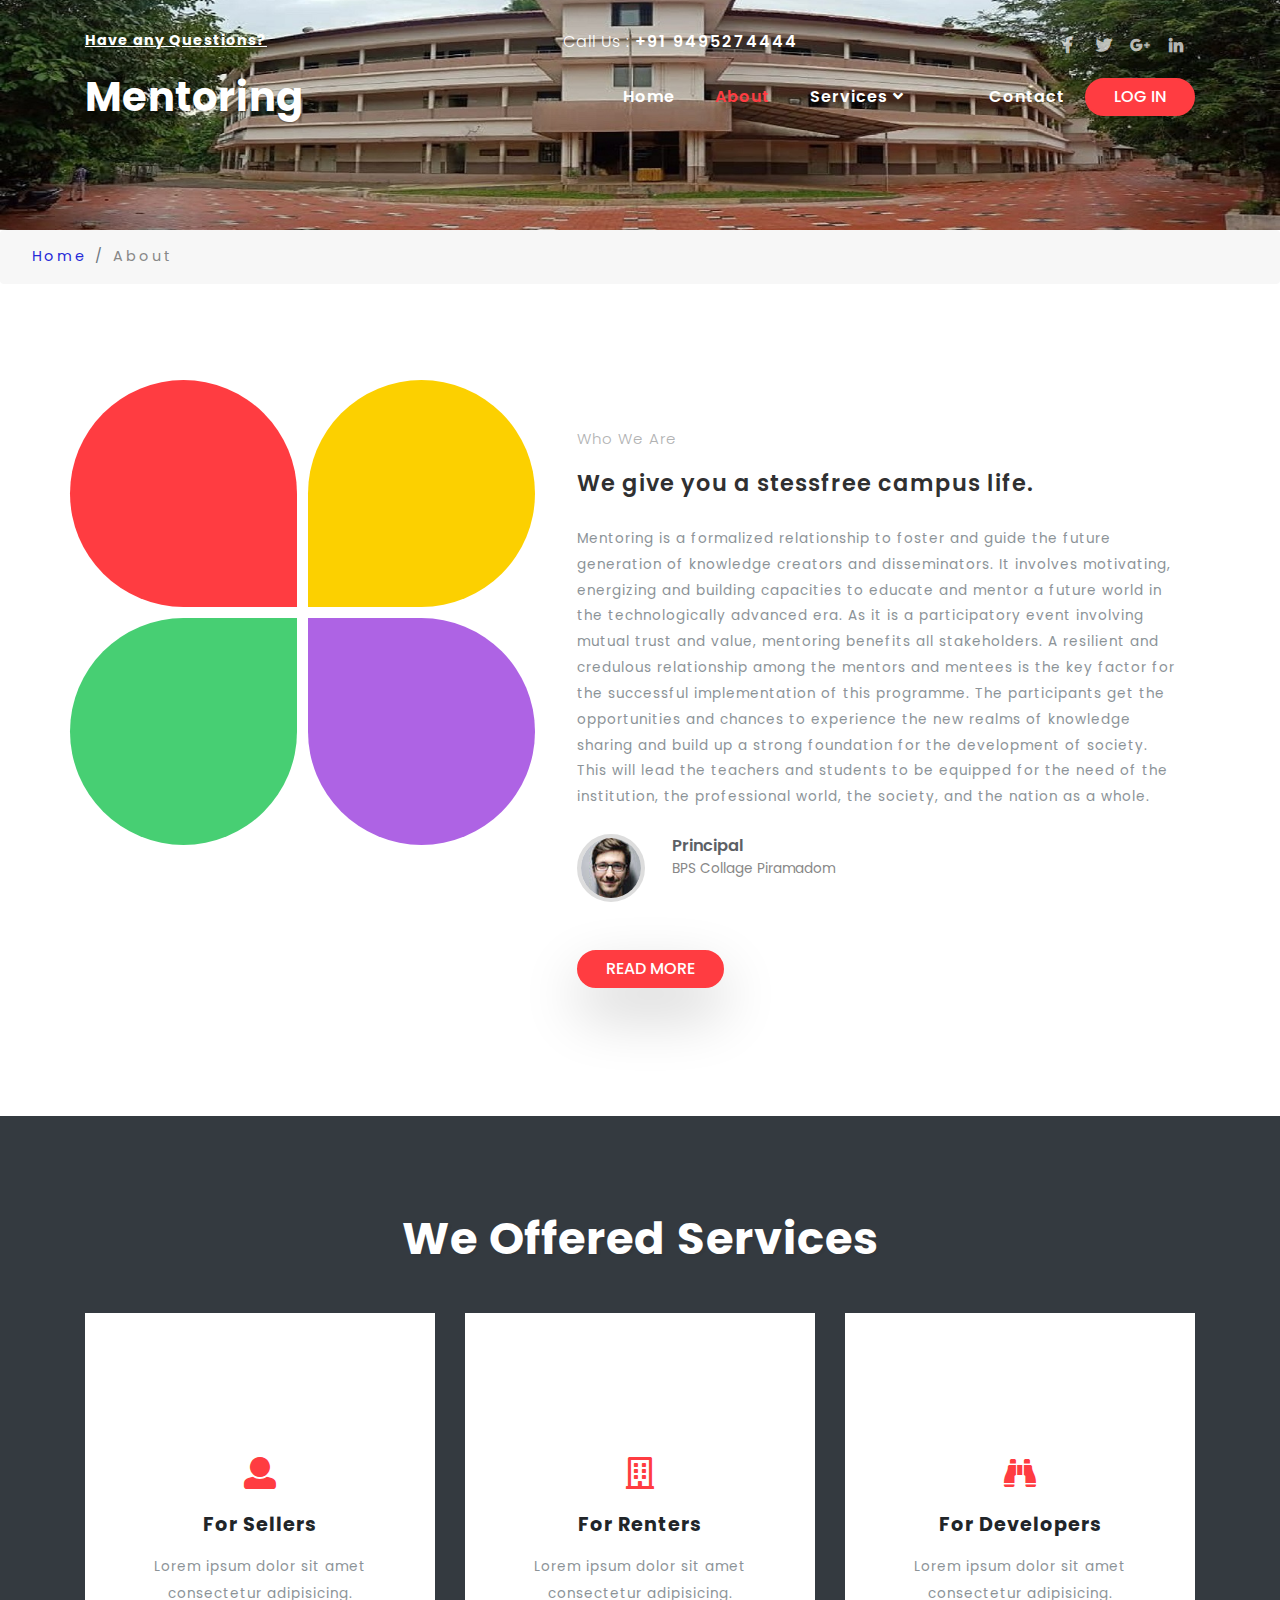
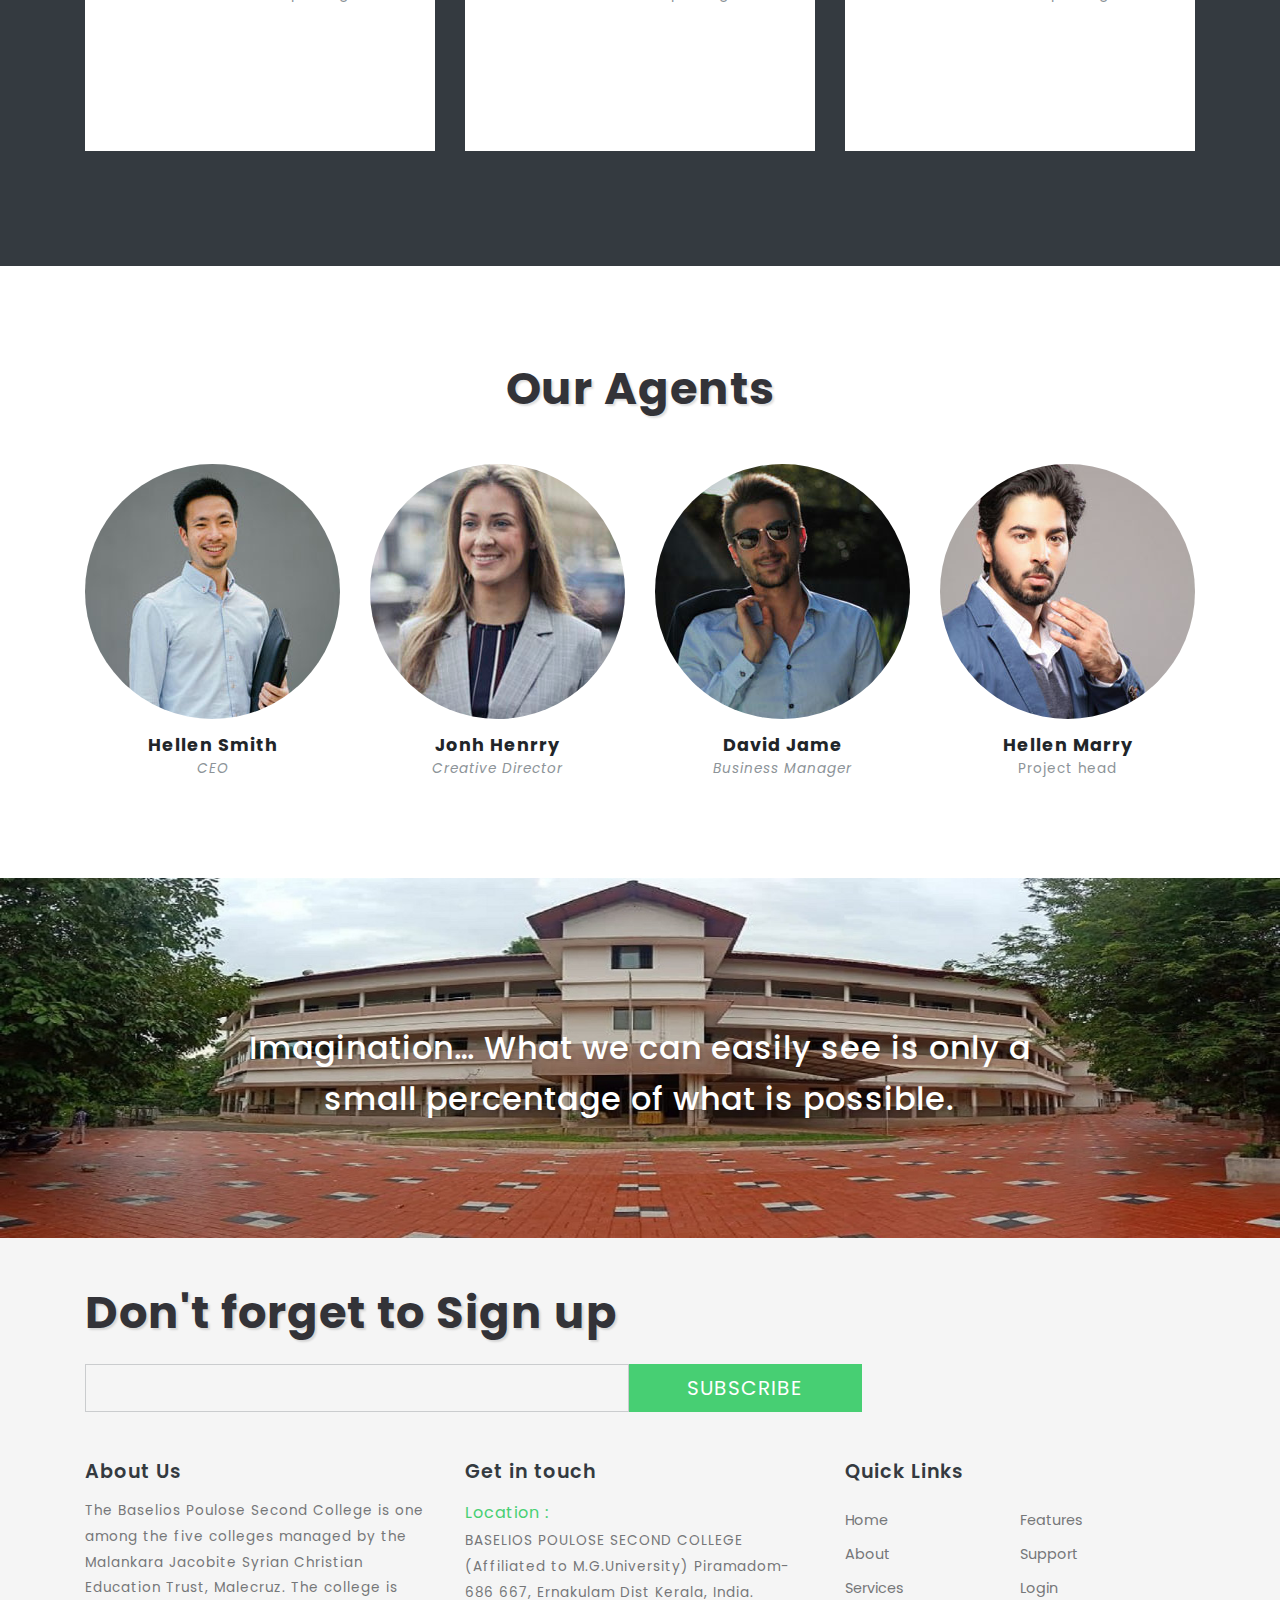
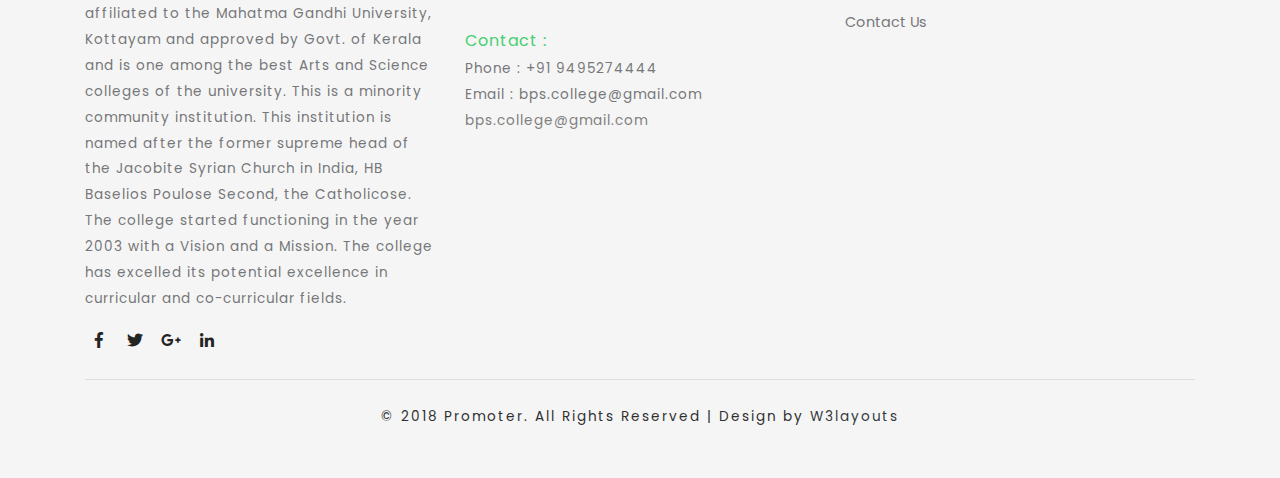
<file: about.html>
<!--
	Author: W3layouts
	Author URL: http://w3layouts.com
	License: Creative Commons Attribution 3.0 Unported
	License URL: http://creativecommons.org/licenses/by/3.0/
-->
<!DOCTYPE html>
<html lang="zxx">

<head>
    <title>Promoter Real estate Category Bootstrap responsive Web Template | About :: w3layouts</title>
    <meta name="viewport" content="width=device-width, initial-scale=1">
    <meta charset="utf-8">
    <meta name="keywords" content="Promoter a Responsive web template, Bootstrap Web Templates, Flat Web Templates, Android Compatible web template, 
Smartphone Compatible web template, free webdesigns for Nokia, Samsung, LG, SonyEricsson, Motorola web design" />
    <script>
        addEventListener("load", function() {
            setTimeout(hideURLbar, 0);
        }, false);

        function hideURLbar() {
            window.scrollTo(0, 1);
        }
    </script>
    <link href="css/bootstrap.css" rel='stylesheet' type='text/css' />
    <link href="css/style.css" rel='stylesheet' type='text/css' />
    <link rel="stylesheet" href="css/owl.theme.css" type="text/css" media="all">
    <link rel="stylesheet" href="css/owl.carousel.css" type="text/css" media="screen" property="" />
    <link href="css/fontawesome-all.css" rel="stylesheet">
    <link href="//fonts.googleapis.com/css?family=Josefin+Sans:100,100i,300,300i,400,400i,600,600i,700,700i" rel="stylesheet">
    <link href="//fonts.googleapis.com/css?family=Poppins:100,100i,200,200i,300,300i,400,400i,500,500i,600,600i,700,700i,800" rel="stylesheet">
</head>

<body>
    <div class="mian-content-wthree inner">
        <div class="container">
            <header>
                <!-- top -->
                <div class="top-head-w3ls text-left">
                    <div class="row top-content-info">
                        <div class="col-lg-5 top-content-left">
                            <h6>Have any Questions?</h6>
                        </div>
                        <div class="col-lg-7 top-content-right">
                            <div class="row">
                                <div class="col-md-6 callnumber text-left">
                                    <h6>Call Us : <span>+91 9495274444</span></h6>
                                </div>
                                <div class="col-md-6 top-social-icons p-0">
                                    <ul class="social-icons d-flex justify-content-end">
                                        <li class="mr-1"><a href="#"><span class="fab fa-facebook-f"></span></a></li>
                                        <li class="mx-1"><a href="#"><span class="fab fa-twitter"></span></a></li>
                                        <li class="mx-1"><a href="#"><span class="fab fa-google-plus-g"></span></a></li>
                                        <li class="mx-1"><a href="#"><span class="fab fa-linkedin-in"></span></a></li>
                                    </ul>
                                </div>
                            </div>
                        </div>

                    </div>
                </div>
                <!-- top -->
                <div class="clearfix"></div>
                <nav class="navbar navbar-expand-lg navbar-light">
                    <div class="logo text-left">
                        <h1>
                            <a class="navbar-brand" href="index.html">
                            Mentoring</a>
                        </h1>
                    </div>
                    <button class="navbar-toggler" type="button" data-toggle="collapse" data-target="#navbarSupportedContent" aria-controls="navbarSupportedContent" aria-expanded="false" aria-label="Toggle navigation">
                            <span class="navbar-toggler-icon">
                              
                            </span>

                        </button>

                    <div class="collapse navbar-collapse" id="navbarSupportedContent">
                        <ul class="navbar-nav ml-lg-auto text-right">
                            <li class="nav-item">
                                <a class="nav-link" href="index.html">Home
                                        <span class="sr-only">(current)</span>
                                    </a>
                            </li>
                            <li class="nav-item active">
                                <a class="nav-link" href="about.html">About</a>
                            </li>
                            <li class="nav-item dropdown">
                                <a class="nav-link dropdown-toggle" href="#" id="navbarDropdown" role="button" data-toggle="dropdown" aria-haspopup="true" aria-expanded="false">
                                        Services
                                        <i class="fas fa-angle-down"></i>
                                    </a>
                                <div class="dropdown-menu" aria-labelledby="navbarDropdown">
                                    <a class="dropdown-item" href="services.html">Services</a>
                                    <a class="dropdown-item" href="services.html" title="">Services 1</a>

                                    <a class="dropdown-item" href="single.html" title="">CMC</a>
                                </div>
                            </li>
                            <li class="nav-item">
                               <!-- <a class="nav-link" href="price.html">Pricing</a>-->
                            </li>
                            <li class="nav-item">
                                <a class="nav-link" href="contact.html">Contact</a>
                            </li>

                        </ul>

                        <div class="log-in">
                            <a class="btn text-uppercase" href="#" data-toggle="modal" data-target="#exampleModalCenter">
                                   Log In</a>
                        </div>
                    </div>

                </nav>
            </header>
            <div class="slide-caption">
                
            </div>
        </div>
    </div>
    <!-- end of main image slider container -->
     <!-- /breadcrumb -->
    <ol class="breadcrumb">
        <li class="breadcrumb-item">
            <a href="index.html">Home</a>
        </li>
        <li class="breadcrumb-item active">About</li>
    </ol>
    <!-- //breadcrumb -->
    <!-- banner-text -->
    <!-- banner-bottom-w3-agile -->
    <section class="banner-bottom-w3-agile py-lg-5 py-md-5 py-3">
        <div class="container">
            <div class="inner-sec-w3ls py-lg-5 py-3">
                <div class="row">
                    <div class="col-lg-5 about-img">
                        <div class="row">
                            <div class="col-md-6 colour-gd">
                                <div class="colour-one">
                                </div>
                            </div>
                            <div class="col-md-6 colour-gd">
                                <div class="colour-two">
                                </div>
                            </div>
                            <div class="col-md-6 colour-gd">
                                <div class="colour-three">
                                </div>
                            </div>
                            <div class="col-md-6 colour-gd">
                                <div class="colour-four">
                                </div>
                            </div>
                        </div>
                    </div>
                    <div class="col-lg-7 about-right">
                        <h4>Who We Are</h4>
                        <h3>We give you a stessfree campus life.</h3>
                        <p class="my-4">Mentoring is a formalized relationship to foster and guide the future generation of knowledge creators and disseminators. It involves motivating, energizing and building capacities to educate and mentor a future world in the technologically advanced era. As it is a participatory event involving mutual trust and value, mentoring benefits all stakeholders. A resilient and credulous relationship among the mentors and mentees is the key factor for the successful implementation of this programme. The participants get the opportunities and chances to experience the new realms of knowledge sharing and build up a strong foundation for the development of society. This will lead the teachers and students to be equipped for the need of the institution, the professional world, the society, and the nation as a whole.</p>

                        <ul class="author d-flex">
                            <li><img class="img-fluid" src="images/author.jpg" alt=""></li>
                            <li><span>Principal</span>BPS Collage Piramadom</li>
                        </ul>
                        <div class="log-in mt-md-5 mt-3">
                            <a class="btn text-uppercase" href="single.html">
                                    Read More</a>
                        </div>
                    </div>
                </div>
            </div>
        </div>
    </section>
    <!-- //banner-bottom-w3-agile -->
    <!-- ab -->
    <!--<section class="banner-bottom-w3-agile bg-light py-lg-5 py-md-5 py-3">
        <div class="container">
            <div class="inner-sec-w3ls py-lg-5 py-3">
                <div class="intro text-center">
                    <h3 class="tittle-w3ls text-center">What Are you Looking For?</h3>
                    <p class="mb-md-5 mb-4">Adipisicing elit sedc eiusmod tempor incididunt ut labore et dolore.</p>
                </div>
                <div class="row mt-lg-5 mt-md-4 mt-4">
                    <div class="col-lg-4 about-in text-left">
                        <div class="card">
                            <div class="card-body">
                                <div class="icon-service"><i class="far fa-building"></i></div>
                                <div class="icon-service-info">
                                    <h5 class="card-title">Apartments</h5>
                                    <p class="card-text">Lorem ipsum dolor sit amet consectetur elit tempor.</p>
                                </div>
                                <div class="clearfix"></div>
                            </div>
                        </div>

                    </div>
                    <div class="col-lg-4 about-in text-left">
                        <div class="card">
                            <div class="card-body">

                                <div class="icon-service"><i class="fas fa-home"></i></div>
                                <div class="icon-service-info">
                                    <h5 class="card-title">Houses</h5>
                                    <p class="card-text">Lorem ipsum dolor sit amet consectetur elit tempor.</p>
                                </div>
                                <div class="clearfix"></div>
                            </div>
                        </div>

                    </div>

                    <div class="col-lg-4 about-in text-left">
                        <div class="card">
                            <div class="card-body">
                                <div class="icon-service"><i class="fas fa-unlock"></i></div>
                                <div class="icon-service-info">
                                    <h5 class="card-title">
                                        Security</h5>
                                    <p class="card-text">Lorem ipsum dolor sit amet consectetur elit tempor.</p>
                                </div>
                                <div class="clearfix"></div>
                            </div>
                        </div>
                    </div>
                    <div class="col-lg-4 about-in text-left">
                        <div class="card">
                            <div class="card-body">
                                <div class="icon-service"><i class="fas fa-headphones"></i></div>
                                <div class="icon-service-info">
                                    <h5 class="card-title">
                                        Support 24/7</h5>
                                    <p class="card-text">Lorem ipsum dolor sit amet consectetur elit tempor.</p>
                                </div>
                                <div class="clearfix"></div>
                            </div>
                        </div>

                    </div>
                    <div class="col-lg-4 about-in text-left">
                        <div class="card">
                            <div class="card-body">
                                <div class="icon-service"><i class="fas fa-users"></i></div>

                                <div class="icon-service-info">
                                    <h5 class="card-title">
                                        Trusted Agents</h5>
                                    <p class="card-text">Lorem ipsum dolor sit amet consectetur elit tempor.</p>
                                </div>
                                <div class="clearfix"></div>
                            </div>
                        </div>

                    </div>

                    <div class="col-lg-4 about-in text-left">
                        <div class="card">
                            <div class="card-body">
                                <div class="icon-service"><i class="far fa-money-bill-alt"></i></div>
                                <div class="icon-service-info">
                                    <h5 class="card-title">Commercial</h5>
                                    <p class="card-text">Lorem ipsum dolor sit amet consectetur elit tempor.</p>
                                </div>
                                <div class="clearfix"></div>
                            </div>
                        </div>
                    </div>

                </div>

            </div>
        </div>
    </section>
    <!-- //ab -->
    <!-- /services -->
    <section class="offered bg-dark py-lg-5 py-md-5 py-3">
        <div class="container">
            <div class="inner-sec-w3ls py-lg-5 py-3">
                <h3 class="tittle-w3ls text-center mb-md-5 mb-4 text-white">We Offered Services</h3>
                <div class="row middle-grids">
                    <div class="col-lg-4 about-in middle-grid-info text-center">
                        <div class="card">
                            <div class="card-body">
                                <i class="fas fa-user mb-2"></i>
                                <h5 class="card-title my-3">For Sellers</h5>
                                <p class="card-text">Lorem ipsum dolor sit amet consectetur adipisicing.
                                </p>
                            </div>
                        </div>
                    </div>
                    <div class="col-lg-4 about-in middle-grid-info text-center">
                        <div class="card">
                            <div class="card-body">
                                <i class="far fa-building mb-2"></i>
                                <h5 class="card-title my-3">For Renters</h5>
                                <p class="card-text">Lorem ipsum dolor sit amet consectetur adipisicing.
                                </p>
                            </div>
                        </div>
                    </div>
                    <div class="col-lg-4 about-in middle-grid-info text-center">
                        <div class="card">
                            <div class="card-body">
                              <i class="fas fa-binoculars mb-2"></i>
                                <h5 class="card-title my-3">For Developers</h5>
                                <p class="card-text">Lorem ipsum dolor sit amet consectetur adipisicing.
                                </p>
                            </div>
                        </div>
                    </div>
                </div>
            </div>
        </div>
    </section>
    <!-- //services -->
    <!-- /services -->
    <section class="banner-bottom-w3-agile py-lg-5 py-md-5 py-3">
        <div class="container">
            <div class="inner-sec-w3ls py-lg-5 py-3">
                <h3 class="tittle-w3ls text-center mb-md-5 mb-4">Our Agents</h3>
                <div class="row">
                    <div class="col-lg-3 team-grids-wthree text-center">
                        <div class="team-info-content">
                            <img src="images/team1.jpg" class="img-fluid" alt="img">
                            <div class="view-caption">

                                <ul class="social-icons-team justify-conten-center">
                                    <li class="mr-1"><a href="#"><span class="fab fa-facebook-f"></span></a></li>
                                    <li class="mx-1"><a href="#"><span class="fab fa-twitter"></span></a></li>
                                    <li class="mx-1"><a href="#"><span class="fab fa-google-plus-g"></span></a></li>
                                </ul>
                            </div>

                        </div>
                        <div class="team-description mt-3">
                            <h4>Hellen Smith</h4>
                            <p class="des font-italic">CEO</p>
                        </div>
                    </div>
                    <div class="col-lg-3 team-grids-wthree text-center">
                        <div class="team-info-content">
                            <img src="images/team2.jpg" class="img-fluid" alt="img">
                            <div class="view-caption">

                                <ul class="social-icons-team justify-conten-center">
                                    <li class="mr-1"><a href="#"><span class="fab fa-facebook-f"></span></a></li>
                                    <li class="mx-1"><a href="#"><span class="fab fa-twitter"></span></a></li>
                                    <li class="mx-1"><a href="#"><span class="fab fa-google-plus-g"></span></a></li>
                                </ul>
                            </div>

                        </div>
                        <div class="team-description mt-3">
                            <h4>Jonh Henrry</h4>
                            <p class="des font-italic">Creative Director</p>
                        </div>
                    </div>
                    <div class="col-lg-3 team-grids-wthree text-center">
                        <div class="team-info-content">
                            <img src="images/team3.jpg" class="img-fluid" alt="img">
                            <div class="view-caption">
                                <ul class="social-icons-team justify-conten-center">
                                    <li class="mr-1"><a href="#"><span class="fab fa-facebook-f"></span></a></li>
                                    <li class="mx-1"><a href="#"><span class="fab fa-twitter"></span></a></li>
                                    <li class="mx-1"><a href="#"><span class="fab fa-google-plus-g"></span></a></li>
                                </ul>
                            </div>
                        </div>
                        <div class="team-description mt-3">
                            <h4>David Jame</h4>
                            <p class="des font-italic">Business Manager</p>
                        </div>
                    </div>
                    <div class="col-lg-3 team-grids-wthree text-center">
                        <div class="team-info-content">
                            <img src="images/team4.jpg" class="img-fluid" alt="img">
                            <div class="view-caption">
                                <ul class="social-icons-team justify-conten-center">
                                    <li class="mr-1"><a href="#"><span class="fab fa-facebook-f"></span></a></li>
                                    <li class="mx-1"><a href="#"><span class="fab fa-twitter"></span></a></li>
                                    <li class="mx-1"><a href="#"><span class="fab fa-google-plus-g"></span></a></li>
                                </ul>
                            </div>
                        </div>
                        <div class="team-description mt-3">
                            <h4>Hellen Marry</h4>
                            <p class="des">Project head</p>
                        </div>
                    </div>
                </div>
            </div>
        </div>
    </section>
    <!-- //services -->
    <!-- /bottom-last -->
    <section class="bottom-last py-5 text-center">
        <div class="bottom-bg">
            <h3>Imagination… What we can easily see is only a small percentage of what is possible.</h3>

        </div>
    </section>
    <!-- //bottom-last -->
    <!--/testimonials-->
    <!--<section class="clients py-md-5 py-3">
        <div class="container">
            <div class="inner-sec-w3ls py-md-5 py-3">
                <h3 class="tittle-w3ls text-center mb-md-5 mb-4">Testimonial</h3>
                <div class="owl-carousel owl-theme">
                    <div class="item">
                        <div class="feedback-info text-left">
                            <div class="feedback-top">
                                <p>Lorem ipsum dolor sit amet consectetur adipisicing elit sedc dnmo eiusmod.</p>
                            </div>
                            <div class="feedback-grids">
                                <div class="feedback-img">
                                    <img src="images/t1.jpg" class="img-fluid rounded-circle" alt="" />
                                </div>
                                <div class="feedback-img-info">
                                    <h5>Mary Jane</h5>
                                    <p>United States
                                        <span>(Company)</span>
                                    </p>
                                </div>
                                <div class="clearfix"> </div>
                            </div>
                        </div>
                    </div>
                    <div class="item">
                        <div class="feedback-info text-left">
                            <div class="feedback-top">
                                <p>Lorem ipsum dolor sit amet consectetur adipisicing elit sedc dnmo eiusmod.</p>
                            </div>
                            <div class="feedback-grids">
                                <div class="feedback-img">
                                    <img src="images/t3.jpg" class="img-fluid rounded-circle" alt="" />
                                </div>
                                <div class="feedback-img-info">
                                    <h5>Steven Wilson</h5>
                                    <p>United States
                                        <span>(Company)</span>
                                    </p>
                                </div>
                                <div class="clearfix"> </div>
                            </div>
                        </div>
                    </div>
                    <div class="item">
                        <div class="feedback-info text-left">
                            <div class="feedback-top">
                                <p>Lorem ipsum dolor sit amet consectetur adipisicing elit sedc dnmo eiusmod.</p>
                            </div>
                            <div class="feedback-grids">
                                <div class="feedback-img">
                                    <img src="images/t2.jpg" class="img-fluid rounded-circle" alt="" />
                                </div>
                                <div class="feedback-img-info">
                                    <h5>Peter guptill</h5>
                                    <p>Vestibulum <span>(Company)</span></p>
                                </div>
                                <div class="clearfix"> </div>
                            </div>
                        </div>
                    </div>
                    <div class="item">
                        <div class="feedback-info text-left">
                            <div class="feedback-top">
                                <p>Lorem ipsum dolor sit amet consectetur adipisicing elit sedc dnmo eiusmod.</p>
                            </div>
                            <div class="feedback-grids">
                                <div class="feedback-img">
                                    <img src="images/t3.jpg" class="img-fluid rounded-circle" alt="" />
                                </div>
                                <div class="feedback-img-info">
                                    <h5>Steven Wilson</h5>
                                    <p>United States
                                        <span>(Company)</span>
                                    </p>
                                </div>
                                <div class="clearfix"> </div>
                            </div>
                        </div>
                    </div>
                    <div class="item">
                        <div class="feedback-info text-left">
                            <div class="feedback-top">
                                <p>Lorem ipsum dolor sit amet consectetur adipisicing elit sedc dnmo eiusmod.</p>
                            </div>
                            <div class="feedback-grids">
                                <div class="feedback-img">
                                    <img src="images/t2.jpg" class="img-fluid rounded-circle" alt="" />
                                </div>
                                <div class="feedback-img-info">
                                    <h5>Peter guptill</h5>
                                    <p>Vestibulum <span>(Company)</span></p>
                                </div>
                                <div class="clearfix"> </div>
                            </div>
                        </div>
                    </div>

                </div>
            </div>
        </div>
    </section>
    <!--//testimonials-->
    <!--footer -->
    <footer class="footer-emp-w3ls py-md-5 py-4">
        <div class="container">
            <div class="newsletter-inner mb-3">
                <h3 class="tittle-w3ls foot text-left mb-lg-4 mb-3">
                    Don't forget to Sign up</h3>
                <div class="newsright mb-lg-4 mb-3">
                    <form action="#" method="post" class="d-flex">
                        <input class="form-control" type="email" placeholder="" name="email" required="">
                        <input class="form-control" type="submit" value="Subscribe">
                        <div class="clearfix"> </div>
                    </form>
                </div>
            </div>
            <div class="row footer-top mt-lg-5">
                <div class="col-lg-4 footer-grid-wthree">
                    <div class="footer-title">
                        <h3>About Us</h3>
                    </div>
                    <div class="footer-text">
                        <p>The Baselios Poulose Second College is one among the five colleges managed by the Malankara Jacobite Syrian Christian Education Trust, Malecruz. The college is affiliated to the Mahatma Gandhi University, Kottayam and approved by Govt. of Kerala and is one among the best Arts and Science colleges of the university. This is a minority community institution. This institution is named after the former supreme head of the Jacobite Syrian Church in India, HB Baselios Poulose Second, the Catholicose. The college started functioning in the year 2003 with a Vision and a Mission. The college has excelled its potential excellence in curricular and co-curricular fields.</p>
                        <ul class="social-icons footer-icons d-flex mt-3">
                            <li class="mr-1"><a href="#"><span class="fab fa-facebook-f"></span></a></li>
                            <li class="mx-1"><a href="#"><span class="fab fa-twitter"></span></a></li>
                            <li class="mx-1"><a href="#"><span class="fab fa-google-plus-g"></span></a></li>
                            <li class="mx-1"><a href="#"><span class="fab fa-linkedin-in"></span></a></li>
                        </ul>
                    </div>
                </div>
                <div class="col-lg-4 footer-grid-wthree">
                    <div class="footer-title">
                        <h3>Get in touch</h3>
                    </div>
                    <div class="contact-info">
                        <h4>Location :</h4>
                        <p>BASELIOS POULOSE SECOND COLLEGE
                            (Affiliated to M.G.University)
                            Piramadom-686 667, Ernakulam Dist
                            Kerala, India.</p>
                        <div class="phone">
                            <h4>Contact :</h4>
                            <p>Phone : +91 9495274444</p>
                            <p>Email : bps.college@gmail.com
                                <a href="bps.college@gmail.com">bps.college@gmail.com</a>
                            </p>
                        </div>
                    </div>
                </div>
                <div class="col-lg-4 footer-grid-wthree">
                    <div class="footer-title">
                        <h3>Quick Links</h3>
                    </div>
                    <ul class="links">
                        <li>
                            <a href="index.html">Home</a>
                        </li>
                        <li>
                            <a href="about.html">About</a>
                        </li>
                       <!-- <li>
                            <a href="price.html">Plans</a>
                        </li>-->
                        <li>
                            <a href="services.html">Services</a>
                        </li>
                        <li>
                            <a href="contact.html">Contact Us</a>
                        </li>
                    </ul>
                    <ul class="links">
                        <li>
                            <a href="services.html">Features</a>
                        </li>
                        <li>
                            <a href="contact.html">Support</a>
                        </li>
                         <li>
                            <a href="#" data-toggle="modal" data-target="#exampleModalCenter">Login</a>
                        </li>
                    </ul>

                    <div class="clearfix"></div>
                </div>
            </div>
            <div class="copyright-w3ls mt-4">
                <p class="copy-right text-center ">&copy; 2018 Promoter. All Rights Reserved | Design by
                    <a href="http://w3layouts.com/"> W3layouts </a>
                </p>
            </div>
        </div>
    </footer>
    <!-- //footer -->
    <!--model-forms-->
    <!--/Login-->
    <div class="modal fade" id="exampleModalCenter" tabindex="-1" role="dialog" aria-hidden="true">
        <div class="modal-dialog modal-dialog-centered" role="document">
            <div class="modal-content">
                <div class="modal-header text-center">
                    <button type="button" class="close" data-dismiss="modal" aria-label="Close">
                        <span aria-hidden="true">&times;</span>
                    </button>
                </div>
                <div class="modal-body">

                    <div class="login px-4 mx-auto mw-100">
                        <h5 class="text-center mb-4">Login Now</h5>
                        <form action="#" method="post">
                            <div class="form-group">
                                <label class="mb-2">Email address</label>
                                <input type="email" class="form-control" id="exampleInputEmail1" aria-describedby="emailHelp" placeholder="" required="">
                                <small id="emailHelp" class="form-text text-muted">We'll never share your email with anyone else.</small>
                            </div>
                            <div class="form-group">
                                <label class="mb-2">Password</label>
                                <input type="password" class="form-control" id="exampleInputPassword1" placeholder="" required="">
                            </div>
                            <div class="form-check mb-2">
                                <input type="checkbox" class="form-check-input" id="exampleCheck1">
                                <label class="form-check-label" for="exampleCheck1">Check me out</label>
                            </div>
                            <button type="submit" class="btn btn-primary submit mb-4">Sign In</button>
                            <p class="text-center pb-4">
                                <a href="#" data-toggle="modal" data-target="#exampleModalCenter2"> Don't have an account?</a>
                            </p>
                        </form>
                    </div>
                </div>

            </div>
        </div>
    </div>
    <!--//Login-->
    <!--/Register-->
    <div class="modal fade" id="exampleModalCenter2" tabindex="-1" role="dialog" aria-hidden="true">
        <div class="modal-dialog modal-dialog-centered" role="document">
            <div class="modal-content">
                <div class="modal-header text-center">
                    <button type="button" class="close" data-dismiss="modal" aria-label="Close">
                        <span aria-hidden="true">&times;</span>
                    </button>
                </div>
                <div class="modal-body">
                    <div class="login px-4 mx-auto mw-100">
                        <h5 class="text-center mb-4">Register Now</h5>
                        <form action="#" method="post">
                            <div class="form-group">
                                <label>First name</label>

                                <input type="text" class="form-control" id="validationDefault01" placeholder="" required="">
                            </div>
                            <div class="form-group">
                                <label>Last name</label>
                                <input type="text" class="form-control" id="validationDefault02" placeholder="" required="">
                            </div>

                            <div class="form-group">
                                <label class="mb-2">Password</label>
                                <input type="password" class="form-control" id="password1" placeholder="" required="">
                            </div>
                            <div class="form-group">
                                <label>Confirm Password</label>
                                <input type="password" class="form-control" id="password2" placeholder="" required="">
                            </div>

                            <button type="submit" class="btn btn-primary submit mb-4">Register</button>
                            <p class="text-center pb-4">
                                <a href="#">By clicking Register, I agree to your terms</a>
                            </p>
                        </form>

                    </div>
                </div>

            </div>
        </div>
    </div>
    <!--//Register-->
    <!--//model-form-->
    <!-- js -->
    <script src="js/jquery-2.2.3.min.js"></script>
    <!-- carousel -->
    <script src="js/owl.carousel.js"></script>
    <script>
        $(document).ready(function() {
            $('.owl-carousel').owlCarousel({
                loop: true,
                margin: 10,
                responsiveClass: true,
                responsive: {
                    0: {
                        items: 1,
                        nav: true
                    },
                    600: {
                        items: 1,
                        nav: false
                    },
                    900: {
                        items: 1,
                        nav: false
                    },
                    1000: {
                        items: 3,
                        nav: true,
                        loop: false,
                        margin: 20
                    }
                }
            })
        })
    </script>
    <!-- //carousel -->
    <script>
        $(document).ready(function() {
            $(".dropdown").hover(
                function() {
                    $('.dropdown-menu', this).stop(true, true).slideDown("fast");
                    $(this).toggleClass('open');
                },
                function() {
                    $('.dropdown-menu', this).stop(true, true).slideUp("fast");
                    $(this).toggleClass('open');
                }
            );
        });
    </script>
    <!-- //dropdown nav -->

    <!-- password-script -->
    <script>
        window.onload = function() {
            document.getElementById("password1").onchange = validatePassword;
            document.getElementById("password2").onchange = validatePassword;
        }

        function validatePassword() {
            var pass2 = document.getElementById("password2").value;
            var pass1 = document.getElementById("password1").value;
            if (pass1 != pass2)
                document.getElementById("password2").setCustomValidity("Passwords Don't Match");
            else
                document.getElementById("password2").setCustomValidity('');
            //empty string means no validation error
        }
    </script>
    <!-- //password-script -->

    <!--/ start-smoth-scrolling -->
    <script src="js/move-top.js"></script>
    <script src="js/easing.js"></script>
    <script>
        jQuery(document).ready(function($) {
            $(".scroll").click(function(event) {
                event.preventDefault();
                $('html,body').animate({
                    scrollTop: $(this.hash).offset().top
                }, 900);
            });
        });
    </script>
    <script>
        $(document).ready(function() {
            /*
            						var defaults = {
            							  containerID: 'toTop', // fading element id
            							containerHoverID: 'toTopHover', // fading element hover id
            							scrollSpeed: 1200,
            							easingType: 'linear' 
            						 };
            						*/

            $().UItoTop({
                easingType: 'easeOutQuart'
            });

        });
    </script>
    <!--// end-smoth-scrolling -->
    <!-- /js -->
    <script src="js/bootstrap.js"></script>
    <!-- //js -->
</body>
</html>
</file>
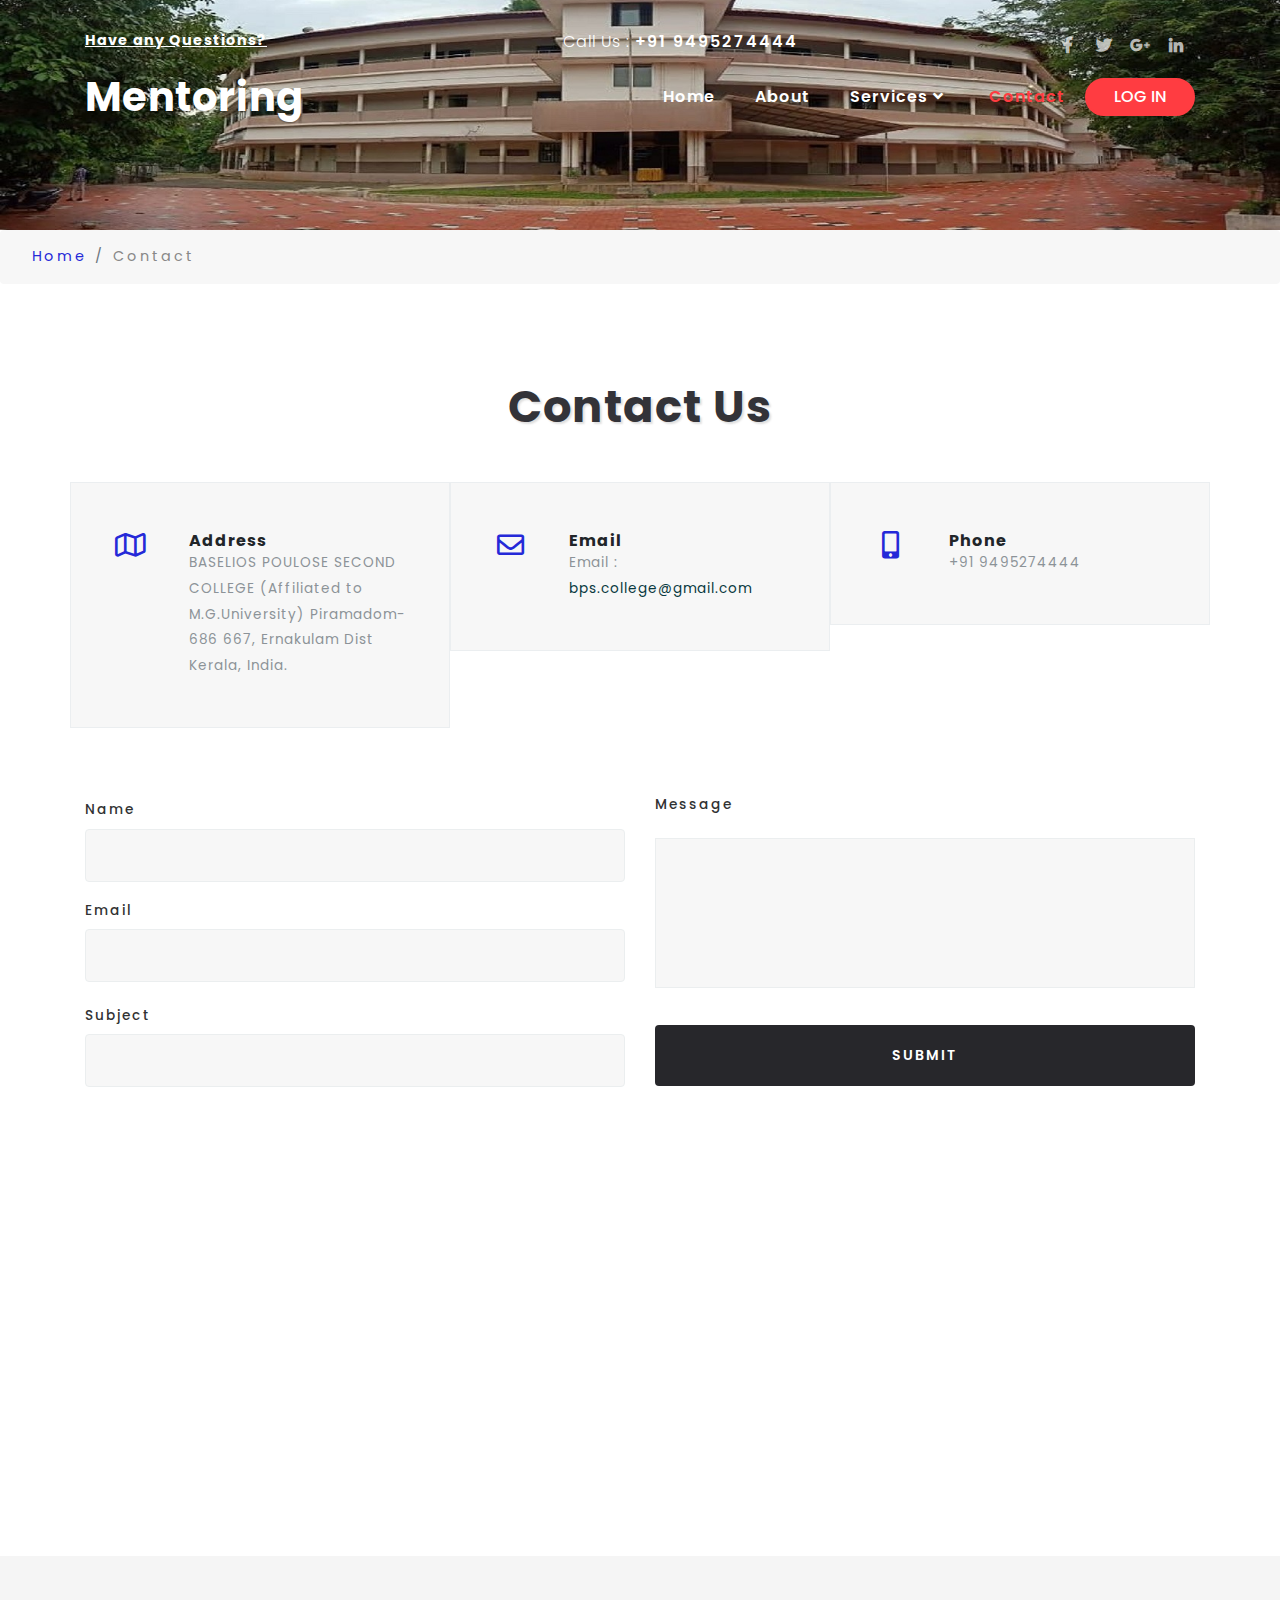
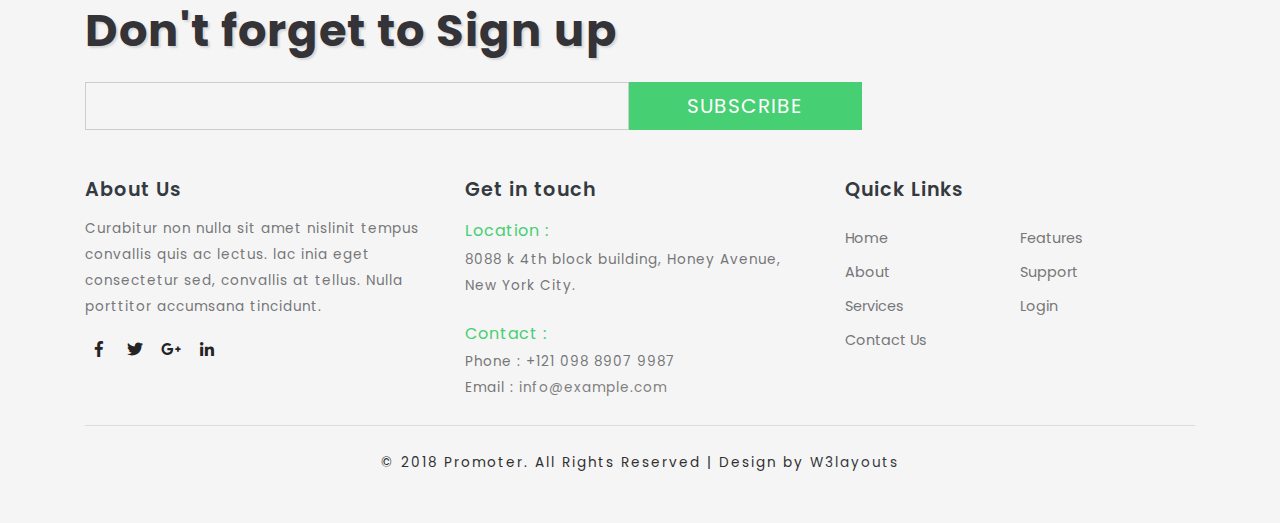
<file: contact.html>
<!--
	Author: W3layouts
	Author URL: http://w3layouts.com
	License: Creative Commons Attribution 3.0 Unported
	License URL: http://creativecommons.org/licenses/by/3.0/
-->
<!DOCTYPE html>
<html lang="zxx">

<head>
    <title>Promoter Real estate Category Bootstrap responsive Web Template | Contact :: w3layouts</title>
    <meta name="viewport" content="width=device-width, initial-scale=1">
    <meta charset="utf-8">
    <meta name="keywords" content="Promoter a Responsive web template, Bootstrap Web Templates, Flat Web Templates, Android Compatible web template, 
Smartphone Compatible web template, free webdesigns for Nokia, Samsung, LG, SonyEricsson, Motorola web design" />
    <script>
        addEventListener("load", function() {
            setTimeout(hideURLbar, 0);
        }, false);

        function hideURLbar() {
            window.scrollTo(0, 1);
        }
    </script>
    <link href="css/bootstrap.css" rel='stylesheet' type='text/css' />
    <link href="css/style.css" rel='stylesheet' type='text/css' />
    <link rel="stylesheet" href="css/contact.css" type="text/css" media="all">
    <link href="css/fontawesome-all.css" rel="stylesheet">
    <link href="//fonts.googleapis.com/css?family=Josefin+Sans:100,100i,300,300i,400,400i,600,600i,700,700i" rel="stylesheet">
    <link href="//fonts.googleapis.com/css?family=Poppins:100,100i,200,200i,300,300i,400,400i,500,500i,600,600i,700,700i,800" rel="stylesheet">
</head>

<body>
    <div class="mian-content-wthree inner">
        <div class="container">
            <header>
                <!-- top -->
                <div class="top-head-w3ls text-left">
                    <div class="row top-content-info">
                        <div class="col-lg-5 top-content-left">
                            <h6>Have any Questions?</h6>
                        </div>
                        <div class="col-lg-7 top-content-right">
                            <div class="row">
                                <div class="col-md-6 callnumber text-left">
                                    <h6>Call Us : <span>+91 9495274444</span></h6>
                                </div>
                                <div class="col-md-6 top-social-icons p-0">
                                    <ul class="social-icons d-flex justify-content-end">
                                        <li class="mr-1"><a href="#"><span class="fab fa-facebook-f"></span></a></li>
                                        <li class="mx-1"><a href="#"><span class="fab fa-twitter"></span></a></li>
                                        <li class="mx-1"><a href="#"><span class="fab fa-google-plus-g"></span></a></li>
                                        <li class="mx-1"><a href="#"><span class="fab fa-linkedin-in"></span></a></li>
                                    </ul>
                                </div>
                            </div>
                        </div>

                    </div>
                </div>
                <!-- top -->
                <div class="clearfix"></div>
                <nav class="navbar navbar-expand-lg navbar-light">
                    <div class="logo text-left">
                        <h1>
                            <a class="navbar-brand" href="index.html">
                            Mentoring</a>
                        </h1>
                    </div>
                    <button class="navbar-toggler" type="button" data-toggle="collapse" data-target="#navbarSupportedContent" aria-controls="navbarSupportedContent" aria-expanded="false" aria-label="Toggle navigation">
                            <span class="navbar-toggler-icon">
                              
                            </span>

                        </button>

                    <div class="collapse navbar-collapse" id="navbarSupportedContent">
                        <ul class="navbar-nav ml-lg-auto text-right">
                            <li class="nav-item">
                                <a class="nav-link" href="index.html">Home
                                        <span class="sr-only">(current)</span>
                                    </a>
                            </li>
                            <li class="nav-item">
                                <a class="nav-link" href="about.html">About</a>
                            </li>
                            <li class="nav-item dropdown">
                                <a class="nav-link dropdown-toggle" href="#" id="navbarDropdown" role="button" data-toggle="dropdown" aria-haspopup="true" aria-expanded="false">
                                        Services
                                        <i class="fas fa-angle-down"></i>
                                    </a>
                                <div class="dropdown-menu" aria-labelledby="navbarDropdown">
                                    <a class="dropdown-item" href="services.html">Services</a>
                                   <!-- <a class="dropdown-item" href="services.html" title="">Services 1</a>-->

                                    <a class="dropdown-item" href="single.html" title="">Single Page</a>
                                </div>
                            </li>
                           <!-- <li class="nav-item">
                                <a class="nav-link" href="price.html">Pricing</a>
                            </li>-->
                            <li class="nav-item active">
                                <a class="nav-link" href="contact.html">Contact</a>
                            </li>

                        </ul>

                        <div class="log-in">
                            <a class="btn text-uppercase" href="#" data-toggle="modal" data-target="#exampleModalCenter">
                                   Log In</a>
                        </div>
                    </div>

                </nav>
            </header>
            <div class="slide-caption">
                
            </div>
        </div>
    </div>
    <!-- end of main image slider container -->
    <!-- /breadcrumb -->
    <ol class="breadcrumb">
        <li class="breadcrumb-item">
            <a href="index.html">Home</a>
        </li>
        <li class="breadcrumb-item active">Contact</li>
    </ol>
    <!-- //breadcrumb -->
    <!-- /Contact-->
    <section class="banner-bottom-w3-agile py-lg-5 py-md-5 py-3">
        <div class="container">
            <div class="inner-sec-w3ls py-lg-5 py-3">
                <h3 class="tittle-w3ls text-center mb-md-5 mb-4">Contact Us</h3>
                <div class="address row">

                    <div class="col-lg-4 address-grid">
                        <div class="row address-info">
                            <div class="col-md-3 address-left text-center">
                                <i class="far fa-map"></i>
                            </div>
                            <div class="col-md-9 address-right text-left">
                                <h6>Address</h6>
                                <p> BASELIOS POULOSE SECOND COLLEGE
                                    (Affiliated to M.G.University)
                                    Piramadom-686 667, Ernakulam Dist
                                    Kerala, India.

                                </p>
                            </div>
                        </div>

                    </div>
                    <div class="col-lg-4 address-grid">
                        <div class="row address-info">
                            <div class="col-md-3 address-left text-center">
                                <i class="far fa-envelope"></i>
                            </div>
                            <div class="col-md-9 address-right text-left">
                                <h6>Email</h6>
                                <p>Email :
                                    <a href="mailto:example@email.com"> bps.college@gmail.com</a>

                                </p>
                            </div>

                        </div>
                    </div>
                    <div class="col-lg-4 address-grid">
                        <div class="row address-info">
                            <div class="col-md-3 address-left text-center">
                                <i class="fas fa-mobile-alt"></i>
                            </div>
                            <div class="col-md-9 address-right text-left">
                                <h6>Phone</h6>
                                <p>+91 9495274444</p>

                            </div>

                        </div>
                    </div>
                </div>
                <div class="contact_grid_right">
                    <form action="#" method="post">
                        <div class="row contact_left_grid">
                            <div class="col-md-6 con-left">
                                <div class="form-group">
                                    <label class="my-2">Name</label>
                                    <input class="form-control" type="text" name="Name" placeholder="" required="">
                                </div>
                                <div class="form-group">
                                    <label>Email</label>
                                    <input class="form-control" type="email" name="Email" placeholder="" required="">
                                </div>
                                <div class="form-group">
                                    <label class="my-2">Subject</label>
                                    <input class="form-control" type="text" name="Subject" placeholder="" required="">
                                </div>
                            </div>
                            <div class="col-md-6 con-right">
                                <div class="form-group">
                                    <label>Message</label>
                                    <textarea id="textarea" placeholder="" required=""></textarea>
                                </div>
                                <input class="form-control" type="submit" value="Submit">

                            </div>
                        </div>
                    </form>
                </div>
            </div>
        </div>
    </section>
    <!-- //Contact -->
    <!--/map-->
    <div class="contact-map">
        <iframe src="https://www.google.com/maps/embed?pb=!1m18!1m12!1m3!1d100949.24429313939!2d-122.44206553967531!3d37.75102885910819!2m3!1f0!2f0!3f0!3m2!1i1024!2i768!4f13.1!3m3!1m2!1s0x80859a6d00690021%3A0x4a501367f076adff!2sSan+Francisco%2C+CA%2C+USA!5e0!3m2!1sen!2sin!4v1472190196783" class="map" style="border:0" allowfullscreen=""></iframe>
    </div>
   <!--//map-->
   <!--footer -->
    <footer class="footer-emp-w3ls py-md-5 py-4">
        <div class="container">
            <div class="newsletter-inner mb-3">
                <h3 class="tittle-w3ls foot text-left mb-lg-4 mb-3">
                    Don't forget to Sign up</h3>
                <div class="newsright mb-lg-4 mb-3">
                    <form action="#" method="post" class="d-flex">
                        <input class="form-control" type="email" placeholder="" name="email" required="">
                        <input class="form-control" type="submit" value="Subscribe">
                        <div class="clearfix"> </div>
                    </form>
                </div>
            </div>
            <div class="row footer-top mt-lg-5">
                <div class="col-lg-4 footer-grid-wthree">
                    <div class="footer-title">
                        <h3>About Us</h3>
                    </div>
                    <div class="footer-text">
                        <p>Curabitur non nulla sit amet nislinit tempus convallis quis ac lectus. lac inia eget consectetur sed, convallis at tellus. Nulla porttitor accumsana tincidunt.</p>
                        <ul class="social-icons footer-icons d-flex mt-3">
                            <li class="mr-1"><a href="#"><span class="fab fa-facebook-f"></span></a></li>
                            <li class="mx-1"><a href="#"><span class="fab fa-twitter"></span></a></li>
                            <li class="mx-1"><a href="#"><span class="fab fa-google-plus-g"></span></a></li>
                            <li class="mx-1"><a href="#"><span class="fab fa-linkedin-in"></span></a></li>
                        </ul>
                    </div>
                </div>
                <div class="col-lg-4 footer-grid-wthree">
                    <div class="footer-title">
                        <h3>Get in touch</h3>
                    </div>
                    <div class="contact-info">
                        <h4>Location :</h4>
                        <p>8088 k 4th block building, Honey Avenue, New York City.</p>
                        <div class="phone">
                            <h4>Contact :</h4>
                            <p>Phone : +121 098 8907 9987</p>
                            <p>Email :
                                <a href="mailto:info@example.com">info@example.com</a>
                            </p>
                        </div>
                    </div>
                </div>
                <div class="col-lg-4 footer-grid-wthree">
                    <div class="footer-title">
                        <h3>Quick Links</h3>
                    </div>
                    <ul class="links">
                        <li>
                            <a href="index.html">Home</a>
                        </li>
                        <li>
                            <a href="about.html">About</a>
                        </li>
                        <li>
                          <!--  <a href="price.html">Plans</a>
                        </li>-->
                        <li>
                            <a href="services.html">Services</a>
                        </li>
                        <li>
                            <a href="contact.html">Contact Us</a>
                        </li>
                    </ul>
                    <ul class="links">
                        <li>
                            <a href="services.html">Features</a>
                        </li>
                        <li>
                            <a href="contact.html">Support</a>
                        </li>
                        <li>
                            <a href="#" data-toggle="modal" data-target="#exampleModalCenter">Login</a>
                        </li>
                    </ul>

                    <div class="clearfix"></div>
                </div>
            </div>
            <div class="copyright-w3ls mt-4">
                <p class="copy-right text-center ">&copy; 2018 Promoter. All Rights Reserved | Design by
                    <a href="http://w3layouts.com/"> W3layouts </a>
                </p>
            </div>
        </div>
    </footer>
    <!-- //footer -->
    <!--model-forms-->
    <!--/Login-->
    <div class="modal fade" id="exampleModalCenter" tabindex="-1" role="dialog" aria-hidden="true">
        <div class="modal-dialog modal-dialog-centered" role="document">
            <div class="modal-content">
                <div class="modal-header text-center">
                    <button type="button" class="close" data-dismiss="modal" aria-label="Close">
                        <span aria-hidden="true">&times;</span>
                    </button>
                </div>
                <div class="modal-body">

                    <div class="login px-4 mx-auto mw-100">
                        <h5 class="text-center mb-4">Login Now</h5>
                        <form action="#" method="post">
                            <div class="form-group">
                                <label class="mb-2">Email address</label>
                                <input type="email" class="form-control" id="exampleInputEmail1" aria-describedby="emailHelp" placeholder="" required="">
                                <small id="emailHelp" class="form-text text-muted">We'll never share your email with anyone else.</small>
                            </div>
                            <div class="form-group">
                                <label class="mb-2">Password</label>
                                <input type="password" class="form-control" id="exampleInputPassword1" placeholder="" required="">
                            </div>
                            <div class="form-check mb-2">
                                <input type="checkbox" class="form-check-input" id="exampleCheck1">
                                <label class="form-check-label" for="exampleCheck1">Check me out</label>
                            </div>
                            <button type="submit" class="btn btn-primary submit mb-4">Sign In</button>
                            <p class="text-center pb-4">
                                <a href="#" data-toggle="modal" data-target="#exampleModalCenter2"> Don't have an account?</a>
                            </p>
                        </form>
                    </div>
                </div>

            </div>
        </div>
    </div>
    <!--//Login-->
    <!--/Register-->
    <div class="modal fade" id="exampleModalCenter2" tabindex="-1" role="dialog" aria-hidden="true">
        <div class="modal-dialog modal-dialog-centered" role="document">
            <div class="modal-content">
                <div class="modal-header text-center">
                    <button type="button" class="close" data-dismiss="modal" aria-label="Close">
                        <span aria-hidden="true">&times;</span>
                    </button>
                </div>
                <div class="modal-body">
                    <div class="login px-4 mx-auto mw-100">
                        <h5 class="text-center mb-4">Register Now</h5>
                        <form action="#" method="post">
                            <div class="form-group">
                                <label>First name</label>

                                <input type="text" class="form-control" id="validationDefault01" placeholder="" required="">
                            </div>
                            <div class="form-group">
                                <label>Last name</label>
                                <input type="text" class="form-control" id="validationDefault02" placeholder="" required="">
                            </div>

                            <div class="form-group">
                                <label class="mb-2">Password</label>
                                <input type="password" class="form-control" id="password1" placeholder="" required="">
                            </div>
                            <div class="form-group">
                                <label>Confirm Password</label>
                                <input type="password" class="form-control" id="password2" placeholder="" required="">
                            </div>

                            <button type="submit" class="btn btn-primary submit mb-4">Register</button>
                            <p class="text-center pb-4">
                                <a href="#">By clicking Register, I agree to your terms</a>
                            </p>
                        </form>

                    </div>
                </div>

            </div>
        </div>
    </div>
    <!--//Register-->
    <!--//model-form-->
    <!-- js -->
    <script src="js/jquery-2.2.3.min.js"></script>
    <script>
        $(document).ready(function() {
            $(".dropdown").hover(
                function() {
                    $('.dropdown-menu', this).stop(true, true).slideDown("fast");
                    $(this).toggleClass('open');
                },
                function() {
                    $('.dropdown-menu', this).stop(true, true).slideUp("fast");
                    $(this).toggleClass('open');
                }
            );
        });
    </script>
    <!-- //dropdown nav -->
    <!-- password-script -->
    <script>
        window.onload = function() {
            document.getElementById("password1").onchange = validatePassword;
            document.getElementById("password2").onchange = validatePassword;
        }

        function validatePassword() {
            var pass2 = document.getElementById("password2").value;
            var pass1 = document.getElementById("password1").value;
            if (pass1 != pass2)
                document.getElementById("password2").setCustomValidity("Passwords Don't Match");
            else
                document.getElementById("password2").setCustomValidity('');
            //empty string means no validation error
        }
    </script>
    <!-- //password-script -->
    <!--/ start-smoth-scrolling -->
    <script src="js/move-top.js"></script>
    <script src="js/easing.js"></script>
    <script>
        jQuery(document).ready(function($) {
            $(".scroll").click(function(event) {
                event.preventDefault();
                $('html,body').animate({
                    scrollTop: $(this.hash).offset().top
                }, 900);
            });
        });
    </script>
    <script>
        $(document).ready(function() {
            /*
            						var defaults = {
            							  containerID: 'toTop', // fading element id
            							containerHoverID: 'toTopHover', // fading element hover id
            							scrollSpeed: 1200,
            							easingType: 'linear' 
            						 };
            						*/

            $().UItoTop({
                easingType: 'easeOutQuart'
            });

        });
    </script>
    <!--// end-smoth-scrolling -->
    <!-- /js -->
    <script src="js/bootstrap.js"></script>
    <!-- //js -->
</body>

</html>
</file>
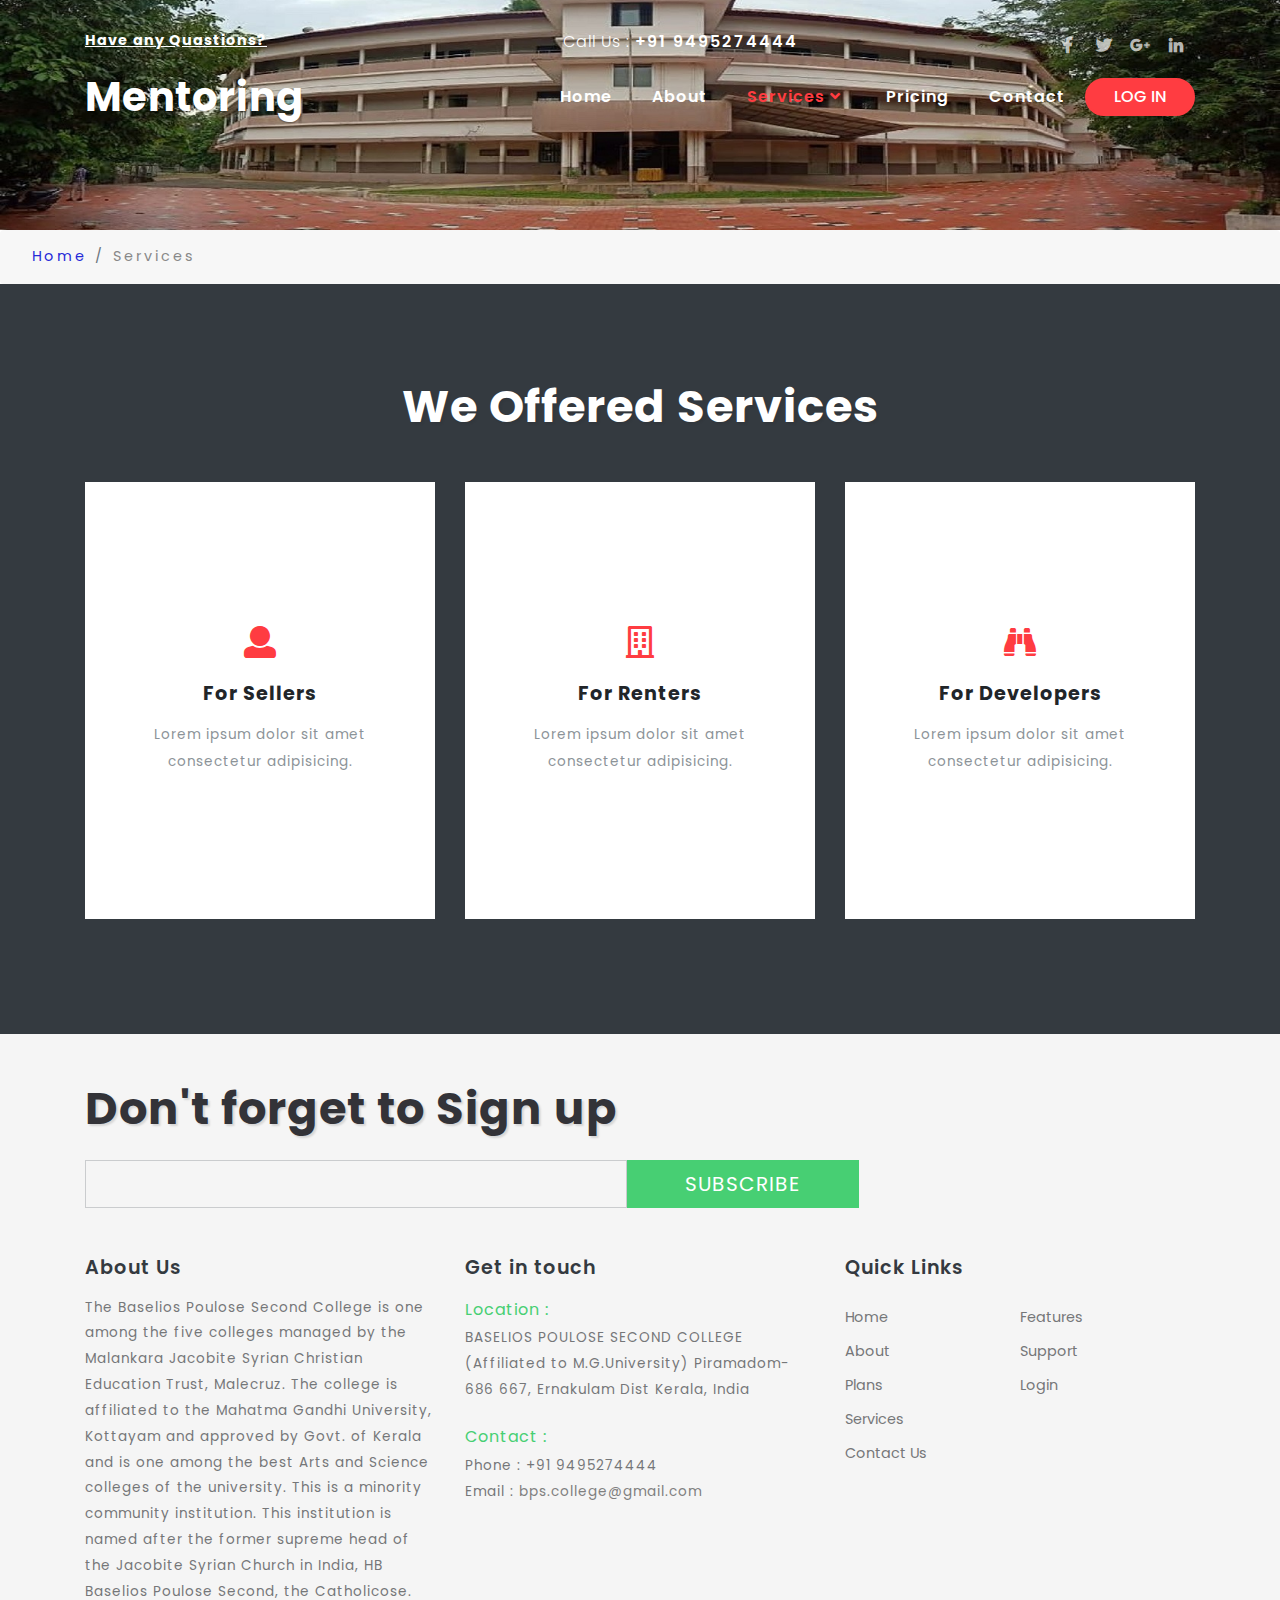
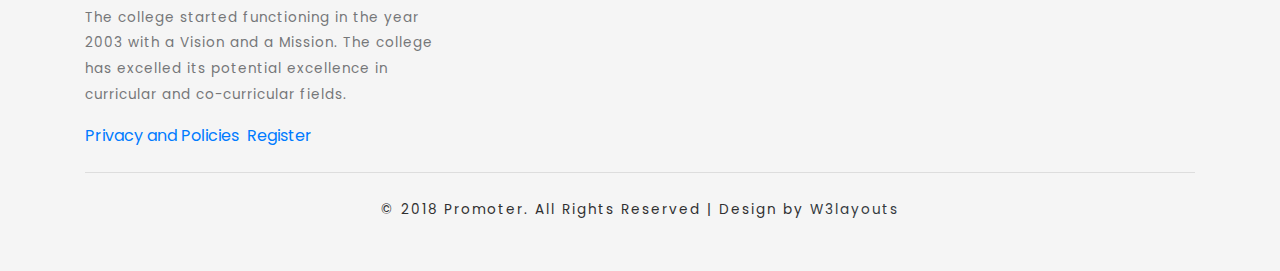
<file: services.html>
<!--
	Author: W3layouts
	Author URL: http://w3layouts.com
	License: Creative Commons Attribution 3.0 Unported
	License URL: http://creativecommons.org/licenses/by/3.0/
-->
<!DOCTYPE html>
<html lang="zxx">

<head>
    <title>Promoter Real estate Category Bootstrap responsive Web Template | Services :: w3layouts</title>
    <meta name="viewport" content="width=device-width, initial-scale=1">
    <meta charset="utf-8">
    <meta name="keywords" content="Promoter a Responsive web template, Bootstrap Web Templates, Flat Web Templates, Android Compatible web template, 
Smartphone Compatible web template, free webdesigns for Nokia, Samsung, LG, SonyEricsson, Motorola web design" />
    <script>
        addEventListener("load", function() {
            setTimeout(hideURLbar, 0);
        }, false);

        function hideURLbar() {
            window.scrollTo(0, 1);
        }
    </script>
    <link href="css/bootstrap.css" rel='stylesheet' type='text/css' />
    <link href="css/style.css" rel='stylesheet' type='text/css' />
    <link rel="stylesheet" href="css/owl.theme.css" type="text/css" media="all">
    <link rel="stylesheet" href="css/owl.carousel.css" type="text/css" media="screen" property="" />
    <link href="css/prettyPhoto.css" rel="stylesheet" type="text/css" />
    <link href="css/fontawesome-all.css" rel="stylesheet">
    <link href="//fonts.googleapis.com/css?family=Josefin+Sans:100,100i,300,300i,400,400i,600,600i,700,700i" rel="stylesheet">
    <link href="//fonts.googleapis.com/css?family=Poppins:100,100i,200,200i,300,300i,400,400i,500,500i,600,600i,700,700i,800" rel="stylesheet">
</head>

<body>
    <div class="mian-content-wthree inner">
        <div class="container">
            <header>
                <!-- top -->
                <div class="top-head-w3ls text-left">
                    <div class="row top-content-info">
                        <div class="col-lg-5 top-content-left">
                            <h6>Have any Quastions?</h6>
                        </div>
                        <div class="col-lg-7 top-content-right">
                            <div class="row">
                                <div class="col-md-6 callnumber text-left">
                                    <h6>Call Us : <span>+91 9495274444</span></h6>
                                </div>
                                <div class="col-md-6 top-social-icons p-0">
                                    <ul class="social-icons d-flex justify-content-end">
                                        <li class="mr-1"><a href="#"><span class="fab fa-facebook-f"></span></a></li>
                                        <li class="mx-1"><a href="#"><span class="fab fa-twitter"></span></a></li>
                                        <li class="mx-1"><a href="#"><span class="fab fa-google-plus-g"></span></a></li>
                                        <li class="mx-1"><a href="#"><span class="fab fa-linkedin-in"></span></a></li>
                                    </ul>
                                </div>
                            </div>
                        </div>

                    </div>
                </div>
                <!-- top -->
                <div class="clearfix"></div>
                <nav class="navbar navbar-expand-lg navbar-light">
                    <div class="logo text-left">
                        <h1>
                            <a class="navbar-brand" href="index.html">
                            Mentoring</a>
                        </h1>
                    </div>
                    <button class="navbar-toggler" type="button" data-toggle="collapse" data-target="#navbarSupportedContent" aria-controls="navbarSupportedContent" aria-expanded="false" aria-label="Toggle navigation">
                            <span class="navbar-toggler-icon">
                              
                            </span>

                        </button>

                    <div class="collapse navbar-collapse" id="navbarSupportedContent">
                        <ul class="navbar-nav ml-lg-auto text-right">
                            <li class="nav-item">
                                <a class="nav-link" href="index.html">Home
                                        <span class="sr-only">(current)</span>
                                    </a>
                            </li>
                            <li class="nav-item">
                                <a class="nav-link" href="about.html">About</a>
                            </li>
                            <li class="nav-item dropdown active">
                                <a class="nav-link dropdown-toggle" href="#" id="navbarDropdown" role="button" data-toggle="dropdown" aria-haspopup="true" aria-expanded="false">
                                        Services
                                        <i class="fas fa-angle-down"></i>
                                    </a>
                                <div class="dropdown-menu" aria-labelledby="navbarDropdown">
                                    <a class="dropdown-item" href="services.html">Services</a>
                                    <a class="dropdown-item" href="services.html" title="">Services 1</a>

                                    <a class="dropdown-item" href="single.html" title="">Single Page</a>
                                </div>
                            </li>
                            <li class="nav-item">
                                <a class="nav-link" href="price.html">Pricing</a>
                            </li>
                            <li class="nav-item">
                                <a class="nav-link" href="contact.html">Contact</a>
                            </li>

                        </ul>

                        <div class="log-in">
                            <a class="btn text-uppercase" href="#" data-toggle="modal" data-target="#exampleModalCenter">
                                   Log In</a>
                        </div>
                    </div>

                </nav>
            </header>
            <div class="slide-caption">

            </div>
        </div>
    </div>
    <!-- end of main image slider container -->
    <!-- /breadcrumb -->
    <ol class="breadcrumb">
        <li class="breadcrumb-item">
            <a href="index.html">Home</a>
        </li>
        <li class="breadcrumb-item active">Services</li>
    </ol>
    <!-- //breadcrumb -->
    <!-- ab -->
    <!--<section class="banner-bottom-w3-agile py-lg-5 py-md-5 py-3">
        <div class="container">
            <div class="inner-sec-w3ls py-lg-5 py-3">
                <div class="intro text-center">
                    <h3 class="tittle-w3ls text-center">What Are you Looking For?</h3>
                    <p class="mb-md-5 mb-4">Adipisicing elit sedc eiusmod tempor incididunt ut labore et dolore.</p>
                </div>
                <div class="row mt-lg-5 mt-md-4 mt-4">
                    <div class="col-lg-4 about-in text-left">
                        <div class="card">
                            <div class="card-body">
                                <div class="icon-service"><i class="far fa-building"></i></div>
                                <div class="icon-service-info">
                                    <h5 class="card-title">Apartments</h5>
                                    <p class="card-text">Lorem ipsum dolor sit amet consectetur elit tempor.</p>
                                </div>
                                <div class="clearfix"></div>
                            </div>
                        </div>

                    </div>
                    <div class="col-lg-4 about-in text-left">
                        <div class="card">
                            <div class="card-body">

                                <div class="icon-service"><i class="fas fa-home"></i></div>
                                <div class="icon-service-info">
                                    <h5 class="card-title">Houses</h5>
                                    <p class="card-text">Lorem ipsum dolor sit amet consectetur elit tempor.</p>
                                </div>
                                <div class="clearfix"></div>
                            </div>
                        </div>

                    </div>

                    <div class="col-lg-4 about-in text-left">
                        <div class="card">
                            <div class="card-body">
                                <div class="icon-service"><i class="fas fa-unlock"></i></div>
                                <div class="icon-service-info">
                                    <h5 class="card-title">
                                        Security</h5>
                                    <p class="card-text">Lorem ipsum dolor sit amet consectetur elit tempor.</p>
                                </div>
                                <div class="clearfix"></div>
                            </div>
                        </div>
                    </div>
                    <div class="col-lg-4 about-in text-left">
                        <div class="card">
                            <div class="card-body">
                                <div class="icon-service"><i class="fas fa-headphones"></i></div>
                                <div class="icon-service-info">
                                    <h5 class="card-title">
                                        Support 24/7</h5>
                                    <p class="card-text">Lorem ipsum dolor sit amet consectetur elit tempor.</p>
                                </div>
                                <div class="clearfix"></div>
                            </div>
                        </div>

                    </div>
                    <div class="col-lg-4 about-in text-left">
                        <div class="card">
                            <div class="card-body">
                                <div class="icon-service"><i class="fas fa-users"></i></div>

                                <div class="icon-service-info">
                                    <h5 class="card-title">
                                        Trusted Agents</h5>
                                    <p class="card-text">Lorem ipsum dolor sit amet consectetur elit tempor.</p>
                                </div>
                                <div class="clearfix"></div>
                            </div>
                        </div>

                    </div>

                    <div class="col-lg-4 about-in text-left">
                        <div class="card">
                            <div class="card-body">
                                <div class="icon-service"><i class="far fa-money-bill-alt"></i></div>
                                <div class="icon-service-info">
                                    <h5 class="card-title">Commercial</h5>
                                    <p class="card-text">Lorem ipsum dolor sit amet consectetur elit tempor.</p>
                                </div>
                                <div class="clearfix"></div>
                            </div>
                        </div>
                    </div>

                </div>

            </div>
        </div>
    </section>
    <!-- //ab -->
    <!-- /services -->
    <section class="offered bg-dark py-lg-5 py-md-5 py-3">
        <div class="container">
            <div class="inner-sec-w3ls py-lg-5 py-3">
                <h3 class="tittle-w3ls text-center mb-md-5 mb-4 text-white">We Offered Services</h3>
                <div class="row middle-grids">
                    <div class="col-lg-4 about-in middle-grid-info text-center">
                        <div class="card">
                            <div class="card-body">
                                <i class="fas fa-user mb-2"></i>
                                <h5 class="card-title my-3">For Sellers</h5>
                                <p class="card-text">Lorem ipsum dolor sit amet consectetur adipisicing.
                                </p>
                            </div>
                        </div>
                    </div>
                    <div class="col-lg-4 about-in middle-grid-info text-center">
                        <div class="card">
                            <div class="card-body">
                                <i class="far fa-building mb-2"></i>
                                <h5 class="card-title my-3">For Renters</h5>
                                <p class="card-text">Lorem ipsum dolor sit amet consectetur adipisicing.
                                </p>
                            </div>
                        </div>
                    </div>
                    <div class="col-lg-4 about-in middle-grid-info text-center">
                        <div class="card">
                            <div class="card-body">
                                <i class="fas fa-binoculars mb-2"></i>
                                <h5 class="card-title my-3">For Developers</h5>
                                <p class="card-text">Lorem ipsum dolor sit amet consectetur adipisicing.
                                </p>
                            </div>
                        </div>
                    </div>
                </div>
            </div>
        </div>
    </section>
    <!-- //services -->
    <!-- /Properties -->
    <!--<section class="banner-bottom-w3-agile py-lg-5 py-md-5 py-3">
        <div class="container">
            <div class="inner-sec-w3ls py-lg-5 py-3">
                <div class="intro text-center">
                    <h3 class="tittle-w3ls text-center">Recent Properties</h3>
                    <p class="mb-md-5 mb-4">Adipisicing elit sedc eiusmod tempor incididunt ut labore et dolore.</p>
                </div>
                <div class="row mt-lg-5 mt-md-4 mt-4">
                    <div class="col-lg-4 about-in text-left">
                        <img class="img-fluid" src="images/g1.jpg" alt="">
                        <div class="property-info-list">
                            <div class="detail">
                                <h4 class="title">
                                    <a href="single.html">Tittle goes here</a>
                                </h4>
                                <div class="location">
                                    <a href="single.html">
                                   <i class="fas fa-map-marker-alt"></i> 123 Location. Example City,
                                </a>
                                </div>
                                <ul class="facilities-list recent clearfix">
                                    <li>
                                        <i class="fas fa-bed"></i> 3 Bedrooms
                                    </li>
                                    <li>
                                        <i class="fas fa-bath"></i> 2 Bathrooms
                                    </li>
                                    <li>
                                        <i class="far fa-building"></i> Sq Ft:3400
                                    </li>
                                    <li>
                                        <i class="far fa-building"></i> 1 Garage
                                    </li>
                                </ul>
                            </div>
                            <div class="footer-properties">
                                <a class="admin" href="#">
                                <i class="fa fa-user"></i> Jhon Doe
                            </a>
                                <span>
                                <i class="fa fa-calendar-o"></i> 2 years ago
                            </span>
                            </div>
                        </div>
                    </div>
                    <div class="col-lg-4 about-in text-left">
                        <img class="img-fluid" src="images/g2.jpg" alt="">
                        <div class="property-info-list">
                            <div class="detail">
                                <h4 class="title">
                                    <a href="single.html">Tittle goes here</a>
                                </h4>
                                <div class="location">
                                    <a href="single.html">
                                   <i class="fas fa-map-marker-alt"></i> 123 Location. Example City,
                                </a>
                                </div>
                                 <ul class="facilities-list recent clearfix">
                                    <li>
                                        <i class="fas fa-bed"></i> 3 Bedrooms
                                    </li>
                                    <li>
                                        <i class="fas fa-bath"></i> 2 Bathrooms
                                    </li>
                                    <li>
                                        <i class="far fa-building"></i> Sq Ft:3400
                                    </li>
                                    <li>
                                        <i class="far fa-building"></i> 1 Garage
                                    </li>
                                </ul>
                            </div>
                            <div class="footer-properties">
                                <a class="admin" href="#">
                                <i class="fa fa-user"></i> Jhon Doe
                            </a>
                                <span>
                                <i class="fa fa-calendar-o"></i> 1 years ago
                            </span>
                            </div>
                        </div>
                    </div>

                    <div class="col-lg-4 about-in text-left">
                        <img class="img-fluid" src="images/g7.jpg" alt="">
                        <div class="property-info-list">
                            <div class="detail">
                                <h4 class="title">
                                    <a href="single.html">Tittle goes here</a>
                                </h4>
                                <div class="location">
                                    <a href="single.html">
                                   <i class="fas fa-map-marker-alt"></i> 123 Location. Example City,
                                </a>
                                </div>
                                <ul class="facilities-list recent clearfix">
                                    <li>
                                        <i class="fas fa-bed"></i> 3 Bedrooms
                                    </li>
                                    <li>
                                        <i class="fas fa-bath"></i> 2 Bathrooms
                                    </li>
                                    <li>
                                        <i class="far fa-building"></i> Sq Ft:3400
                                    </li>
                                    <li>
                                        <i class="far fa-building"></i> 1 Garage
                                    </li>
                                </ul>
                            </div>
                            <div class="footer-properties">
                                <a class="admin" href="#">
                                <i class="fa fa-user"></i> Jhon Doe
                            </a>
                                <span>
                                <i class="fa fa-calendar-o"></i> 4 years ago
                            </span>
                            </div>
                        </div>
                    </div>
                </div>
            </div>
        </div>
    </section>
    <!-- //Properties -->
    <!--footer -->
    <footer class="footer-emp-w3ls py-md-5 py-4">
        <div class="container">
            <div class="newsletter-inner mb-3">
                <h3 class="tittle-w3ls foot text-left mb-lg-4 mb-3">
                    Don't forget to Sign up</h3>
                <div class="newsright mb-lg-4 mb-3">
                    <form action="#" method="post" class="d-flex">
                        <input class="form-control" type="email" placeholder="" name="email" required="">
                        <input class="form-control" type="submit" value="Subscribe">
                        <div class="clearfix"> </div>
                    </form>
                </div>
            </div>
            <div class="row footer-top mt-lg-5">
                <div class="col-lg-4 footer-grid-wthree">
                    <div class="footer-title">
                        <h3>About Us</h3>
                    </div>
                    <div class="footer-text">
                        <p>The Baselios Poulose Second College is one among the five colleges managed by the Malankara Jacobite Syrian Christian Education Trust, Malecruz. The college is affiliated to the Mahatma Gandhi University, Kottayam and approved by Govt. of Kerala and is one among the best Arts and Science colleges of the university. This is a minority community institution. This institution is named after the former supreme head of the Jacobite Syrian Church in India, HB Baselios Poulose Second, the Catholicose. The college started functioning in the year 2003 with a Vision and a Mission. The college has excelled its potential excellence in curricular and co-curricular fields.</p>
                        <ul class="social-icons footer-icons d-flex mt-3">
                            <li class="mr-1"><a href="#">Privacy and Policies</a></li>
                            <li class="mx-1"> <a href="#" data-toggle="modal" data-target="#exampleModalCenter2">Register</a></li>
                            
                        </ul>
                    </div>
                </div>
                <div class="col-lg-4 footer-grid-wthree">
                    <div class="footer-title">
                        <h3>Get in touch</h3>
                    </div>
                    <div class="contact-info">
                        <h4>Location :</h4>
                        <p>BASELIOS POULOSE SECOND COLLEGE
                            (Affiliated to M.G.University)
                            Piramadom-686 667, Ernakulam Dist
                            Kerala, India</p>
                        <div class="phone">
                            <h4>Contact :</h4>
                            <p>Phone : +91 9495274444</p>
                            <p>Email :
                                <a href="bps.college@gmail.com">bps.college@gmail.com</a>
                            </p>
                        </div>
                    </div>
                </div>
                <div class="col-lg-4 footer-grid-wthree">
                    <div class="footer-title">
                        <h3>Quick Links</h3>
                    </div>
                    <ul class="links">
                        <li>
                            <a href="index.html">Home</a>
                        </li>
                        <li>
                            <a href="about.html">About</a>
                        </li>
                        <li>
                            <a href="price.html">Plans</a>
                        </li>
                        <li>
                            <a href="services.html">Services</a>
                        </li>
                        <li>
                            <a href="contact.html">Contact Us</a>
                        </li>
                    </ul>
                    <ul class="links">
                        <li>
                            <a href="services.html">Features</a>
                        </li>
                        <li>
                            <a href="contact.html">Support</a>
                        </li>
                         <li>
                            <a href="#" data-toggle="modal" data-target="#exampleModalCenter">Login</a>
                        </li>
                    </ul>

                    <div class="clearfix"></div>
                </div>
            </div>
            <div class="copyright-w3ls mt-4">
                <p class="copy-right text-center ">&copy; 2018 Promoter. All Rights Reserved | Design by
                    <a href="http://w3layouts.com/"> W3layouts </a>
                </p>
            </div>
        </div>
    </footer>
    <!-- //footer -->
    <!--model-forms-->
    <!--/Login-->
    <div class="modal fade" id="exampleModalCenter" tabindex="-1" role="dialog" aria-hidden="true">
        <div class="modal-dialog modal-dialog-centered" role="document">
            <div class="modal-content">
                <div class="modal-header text-center">
                    <button type="button" class="close" data-dismiss="modal" aria-label="Close">
                        <span aria-hidden="true">&times;</span>
                    </button>
                </div>
                <div class="modal-body">

                    <div class="login px-4 mx-auto mw-100">
                        <h5 class="text-center mb-4">Login Now</h5>
                        <form action="#" method="post">
                            <div class="form-group">
                                <label class="mb-2">Email address</label>
                                <input type="email" class="form-control" id="exampleInputEmail1" aria-describedby="emailHelp" placeholder="" required="">
                                <small id="emailHelp" class="form-text text-muted">We'll never share your email with anyone else.</small>
                            </div>
                            <div class="form-group">
                                <label class="mb-2">Password</label>
                                <input type="password" class="form-control" id="exampleInputPassword1" placeholder="" required="">
                            </div>
                            <div class="form-check mb-2">
                                <input type="checkbox" class="form-check-input" id="exampleCheck1">
                                <label class="form-check-label" for="exampleCheck1">Check me out</label>
                            </div>
                            <button type="submit" class="btn btn-primary submit mb-4">Sign In</button>
                            <p class="text-center pb-4">
                                <a href="#" data-toggle="modal" data-target="#exampleModalCenter2"> Don't have an account?</a>
                            </p>
                        </form>
                    </div>
                </div>

            </div>
        </div>
    </div>
    <!--//Login-->
    <!--/Register-->
    <div class="modal fade" id="exampleModalCenter2" tabindex="-1" role="dialog" aria-hidden="true">
        <div class="modal-dialog modal-dialog-centered" role="document">
            <div class="modal-content">
                <div class="modal-header text-center">
                    <button type="button" class="close" data-dismiss="modal" aria-label="Close">
                        <span aria-hidden="true">&times;</span>
                    </button>
                </div>
                <div class="modal-body">
                    <div class="login px-4 mx-auto mw-100">
                        <h5 class="text-center mb-4">Register Now</h5>
                        <form action="#" method="post">
                            <div class="form-group">
                                <label>First name</label>

                                <input type="text" class="form-control" id="validationDefault01" placeholder="" required="">
                            </div>
                            <div class="form-group">
                                <label>Last name</label>
                                <input type="text" class="form-control" id="validationDefault02" placeholder="" required="">
                            </div>

                            <div class="form-group">
                                <label class="mb-2">Password</label>
                                <input type="password" class="form-control" id="password1" placeholder="" required="">
                            </div>
                            <div class="form-group">
                                <label>Confirm Password</label>
                                <input type="password" class="form-control" id="password2" placeholder="" required="">
                            </div>

                            <button type="submit" class="btn btn-primary submit mb-4">Register</button>
                            <p class="text-center pb-4">
                                <a href="#">By clicking Register, I agree to your terms</a>
                            </p>
                        </form>

                    </div>
                </div>

            </div>
        </div>
    </div>
    <!--//Register-->
    <!--//model-form-->
    <!-- js -->
    <script src="js/jquery-2.2.3.min.js"></script>
    <script>
        $(document).ready(function() {
            $(".dropdown").hover(
                function() {
                    $('.dropdown-menu', this).stop(true, true).slideDown("fast");
                    $(this).toggleClass('open');
                },
                function() {
                    $('.dropdown-menu', this).stop(true, true).slideUp("fast");
                    $(this).toggleClass('open');
                }
            );
        });
    </script>
    <!-- //dropdown nav -->

    <!-- password-script -->
    <script>
        window.onload = function() {
            document.getElementById("password1").onchange = validatePassword;
            document.getElementById("password2").onchange = validatePassword;
        }

        function validatePassword() {
            var pass2 = document.getElementById("password2").value;
            var pass1 = document.getElementById("password1").value;
            if (pass1 != pass2)
                document.getElementById("password2").setCustomValidity("Passwords Don't Match");
            else
                document.getElementById("password2").setCustomValidity('');
            //empty string means no validation error
        }
    </script>
    <!-- //password-script -->
    <!--/ start-smoth-scrolling -->
    <script src="js/move-top.js"></script>
    <script src="js/easing.js"></script>
    <script>
        jQuery(document).ready(function($) {
            $(".scroll").click(function(event) {
                event.preventDefault();
                $('html,body').animate({
                    scrollTop: $(this.hash).offset().top
                }, 900);
            });
        });
    </script>
    <script>
        $(document).ready(function() {
            /*
            						var defaults = {
            							  containerID: 'toTop', // fading element id
            							containerHoverID: 'toTopHover', // fading element hover id
            							scrollSpeed: 1200,
            							easingType: 'linear' 
            						 };
            						*/

            $().UItoTop({
                easingType: 'easeOutQuart'
            });

        });
    </script>
    <!--// end-smoth-scrolling -->
    <!-- /js -->
    <script src="js/bootstrap.js"></script>
    <!-- //js -->
</body>

</html>
</file>
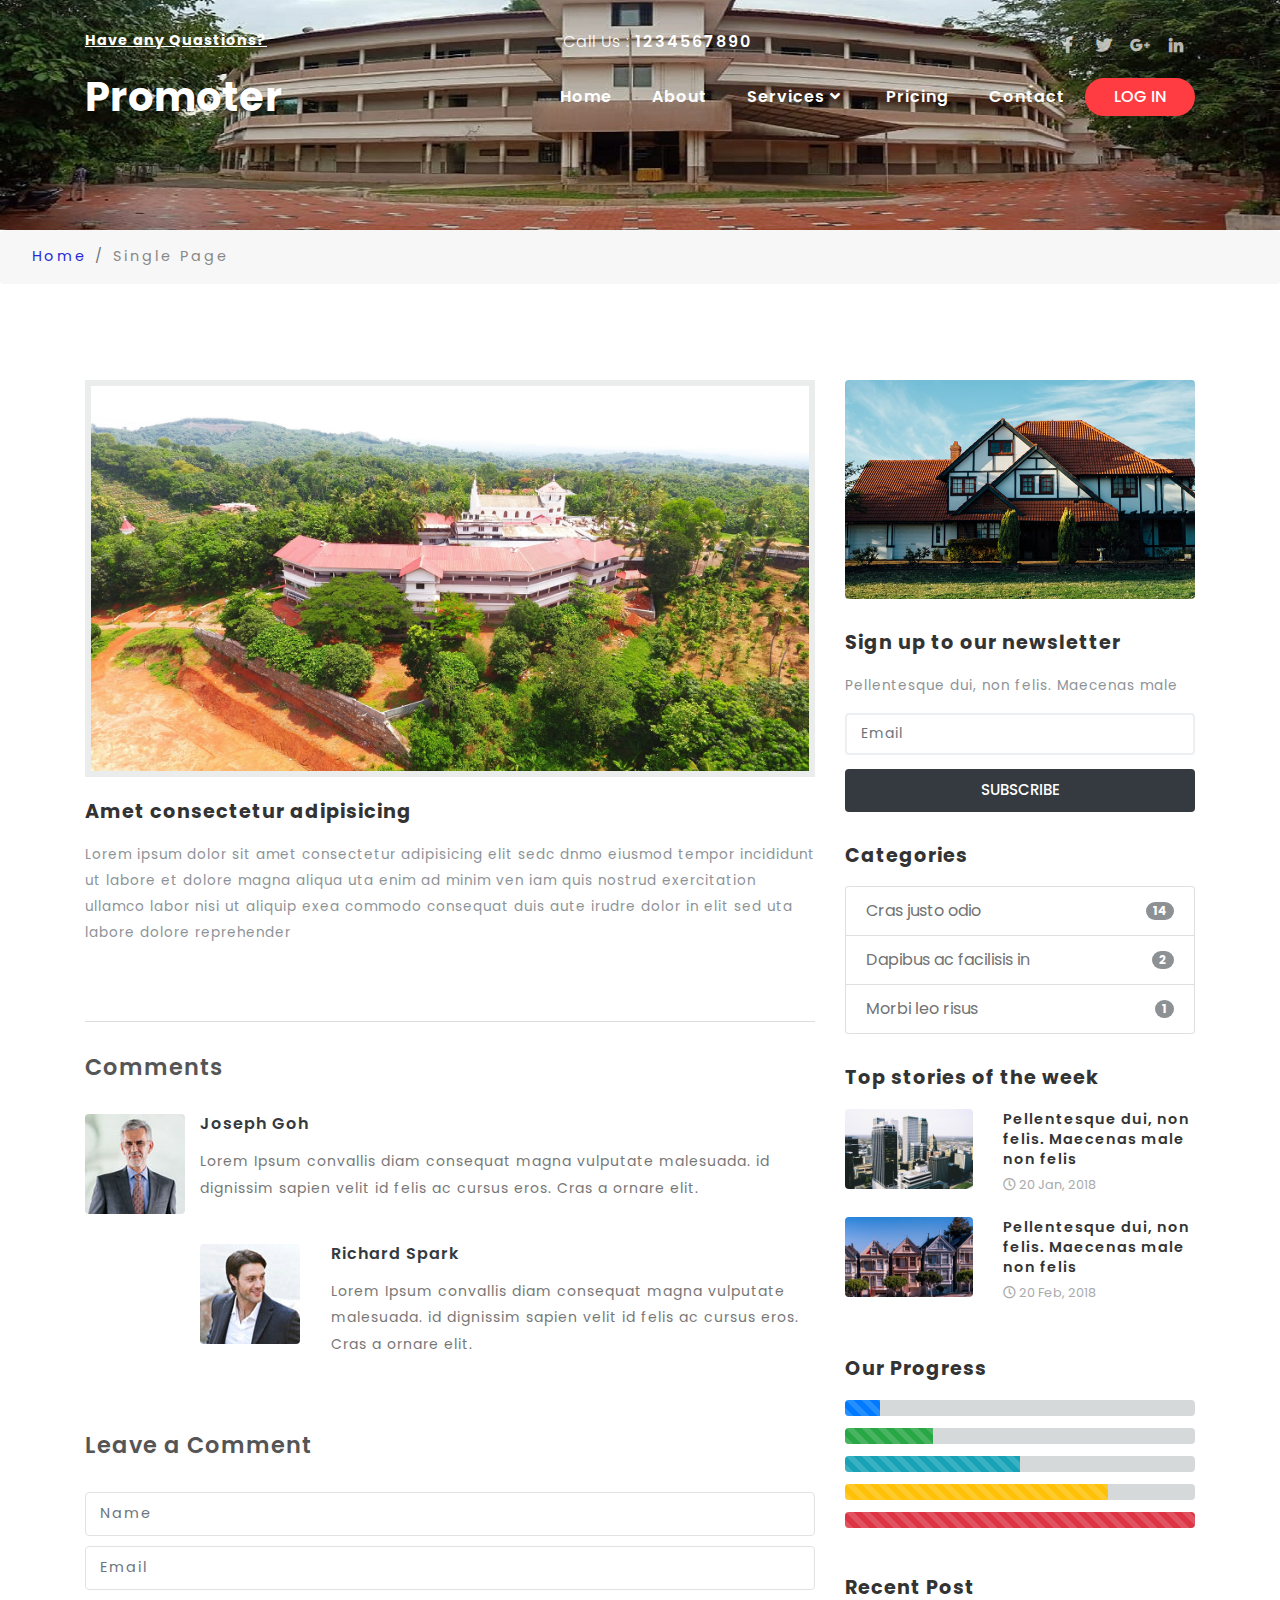
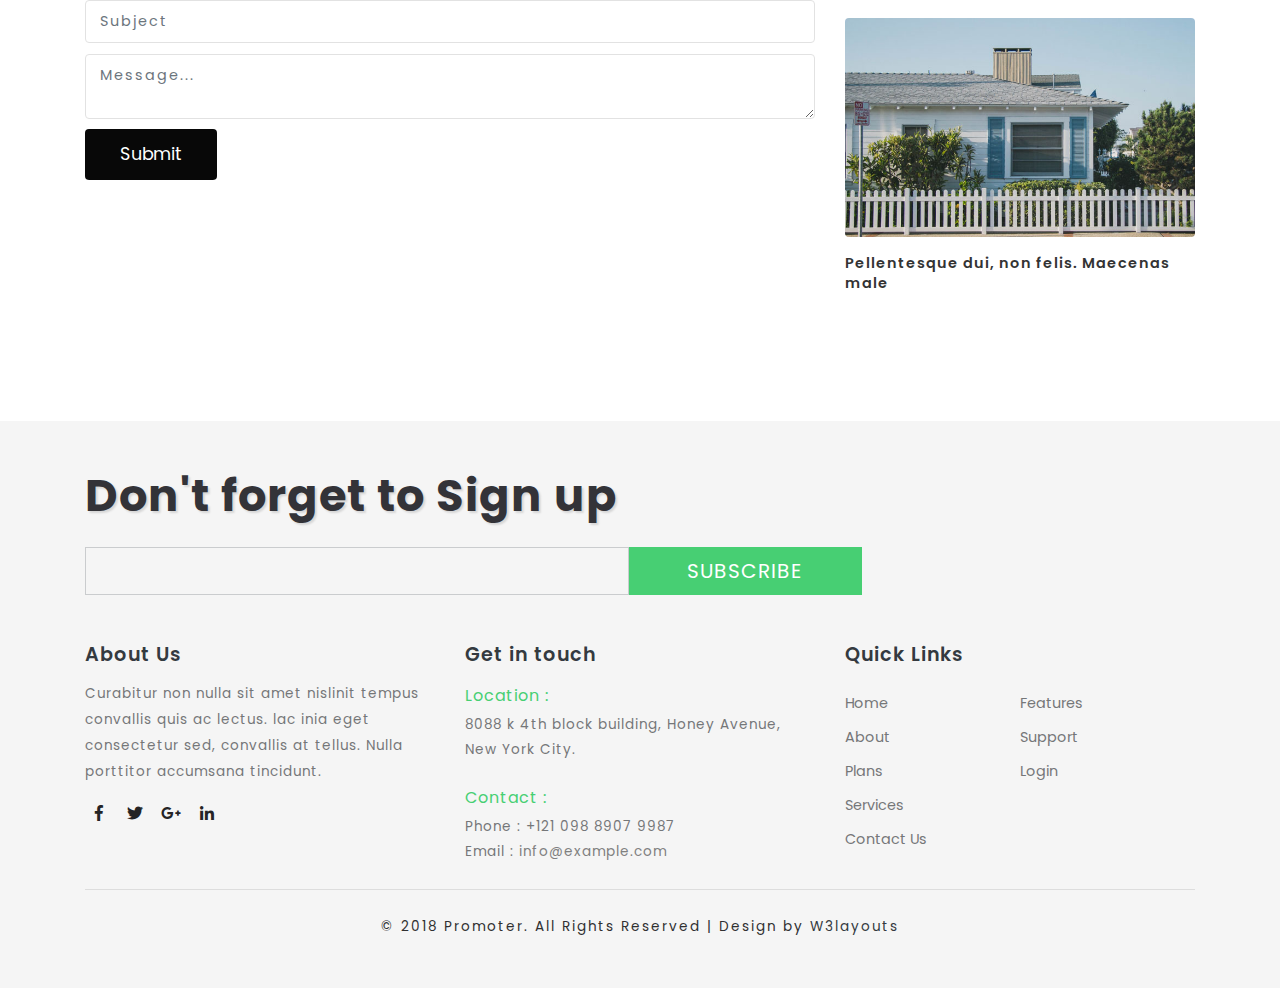
<file: single.html>
<!--
	Author: W3layouts
	Author URL: http://w3layouts.com
	License: Creative Commons Attribution 3.0 Unported
	License URL: http://creativecommons.org/licenses/by/3.0/
-->
<!DOCTYPE html>
<html lang="zxx">

<head>
    <title>Promoter Real estate Category Bootstrap responsive Web Template | About :: w3layouts</title>
    <meta name="viewport" content="width=device-width, initial-scale=1">
    <meta charset="utf-8">
    <meta name="keywords" content="Promoter a Responsive web template, Bootstrap Web Templates, Flat Web Templates, Android Compatible web template, 
Smartphone Compatible web template, free webdesigns for Nokia, Samsung, LG, SonyEricsson, Motorola web design" />
    <script>
        addEventListener("load", function() {
            setTimeout(hideURLbar, 0);
        }, false);

        function hideURLbar() {
            window.scrollTo(0, 1);
        }
    </script>
    <link href="css/bootstrap.css" rel='stylesheet' type='text/css' />
    <link href="css/style.css" rel='stylesheet' type='text/css' />
    <link rel="stylesheet" href="css/single.css" type="text/css" media="all">
    <link href="css/fontawesome-all.css" rel="stylesheet">
    <link href="//fonts.googleapis.com/css?family=Josefin+Sans:100,100i,300,300i,400,400i,600,600i,700,700i" rel="stylesheet">
    <link href="//fonts.googleapis.com/css?family=Poppins:100,100i,200,200i,300,300i,400,400i,500,500i,600,600i,700,700i,800" rel="stylesheet">
</head>

<body>
    <div class="mian-content-wthree inner">
        <div class="container">
            <header>
                <!-- top -->
                <div class="top-head-w3ls text-left">
                    <div class="row top-content-info">
                        <div class="col-lg-5 top-content-left">
                            <h6>Have any Quastions?</h6>
                        </div>
                        <div class="col-lg-7 top-content-right">
                            <div class="row">
                                <div class="col-md-6 callnumber text-left">
                                    <h6>Call Us : <span>1234567890</span></h6>
                                </div>
                                <div class="col-md-6 top-social-icons p-0">
                                    <ul class="social-icons d-flex justify-content-end">
                                        <li class="mr-1"><a href="#"><span class="fab fa-facebook-f"></span></a></li>
                                        <li class="mx-1"><a href="#"><span class="fab fa-twitter"></span></a></li>
                                        <li class="mx-1"><a href="#"><span class="fab fa-google-plus-g"></span></a></li>
                                        <li class="mx-1"><a href="#"><span class="fab fa-linkedin-in"></span></a></li>
                                    </ul>
                                </div>
                            </div>
                        </div>

                    </div>
                </div>
                <!-- top -->
                <div class="clearfix"></div>
                <nav class="navbar navbar-expand-lg navbar-light">
                    <div class="logo text-left">
                        <h1>
                            <a class="navbar-brand" href="index.html">
                            Promoter</a>
                        </h1>
                    </div>
                    <button class="navbar-toggler" type="button" data-toggle="collapse" data-target="#navbarSupportedContent" aria-controls="navbarSupportedContent" aria-expanded="false" aria-label="Toggle navigation">
                            <span class="navbar-toggler-icon">
                              
                            </span>

                        </button>

                    <div class="collapse navbar-collapse" id="navbarSupportedContent">
                        <ul class="navbar-nav ml-lg-auto text-right">
                            <li class="nav-item">
                                <a class="nav-link" href="index.html">Home
                                        <span class="sr-only">(current)</span>
                                    </a>
                            </li>
                            <li class="nav-item">
                                <a class="nav-link" href="about.html">About</a>
                            </li>
                            <li class="nav-item dropdown">
                                <a class="nav-link dropdown-toggle" href="#" id="navbarDropdown" role="button" data-toggle="dropdown" aria-haspopup="true" aria-expanded="false">
                                        Services
                                        <i class="fas fa-angle-down"></i>
                                    </a>
                                <div class="dropdown-menu" aria-labelledby="navbarDropdown">
                                    <a class="dropdown-item" href="services.html">Services</a>
                                    <a class="dropdown-item" href="services.html" title="">Services 1</a>

                                    <a class="dropdown-item" href="single.html" title="">Single Page</a>
                                </div>
                            </li>
                            <li class="nav-item">
                                <a class="nav-link" href="price.html">Pricing</a>
                            </li>
                            <li class="nav-item">
                                <a class="nav-link" href="contact.html">Contact</a>
                            </li>

                        </ul>

                        <div class="log-in">
                            <a class="btn text-uppercase" href="#" data-toggle="modal" data-target="#exampleModalCenter">
                                   Log In</a>
                        </div>
                    </div>

                </nav>
            </header>
            <div class="slide-caption">
                
            </div>
        </div>
    </div>
    <!-- end of main image slider container -->
    <!-- /breadcrumb -->
    <ol class="breadcrumb">
        <li class="breadcrumb-item">
            <a href="index.html">Home</a>
        </li>
        <li class="breadcrumb-item active">Single Page</li>
    </ol>

    <!-- //breadcrumb -->
    <section class="banner-bottom-w3-agile py-lg-5 py-md-5 py-3">
        <div class="container">
            <div class="inner-sec-w3ls py-lg-5 py-3">
                <div class="row">
                    <!--left-->
                    <div class="col-lg-8 left-blog-info text-left">
                        <div class="blog-grid-top">
                            <div class="b-grid-top">
                                <div class="blog_info_left_grid">
                                    <a href="single.html">
									<img src="images/1.jpg" class="img-fluid" alt="">
								</a>
                                </div>
                            </div>

                            <h3>
                                <a href="single.html">Amet consectetur adipisicing </a>
                            </h3>
                            <p>Lorem ipsum dolor sit amet consectetur adipisicing elit sedc dnmo eiusmod tempor incididunt ut labore et dolore magna aliqua uta enim ad minim ven iam quis nostrud exercitation ullamco labor nisi ut aliquip exea commodo consequat duis aute irudre dolor in elit sed uta labore dolore reprehender</p>
                           
                        </div>

                        <div class="comment-top">
                            <h4>Comments</h4>
                            <div class="media">
                                <img src="images/t1.jpg" alt="" class="img-fluid rounded" />
                                <div class="media-body">
                                    <h5 class="mt-0">Joseph Goh</h5>
                                    <p>Lorem Ipsum convallis diam consequat magna vulputate malesuada. id dignissim sapien velit id felis ac cursus eros. Cras a ornare elit.</p>

                                    <div class="media mt-3">
                                        <a class="d-flex pr-3" href="#">
										<img src="images/t2.jpg" alt="" class="img-fluid rounded" />
									</a>
                                        <div class="media-body">
                                            <h5 class="mt-0">Richard Spark</h5>
                                            <p>Lorem Ipsum convallis diam consequat magna vulputate malesuada. id dignissim sapien velit id felis ac cursus eros. Cras a ornare elit.</p>
                                        </div>
                                    </div>
                                </div>
                            </div>
                        </div>
                        <div class="comment-top">
                            <h4>Leave a Comment</h4>
                            <div class="comment-bottom">
                                <form action="#" method="post">
                                    <input class="form-control" type="text" name="Name" placeholder="Name" required="">
                                    <input class="form-control" type="email" name="Email" placeholder="Email" required="">

                                    <input class="form-control" type="text" name="Subject" placeholder="Subject" required="">

                                    <textarea class="form-control" name="Message" placeholder="Message..." required=""></textarea>
                                    <button type="submit" class="btn btn-primary submit">Submit</button>
                                </form>
                            </div>
                        </div>
                    </div>

                    <!--//left-->
                    <!--right-->
                    <aside class="col-lg-4 right-blog-con text-right">
                        <div class="right-blog-info text-left">
                            <div class="tech-btm">
                                <img src="images/g1.jpg" class="img-fluid rounded" alt="">
                            </div>
                            <div class="tech-btm">
                                <h4>Sign up to our newsletter</h4>
                                <p>Pellentesque dui, non felis. Maecenas male </p>
                                <form action="#" method="post">
                                    <input class="form-control" type="email" placeholder="Email" required="">
                                    <input class="form-control" type="submit" value="Subscribe">
                                </form>

                            </div>
                            <div class="tech-btm">
                                <h4>Categories</h4>
                                <ul class="list-group single">
                                    <li class="list-group-item d-flex justify-content-between align-items-center">
                                        Cras justo odio
                                        <span class="badge badge-primary badge-pill">14</span>
                                    </li>
                                    <li class="list-group-item d-flex justify-content-between align-items-center">
                                        Dapibus ac facilisis in
                                        <span class="badge badge-primary badge-pill">2</span>
                                    </li>
                                    <li class="list-group-item d-flex justify-content-between align-items-center">
                                        Morbi leo risus
                                        <span class="badge badge-primary badge-pill">1</span>
                                    </li>
                                </ul>
                            </div>
                            <div class="tech-btm">
                                <h4>Top stories of the week</h4>

                                <div class="blog-grids row mb-3">
                                    <div class="col-md-5 blog-grid-left">
                                        <a href="single.html">
										<img src="images/g3.jpg" class="img-fluid rounded" alt="">
									</a>
                                    </div>
                                    <div class="col-md-7 blog-grid-right">

                                        <h5>
                                            <a href="single.html">Pellentesque dui, non felis. Maecenas male non felis </a>
                                        </h5>
                                        <div class="sub-meta">
                                            <span>
											<i class="far fa-clock"></i> 20 Jan, 2018</span>
                                        </div>
                                    </div>

                                </div>
                                <div class="blog-grids row mb-3">
                                    <div class="col-md-5 blog-grid-left">
                                        <a href="single.html">
										<img src="images/g6.jpg" class="img-fluid rounded" alt="">
									</a>
                                    </div>
                                    <div class="col-md-7 blog-grid-right">
                                        <h5>
                                            <a href="single.html">Pellentesque dui, non felis. Maecenas male non felis </a>
                                        </h5>
                                        <div class="sub-meta">
                                            <span>
											<i class="far fa-clock"></i> 20 Feb, 2018</span>
                                        </div>
                                    </div>

                                </div>
                            </div>
                            <div class="single-gd my-5 tech-btm">
                                <h4>Our Progress</h4>
                                <div class="progress">
                                    <div class="progress-bar progress-bar-striped" role="progressbar" style="width: 10%" aria-valuenow="10" aria-valuemin="0" aria-valuemax="100"></div>
                                </div>
                                <div class="progress">
                                    <div class="progress-bar progress-bar-striped bg-success" role="progressbar" style="width: 25%" aria-valuenow="25" aria-valuemin="0" aria-valuemax="100"></div>
                                </div>
                                <div class="progress">
                                    <div class="progress-bar progress-bar-striped bg-info" role="progressbar" style="width: 50%" aria-valuenow="50" aria-valuemin="0" aria-valuemax="100"></div>
                                </div>
                                <div class="progress">
                                    <div class="progress-bar progress-bar-striped bg-warning" role="progressbar" style="width: 75%" aria-valuenow="75" aria-valuemin="0" aria-valuemax="100"></div>
                                </div>
                                <div class="progress">
                                    <div class="progress-bar progress-bar-striped bg-danger" role="progressbar" style="width: 100%" aria-valuenow="100" aria-valuemin="0" aria-valuemax="100"></div>
                                </div>
                            </div>
                            <div class="single-gd tech-btm">
                                <h4>Recent Post</h4>
                                <div class="blog-grids">
                                    <div class="blog-grid-left">
                                        <a href="single.html">
										<img src="images/g2.jpg" class="img-fluid rounded" alt="">
									</a>
                                    </div>
                                    <div class="blog-grid-right">

                                        <h5>
                                            <a href="single.html">Pellentesque dui, non felis. Maecenas male</a>
                                        </h5>
                                    </div>
                                    <div class="clearfix"> </div>
                                </div>
                            </div>
                        </div>

                    </aside>
                    <!--//right-->
                </div>

            </div>
        </div>
    </section>
    <!--//single-->
        <!--footer -->
    <footer class="footer-emp-w3ls py-md-5 py-4">
        <div class="container">
            <div class="newsletter-inner mb-3">
                <h3 class="tittle-w3ls foot text-left mb-lg-4 mb-3">
                    Don't forget to Sign up</h3>
                <div class="newsright mb-lg-4 mb-3">
                    <form action="#" method="post" class="d-flex">
                        <input class="form-control" type="email" placeholder="" name="email" required="">
                        <input class="form-control" type="submit" value="Subscribe">
                        <div class="clearfix"> </div>
                    </form>
                </div>
            </div>
            <div class="row footer-top mt-lg-5">
                <div class="col-lg-4 footer-grid-wthree">
                    <div class="footer-title">
                        <h3>About Us</h3>
                    </div>
                    <div class="footer-text">
                        <p>Curabitur non nulla sit amet nislinit tempus convallis quis ac lectus. lac inia eget consectetur sed, convallis at tellus. Nulla porttitor accumsana tincidunt.</p>
                        <ul class="social-icons footer-icons d-flex mt-3">
                            <li class="mr-1"><a href="#"><span class="fab fa-facebook-f"></span></a></li>
                            <li class="mx-1"><a href="#"><span class="fab fa-twitter"></span></a></li>
                            <li class="mx-1"><a href="#"><span class="fab fa-google-plus-g"></span></a></li>
                            <li class="mx-1"><a href="#"><span class="fab fa-linkedin-in"></span></a></li>
                        </ul>
                    </div>
                </div>
                <div class="col-lg-4 footer-grid-wthree">
                    <div class="footer-title">
                        <h3>Get in touch</h3>
                    </div>
                    <div class="contact-info">
                        <h4>Location :</h4>
                        <p>8088 k 4th block building, Honey Avenue, New York City.</p>
                        <div class="phone">
                            <h4>Contact :</h4>
                            <p>Phone : +121 098 8907 9987</p>
                            <p>Email :
                                <a href="mailto:info@example.com">info@example.com</a>
                            </p>
                        </div>
                    </div>
                </div>
                <div class="col-lg-4 footer-grid-wthree">
                    <div class="footer-title">
                        <h3>Quick Links</h3>
                    </div>
                    <ul class="links">
                        <li>
                            <a href="index.html">Home</a>
                        </li>
                        <li>
                            <a href="about.html">About</a>
                        </li>
                        <li>
                            <a href="price.html">Plans</a>
                        </li>
                        <li>
                            <a href="services.html">Services</a>
                        </li>
                        <li>
                            <a href="contact.html">Contact Us</a>
                        </li>
                    </ul>
                    <ul class="links">
                        <li>
                            <a href="services.html">Features</a>
                        </li>
                        <li>
                            <a href="contact.html">Support</a>
                        </li>
                        <li>
                            <a href="#" data-toggle="modal" data-target="#exampleModalCenter">Login</a>
                        </li>
                    </ul>

                    <div class="clearfix"></div>
                </div>
            </div>
            <div class="copyright-w3ls mt-4">
                <p class="copy-right text-center ">&copy; 2018 Promoter. All Rights Reserved | Design by
                    <a href="http://w3layouts.com/"> W3layouts </a>
                </p>
            </div>
        </div>
    </footer>
    <!-- //footer -->
    <!--model-forms-->
    <!--/Login-->
    <div class="modal fade" id="exampleModalCenter" tabindex="-1" role="dialog" aria-hidden="true">
        <div class="modal-dialog modal-dialog-centered" role="document">
            <div class="modal-content">
                <div class="modal-header text-center">
                    <button type="button" class="close" data-dismiss="modal" aria-label="Close">
                        <span aria-hidden="true">&times;</span>
                    </button>
                </div>
                <div class="modal-body">

                    <div class="login px-4 mx-auto mw-100">
                        <h5 class="text-center mb-4">Login Now</h5>
                        <form action="#" method="post">
                            <div class="form-group">
                                <label class="mb-2">Email address</label>
                                <input type="email" class="form-control" id="exampleInputEmail1" aria-describedby="emailHelp" placeholder="" required="">
                                <small id="emailHelp" class="form-text text-muted">We'll never share your email with anyone else.</small>
                            </div>
                            <div class="form-group">
                                <label class="mb-2">Password</label>
                                <input type="password" class="form-control" id="exampleInputPassword1" placeholder="" required="">
                            </div>
                            <div class="form-check mb-2">
                                <input type="checkbox" class="form-check-input" id="exampleCheck1">
                                <label class="form-check-label" for="exampleCheck1">Check me out</label>
                            </div>
                            <button type="submit" class="btn btn-primary submit mb-4">Sign In</button>
                            <p class="text-center pb-4">
                                <a href="#" data-toggle="modal" data-target="#exampleModalCenter2"> Don't have an account?</a>
                            </p>
                        </form>
                    </div>
                </div>

            </div>
        </div>
    </div>
    <!--//Login-->
    <!--/Register-->
    <div class="modal fade" id="exampleModalCenter2" tabindex="-1" role="dialog" aria-hidden="true">
        <div class="modal-dialog modal-dialog-centered" role="document">
            <div class="modal-content">
                <div class="modal-header text-center">
                    <button type="button" class="close" data-dismiss="modal" aria-label="Close">
                        <span aria-hidden="true">&times;</span>
                    </button>
                </div>
                <div class="modal-body">
                    <div class="login px-4 mx-auto mw-100">
                        <h5 class="text-center mb-4">Register Now</h5>
                        <form action="#" method="post">
                            <div class="form-group">
                                <label>First name</label>

                                <input type="text" class="form-control" id="validationDefault01" placeholder="" required="">
                            </div>
                            <div class="form-group">
                                <label>Last name</label>
                                <input type="text" class="form-control" id="validationDefault02" placeholder="" required="">
                            </div>

                            <div class="form-group">
                                <label class="mb-2">Password</label>
                                <input type="password" class="form-control" id="password1" placeholder="" required="">
                            </div>
                            <div class="form-group">
                                <label>Confirm Password</label>
                                <input type="password" class="form-control" id="password2" placeholder="" required="">
                            </div>

                            <button type="submit" class="btn btn-primary submit mb-4">Register</button>
                            <p class="text-center pb-4">
                                <a href="#">By clicking Register, I agree to your terms</a>
                            </p>
                        </form>

                    </div>
                </div>

            </div>
        </div>
    </div>
    <!--//Register-->
    <!--//model-form-->
    <!-- js -->
    <script src="js/jquery-2.2.3.min.js"></script>
    <!-- carousel -->
    <script>
        $(document).ready(function() {
            $(".dropdown").hover(
                function() {
                    $('.dropdown-menu', this).stop(true, true).slideDown("fast");
                    $(this).toggleClass('open');
                },
                function() {
                    $('.dropdown-menu', this).stop(true, true).slideUp("fast");
                    $(this).toggleClass('open');
                }
            );
        });
    </script>
    <!-- //dropdown nav -->
    <!-- password-script -->
    <script>
        window.onload = function() {
            document.getElementById("password1").onchange = validatePassword;
            document.getElementById("password2").onchange = validatePassword;
        }

        function validatePassword() {
            var pass2 = document.getElementById("password2").value;
            var pass1 = document.getElementById("password1").value;
            if (pass1 != pass2)
                document.getElementById("password2").setCustomValidity("Passwords Don't Match");
            else
                document.getElementById("password2").setCustomValidity('');
            //empty string means no validation error
        }
    </script>
    <!-- //password-script -->

    <!--/ start-smoth-scrolling -->
    <script src="js/move-top.js"></script>
    <script src="js/easing.js"></script>
    <script>
        jQuery(document).ready(function($) {
            $(".scroll").click(function(event) {
                event.preventDefault();
                $('html,body').animate({
                    scrollTop: $(this.hash).offset().top
                }, 900);
            });
        });
    </script>
    <script>
        $(document).ready(function() {
            /*
            						var defaults = {
            							  containerID: 'toTop', // fading element id
            							containerHoverID: 'toTopHover', // fading element hover id
            							scrollSpeed: 1200,
            							easingType: 'linear' 
            						 };
            						*/

            $().UItoTop({
                easingType: 'easeOutQuart'
            });

        });
    </script>
    <!--// end-smoth-scrolling -->
    <!-- /js -->
    <script src="js/bootstrap.js"></script>
    <!-- //js -->
</body>
</html>
</file>
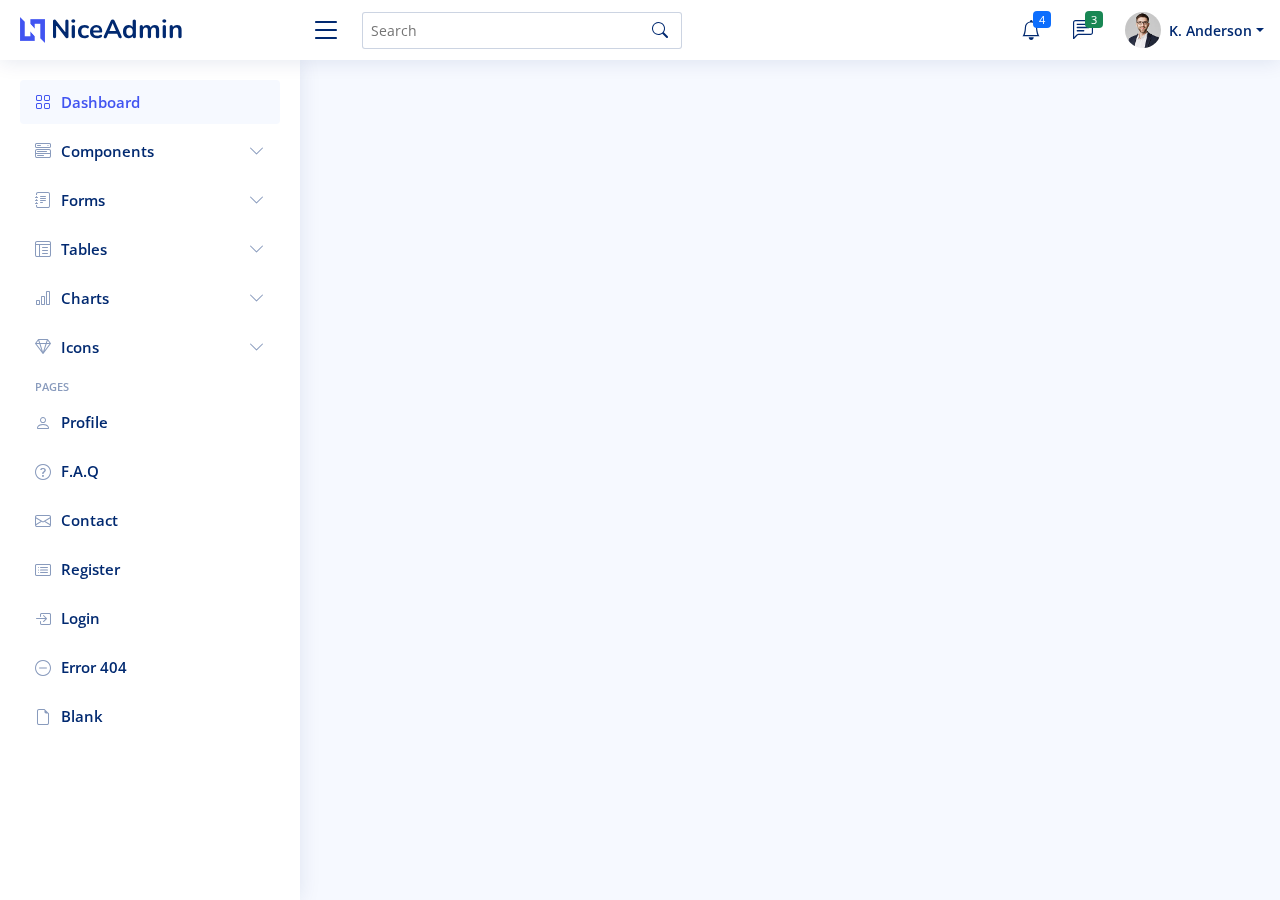
<file: student/header.html>
<!DOCTYPE html>
<html lang="en">

<head>
  <meta charset="utf-8">
  <meta content="width=device-width, initial-scale=1.0" name="viewport">

  <title>Dashboard - NiceAdmin Bootstrap Template</title>
  <meta content="" name="description">
  <meta content="" name="keywords">

  <!-- Favicons -->
  <link href="assets/img/favicon.png" rel="icon">
  <link href="assets/img/apple-touch-icon.png" rel="apple-touch-icon">

  <!-- Google Fonts -->
  <link href="https://fonts.gstatic.com" rel="preconnect">
  <link href="https://fonts.googleapis.com/css?family=Open+Sans:300,300i,400,400i,600,600i,700,700i|Nunito:300,300i,400,400i,600,600i,700,700i|Poppins:300,300i,400,400i,500,500i,600,600i,700,700i" rel="stylesheet">

  <!-- Vendor CSS Files -->
  <link href="assets/vendor/bootstrap/css/bootstrap.min.css" rel="stylesheet">
  <link href="assets/vendor/bootstrap-icons/bootstrap-icons.css" rel="stylesheet">
  <link href="assets/vendor/boxicons/css/boxicons.min.css" rel="stylesheet">
  <link href="assets/vendor/quill/quill.snow.css" rel="stylesheet">
  <link href="assets/vendor/quill/quill.bubble.css" rel="stylesheet">
  <link href="assets/vendor/remixicon/remixicon.css" rel="stylesheet">
  <link href="assets/vendor/simple-datatables/style.css" rel="stylesheet">

  <!-- Template Main CSS File -->
  <link href="assets/css/style.css" rel="stylesheet">

  <!-- =======================================================
  * Template Name: NiceAdmin - v2.2.2
  * Template URL: https://bootstrapmade.com/nice-admin-bootstrap-admin-html-template/
  * Author: BootstrapMade.com
  * License: https://bootstrapmade.com/license/
  ======================================================== -->
</head>

<body>

  <!-- ======= Header ======= -->
  <header id="header" class="header fixed-top d-flex align-items-center">

    <div class="d-flex align-items-center justify-content-between">
      <a href="index.html" class="logo d-flex align-items-center">
        <img src="assets/img/logo.png" alt="">
        <span class="d-none d-lg-block">NiceAdmin</span>
      </a>
      <i class="bi bi-list toggle-sidebar-btn"></i>
    </div><!-- End Logo -->

    <div class="search-bar">
      <form class="search-form d-flex align-items-center" method="POST" action="#">
        <input type="text" name="query" placeholder="Search" title="Enter search keyword">
        <button type="submit" title="Search"><i class="bi bi-search"></i></button>
      </form>
    </div><!-- End Search Bar -->

    <nav class="header-nav ms-auto">
      <ul class="d-flex align-items-center">

        <li class="nav-item d-block d-lg-none">
          <a class="nav-link nav-icon search-bar-toggle " href="#">
            <i class="bi bi-search"></i>
          </a>
        </li><!-- End Search Icon-->

        <li class="nav-item dropdown">

          <a class="nav-link nav-icon" href="#" data-bs-toggle="dropdown">
            <i class="bi bi-bell"></i>
            <span class="badge bg-primary badge-number">4</span>
          </a><!-- End Notification Icon -->

          <ul class="dropdown-menu dropdown-menu-end dropdown-menu-arrow notifications">
            <li class="dropdown-header">
              You have 4 new notifications
              <a href="#"><span class="badge rounded-pill bg-primary p-2 ms-2">View all</span></a>
            </li>
            <li>
              <hr class="dropdown-divider">
            </li>

            <li class="notification-item">
              <i class="bi bi-exclamation-circle text-warning"></i>
              <div>
                <h4>Lorem Ipsum</h4>
                <p>Quae dolorem earum veritatis oditseno</p>
                <p>30 min. ago</p>
              </div>
            </li>

            <li>
              <hr class="dropdown-divider">
            </li>

            <li class="notification-item">
              <i class="bi bi-x-circle text-danger"></i>
              <div>
                <h4>Atque rerum nesciunt</h4>
                <p>Quae dolorem earum veritatis oditseno</p>
                <p>1 hr. ago</p>
              </div>
            </li>

            <li>
              <hr class="dropdown-divider">
            </li>

            <li class="notification-item">
              <i class="bi bi-check-circle text-success"></i>
              <div>
                <h4>Sit rerum fuga</h4>
                <p>Quae dolorem earum veritatis oditseno</p>
                <p>2 hrs. ago</p>
              </div>
            </li>

            <li>
              <hr class="dropdown-divider">
            </li>

            <li class="notification-item">
              <i class="bi bi-info-circle text-primary"></i>
              <div>
                <h4>Dicta reprehenderit</h4>
                <p>Quae dolorem earum veritatis oditseno</p>
                <p>4 hrs. ago</p>
              </div>
            </li>

            <li>
              <hr class="dropdown-divider">
            </li>
            <li class="dropdown-footer">
              <a href="#">Show all notifications</a>
            </li>

          </ul><!-- End Notification Dropdown Items -->

        </li><!-- End Notification Nav -->

        <li class="nav-item dropdown">

          <a class="nav-link nav-icon" href="#" data-bs-toggle="dropdown">
            <i class="bi bi-chat-left-text"></i>
            <span class="badge bg-success badge-number">3</span>
          </a><!-- End Messages Icon -->

          <ul class="dropdown-menu dropdown-menu-end dropdown-menu-arrow messages">
            <li class="dropdown-header">
              You have 3 new messages
              <a href="#"><span class="badge rounded-pill bg-primary p-2 ms-2">View all</span></a>
            </li>
            <li>
              <hr class="dropdown-divider">
            </li>

            <li class="message-item">
              <a href="#">
                <img src="assets/img/messages-1.jpg" alt="" class="rounded-circle">
                <div>
                  <h4>Maria Hudson</h4>
                  <p>Velit asperiores et ducimus soluta repudiandae labore officia est ut...</p>
                  <p>4 hrs. ago</p>
                </div>
              </a>
            </li>
            <li>
              <hr class="dropdown-divider">
            </li>

            <li class="message-item">
              <a href="#">
                <img src="assets/img/messages-2.jpg" alt="" class="rounded-circle">
                <div>
                  <h4>Anna Nelson</h4>
                  <p>Velit asperiores et ducimus soluta repudiandae labore officia est ut...</p>
                  <p>6 hrs. ago</p>
                </div>
              </a>
            </li>
            <li>
              <hr class="dropdown-divider">
            </li>

            <li class="message-item">
              <a href="#">
                <img src="assets/img/messages-3.jpg" alt="" class="rounded-circle">
                <div>
                  <h4>David Muldon</h4>
                  <p>Velit asperiores et ducimus soluta repudiandae labore officia est ut...</p>
                  <p>8 hrs. ago</p>
                </div>
              </a>
            </li>
            <li>
              <hr class="dropdown-divider">
            </li>

            <li class="dropdown-footer">
              <a href="#">Show all messages</a>
            </li>

          </ul><!-- End Messages Dropdown Items -->

        </li><!-- End Messages Nav -->

        <li class="nav-item dropdown pe-3">

          <a class="nav-link nav-profile d-flex align-items-center pe-0" href="#" data-bs-toggle="dropdown">
            <img src="assets/img/profile-img.jpg" alt="Profile" class="rounded-circle">
            <span class="d-none d-md-block dropdown-toggle ps-2">K. Anderson</span>
          </a><!-- End Profile Iamge Icon -->

          <ul class="dropdown-menu dropdown-menu-end dropdown-menu-arrow profile">
            <li class="dropdown-header">
              <h6>Kevin Anderson</h6>
              <span>Web Designer</span>
            </li>
            <li>
              <hr class="dropdown-divider">
            </li>

            <li>
              <a class="dropdown-item d-flex align-items-center" href="users-profile.html">
                <i class="bi bi-person"></i>
                <span>My Profile</span>
              </a>
            </li>
            <li>
              <hr class="dropdown-divider">
            </li>

            <li>
              <a class="dropdown-item d-flex align-items-center" href="users-profile.html">
                <i class="bi bi-gear"></i>
                <span>Account Settings</span>
              </a>
            </li>
            <li>
              <hr class="dropdown-divider">
            </li>

            <li>
              <a class="dropdown-item d-flex align-items-center" href="pages-faq.html">
                <i class="bi bi-question-circle"></i>
                <span>Need Help?</span>
              </a>
            </li>
            <li>
              <hr class="dropdown-divider">
            </li>

            <li>
              <a class="dropdown-item d-flex align-items-center" href="#">
                <i class="bi bi-box-arrow-right"></i>
                <span>Sign Out</span>
              </a>
            </li>

          </ul><!-- End Profile Dropdown Items -->
        </li><!-- End Profile Nav -->

      </ul>
    </nav><!-- End Icons Navigation -->

  </header><!-- End Header -->

  <!-- ======= Sidebar ======= -->
  <aside id="sidebar" class="sidebar">

    <ul class="sidebar-nav" id="sidebar-nav">

      <li class="nav-item">
        <a class="nav-link " href="index.html">
          <i class="bi bi-grid"></i>
          <span>Dashboard</span>
        </a>
      </li><!-- End Dashboard Nav -->

      <li class="nav-item">
        <a class="nav-link collapsed" data-bs-target="#components-nav" data-bs-toggle="collapse" href="#">
          <i class="bi bi-menu-button-wide"></i><span>Components</span><i class="bi bi-chevron-down ms-auto"></i>
        </a>
        <ul id="components-nav" class="nav-content collapse " data-bs-parent="#sidebar-nav">
          <li>
            <a href="components-alerts.html">
              <i class="bi bi-circle"></i><span>Alerts</span>
            </a>
          </li>
          <li>
            <a href="components-accordion.html">
              <i class="bi bi-circle"></i><span>Accordion</span>
            </a>
          </li>
          <li>
            <a href="components-badges.html">
              <i class="bi bi-circle"></i><span>Badges</span>
            </a>
          </li>
          <li>
            <a href="components-breadcrumbs.html">
              <i class="bi bi-circle"></i><span>Breadcrumbs</span>
            </a>
          </li>
          <li>
            <a href="components-buttons.html">
              <i class="bi bi-circle"></i><span>Buttons</span>
            </a>
          </li>
          <li>
            <a href="components-cards.html">
              <i class="bi bi-circle"></i><span>Cards</span>
            </a>
          </li>
          <li>
            <a href="components-carousel.html">
              <i class="bi bi-circle"></i><span>Carousel</span>
            </a>
          </li>
          <li>
            <a href="components-list-group.html">
              <i class="bi bi-circle"></i><span>List group</span>
            </a>
          </li>
          <li>
            <a href="components-modal.html">
              <i class="bi bi-circle"></i><span>Modal</span>
            </a>
          </li>
          <li>
            <a href="components-tabs.html">
              <i class="bi bi-circle"></i><span>Tabs</span>
            </a>
          </li>
          <li>
            <a href="components-pagination.html">
              <i class="bi bi-circle"></i><span>Pagination</span>
            </a>
          </li>
          <li>
            <a href="components-progress.html">
              <i class="bi bi-circle"></i><span>Progress</span>
            </a>
          </li>
          <li>
            <a href="components-spinners.html">
              <i class="bi bi-circle"></i><span>Spinners</span>
            </a>
          </li>
          <li>
            <a href="components-tooltips.html">
              <i class="bi bi-circle"></i><span>Tooltips</span>
            </a>
          </li>
        </ul>
      </li><!-- End Components Nav -->

      <li class="nav-item">
        <a class="nav-link collapsed" data-bs-target="#forms-nav" data-bs-toggle="collapse" href="#">
          <i class="bi bi-journal-text"></i><span>Forms</span><i class="bi bi-chevron-down ms-auto"></i>
        </a>
        <ul id="forms-nav" class="nav-content collapse " data-bs-parent="#sidebar-nav">
          <li>
            <a href="forms-elements.html">
              <i class="bi bi-circle"></i><span>Form Elements</span>
            </a>
          </li>
          <li>
            <a href="forms-layouts.html">
              <i class="bi bi-circle"></i><span>Form Layouts</span>
            </a>
          </li>
          <li>
            <a href="forms-editors.html">
              <i class="bi bi-circle"></i><span>Form Editors</span>
            </a>
          </li>
          <li>
            <a href="forms-validation.html">
              <i class="bi bi-circle"></i><span>Form Validation</span>
            </a>
          </li>
        </ul>
      </li><!-- End Forms Nav -->

      <li class="nav-item">
        <a class="nav-link collapsed" data-bs-target="#tables-nav" data-bs-toggle="collapse" href="#">
          <i class="bi bi-layout-text-window-reverse"></i><span>Tables</span><i class="bi bi-chevron-down ms-auto"></i>
        </a>
        <ul id="tables-nav" class="nav-content collapse " data-bs-parent="#sidebar-nav">
          <li>
            <a href="tables-general.html">
              <i class="bi bi-circle"></i><span>General Tables</span>
            </a>
          </li>
          <li>
            <a href="tables-data.html">
              <i class="bi bi-circle"></i><span>Data Tables</span>
            </a>
          </li>
        </ul>
      </li><!-- End Tables Nav -->

      <li class="nav-item">
        <a class="nav-link collapsed" data-bs-target="#charts-nav" data-bs-toggle="collapse" href="#">
          <i class="bi bi-bar-chart"></i><span>Charts</span><i class="bi bi-chevron-down ms-auto"></i>
        </a>
        <ul id="charts-nav" class="nav-content collapse " data-bs-parent="#sidebar-nav">
          <li>
            <a href="charts-chartjs.html">
              <i class="bi bi-circle"></i><span>Chart.js</span>
            </a>
          </li>
          <li>
            <a href="charts-apexcharts.html">
              <i class="bi bi-circle"></i><span>ApexCharts</span>
            </a>
          </li>
          <li>
            <a href="charts-echarts.html">
              <i class="bi bi-circle"></i><span>ECharts</span>
            </a>
          </li>
        </ul>
      </li><!-- End Charts Nav -->

      <li class="nav-item">
        <a class="nav-link collapsed" data-bs-target="#icons-nav" data-bs-toggle="collapse" href="#">
          <i class="bi bi-gem"></i><span>Icons</span><i class="bi bi-chevron-down ms-auto"></i>
        </a>
        <ul id="icons-nav" class="nav-content collapse " data-bs-parent="#sidebar-nav">
          <li>
            <a href="icons-bootstrap.html">
              <i class="bi bi-circle"></i><span>Bootstrap Icons</span>
            </a>
          </li>
          <li>
            <a href="icons-remix.html">
              <i class="bi bi-circle"></i><span>Remix Icons</span>
            </a>
          </li>
          <li>
            <a href="icons-boxicons.html">
              <i class="bi bi-circle"></i><span>Boxicons</span>
            </a>
          </li>
        </ul>
      </li><!-- End Icons Nav -->

      <li class="nav-heading">Pages</li>

      <li class="nav-item">
        <a class="nav-link collapsed" href="profile.php">
          <i class="bi bi-person"></i>
          <span>Profile</span>
        </a>
      </li><!-- End Profile Page Nav -->

      <li class="nav-item">
        <a class="nav-link collapsed" href="pages-faq.html">
          <i class="bi bi-question-circle"></i>
          <span>F.A.Q</span>
        </a>
      </li><!-- End F.A.Q Page Nav -->

      <li class="nav-item">
        <a class="nav-link collapsed" href="pages-contact.html">
          <i class="bi bi-envelope"></i>
          <span>Contact</span>
        </a>
      </li><!-- End Contact Page Nav -->

      <li class="nav-item">
        <a class="nav-link collapsed" href="pages-register.html">
          <i class="bi bi-card-list"></i>
          <span>Register</span>
        </a>
      </li><!-- End Register Page Nav -->

      <li class="nav-item">
        <a class="nav-link collapsed" href="pages-login.html">
          <i class="bi bi-box-arrow-in-right"></i>
          <span>Login</span>
        </a>
      </li><!-- End Login Page Nav -->

      <li class="nav-item">
        <a class="nav-link collapsed" href="pages-error-404.html">
          <i class="bi bi-dash-circle"></i>
          <span>Error 404</span>
        </a>
      </li><!-- End Error 404 Page Nav -->

      <li class="nav-item">
        <a class="nav-link collapsed" href="pages-blank.html">
          <i class="bi bi-file-earmark"></i>
          <span>Blank</span>
        </a>
      </li><!-- End Blank Page Nav -->

    </ul>

  </aside><!-- End Sidebar-->
</file>
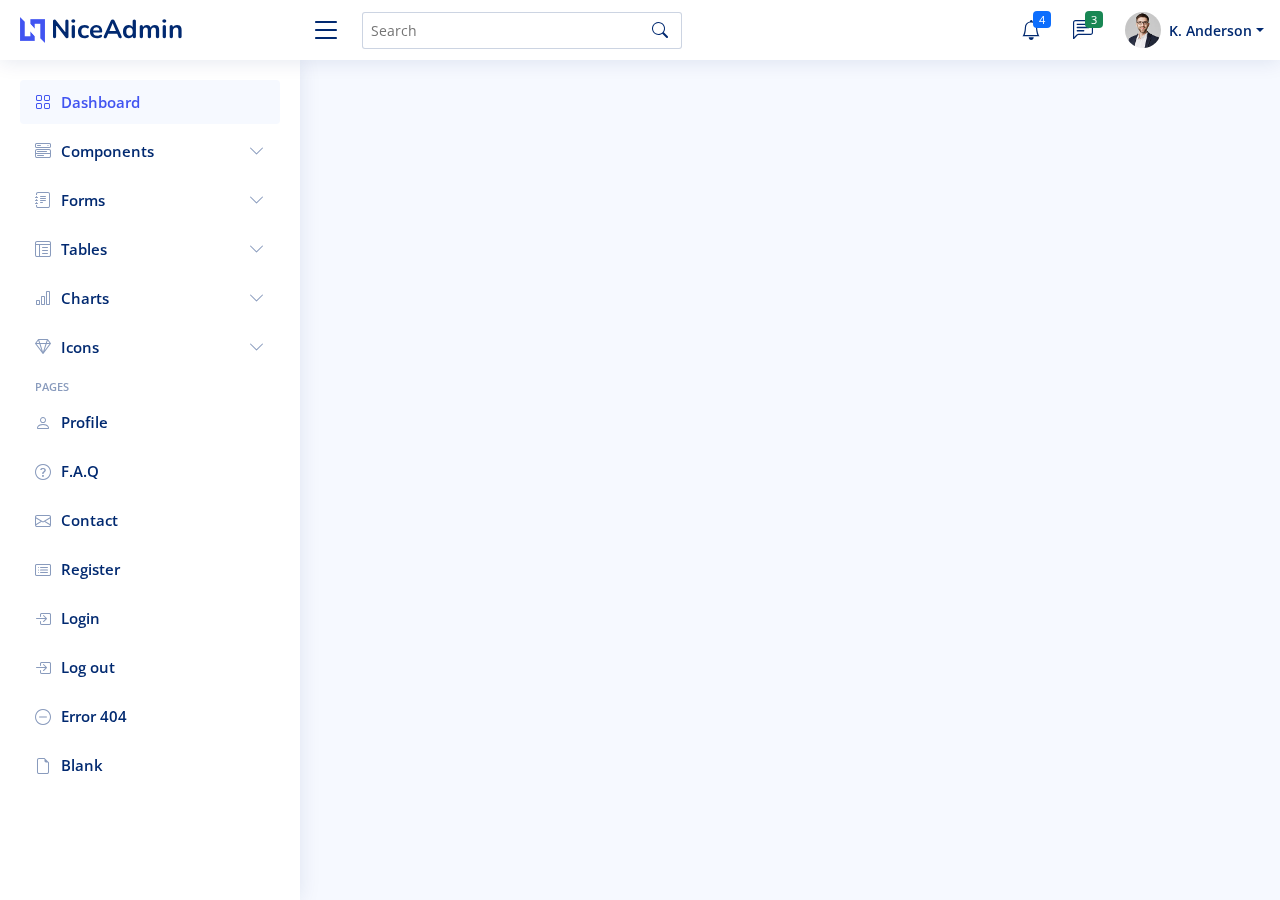
<file: teacher/header.html>
<!DOCTYPE html>
<html lang="en">

<head>
  <meta charset="utf-8">
  <meta content="width=device-width, initial-scale=1.0" name="viewport">

  <title>Dashboard - NiceAdmin Bootstrap Template</title>
  <meta content="" name="description">
  <meta content="" name="keywords">

  <!-- Favicons -->
  <link href="assets/img/favicon.png" rel="icon">
  <link href="assets/img/apple-touch-icon.png" rel="apple-touch-icon">

  <!-- Google Fonts -->
  <link href="https://fonts.gstatic.com" rel="preconnect">
  <link href="https://fonts.googleapis.com/css?family=Open+Sans:300,300i,400,400i,600,600i,700,700i|Nunito:300,300i,400,400i,600,600i,700,700i|Poppins:300,300i,400,400i,500,500i,600,600i,700,700i" rel="stylesheet">

  <!-- Vendor CSS Files -->
  <link href="assets/vendor/bootstrap/css/bootstrap.min.css" rel="stylesheet">
  <link href="assets/vendor/bootstrap-icons/bootstrap-icons.css" rel="stylesheet">
  <link href="assets/vendor/boxicons/css/boxicons.min.css" rel="stylesheet">
  <link href="assets/vendor/quill/quill.snow.css" rel="stylesheet">
  <link href="assets/vendor/quill/quill.bubble.css" rel="stylesheet">
  <link href="assets/vendor/remixicon/remixicon.css" rel="stylesheet">
  <link href="assets/vendor/simple-datatables/style.css" rel="stylesheet">

  <!-- Template Main CSS File -->
  <link href="assets/css/style.css" rel="stylesheet">

  <!-- =======================================================
  * Template Name: NiceAdmin - v2.2.2
  * Template URL: https://bootstrapmade.com/nice-admin-bootstrap-admin-html-template/
  * Author: BootstrapMade.com
  * License: https://bootstrapmade.com/license/
  ======================================================== -->
</head>

<body>

  <!-- ======= Header ======= -->
  <header id="header" class="header fixed-top d-flex align-items-center">

    <div class="d-flex align-items-center justify-content-between">
      <a href="index.html" class="logo d-flex align-items-center">
        <img src="assets/img/logo.png" alt="">
        <span class="d-none d-lg-block">NiceAdmin</span>
      </a>
      <i class="bi bi-list toggle-sidebar-btn"></i>
    </div><!-- End Logo -->

    <div class="search-bar">
      <form class="search-form d-flex align-items-center" method="POST" action="#">
        <input type="text" name="query" placeholder="Search" title="Enter search keyword">
        <button type="submit" title="Search"><i class="bi bi-search"></i></button>
      </form>
    </div><!-- End Search Bar -->

    <nav class="header-nav ms-auto">
      <ul class="d-flex align-items-center">

        <li class="nav-item d-block d-lg-none">
          <a class="nav-link nav-icon search-bar-toggle " href="#">
            <i class="bi bi-search"></i>
          </a>
        </li><!-- End Search Icon-->

        <li class="nav-item dropdown">

          <a class="nav-link nav-icon" href="#" data-bs-toggle="dropdown">
            <i class="bi bi-bell"></i>
            <span class="badge bg-primary badge-number">4</span>
          </a><!-- End Notification Icon -->

          <ul class="dropdown-menu dropdown-menu-end dropdown-menu-arrow notifications">
            <li class="dropdown-header">
              You have 4 new notifications
              <a href="#"><span class="badge rounded-pill bg-primary p-2 ms-2">View all</span></a>
            </li>
            <li>
              <hr class="dropdown-divider">
            </li>

            <li class="notification-item">
              <i class="bi bi-exclamation-circle text-warning"></i>
              <div>
                <h4>Lorem Ipsum</h4>
                <p>Quae dolorem earum veritatis oditseno</p>
                <p>30 min. ago</p>
              </div>
            </li>

            <li>
              <hr class="dropdown-divider">
            </li>

            <li class="notification-item">
              <i class="bi bi-x-circle text-danger"></i>
              <div>
                <h4>Atque rerum nesciunt</h4>
                <p>Quae dolorem earum veritatis oditseno</p>
                <p>1 hr. ago</p>
              </div>
            </li>

            <li>
              <hr class="dropdown-divider">
            </li>

            <li class="notification-item">
              <i class="bi bi-check-circle text-success"></i>
              <div>
                <h4>Sit rerum fuga</h4>
                <p>Quae dolorem earum veritatis oditseno</p>
                <p>2 hrs. ago</p>
              </div>
            </li>

            <li>
              <hr class="dropdown-divider">
            </li>

            <li class="notification-item">
              <i class="bi bi-info-circle text-primary"></i>
              <div>
                <h4>Dicta reprehenderit</h4>
                <p>Quae dolorem earum veritatis oditseno</p>
                <p>4 hrs. ago</p>
              </div>
            </li>

            <li>
              <hr class="dropdown-divider">
            </li>
            <li class="dropdown-footer">
              <a href="#">Show all notifications</a>
            </li>

          </ul><!-- End Notification Dropdown Items -->

        </li><!-- End Notification Nav -->

        <li class="nav-item dropdown">

          <a class="nav-link nav-icon" href="#" data-bs-toggle="dropdown">
            <i class="bi bi-chat-left-text"></i>
            <span class="badge bg-success badge-number">3</span>
          </a><!-- End Messages Icon -->

          <ul class="dropdown-menu dropdown-menu-end dropdown-menu-arrow messages">
            <li class="dropdown-header">
              You have 3 new messages
              <a href="#"><span class="badge rounded-pill bg-primary p-2 ms-2">View all</span></a>
            </li>
            <li>
              <hr class="dropdown-divider">
            </li>

            <li class="message-item">
              <a href="#">
                <img src="assets/img/messages-1.jpg" alt="" class="rounded-circle">
                <div>
                  <h4>Maria Hudson</h4>
                  <p>Velit asperiores et ducimus soluta repudiandae labore officia est ut...</p>
                  <p>4 hrs. ago</p>
                </div>
              </a>
            </li>
            <li>
              <hr class="dropdown-divider">
            </li>

            <li class="message-item">
              <a href="#">
                <img src="assets/img/messages-2.jpg" alt="" class="rounded-circle">
                <div>
                  <h4>Anna Nelson</h4>
                  <p>Velit asperiores et ducimus soluta repudiandae labore officia est ut...</p>
                  <p>6 hrs. ago</p>
                </div>
              </a>
            </li>
            <li>
              <hr class="dropdown-divider">
            </li>

            <li class="message-item">
              <a href="#">
                <img src="assets/img/messages-3.jpg" alt="" class="rounded-circle">
                <div>
                  <h4>David Muldon</h4>
                  <p>Velit asperiores et ducimus soluta repudiandae labore officia est ut...</p>
                  <p>8 hrs. ago</p>
                </div>
              </a>
            </li>
            <li>
              <hr class="dropdown-divider">
            </li>

            <li class="dropdown-footer">
              <a href="#">Show all messages</a>
            </li>

          </ul><!-- End Messages Dropdown Items -->

        </li><!-- End Messages Nav -->

        <li class="nav-item dropdown pe-3">

          <a class="nav-link nav-profile d-flex align-items-center pe-0" href="#" data-bs-toggle="dropdown">
            <img src="assets/img/profile-img.jpg" alt="Profile" class="rounded-circle">
            <span class="d-none d-md-block dropdown-toggle ps-2">K. Anderson</span>
          </a><!-- End Profile Iamge Icon -->

          <ul class="dropdown-menu dropdown-menu-end dropdown-menu-arrow profile">
            <li class="dropdown-header">
              <h6>Kevin Anderson</h6>
              <span>Web Designer</span>
            </li>
            <li>
              <hr class="dropdown-divider">
            </li>

            <li>
              <a class="dropdown-item d-flex align-items-center" href="users-profile.html">
                <i class="bi bi-person"></i>
                <span>My Profile</span>
              </a>
            </li>
            <li>
              <hr class="dropdown-divider">
            </li>

            <li>
              <a class="dropdown-item d-flex align-items-center" href="users-profile.html">
                <i class="bi bi-gear"></i>
                <span>Account Settings</span>
              </a>
            </li>
            <li>
              <hr class="dropdown-divider">
            </li>

            <li>
              <a class="dropdown-item d-flex align-items-center" href="pages-faq.html">
                <i class="bi bi-question-circle"></i>
                <span>Need Help?</span>
              </a>
            </li>
            <li>
              <hr class="dropdown-divider">
            </li>

            <li>
              <a class="dropdown-item d-flex align-items-center" href="#">
                <i class="bi bi-box-arrow-right"></i>
                <span>Sign Out</span>
              </a>
            </li>

          </ul><!-- End Profile Dropdown Items -->
        </li><!-- End Profile Nav -->

      </ul>
    </nav><!-- End Icons Navigation -->

  </header><!-- End Header -->

  <!-- ======= Sidebar ======= -->
  <aside id="sidebar" class="sidebar">

    <ul class="sidebar-nav" id="sidebar-nav">

      <li class="nav-item">
        <a class="nav-link " href="index.html">
          <i class="bi bi-grid"></i>
          <span>Dashboard</span>
        </a>
      </li><!-- End Dashboard Nav -->

      <li class="nav-item">
        <a class="nav-link collapsed" data-bs-target="#components-nav" data-bs-toggle="collapse" href="#">
          <i class="bi bi-menu-button-wide"></i><span>Components</span><i class="bi bi-chevron-down ms-auto"></i>
        </a>
        <ul id="components-nav" class="nav-content collapse " data-bs-parent="#sidebar-nav">
          <li>
            <a href="components-alerts.html">
              <i class="bi bi-circle"></i><span>Alerts</span>
            </a>
          </li>
          <li>
            <a href="components-accordion.html">
              <i class="bi bi-circle"></i><span>Accordion</span>
            </a>
          </li>
          <li>
            <a href="components-badges.html">
              <i class="bi bi-circle"></i><span>Badges</span>
            </a>
          </li>
          <li>
            <a href="components-breadcrumbs.html">
              <i class="bi bi-circle"></i><span>Breadcrumbs</span>
            </a>
          </li>
          <li>
            <a href="components-buttons.html">
              <i class="bi bi-circle"></i><span>Buttons</span>
            </a>
          </li>
          <li>
            <a href="components-cards.html">
              <i class="bi bi-circle"></i><span>Cards</span>
            </a>
          </li>
          <li>
            <a href="components-carousel.html">
              <i class="bi bi-circle"></i><span>Carousel</span>
            </a>
          </li>
          <li>
            <a href="components-list-group.html">
              <i class="bi bi-circle"></i><span>List group</span>
            </a>
          </li>
          <li>
            <a href="components-modal.html">
              <i class="bi bi-circle"></i><span>Modal</span>
            </a>
          </li>
          <li>
            <a href="components-tabs.html">
              <i class="bi bi-circle"></i><span>Tabs</span>
            </a>
          </li>
          <li>
            <a href="components-pagination.html">
              <i class="bi bi-circle"></i><span>Pagination</span>
            </a>
          </li>
          <li>
            <a href="components-progress.html">
              <i class="bi bi-circle"></i><span>Progress</span>
            </a>
          </li>
          <li>
            <a href="components-spinners.html">
              <i class="bi bi-circle"></i><span>Spinners</span>
            </a>
          </li>
          <li>
            <a href="components-tooltips.html">
              <i class="bi bi-circle"></i><span>Tooltips</span>
            </a>
          </li>
        </ul>
      </li><!-- End Components Nav -->

      <li class="nav-item">
        <a class="nav-link collapsed" data-bs-target="#forms-nav" data-bs-toggle="collapse" href="#">
          <i class="bi bi-journal-text"></i><span>Forms</span><i class="bi bi-chevron-down ms-auto"></i>
        </a>
        <ul id="forms-nav" class="nav-content collapse " data-bs-parent="#sidebar-nav">
          <li>
            <a href="forms-elements.html">
              <i class="bi bi-circle"></i><span>Form Elements</span>
            </a>
          </li>
          <li>
            <a href="forms-layouts.html">
              <i class="bi bi-circle"></i><span>Form Layouts</span>
            </a>
          </li>
          <li>
            <a href="forms-editors.html">
              <i class="bi bi-circle"></i><span>Form Editors</span>
            </a>
          </li>
          <li>
            <a href="forms-validation.html">
              <i class="bi bi-circle"></i><span>Form Validation</span>
            </a>
          </li>
        </ul>
      </li><!-- End Forms Nav -->

      <li class="nav-item">
        <a class="nav-link collapsed" data-bs-target="#tables-nav" data-bs-toggle="collapse" href="#">
          <i class="bi bi-layout-text-window-reverse"></i><span>Tables</span><i class="bi bi-chevron-down ms-auto"></i>
        </a>
        <ul id="tables-nav" class="nav-content collapse " data-bs-parent="#sidebar-nav">
          <li>
            <a href="tables-general.html">
              <i class="bi bi-circle"></i><span>General Tables</span>
            </a>
          </li>
          <li>
            <a href="tables-data.html">
              <i class="bi bi-circle"></i><span>Data Tables</span>
            </a>
          </li>
        </ul>
      </li><!-- End Tables Nav -->

      <li class="nav-item">
        <a class="nav-link collapsed" data-bs-target="#charts-nav" data-bs-toggle="collapse" href="#">
          <i class="bi bi-bar-chart"></i><span>Charts</span><i class="bi bi-chevron-down ms-auto"></i>
        </a>
        <ul id="charts-nav" class="nav-content collapse " data-bs-parent="#sidebar-nav">
          <li>
            <a href="charts-chartjs.html">
              <i class="bi bi-circle"></i><span>Chart.js</span>
            </a>
          </li>
          <li>
            <a href="charts-apexcharts.html">
              <i class="bi bi-circle"></i><span>ApexCharts</span>
            </a>
          </li>
          <li>
            <a href="charts-echarts.html">
              <i class="bi bi-circle"></i><span>ECharts</span>
            </a>
          </li>
        </ul>
      </li><!-- End Charts Nav -->

      <li class="nav-item">
        <a class="nav-link collapsed" data-bs-target="#icons-nav" data-bs-toggle="collapse" href="#">
          <i class="bi bi-gem"></i><span>Icons</span><i class="bi bi-chevron-down ms-auto"></i>
        </a>
        <ul id="icons-nav" class="nav-content collapse " data-bs-parent="#sidebar-nav">
          <li>
            <a href="icons-bootstrap.html">
              <i class="bi bi-circle"></i><span>Bootstrap Icons</span>
            </a>
          </li>
          <li>
            <a href="icons-remix.html">
              <i class="bi bi-circle"></i><span>Remix Icons</span>
            </a>
          </li>
          <li>
            <a href="icons-boxicons.html">
              <i class="bi bi-circle"></i><span>Boxicons</span>
            </a>
          </li>
        </ul>
      </li><!-- End Icons Nav -->

      <li class="nav-heading">Pages</li>

      <li class="nav-item">
        <a class="nav-link collapsed" href="profile.php">
          <i class="bi bi-person"></i>
          <span>Profile</span>
        </a>
      </li><!-- End Profile Page Nav -->

      <li class="nav-item">
        <a class="nav-link collapsed" href="pages-faq.html">
          <i class="bi bi-question-circle"></i>
          <span>F.A.Q</span>
        </a>
      </li><!-- End F.A.Q Page Nav -->

      <li class="nav-item">
        <a class="nav-link collapsed" href="pages-contact.html">
          <i class="bi bi-envelope"></i>
          <span>Contact</span>
        </a>
      </li><!-- End Contact Page Nav -->

      <li class="nav-item">
        <a class="nav-link collapsed" href="pages-register.html">
          <i class="bi bi-card-list"></i>
          <span>Register</span>
        </a>
      </li><!-- End Register Page Nav -->

      <li class="nav-item">
        <a class="nav-link collapsed" href="pages-login.html">
          <i class="bi bi-box-arrow-in-right"></i>
          <span>Login</span>
        </a>

        <li class="nav-item">
          <a class="nav-link collapsed" href="../php/logout.php">
            <i class="bi bi-box-arrow-in-right"></i>
            <span>Log out</span>
          </a>
      </li><!-- End Login Page Nav -->

      <li class="nav-item">
        <a class="nav-link collapsed" href="pages-error-404.html">
          <i class="bi bi-dash-circle"></i>
          <span>Error 404</span>
        </a>
      </li><!-- End Error 404 Page Nav -->

      <li class="nav-item">
        <a class="nav-link collapsed" href="pages-blank.html">
          <i class="bi bi-file-earmark"></i>
          <span>Blank</span>
        </a>
      </li><!-- End Blank Page Nav -->

    </ul>

  </aside><!-- End Sidebar-->
</file>
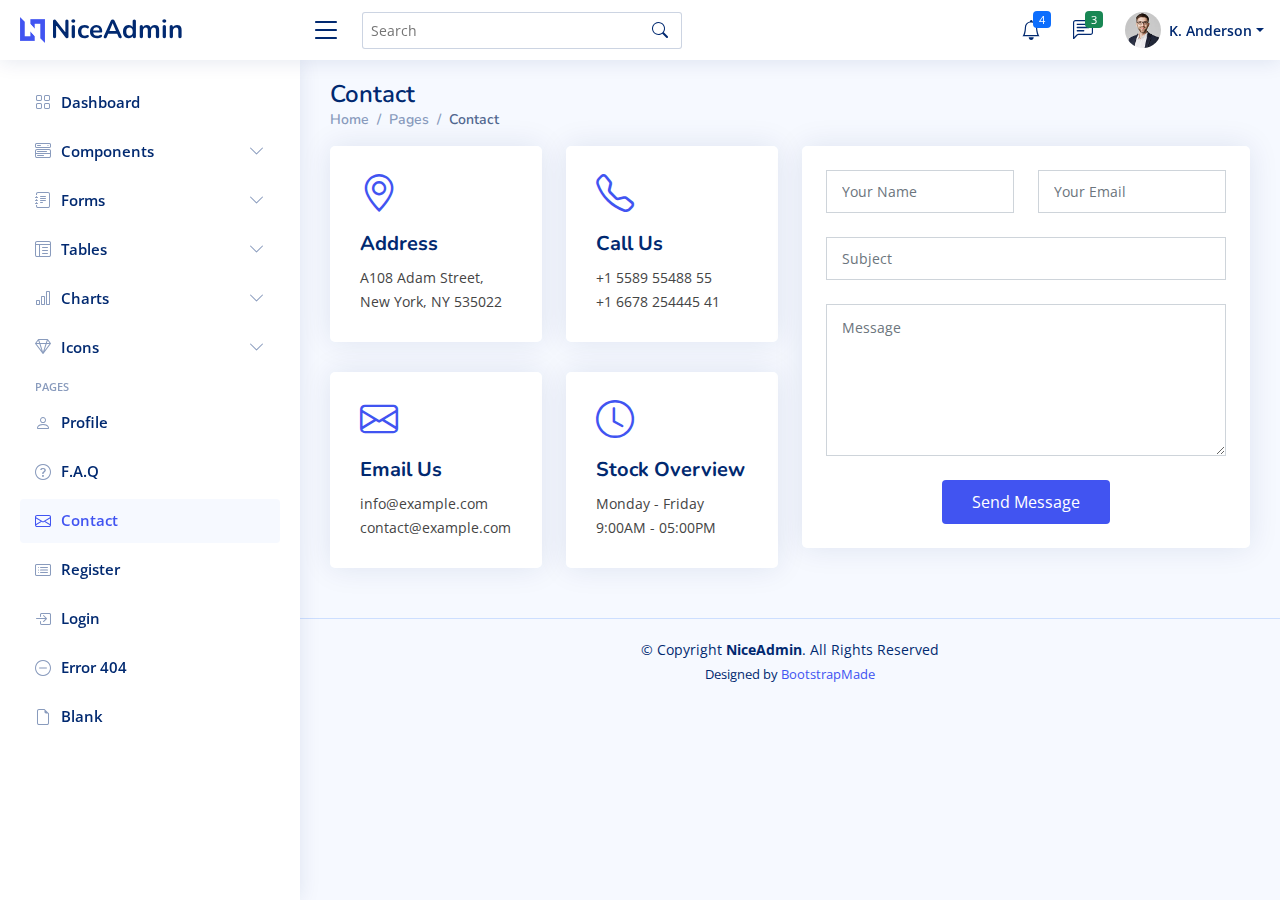
<file: teacher/pages-contact.html>
<!DOCTYPE html>
<html lang="en">

<head>
  <meta charset="utf-8">
  <meta content="width=device-width, initial-scale=1.0" name="viewport">

  <title>Pages / Contact - NiceAdmin Bootstrap Template</title>
  <meta content="" name="description">
  <meta content="" name="keywords">

  <!-- Favicons -->
  <link href="assets/img/favicon.png" rel="icon">
  <link href="assets/img/apple-touch-icon.png" rel="apple-touch-icon">

  <!-- Google Fonts -->
  <link href="https://fonts.gstatic.com" rel="preconnect">
  <link href="https://fonts.googleapis.com/css?family=Open+Sans:300,300i,400,400i,600,600i,700,700i|Nunito:300,300i,400,400i,600,600i,700,700i|Poppins:300,300i,400,400i,500,500i,600,600i,700,700i" rel="stylesheet">

  <!-- Vendor CSS Files -->
  <link href="assets/vendor/bootstrap/css/bootstrap.min.css" rel="stylesheet">
  <link href="assets/vendor/bootstrap-icons/bootstrap-icons.css" rel="stylesheet">
  <link href="assets/vendor/boxicons/css/boxicons.min.css" rel="stylesheet">
  <link href="assets/vendor/quill/quill.snow.css" rel="stylesheet">
  <link href="assets/vendor/quill/quill.bubble.css" rel="stylesheet">
  <link href="assets/vendor/remixicon/remixicon.css" rel="stylesheet">
  <link href="assets/vendor/simple-datatables/style.css" rel="stylesheet">

  <!-- Template Main CSS File -->
  <link href="assets/css/style.css" rel="stylesheet">

  <!-- =======================================================
  * Template Name: NiceAdmin - v2.2.2
  * Template URL: https://bootstrapmade.com/nice-admin-bootstrap-admin-html-template/
  * Author: BootstrapMade.com
  * License: https://bootstrapmade.com/license/
  ======================================================== -->
</head>

<body>

  <!-- ======= Header ======= -->
  <header id="header" class="header fixed-top d-flex align-items-center">

    <div class="d-flex align-items-center justify-content-between">
      <a href="index.html" class="logo d-flex align-items-center">
        <img src="assets/img/logo.png" alt="">
        <span class="d-none d-lg-block">NiceAdmin</span>
      </a>
      <i class="bi bi-list toggle-sidebar-btn"></i>
    </div><!-- End Logo -->

    <div class="search-bar">
      <form class="search-form d-flex align-items-center" method="POST" action="#">
        <input type="text" name="query" placeholder="Search" title="Enter search keyword">
        <button type="submit" title="Search"><i class="bi bi-search"></i></button>
      </form>
    </div><!-- End Search Bar -->

    <nav class="header-nav ms-auto">
      <ul class="d-flex align-items-center">

        <li class="nav-item d-block d-lg-none">
          <a class="nav-link nav-icon search-bar-toggle " href="#">
            <i class="bi bi-search"></i>
          </a>
        </li><!-- End Search Icon-->

        <li class="nav-item dropdown">

          <a class="nav-link nav-icon" href="#" data-bs-toggle="dropdown">
            <i class="bi bi-bell"></i>
            <span class="badge bg-primary badge-number">4</span>
          </a><!-- End Notification Icon -->

          <ul class="dropdown-menu dropdown-menu-end dropdown-menu-arrow notifications">
            <li class="dropdown-header">
              You have 4 new notifications
              <a href="#"><span class="badge rounded-pill bg-primary p-2 ms-2">View all</span></a>
            </li>
            <li>
              <hr class="dropdown-divider">
            </li>

            <li class="notification-item">
              <i class="bi bi-exclamation-circle text-warning"></i>
              <div>
                <h4>Lorem Ipsum</h4>
                <p>Quae dolorem earum veritatis oditseno</p>
                <p>30 min. ago</p>
              </div>
            </li>

            <li>
              <hr class="dropdown-divider">
            </li>

            <li class="notification-item">
              <i class="bi bi-x-circle text-danger"></i>
              <div>
                <h4>Atque rerum nesciunt</h4>
                <p>Quae dolorem earum veritatis oditseno</p>
                <p>1 hr. ago</p>
              </div>
            </li>

            <li>
              <hr class="dropdown-divider">
            </li>

            <li class="notification-item">
              <i class="bi bi-check-circle text-success"></i>
              <div>
                <h4>Sit rerum fuga</h4>
                <p>Quae dolorem earum veritatis oditseno</p>
                <p>2 hrs. ago</p>
              </div>
            </li>

            <li>
              <hr class="dropdown-divider">
            </li>

            <li class="notification-item">
              <i class="bi bi-info-circle text-primary"></i>
              <div>
                <h4>Dicta reprehenderit</h4>
                <p>Quae dolorem earum veritatis oditseno</p>
                <p>4 hrs. ago</p>
              </div>
            </li>

            <li>
              <hr class="dropdown-divider">
            </li>
            <li class="dropdown-footer">
              <a href="#">Show all notifications</a>
            </li>

          </ul><!-- End Notification Dropdown Items -->

        </li><!-- End Notification Nav -->

        <li class="nav-item dropdown">

          <a class="nav-link nav-icon" href="#" data-bs-toggle="dropdown">
            <i class="bi bi-chat-left-text"></i>
            <span class="badge bg-success badge-number">3</span>
          </a><!-- End Messages Icon -->

          <ul class="dropdown-menu dropdown-menu-end dropdown-menu-arrow messages">
            <li class="dropdown-header">
              You have 3 new messages
              <a href="#"><span class="badge rounded-pill bg-primary p-2 ms-2">View all</span></a>
            </li>
            <li>
              <hr class="dropdown-divider">
            </li>

            <li class="message-item">
              <a href="#">
                <img src="assets/img/messages-1.jpg" alt="" class="rounded-circle">
                <div>
                  <h4>Maria Hudson</h4>
                  <p>Velit asperiores et ducimus soluta repudiandae labore officia est ut...</p>
                  <p>4 hrs. ago</p>
                </div>
              </a>
            </li>
            <li>
              <hr class="dropdown-divider">
            </li>

            <li class="message-item">
              <a href="#">
                <img src="assets/img/messages-2.jpg" alt="" class="rounded-circle">
                <div>
                  <h4>Anna Nelson</h4>
                  <p>Velit asperiores et ducimus soluta repudiandae labore officia est ut...</p>
                  <p>6 hrs. ago</p>
                </div>
              </a>
            </li>
            <li>
              <hr class="dropdown-divider">
            </li>

            <li class="message-item">
              <a href="#">
                <img src="assets/img/messages-3.jpg" alt="" class="rounded-circle">
                <div>
                  <h4>David Muldon</h4>
                  <p>Velit asperiores et ducimus soluta repudiandae labore officia est ut...</p>
                  <p>8 hrs. ago</p>
                </div>
              </a>
            </li>
            <li>
              <hr class="dropdown-divider">
            </li>

            <li class="dropdown-footer">
              <a href="#">Show all messages</a>
            </li>

          </ul><!-- End Messages Dropdown Items -->

        </li><!-- End Messages Nav -->

        <li class="nav-item dropdown pe-3">

          <a class="nav-link nav-profile d-flex align-items-center pe-0" href="#" data-bs-toggle="dropdown">
            <img src="assets/img/profile-img.jpg" alt="Profile" class="rounded-circle">
            <span class="d-none d-md-block dropdown-toggle ps-2">K. Anderson</span>
          </a><!-- End Profile Iamge Icon -->

          <ul class="dropdown-menu dropdown-menu-end dropdown-menu-arrow profile">
            <li class="dropdown-header">
              <h6>Kevin Anderson</h6>
              <span>Web Designer</span>
            </li>
            <li>
              <hr class="dropdown-divider">
            </li>

            <li>
              <a class="dropdown-item d-flex align-items-center" href="users-profile.html">
                <i class="bi bi-person"></i>
                <span>My Profile</span>
              </a>
            </li>
            <li>
              <hr class="dropdown-divider">
            </li>

            <li>
              <a class="dropdown-item d-flex align-items-center" href="users-profile.html">
                <i class="bi bi-gear"></i>
                <span>Account Settings</span>
              </a>
            </li>
            <li>
              <hr class="dropdown-divider">
            </li>

            <li>
              <a class="dropdown-item d-flex align-items-center" href="pages-faq.html">
                <i class="bi bi-question-circle"></i>
                <span>Need Help?</span>
              </a>
            </li>
            <li>
              <hr class="dropdown-divider">
            </li>

            <li>
              <a class="dropdown-item d-flex align-items-center" href="#">
                <i class="bi bi-box-arrow-right"></i>
                <span>Sign Out</span>
              </a>
            </li>

          </ul><!-- End Profile Dropdown Items -->
        </li><!-- End Profile Nav -->

      </ul>
    </nav><!-- End Icons Navigation -->

  </header><!-- End Header -->

  <!-- ======= Sidebar ======= -->
  <aside id="sidebar" class="sidebar">

    <ul class="sidebar-nav" id="sidebar-nav">

      <li class="nav-item">
        <a class="nav-link collapsed" href="index.html">
          <i class="bi bi-grid"></i>
          <span>Dashboard</span>
        </a>
      </li><!-- End Dashboard Nav -->

      <li class="nav-item">
        <a class="nav-link collapsed" data-bs-target="#components-nav" data-bs-toggle="collapse" href="#">
          <i class="bi bi-menu-button-wide"></i><span>Components</span><i class="bi bi-chevron-down ms-auto"></i>
        </a>
        <ul id="components-nav" class="nav-content collapse " data-bs-parent="#sidebar-nav">
          <li>
            <a href="components-alerts.html">
              <i class="bi bi-circle"></i><span>Alerts</span>
            </a>
          </li>
          <li>
            <a href="components-accordion.html">
              <i class="bi bi-circle"></i><span>Accordion</span>
            </a>
          </li>
          <li>
            <a href="components-badges.html">
              <i class="bi bi-circle"></i><span>Badges</span>
            </a>
          </li>
          <li>
            <a href="components-breadcrumbs.html">
              <i class="bi bi-circle"></i><span>Breadcrumbs</span>
            </a>
          </li>
          <li>
            <a href="components-buttons.html">
              <i class="bi bi-circle"></i><span>Buttons</span>
            </a>
          </li>
          <li>
            <a href="components-cards.html">
              <i class="bi bi-circle"></i><span>Cards</span>
            </a>
          </li>
          <li>
            <a href="components-carousel.html">
              <i class="bi bi-circle"></i><span>Carousel</span>
            </a>
          </li>
          <li>
            <a href="components-list-group.html">
              <i class="bi bi-circle"></i><span>List group</span>
            </a>
          </li>
          <li>
            <a href="components-modal.html">
              <i class="bi bi-circle"></i><span>Modal</span>
            </a>
          </li>
          <li>
            <a href="components-tabs.html">
              <i class="bi bi-circle"></i><span>Tabs</span>
            </a>
          </li>
          <li>
            <a href="components-pagination.html">
              <i class="bi bi-circle"></i><span>Pagination</span>
            </a>
          </li>
          <li>
            <a href="components-progress.html">
              <i class="bi bi-circle"></i><span>Progress</span>
            </a>
          </li>
          <li>
            <a href="components-spinners.html">
              <i class="bi bi-circle"></i><span>Spinners</span>
            </a>
          </li>
          <li>
            <a href="components-tooltips.html">
              <i class="bi bi-circle"></i><span>Tooltips</span>
            </a>
          </li>
        </ul>
      </li><!-- End Components Nav -->

      <li class="nav-item">
        <a class="nav-link collapsed" data-bs-target="#forms-nav" data-bs-toggle="collapse" href="#">
          <i class="bi bi-journal-text"></i><span>Forms</span><i class="bi bi-chevron-down ms-auto"></i>
        </a>
        <ul id="forms-nav" class="nav-content collapse " data-bs-parent="#sidebar-nav">
          <li>
            <a href="forms-elements.html">
              <i class="bi bi-circle"></i><span>Form Elements</span>
            </a>
          </li>
          <li>
            <a href="forms-layouts.html">
              <i class="bi bi-circle"></i><span>Form Layouts</span>
            </a>
          </li>
          <li>
            <a href="forms-editors.html">
              <i class="bi bi-circle"></i><span>Form Editors</span>
            </a>
          </li>
          <li>
            <a href="forms-validation.html">
              <i class="bi bi-circle"></i><span>Form Validation</span>
            </a>
          </li>
        </ul>
      </li><!-- End Forms Nav -->

      <li class="nav-item">
        <a class="nav-link collapsed" data-bs-target="#tables-nav" data-bs-toggle="collapse" href="#">
          <i class="bi bi-layout-text-window-reverse"></i><span>Tables</span><i class="bi bi-chevron-down ms-auto"></i>
        </a>
        <ul id="tables-nav" class="nav-content collapse " data-bs-parent="#sidebar-nav">
          <li>
            <a href="tables-general.html">
              <i class="bi bi-circle"></i><span>General Tables</span>
            </a>
          </li>
          <li>
            <a href="tables-data.html">
              <i class="bi bi-circle"></i><span>Data Tables</span>
            </a>
          </li>
        </ul>
      </li><!-- End Tables Nav -->

      <li class="nav-item">
        <a class="nav-link collapsed" data-bs-target="#charts-nav" data-bs-toggle="collapse" href="#">
          <i class="bi bi-bar-chart"></i><span>Charts</span><i class="bi bi-chevron-down ms-auto"></i>
        </a>
        <ul id="charts-nav" class="nav-content collapse " data-bs-parent="#sidebar-nav">
          <li>
            <a href="charts-chartjs.html">
              <i class="bi bi-circle"></i><span>Chart.js</span>
            </a>
          </li>
          <li>
            <a href="charts-apexcharts.html">
              <i class="bi bi-circle"></i><span>ApexCharts</span>
            </a>
          </li>
          <li>
            <a href="charts-echarts.html">
              <i class="bi bi-circle"></i><span>ECharts</span>
            </a>
          </li>
        </ul>
      </li><!-- End Charts Nav -->

      <li class="nav-item">
        <a class="nav-link collapsed" data-bs-target="#icons-nav" data-bs-toggle="collapse" href="#">
          <i class="bi bi-gem"></i><span>Icons</span><i class="bi bi-chevron-down ms-auto"></i>
        </a>
        <ul id="icons-nav" class="nav-content collapse " data-bs-parent="#sidebar-nav">
          <li>
            <a href="icons-bootstrap.html">
              <i class="bi bi-circle"></i><span>Bootstrap Icons</span>
            </a>
          </li>
          <li>
            <a href="icons-remix.html">
              <i class="bi bi-circle"></i><span>Remix Icons</span>
            </a>
          </li>
          <li>
            <a href="icons-boxicons.html">
              <i class="bi bi-circle"></i><span>Boxicons</span>
            </a>
          </li>
        </ul>
      </li><!-- End Icons Nav -->

      <li class="nav-heading">Pages</li>

      <li class="nav-item">
        <a class="nav-link collapsed" href="users-profile.html">
          <i class="bi bi-person"></i>
          <span>Profile</span>
        </a>
      </li><!-- End Profile Page Nav -->

      <li class="nav-item">
        <a class="nav-link collapsed" href="pages-faq.html">
          <i class="bi bi-question-circle"></i>
          <span>F.A.Q</span>
        </a>
      </li><!-- End F.A.Q Page Nav -->

      <li class="nav-item">
        <a class="nav-link " href="pages-contact.html">
          <i class="bi bi-envelope"></i>
          <span>Contact</span>
        </a>
      </li><!-- End Contact Page Nav -->

      <li class="nav-item">
        <a class="nav-link collapsed" href="pages-register.html">
          <i class="bi bi-card-list"></i>
          <span>Register</span>
        </a>
      </li><!-- End Register Page Nav -->

      <li class="nav-item">
        <a class="nav-link collapsed" href="pages-login.html">
          <i class="bi bi-box-arrow-in-right"></i>
          <span>Login</span>
        </a>
      </li><!-- End Login Page Nav -->

      <li class="nav-item">
        <a class="nav-link collapsed" href="pages-error-404.html">
          <i class="bi bi-dash-circle"></i>
          <span>Error 404</span>
        </a>
      </li><!-- End Error 404 Page Nav -->

      <li class="nav-item">
        <a class="nav-link collapsed" href="pages-blank.html">
          <i class="bi bi-file-earmark"></i>
          <span>Blank</span>
        </a>
      </li><!-- End Blank Page Nav -->

    </ul>

  </aside><!-- End Sidebar-->

  <main id="main" class="main">

    <div class="pagetitle">
      <h1>Contact</h1>
      <nav>
        <ol class="breadcrumb">
          <li class="breadcrumb-item"><a href="index.html">Home</a></li>
          <li class="breadcrumb-item">Pages</li>
          <li class="breadcrumb-item active">Contact</li>
        </ol>
      </nav>
    </div><!-- End Page Title -->

    <section class="section contact">

      <div class="row gy-4">

        <div class="col-xl-6">

          <div class="row">
            <div class="col-lg-6">
              <div class="info-box card">
                <i class="bi bi-geo-alt"></i>
                <h3>Address</h3>
                <p>A108 Adam Street,<br>New York, NY 535022</p>
              </div>
            </div>
            <div class="col-lg-6">
              <div class="info-box card">
                <i class="bi bi-telephone"></i>
                <h3>Call Us</h3>
                <p>+1 5589 55488 55<br>+1 6678 254445 41</p>
              </div>
            </div>
            <div class="col-lg-6">
              <div class="info-box card">
                <i class="bi bi-envelope"></i>
                <h3>Email Us</h3>
                <p>info@example.com<br>contact@example.com</p>
              </div>
            </div>
            <div class="col-lg-6">
              <div class="info-box card">
                <i class="bi bi-clock"></i>
                <h3>Stock Overview</h3>
                <p>Monday - Friday<br>9:00AM - 05:00PM</p>
              </div>
            </div>
          </div>

        </div>

        <div class="col-xl-6">
          <div class="card p-4">
            <form action="forms/contact.php" method="post" class="php-email-form">
              <div class="row gy-4">

                <div class="col-md-6">
                  <input type="text" name="name" class="form-control" placeholder="Your Name" required>
                </div>

                <div class="col-md-6 ">
                  <input type="email" class="form-control" name="email" placeholder="Your Email" required>
                </div>

                <div class="col-md-12">
                  <input type="text" class="form-control" name="subject" placeholder="Subject" required>
                </div>

                <div class="col-md-12">
                  <textarea class="form-control" name="message" rows="6" placeholder="Message" required></textarea>
                </div>

                <div class="col-md-12 text-center">
                  <div class="loading">Loading</div>
                  <div class="error-message"></div>
                  <div class="sent-message">Your message has been sent. Thank you!</div>

                  <button type="submit">Send Message</button>
                </div>

              </div>
            </form>
          </div>

        </div>

      </div>

    </section>

  </main><!-- End #main -->

  <!-- ======= Footer ======= -->
  <footer id="footer" class="footer">
    <div class="copyright">
      &copy; Copyright <strong><span>NiceAdmin</span></strong>. All Rights Reserved
    </div>
    <div class="credits">
      <!-- All the links in the footer should remain intact. -->
      <!-- You can delete the links only if you purchased the pro version. -->
      <!-- Licensing information: https://bootstrapmade.com/license/ -->
      <!-- Purchase the pro version with working PHP/AJAX contact form: https://bootstrapmade.com/nice-admin-bootstrap-admin-html-template/ -->
      Designed by <a href="https://bootstrapmade.com/">BootstrapMade</a>
    </div>
  </footer><!-- End Footer -->

  <a href="#" class="back-to-top d-flex align-items-center justify-content-center"><i class="bi bi-arrow-up-short"></i></a>

  <!-- Vendor JS Files -->
  <script src="assets/vendor/apexcharts/apexcharts.min.js"></script>
  <script src="assets/vendor/bootstrap/js/bootstrap.bundle.min.js"></script>
  <script src="assets/vendor/chart.js/chart.min.js"></script>
  <script src="assets/vendor/echarts/echarts.min.js"></script>
  <script src="assets/vendor/quill/quill.min.js"></script>
  <script src="assets/vendor/simple-datatables/simple-datatables.js"></script>
  <script src="assets/vendor/tinymce/tinymce.min.js"></script>
  <script src="assets/vendor/php-email-form/validate.js"></script>

  <!-- Template Main JS File -->
  <script src="assets/js/main.js"></script>

</body>

</html>
</file>
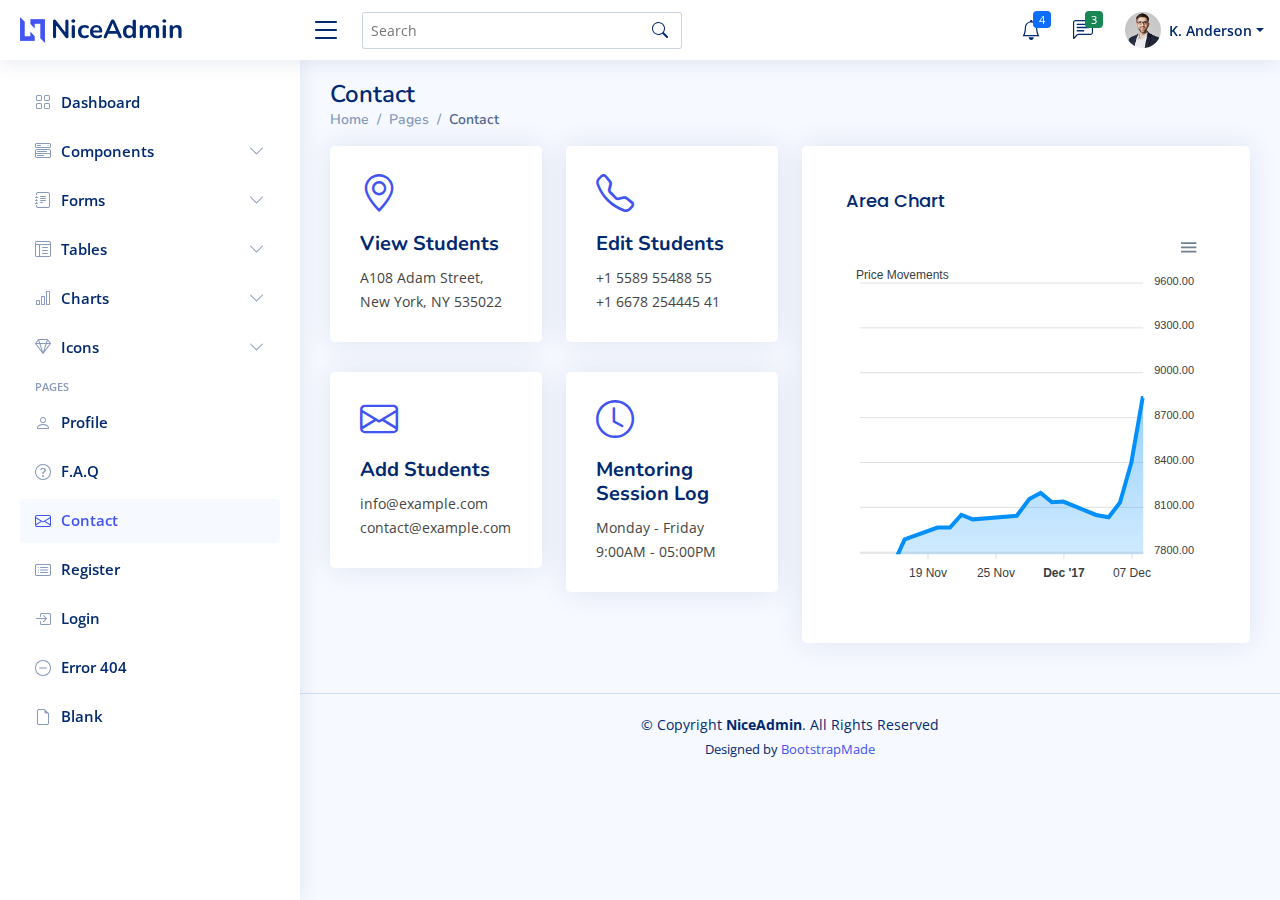
<file: teacher/pages-contact2.html>
<!DOCTYPE html>
<html lang="en">

<head>
  <meta charset="utf-8">
  <meta content="width=device-width, initial-scale=1.0" name="viewport">

  <title>Pages / Contact - NiceAdmin Bootstrap Template</title>
  <meta content="" name="description">
  <meta content="" name="keywords">

  <!-- Favicons -->
  <link href="assets/img/favicon.png" rel="icon">
  <link href="assets/img/apple-touch-icon.png" rel="apple-touch-icon">

  <!-- Google Fonts -->
  <link href="https://fonts.gstatic.com" rel="preconnect">
  <link href="https://fonts.googleapis.com/css?family=Open+Sans:300,300i,400,400i,600,600i,700,700i|Nunito:300,300i,400,400i,600,600i,700,700i|Poppins:300,300i,400,400i,500,500i,600,600i,700,700i" rel="stylesheet">

  <!-- Vendor CSS Files -->
  <link href="assets/vendor/bootstrap/css/bootstrap.min.css" rel="stylesheet">
  <link href="assets/vendor/bootstrap-icons/bootstrap-icons.css" rel="stylesheet">
  <link href="assets/vendor/boxicons/css/boxicons.min.css" rel="stylesheet">
  <link href="assets/vendor/quill/quill.snow.css" rel="stylesheet">
  <link href="assets/vendor/quill/quill.bubble.css" rel="stylesheet">
  <link href="assets/vendor/remixicon/remixicon.css" rel="stylesheet">
  <link href="assets/vendor/simple-datatables/style.css" rel="stylesheet">

  <!-- Template Main CSS File -->
  <link href="assets/css/style.css" rel="stylesheet">

  <!-- =======================================================
  * Template Name: NiceAdmin - v2.2.2
  * Template URL: https://bootstrapmade.com/nice-admin-bootstrap-admin-html-template/
  * Author: BootstrapMade.com
  * License: https://bootstrapmade.com/license/
  ======================================================== -->
</head>

<body>

  <!-- ======= Header ======= -->
  <header id="header" class="header fixed-top d-flex align-items-center">

    <div class="d-flex align-items-center justify-content-between">
      <a href="index.html" class="logo d-flex align-items-center">
        <img src="assets/img/logo.png" alt="">
        <span class="d-none d-lg-block">NiceAdmin</span>
      </a>
      <i class="bi bi-list toggle-sidebar-btn"></i>
    </div><!-- End Logo -->

    <div class="search-bar">
      <form class="search-form d-flex align-items-center" method="POST" action="#">
        <input type="text" name="query" placeholder="Search" title="Enter search keyword">
        <button type="submit" title="Search"><i class="bi bi-search"></i></button>
      </form>
    </div><!-- End Search Bar -->

    <nav class="header-nav ms-auto">
      <ul class="d-flex align-items-center">

        <li class="nav-item d-block d-lg-none">
          <a class="nav-link nav-icon search-bar-toggle " href="#">
            <i class="bi bi-search"></i>
          </a>
        </li><!-- End Search Icon-->

        <li class="nav-item dropdown">

          <a class="nav-link nav-icon" href="#" data-bs-toggle="dropdown">
            <i class="bi bi-bell"></i>
            <span class="badge bg-primary badge-number">4</span>
          </a><!-- End Notification Icon -->

          <ul class="dropdown-menu dropdown-menu-end dropdown-menu-arrow notifications">
            <li class="dropdown-header">
              You have 4 new notifications
              <a href="#"><span class="badge rounded-pill bg-primary p-2 ms-2">View all</span></a>
            </li>
            <li>
              <hr class="dropdown-divider">
            </li>

            <li class="notification-item">
              <i class="bi bi-exclamation-circle text-warning"></i>
              <div>
                <h4>Lorem Ipsum</h4>
                <p>Quae dolorem earum veritatis oditseno</p>
                <p>30 min. ago</p>
              </div>
            </li>

            <li>
              <hr class="dropdown-divider">
            </li>

            <li class="notification-item">
              <i class="bi bi-x-circle text-danger"></i>
              <div>
                <h4>Atque rerum nesciunt</h4>
                <p>Quae dolorem earum veritatis oditseno</p>
                <p>1 hr. ago</p>
              </div>
            </li>

            <li>
              <hr class="dropdown-divider">
            </li>

            <li class="notification-item">
              <i class="bi bi-check-circle text-success"></i>
              <div>
                <h4>Sit rerum fuga</h4>
                <p>Quae dolorem earum veritatis oditseno</p>
                <p>2 hrs. ago</p>
              </div>
            </li>

            <li>
              <hr class="dropdown-divider">
            </li>

            <li class="notification-item">
              <i class="bi bi-info-circle text-primary"></i>
              <div>
                <h4>Dicta reprehenderit</h4>
                <p>Quae dolorem earum veritatis oditseno</p>
                <p>4 hrs. ago</p>
              </div>
            </li>

            <li>
              <hr class="dropdown-divider">
            </li>
            <li class="dropdown-footer">
              <a href="#">Show all notifications</a>
            </li>

          </ul><!-- End Notification Dropdown Items -->

        </li><!-- End Notification Nav -->

        <li class="nav-item dropdown">

          <a class="nav-link nav-icon" href="#" data-bs-toggle="dropdown">
            <i class="bi bi-chat-left-text"></i>
            <span class="badge bg-success badge-number">3</span>
          </a><!-- End Messages Icon -->

          <ul class="dropdown-menu dropdown-menu-end dropdown-menu-arrow messages">
            <li class="dropdown-header">
              You have 3 new messages
              <a href="#"><span class="badge rounded-pill bg-primary p-2 ms-2">View all</span></a>
            </li>
            <li>
              <hr class="dropdown-divider">
            </li>

            <li class="message-item">
              <a href="#">
                <img src="assets/img/messages-1.jpg" alt="" class="rounded-circle">
                <div>
                  <h4>Maria Hudson</h4>
                  <p>Velit asperiores et ducimus soluta repudiandae labore officia est ut...</p>
                  <p>4 hrs. ago</p>
                </div>
              </a>
            </li>
            <li>
              <hr class="dropdown-divider">
            </li>

            <li class="message-item">
              <a href="#">
                <img src="assets/img/messages-2.jpg" alt="" class="rounded-circle">
                <div>
                  <h4>Anna Nelson</h4>
                  <p>Velit asperiores et ducimus soluta repudiandae labore officia est ut...</p>
                  <p>6 hrs. ago</p>
                </div>
              </a>
            </li>
            <li>
              <hr class="dropdown-divider">
            </li>

            <li class="message-item">
              <a href="#">
                <img src="assets/img/messages-3.jpg" alt="" class="rounded-circle">
                <div>
                  <h4>David Muldon</h4>
                  <p>Velit asperiores et ducimus soluta repudiandae labore officia est ut...</p>
                  <p>8 hrs. ago</p>
                </div>
              </a>
            </li>
            <li>
              <hr class="dropdown-divider">
            </li>

            <li class="dropdown-footer">
              <a href="#">Show all messages</a>
            </li>

          </ul><!-- End Messages Dropdown Items -->

        </li><!-- End Messages Nav -->

        <li class="nav-item dropdown pe-3">

          <a class="nav-link nav-profile d-flex align-items-center pe-0" href="#" data-bs-toggle="dropdown">
            <img src="assets/img/profile-img.jpg" alt="Profile" class="rounded-circle">
            <span class="d-none d-md-block dropdown-toggle ps-2">K. Anderson</span>
          </a><!-- End Profile Iamge Icon -->

          <ul class="dropdown-menu dropdown-menu-end dropdown-menu-arrow profile">
            <li class="dropdown-header">
              <h6>Kevin Anderson</h6>
              <span>Web Designer</span>
            </li>
            <li>
              <hr class="dropdown-divider">
            </li>

            <li>
              <a class="dropdown-item d-flex align-items-center" href="users-profile.html">
                <i class="bi bi-person"></i>
                <span>My Profile</span>
              </a>
            </li>
            <li>
              <hr class="dropdown-divider">
            </li>

            <li>
              <a class="dropdown-item d-flex align-items-center" href="users-profile.html">
                <i class="bi bi-gear"></i>
                <span>Account Settings</span>
              </a>
            </li>
            <li>
              <hr class="dropdown-divider">
            </li>

            <li>
              <a class="dropdown-item d-flex align-items-center" href="pages-faq.html">
                <i class="bi bi-question-circle"></i>
                <span>Need Help?</span>
              </a>
            </li>
            <li>
              <hr class="dropdown-divider">
            </li>

            <li>
              <a class="dropdown-item d-flex align-items-center" href="#">
                <i class="bi bi-box-arrow-right"></i>
                <span>Sign Out</span>
              </a>
            </li>

          </ul><!-- End Profile Dropdown Items -->
        </li><!-- End Profile Nav -->

      </ul>
    </nav><!-- End Icons Navigation -->

  </header><!-- End Header -->

  <!-- ======= Sidebar ======= -->
  <aside id="sidebar" class="sidebar">

    <ul class="sidebar-nav" id="sidebar-nav">

      <li class="nav-item">
        <a class="nav-link collapsed" href="index.html">
          <i class="bi bi-grid"></i>
          <span>Dashboard</span>
        </a>
      </li><!-- End Dashboard Nav -->

      <li class="nav-item">
        <a class="nav-link collapsed" data-bs-target="#components-nav" data-bs-toggle="collapse" href="#">
          <i class="bi bi-menu-button-wide"></i><span>Components</span><i class="bi bi-chevron-down ms-auto"></i>
        </a>
        <ul id="components-nav" class="nav-content collapse " data-bs-parent="#sidebar-nav">
          <li>
            <a href="components-alerts.html">
              <i class="bi bi-circle"></i><span>Alerts</span>
            </a>
          </li>
          <li>
            <a href="components-accordion.html">
              <i class="bi bi-circle"></i><span>Accordion</span>
            </a>
          </li>
          <li>
            <a href="components-badges.html">
              <i class="bi bi-circle"></i><span>Badges</span>
            </a>
          </li>
          <li>
            <a href="components-breadcrumbs.html">
              <i class="bi bi-circle"></i><span>Breadcrumbs</span>
            </a>
          </li>
          <li>
            <a href="components-buttons.html">
              <i class="bi bi-circle"></i><span>Buttons</span>
            </a>
          </li>
          <li>
            <a href="components-cards.html">
              <i class="bi bi-circle"></i><span>Cards</span>
            </a>
          </li>
          <li>
            <a href="components-carousel.html">
              <i class="bi bi-circle"></i><span>Carousel</span>
            </a>
          </li>
          <li>
            <a href="components-list-group.html">
              <i class="bi bi-circle"></i><span>List group</span>
            </a>
          </li>
          <li>
            <a href="components-modal.html">
              <i class="bi bi-circle"></i><span>Modal</span>
            </a>
          </li>
          <li>
            <a href="components-tabs.html">
              <i class="bi bi-circle"></i><span>Tabs</span>
            </a>
          </li>
          <li>
            <a href="components-pagination.html">
              <i class="bi bi-circle"></i><span>Pagination</span>
            </a>
          </li>
          <li>
            <a href="components-progress.html">
              <i class="bi bi-circle"></i><span>Progress</span>
            </a>
          </li>
          <li>
            <a href="components-spinners.html">
              <i class="bi bi-circle"></i><span>Spinners</span>
            </a>
          </li>
          <li>
            <a href="components-tooltips.html">
              <i class="bi bi-circle"></i><span>Tooltips</span>
            </a>
          </li>
        </ul>
      </li><!-- End Components Nav -->

      <li class="nav-item">
        <a class="nav-link collapsed" data-bs-target="#forms-nav" data-bs-toggle="collapse" href="#">
          <i class="bi bi-journal-text"></i><span>Forms</span><i class="bi bi-chevron-down ms-auto"></i>
        </a>
        <ul id="forms-nav" class="nav-content collapse " data-bs-parent="#sidebar-nav">
          <li>
            <a href="forms-elements.html">
              <i class="bi bi-circle"></i><span>Form Elements</span>
            </a>
          </li>
          <li>
            <a href="forms-layouts.html">
              <i class="bi bi-circle"></i><span>Form Layouts</span>
            </a>
          </li>
          <li>
            <a href="forms-editors.html">
              <i class="bi bi-circle"></i><span>Form Editors</span>
            </a>
          </li>
          <li>
            <a href="forms-validation.html">
              <i class="bi bi-circle"></i><span>Form Validation</span>
            </a>
          </li>
        </ul>
      </li><!-- End Forms Nav -->

      <li class="nav-item">
        <a class="nav-link collapsed" data-bs-target="#tables-nav" data-bs-toggle="collapse" href="#">
          <i class="bi bi-layout-text-window-reverse"></i><span>Tables</span><i class="bi bi-chevron-down ms-auto"></i>
        </a>
        <ul id="tables-nav" class="nav-content collapse " data-bs-parent="#sidebar-nav">
          <li>
            <a href="tables-general.html">
              <i class="bi bi-circle"></i><span>General Tables</span>
            </a>
          </li>
          <li>
            <a href="tables-data.html">
              <i class="bi bi-circle"></i><span>Data Tables</span>
            </a>
          </li>
        </ul>
      </li><!-- End Tables Nav -->

      <li class="nav-item">
        <a class="nav-link collapsed" data-bs-target="#charts-nav" data-bs-toggle="collapse" href="#">
          <i class="bi bi-bar-chart"></i><span>Charts</span><i class="bi bi-chevron-down ms-auto"></i>
        </a>
        <ul id="charts-nav" class="nav-content collapse " data-bs-parent="#sidebar-nav">
          <li>
            <a href="charts-chartjs.html">
              <i class="bi bi-circle"></i><span>Chart.js</span>
            </a>
          </li>
          <li>
            <a href="charts-apexcharts.html">
              <i class="bi bi-circle"></i><span>ApexCharts</span>
            </a>
          </li>
          <li>
            <a href="charts-echarts.html">
              <i class="bi bi-circle"></i><span>ECharts</span>
            </a>
          </li>
        </ul>
      </li><!-- End Charts Nav -->

      <li class="nav-item">
        <a class="nav-link collapsed" data-bs-target="#icons-nav" data-bs-toggle="collapse" href="#">
          <i class="bi bi-gem"></i><span>Icons</span><i class="bi bi-chevron-down ms-auto"></i>
        </a>
        <ul id="icons-nav" class="nav-content collapse " data-bs-parent="#sidebar-nav">
          <li>
            <a href="icons-bootstrap.html">
              <i class="bi bi-circle"></i><span>Bootstrap Icons</span>
            </a>
          </li>
          <li>
            <a href="icons-remix.html">
              <i class="bi bi-circle"></i><span>Remix Icons</span>
            </a>
          </li>
          <li>
            <a href="icons-boxicons.html">
              <i class="bi bi-circle"></i><span>Boxicons</span>
            </a>
          </li>
        </ul>
      </li><!-- End Icons Nav -->

      <li class="nav-heading">Pages</li>

      <li class="nav-item">
        <a class="nav-link collapsed" href="users-profile.html">
          <i class="bi bi-person"></i>
          <span>Profile</span>
        </a>
      </li><!-- End Profile Page Nav -->

      <li class="nav-item">
        <a class="nav-link collapsed" href="pages-faq.html">
          <i class="bi bi-question-circle"></i>
          <span>F.A.Q</span>
        </a>
      </li><!-- End F.A.Q Page Nav -->

      <li class="nav-item">
        <a class="nav-link " href="pages-contact.html">
          <i class="bi bi-envelope"></i>
          <span>Contact</span>
        </a>
      </li><!-- End Contact Page Nav -->

      <li class="nav-item">
        <a class="nav-link collapsed" href="pages-register.html">
          <i class="bi bi-card-list"></i>
          <span>Register</span>
        </a>
      </li><!-- End Register Page Nav -->

      <li class="nav-item">
        <a class="nav-link collapsed" href="pages-login.html">
          <i class="bi bi-box-arrow-in-right"></i>
          <span>Login</span>
        </a>
      </li><!-- End Login Page Nav -->

      <li class="nav-item">
        <a class="nav-link collapsed" href="pages-error-404.html">
          <i class="bi bi-dash-circle"></i>
          <span>Error 404</span>
        </a>
      </li><!-- End Error 404 Page Nav -->

      <li class="nav-item">
        <a class="nav-link collapsed" href="pages-blank.html">
          <i class="bi bi-file-earmark"></i>
          <span>Blank</span>
        </a>
      </li><!-- End Blank Page Nav -->

    </ul>

  </aside><!-- End Sidebar-->

  <main id="main" class="main">

    <div class="pagetitle">
      <h1>Contact</h1>
      <nav>
        <ol class="breadcrumb">
          <li class="breadcrumb-item"><a href="index.html">Home</a></li>
          <li class="breadcrumb-item">Pages</li>
          <li class="breadcrumb-item active">Contact</li>
        </ol>
      </nav>
    </div><!-- End Page Title -->

    <section class="section contact">

      <div class="row gy-4">

        <div class="col-xl-6">

          <div class="row">
            <div class="col-lg-6">
              <div class="info-box card">
                <i class="bi bi-geo-alt"></i>
               <a href="view_students.php"> <h3>View Students</h3></a>
                <p>A108 Adam Street,<br>New York, NY 535022</p>
        
              </div>
            </div>
            <div class="col-lg-6">
              <div class="info-box card">
                <i class="bi bi-telephone"></i>
                <h3>Edit Students</h3>
                <p>+1 5589 55488 55<br>+1 6678 254445 41</p>
              </div>
            </div>
            <div class="col-lg-6">
              <div class="info-box card">
                <i class="bi bi-envelope"></i>
                <h3>Add Students</h3>
                <p>info@example.com<br>contact@example.com</p>
              </div>
            </div>
            <div class="col-lg-6">
              <div class="info-box card">
                <i class="bi bi-clock"></i>
                <h3>Mentoring Session Log</h3>
                <p>Monday - Friday<br>9:00AM - 05:00PM</p>
              </div>
            </div>
          </div>

        </div>

        <div class="col-xl-6">
          <div class="card p-4">
            <div class="card-body">
              <h5 class="card-title">Area Chart</h5>

              <!-- Area Chart -->
              <div id="areaChart"></div>

              <script>
                document.addEventListener("DOMContentLoaded", () => {
                  const series = {
                    "monthDataSeries1": {
                      "prices": [
                        8107.85,
                        8128.0,
                        8122.9,
                        8165.5,
                        8340.7,
                        8423.7,
                        8423.5,
                        8514.3,
                        8481.85,
                        8487.7,
                        8506.9,
                        8626.2,
                        8668.95,
                        8602.3,
                        8607.55,
                        8512.9,
                        8496.25,
                        8600.65,
                        8881.1,
                        9340.85
                      ],
                      "dates": [
                        "13 Nov 2017",
                        "14 Nov 2017",
                        "15 Nov 2017",
                        "16 Nov 2017",
                        "17 Nov 2017",
                        "20 Nov 2017",
                        "21 Nov 2017",
                        "22 Nov 2017",
                        "23 Nov 2017",
                        "24 Nov 2017",
                        "27 Nov 2017",
                        "28 Nov 2017",
                        "29 Nov 2017",
                        "30 Nov 2017",
                        "01 Dec 2017",
                        "04 Dec 2017",
                        "05 Dec 2017",
                        "06 Dec 2017",
                        "07 Dec 2017",
                        "08 Dec 2017"
                      ]
                    },
                    "monthDataSeries2": {
                      "prices": [
                        8423.7,
                        8423.5,
                        8514.3,
                        8481.85,
                        8487.7,
                        8506.9,
                        8626.2,
                        8668.95,
                        8602.3,
                        8607.55,
                        8512.9,
                        8496.25,
                        8600.65,
                        8881.1,
                        9040.85,
                        8340.7,
                        8165.5,
                        8122.9,
                        8107.85,
                        8128.0
                      ],
                      "dates": [
                        "13 Nov 2017",
                        "14 Nov 2017",
                        "15 Nov 2017",
                        "16 Nov 2017",
                        "17 Nov 2017",
                        "20 Nov 2017",
                        "21 Nov 2017",
                        "22 Nov 2017",
                        "23 Nov 2017",
                        "24 Nov 2017",
                        "27 Nov 2017",
                        "28 Nov 2017",
                        "29 Nov 2017",
                        "30 Nov 2017",
                        "01 Dec 2017",
                        "04 Dec 2017",
                        "05 Dec 2017",
                        "06 Dec 2017",
                        "07 Dec 2017",
                        "08 Dec 2017"
                      ]
                    },
                    "monthDataSeries3": {
                      "prices": [
                        7114.25,
                        7126.6,
                        7116.95,
                        7203.7,
                        7233.75,
                        7451.0,
                        7381.15,
                        7348.95,
                        7347.75,
                        7311.25,
                        7266.4,
                        7253.25,
                        7215.45,
                        7266.35,
                        7315.25,
                        7237.2,
                        7191.4,
                        7238.95,
                        7222.6,
                        7217.9,
                        7359.3,
                        7371.55,
                        7371.15,
                        7469.2,
                        7429.25,
                        7434.65,
                        7451.1,
                        7475.25,
                        7566.25,
                        7556.8,
                        7525.55,
                        7555.45,
                        7560.9,
                        7490.7,
                        7527.6,
                        7551.9,
                        7514.85,
                        7577.95,
                        7592.3,
                        7621.95,
                        7707.95,
                        7859.1,
                        7815.7,
                        7739.0,
                        7778.7,
                        7839.45,
                        7756.45,
                        7669.2,
                        7580.45,
                        7452.85,
                        7617.25,
                        7701.6,
                        7606.8,
                        7620.05,
                        7513.85,
                        7498.45,
                        7575.45,
                        7601.95,
                        7589.1,
                        7525.85,
                        7569.5,
                        7702.5,
                        7812.7,
                        7803.75,
                        7816.3,
                        7851.15,
                        7912.2,
                        7972.8,
                        8145.0,
                        8161.1,
                        8121.05,
                        8071.25,
                        8088.2,
                        8154.45,
                        8148.3,
                        8122.05,
                        8132.65,
                        8074.55,
                        7952.8,
                        7885.55,
                        7733.9,
                        7897.15,
                        7973.15,
                        7888.5,
                        7842.8,
                        7838.4,
                        7909.85,
                        7892.75,
                        7897.75,
                        7820.05,
                        7904.4,
                        7872.2,
                        7847.5,
                        7849.55,
                        7789.6,
                        7736.35,
                        7819.4,
                        7875.35,
                        7871.8,
                        8076.5,
                        8114.8,
                        8193.55,
                        8217.1,
                        8235.05,
                        8215.3,
                        8216.4,
                        8301.55,
                        8235.25,
                        8229.75,
                        8201.95,
                        8164.95,
                        8107.85,
                        8128.0,
                        8122.9,
                        8165.5,
                        8340.7,
                        8423.7,
                        8423.5,
                        8514.3,
                        8481.85,
                        8487.7,
                        8506.9,
                        8626.2
                      ],
                      "dates": [
                        "02 Jun 2017",
                        "05 Jun 2017",
                        "06 Jun 2017",
                        "07 Jun 2017",
                        "08 Jun 2017",
                        "09 Jun 2017",
                        "12 Jun 2017",
                        "13 Jun 2017",
                        "14 Jun 2017",
                        "15 Jun 2017",
                        "16 Jun 2017",
                        "19 Jun 2017",
                        "20 Jun 2017",
                        "21 Jun 2017",
                        "22 Jun 2017",
                        "23 Jun 2017",
                        "27 Jun 2017",
                        "28 Jun 2017",
                        "29 Jun 2017",
                        "30 Jun 2017",
                        "03 Jul 2017",
                        "04 Jul 2017",
                        "05 Jul 2017",
                        "06 Jul 2017",
                        "07 Jul 2017",
                        "10 Jul 2017",
                        "11 Jul 2017",
                        "12 Jul 2017",
                        "13 Jul 2017",
                        "14 Jul 2017",
                        "17 Jul 2017",
                        "18 Jul 2017",
                        "19 Jul 2017",
                        "20 Jul 2017",
                        "21 Jul 2017",
                        "24 Jul 2017",
                        "25 Jul 2017",
                        "26 Jul 2017",
                        "27 Jul 2017",
                        "28 Jul 2017",
                        "31 Jul 2017",
                        "01 Aug 2017",
                        "02 Aug 2017",
                        "03 Aug 2017",
                        "04 Aug 2017",
                        "07 Aug 2017",
                        "08 Aug 2017",
                        "09 Aug 2017",
                        "10 Aug 2017",
                        "11 Aug 2017",
                        "14 Aug 2017",
                        "16 Aug 2017",
                        "17 Aug 2017",
                        "18 Aug 2017",
                        "21 Aug 2017",
                        "22 Aug 2017",
                        "23 Aug 2017",
                        "24 Aug 2017",
                        "28 Aug 2017",
                        "29 Aug 2017",
                        "30 Aug 2017",
                        "31 Aug 2017",
                        "01 Sep 2017",
                        "04 Sep 2017",
                        "05 Sep 2017",
                        "06 Sep 2017",
                        "07 Sep 2017",
                        "08 Sep 2017",
                        "11 Sep 2017",
                        "12 Sep 2017",
                        "13 Sep 2017",
                        "14 Sep 2017",
                        "15 Sep 2017",
                        "18 Sep 2017",
                        "19 Sep 2017",
                        "20 Sep 2017",
                        "21 Sep 2017",
                        "22 Sep 2017",
                        "25 Sep 2017",
                        "26 Sep 2017",
                        "27 Sep 2017",
                        "28 Sep 2017",
                        "29 Sep 2017",
                        "03 Oct 2017",
                        "04 Oct 2017",
                        "05 Oct 2017",
                        "06 Oct 2017",
                        "09 Oct 2017",
                        "10 Oct 2017",
                        "11 Oct 2017",
                        "12 Oct 2017",
                        "13 Oct 2017",
                        "16 Oct 2017",
                        "17 Oct 2017",
                        "18 Oct 2017",
                        "19 Oct 2017",
                        "23 Oct 2017",
                        "24 Oct 2017",
                        "25 Oct 2017",
                        "26 Oct 2017",
                        "27 Oct 2017",
                        "30 Oct 2017",
                        "31 Oct 2017",
                        "01 Nov 2017",
                        "02 Nov 2017",
                        "03 Nov 2017",
                        "06 Nov 2017",
                        "07 Nov 2017",
                        "08 Nov 2017",
                        "09 Nov 2017",
                        "10 Nov 2017",
                        "13 Nov 2017",
                        "14 Nov 2017",
                        "15 Nov 2017",
                        "16 Nov 2017",
                        "17 Nov 2017",
                        "20 Nov 2017",
                        "21 Nov 2017",
                        "22 Nov 2017",
                        "23 Nov 2017",
                        "24 Nov 2017",
                        "27 Nov 2017",
                        "28 Nov 2017"
                      ]
                    }
                  }
                  new ApexCharts(document.querySelector("#areaChart"), {
                    series: [{
                      name: "STOCK ABC",
                      data: series.monthDataSeries1.prices
                    }],
                    chart: {
                      type: 'area',
                      height: 350,
                      zoom: {
                        enabled: false
                      }
                    },
                    dataLabels: {
                      enabled: false
                    },
                    stroke: {
                      curve: 'straight'
                    },
                    subtitle: {
                      text: 'Price Movements',
                      align: 'left'
                    },
                    labels: series.monthDataSeries1.dates,
                    xaxis: {
                      type: 'datetime',
                    },
                    yaxis: {
                      opposite: true
                    },
                    legend: {
                      horizontalAlign: 'left'
                    }
                  }).render();
                });
              </script>
              <!-- End Area Chart -->

            </div>
          </div>

        </div>

      </div>

    </section>

  </main><!-- End #main -->

  <!-- ======= Footer ======= -->
  <footer id="footer" class="footer">
    <div class="copyright">
      &copy; Copyright <strong><span>NiceAdmin</span></strong>. All Rights Reserved
    </div>
    <div class="credits">
      <!-- All the links in the footer should remain intact. -->
      <!-- You can delete the links only if you purchased the pro version. -->
      <!-- Licensing information: https://bootstrapmade.com/license/ -->
      <!-- Purchase the pro version with working PHP/AJAX contact form: https://bootstrapmade.com/nice-admin-bootstrap-admin-html-template/ -->
      Designed by <a href="https://bootstrapmade.com/">BootstrapMade</a>
    </div>
  </footer><!-- End Footer -->

  <a href="#" class="back-to-top d-flex align-items-center justify-content-center"><i class="bi bi-arrow-up-short"></i></a>

  <!-- Vendor JS Files -->
  <script src="assets/vendor/apexcharts/apexcharts.min.js"></script>
  <script src="assets/vendor/bootstrap/js/bootstrap.bundle.min.js"></script>
  <script src="assets/vendor/chart.js/chart.min.js"></script>
  <script src="assets/vendor/echarts/echarts.min.js"></script>
  <script src="assets/vendor/quill/quill.min.js"></script>
  <script src="assets/vendor/simple-datatables/simple-datatables.js"></script>
  <script src="assets/vendor/tinymce/tinymce.min.js"></script>
  <script src="assets/vendor/php-email-form/validate.js"></script>

  <!-- Template Main JS File -->
  <script src="assets/js/main.js"></script>

</body>

</html>
</file>
<file: css/style.css>
/*--
	Author: W3Layouts
	Author URL: http://w3layouts.com
	License: Creative Commons Attribution 3.0 Unported
	License URL: http://creativecommons.org/licenses/by/3.0/
--*/

html,
body {
    margin: 0;
    font-size: 100%;
    font-family: 'Poppins', sans-serif;
    background: #fff;
}

body a {
    text-decoration: none;
    transition: 0.5s all;
    -webkit-transition: 0.5s all;
    -moz-transition: 0.5s all;
    -o-transition: 0.5s all;
    -ms-transition: 0.5s all;
    font-family: 'Poppins', sans-serif;
}

a:hover {
    text-decoration: none;
}

input[type="button"],
input[type="submit"],
input[type="text"],
input[type="email"],
input[type="search"] {
    transition: 0.5s all;
    -webkit-transition: 0.5s all;
    -moz-transition: 0.5s all;
    -o-transition: 0.5s all;
    -ms-transition: 0.5s all;
    font-family: 'Poppins', sans-serif;
}

h1,
h2,
h3,
h4,
h5,
h6 {
    margin: 0;
    font-family: 'Poppins', sans-serif;
    letter-spacing: 1px;
    font-weight: 700;
}

p {
    margin: 0;
    font-size: 0.85em;
    color: #8c9398;
    line-height: 1.9em;
    letter-spacing: 1px
}

ul {
    margin: 0;
    padding: 0;
}

/*--/header --*/

/*--/navbar--*/

.navbar {
    padding: 0em 0em;
}

a.navbar-brand {
    font-size: 1.2em;
    text-shadow: 0 1px 2px rgba(0, 0, 0, 0.37);
    color: #fff;
}

.navbar-light .navbar-brand {
    color: #fff;
    font-family: 'Poppins', sans-serif;
}

.logo i {
    color: #03cce6;
    text-shadow: none;
}

li.nav-item {
    margin: 0 20px;
}

.navbar-light .navbar-nav .nav-link {
    padding: 0em;
    color: #fff;
    background: transparent;
    font-size: 1em;
    letter-spacing: 1px;
    font-weight: 600;
}

.navbar-light .navbar-nav .show > .nav-link,
.navbar-light .navbar-nav .active > .nav-link,
.navbar-light .navbar-nav .nav-link.show,
.navbar-light .navbar-nav .nav-link.active,
.navbar-light .navbar-nav .nav-link:hover,
.navbar-light .navbar-nav .nav-link:focus {
    background: transparent;
    color:#ff3c41;
}

.dropdown-item {
    padding: 0.5em 1.5rem;
    font-size: 0.9em;
    margin: 0;
}

.dropdown-menu {
    margin: 0;
    padding: 0;
}

.navbar-light .navbar-brand:hover,
.navbar-light .navbar-brand:focus {
    color: #fff;
}

/*---*/

/*---*/

.dropdown-toggle::after {
    width: 0;
    height: 0;
    margin-left: 0;
    content: "";
    border-top: 0.3em solid;
    border-right: 0.3em solid transparent;
    border: 0px;
}


.dropdown-item:hover,
.dropdown-item:focus {
    color:#ff3c41;
    text-decoration: none;
    background-color: #f0f0f1;
}

/*-- //header --*/

header {
    padding-top: 3em;
}

.top-head-w3ls span {
    color: #ffff;
    letter-spacing: 2px;
    font-weight: 600;
}

.top-head-w3ls a {
    color: #ffff;
    letter-spacing: 2px;
}

.top-content-info {
    position: relative;
    margin: 0 0 0.5em 0;
}

.log-in a {
    border-radius: 25px;
    border: 2px solid #ff3c41;
    padding: 0.3em 1.7em;
    color: #fff;
    font-weight: 500;
    font-size: 1em;
    background:#ff3c41;
    box-shadow: 0 25px 60px rgba(0, 0, 0, .2);
}

.log-in a:hover {
    border: 2px solid #ff3c41;
    background: none;
    color:#ff3c41;
}

.top-content-left h6 {
    color: #fff;
    font-size: 0.9em;
    text-decoration: underline;
}

.callnumber h6 {
    color: #fff;
    font-weight: 300;
}

/*--/banner-info--*/

.mian-content-wthree {
    background: url(../images/1.jpg) no-repeat center;
    background-size: cover;
    -webkit-background-size: cover;
    -moz-background-size: cover;
    -o-background-size: cover;
    -ms-background-size: cover;
    height: 48vw;

}

.slide-caption h3 {
    color: #fff;
    font-size: 4em;
    margin-bottom: 15px;
}

.slide-caption p {
    text-align: left;
    margin: 0;
    font-size: 0.9em;
    width: 60%;
    display: none;
    color: #fff;
    line-height: 2em;
}

#table {
    display: table;
    width: 100%;
    height: 100%;
    margin-top: 10em;
}

#centeralign {
    display: table-cell;
    vertical-align: middle;
}

.cont-btn a {
    border-radius: 25px;
    border: 2px solid #fff;
    padding: 0.5em 1.7em;
    color: #fff;
    font-weight: 500;
    font-size: 0.9em;
}

.cont-btn a:hover,
.cont-btn a.active {
    background: #ff3c41;
    border: 2px solid #ff3c41;
}

.cont-btn {
    margin-top: 2rem;
}

.top-content-left {
    padding: 0;
}

.social-icons li {
    list-style: none;
}

ul.social-icons li a span {
    color: rgba(255, 255, 255, 0.70);
    font-size: 16px;
    background: transparent;
    width: 28px;
    height: 28px;
    line-height: 27px;
    text-align: center;
    display: block;
}

ul.social-icons li a span:hover {
    color: #fff;
}

/*----*
.slide-caption {
    position: absolute;
    bottom:33%;
    left: 15%;
    width: 53%;
    color: #fff;
    background: none;
}
.slide-caption h3 {
     margin:0rem;
    font-size:3.5rem;
}

.slide-caption p {
    margin:0rem;
    font-size: 1.2rem;
    color: #ddd;
}
.slide-caption span {
    color:#2529d8;
}

.mian-content-wthree {
    position: relative;
}


/*-- /banner-info --*/

/*--/introduction--*/
h3.main {
    font-size: 1.7em;
    line-height: 1.5em;
}

h3.main mark {
    padding: 0.4em 0.4em;
    background-color: #ccffe4;
}

.about-in .card {
    background: none;
    border: none;
    padding: 0;
}

.about-in p.card-text {
    line-height: 2em;
}

.about-in .card i {
    font-size: 2em;
    color: #ff3c41;
}

.icon-service {
    float: left;
    margin-right: 2%;
    width: 20%;
    text-align: center;
}

.icon-service-info {
    float: left;
    width: 72%;
}

.about-in .card h5.card-title {
  font-size: 1.2em;
}

.about-in .card-body {
    background: #f5f5f5;
    margin-bottom: 1.2em;
    transition: 0.5s all;
    -webkit-transition: 0.5s all;
    -moz-transition: 0.5s all;
    -o-transition: 0.5s all;
    -ms-transition: 0.5s all;
}
.middle-grids .card-body:hover{
    background: url(../images/serve-img.jpg) no-repeat center;
    background-size: cover;
    -webkit-background-size: cover;
    -moz-background-size: cover;
    -o-background-size: cover;
    -ms-background-size: cover;
    height: auto;
}
.middle-grids .card-body:hover,.middle-grids .card-body:hover p{
    color:#fff;
}
.about-in h6 {
    font-size: 0.9em;
    color: #888;
    font-weight: 400;
}

.about-right h3 {
    color: #303031;
    font-weight: 600;
    font-size: 1.4em;
    letter-spacing: 1px;
    line-height: 1.6em;
}

.about-right h4 {
    margin: 1.2em 0;
    font-size: 15px;
    color: #b1b2b3;
    font-weight: 300;
}

.about-right {
    padding: 3em 6em;
}

ul.author li {
    list-style: none;
    margin: 0 2em 0 0em;
}

.about-in .card-body {
    background: #e9eaef;
    margin-bottom: 1.2em;
    padding: 2.5em 1em;
}

ul.author li img {
    border-radius: 50%;
    -weblit-border-radius: 50%;
    -o-border-radius: 50%;
    -ms-border-radius: 50%;
    -moz-border-radius: 50%;
    border: 4px solid #ddd;
}

ul.author li {
    color: #888;
    font-size: 0.85em;
}

ul.author li span {
    display: block;
    font-weight: 600;
    color: #5c6065;
    font-size: 1.2em;
}

.colour-one,
.colour-two,
.colour-three,
.colour-four {
    width: 227px;
    height: 227px;
    background: #ff3c41;
    border-radius: 150px 150px 0px 150px;
}

.colour-gd {
    margin-bottom: 0.7em;
    padding: 0;
}

.colour-two {
    border-radius: 150px 150px 150px 0px;
    background: #fcd000;
}

.colour-three {
    border-radius: 150px 0px 150px 150px;
    background: #47cf73;
}

.colour-four {
    border-radius: 0px 150px 150px 150px;
    background: #ae63e4;

}

/*--//introduction--*/

/*-- /services--*/

h3.tittle-w3ls span {
    display: block;
    text-transform: uppercase;
    font-size: 0.3em;
    color: #ff4081;
    letter-spacing: 4px;
    font-weight: 600;
}

h3.tittle-w3ls {
    text-shadow: 2px 2px 2px rgba(41, 41, 41, 0.15);
    font-size: 3em;
    color: #333338;
}

.middle-grids .card-body {
    padding: 9em 2em;
    background: #fff;
}

/*-- //services--*/

/*-- team --*/

.team-info-content {
    background-color: #FFF;
    display: block;
    overflow: hidden;
    position: relative;
    -webkit-transition: all 0.5s;
    -moz-transition: all 0.5s;
    -ms-transition: all 0.5s;
    -o-transition: all 0.5s;
    transition: all 0.5s;
    opacity: 1;
    filter: alpha(opacity=100);
    border-radius: 50%;
    -webkit-border-radius: 50%;
    -o-border-radius: 50%;
    -ms-border-radius: 50%;
    -moz-border-radius: 50%;
}

.team-info-content img {
    width: 100%;
    -webkit-transition: all 0.5s;
    -moz-transition: all 0.5s;
    -ms-transition: all 0.5s;
    -o-transition: all 0.5s;
    transition: all 0.5s;
}

.team-info-content:before {
    content: '';
    background-color: rgba(0, 0, 0, 0);
    left: 0;
    top: 0;
    right: 0;
    bottom: 0;
    position: absolute;
    -webkit-transition: all 0.5s;
    -moz-transition: all 0.5s;
    -ms-transition: all 0.5s;
    -o-transition: all 0.5s;
    transition: all 0.5s;
}

.team-info-content:hover:before {
    background-color: rgba(0, 0, 0, 0.8);
}

.team-info-content:hover .view-caption {
    -moz-transform: translateY(0%) scale(1);
    -o-transform: translateY(0%) scale(1);
    -ms-transform: translateY(0%) scale(1);
    -webkit-transform: translateY(0%) scale(1);
    transform: translateY(0%) scale(1);
}

.view-caption {
    background-color: #2529d8;
    bottom: 0;
    height:27%;
    left: 0;
    padding: 16px 20px;
    position: absolute;
    right: 0;
    z-index: 99;
    -webkit-transition: all 0.5s;
    -moz-transition: all 0.5s;
    -ms-transition: all 0.5s;
    -o-transition: all 0.5s;
    transition: all 0.5s;
    -moz-transform: translateY(150%) scale(1.5);
    -o-transform: translateY(150%) scale(1.5);
    -ms-transform: translateY(150%) scale(1.5);
    -webkit-transform: translateY(150%) scale(1.5);
    transform: translateY(150%) scale(1.5);
}

.view-caption .team-description h4 {
    color: #000;
    font-size: 1.5em;
    font-weight: normal;
    margin-top: 5px;
}

.view-caption .team-description p {
    color: #000;
    font-size: 1em;
}

.view-caption ul li {
    display: inline-block;
    list-style: none;
}

.view-caption ul.social-icons-team li a {
    background-color: #fff;
    border-radius: 50%;
    -webkit-border-radius: 50%;
    -o-border-radius: 50%;
    -ms-border-radius: 50%;
    -moz-border-radius: 50%;
    color: #ec1c24;
    display: inline-block;
    height: 28px;
    text-align: center;
    line-height: 25px;
    width: 28px;
    -webkit-transition: all 0.5s;
    -moz-transition: all 0.5s;
    -ms-transition: all 0.5s;
    -o-transition: all 0.5s;
    font-size: 0.8em;
}
.view-caption ul.social-icons-team li a:hover {
    opacity: 0.8;
}
.team-description h4 {
    font-size: 1.1em;
}
.team-info-content ul.social-icons-team li a {
    color: #2529d8;
    line-height: 29px;
}
/*-- //team --*/
/*-- Pricing --*/
.price-main-info .card-header h4 {
    color: #f7f7f7;
    font-size: 1.7em;
    font-weight: 600;
    line-height: 1em;
    padding-top: 2em;
}

.price-main-info .card-header h4 span {
    display: block;
    font-weight: 100;
}

.price-main-info .card-header {
    background: url(../images/price.jpg)no-repeat 0px 0px;
    -webkit-background-size: cover;
    -moz-background-size: cover;
    -o-background-size: cover;
    -ms-background-size: cover;
    background-size: cover;
    min-height: 192px;
}

.price-main-info .card-body {
    background: #fff;
    padding: 2em 1em;
}

.pricing-card-title span {
    font-size: .5em;
    display: inline-block;
    color: #000;
    font-weight: 300;
}

.price-main-info small.text-muted {
    font-size: 0.5em;
}

ul.list-unstyled li {
    font-size: 15px;
    color: #7d7d7d;
    line-height: 2.5em;
}

.price-main-info h5.card-title {
    font-size: 3em;
    color: #1c1c1d;
    font-weight: 700;
}

.card-deck .card {
    padding: 0px;
}

.price-inner .log-in a {
    font-size: 0.9em;
}

.price-inner.card h4 {
    color: #a7aaad;
    font-size: 1.1em;
}

.price-main-info.card {
    border-radius: 0;
    border: none;
    background: none;
}
/*--/tabs --*/
.nav-pills .nav-link {
    padding: 0.7em 2em;
    letter-spacing: 1px;
    color: #4e4c4c;
    background: rgba(193, 189, 189, 0.38);
    font-weight: 600;
}
.nav-pills .nav-link.active,
.nav-pills .show > .nav-link {
    color: #fff;
    background: #2529d8;
}
.tech-btm h5 {
    font-size: 0.9em;
    line-height: 1.4em;
    font-weight: 600;
}

.menu-img-info h5 {
    font-size: 1.8em;
    color: #7b7d80;
    text-shadow: 0 1px 2px rgba(0, 0, 0, 0.37);
    line-height: 1.4em;
}

p.sub-meta {
    color: #1cbbb4;
    font-size: 1.2em;
    font-weight: 600;
}
.text-info-sec p {
    color: #8c9398;
}
.text-info-sec h5 {
    font-size: 1.4em;
    color: #4e4f50;
    text-shadow: 0 1px 2px rgba(18, 18, 19, 0.13);
    font-weight: 700;
    text-transform: uppercase;
}
.text-info-sec i {
    color: #EB2941;
}
/*--//tabs--*/

/*--// Pricing --*/
ul.facilities-list.recent {
    margin-top: 1em;
}
ul.facilities-list.recent li {
    line-height: 3em;
}
/*--bottom-last--*/

.bottom-last {
    background: url(../images/banner2.jpg) no-repeat center;
    background-size: cover;
    -webkit-background-size: cover;
    -moz-background-size: cover;
    -o-background-size: cover;
    -ms-background-size: cover;
    min-height: 400px;
}

section.bottom-last h3 {
    font-size: 2em;
    font-weight: 500;
    color: #fff;
    line-height: 1.6em;
    width: 65%;
    margin: 3em auto 0;
    text-shadow: 2px 2px 2px rgba(29, 28, 28, 0.15);
}

/*--bottom-last--*/

.feedback-top {
    background: transparent;
    position: relative;
    border: 1px solid #ddd;
    padding: 2em;
    margin-top: 2em;
}

.feedback-top:after {
    content: '';
    position: absolute;
    top: 100%;
    left: 14%;
    width: 0;
    height: 0;
    border-top: 15px solid rgb(224, 225, 226);
    border-right: 4px solid transparent;
    border-left: 12px solid transparent;
    transform: rotate(0deg);
}

.feedback-top p {
    margin: 0;
}

.feedback-img {
    position: absolute;
    float: left;
    width: 13%;
    background: #59646f;
    padding: 0.2em;
    border-radius: 50%;
    -webkit-border-radius: 50%;
    -o-border-radius: 50%;
    -ms-border-radius: 50%;
    -moz-border-radius: 50%;
    top: 8%;
    left: 45%;
}

.feedback-grids {
    margin: 1em 0 0;
}

.feedback-img img {
    width: 100%;
}

.feedback-info {
    margin: 1em !important;
}

.feedback-img-info {
    float: left;
    width: 65%;
    margin: 0em 0 0 1em;
}

.feedback-img-info h5 {
    color: #ff3c41;
    font-size: 1em;
    letter-spacing: 1px;
    font-weight: 600;
}

.feedback-img-info p {
    color: #6f6b6b;
    margin-top: .5em;
}

.feedback-img-info p span {
    color: #b1b2b3;
    font-size: 0.85em;
}

.icon-test i {
    font-size: 2em;
    color: #fcd000;
    margin-left: .4em;
    position: relative;
}

.icon-test {
    position: relative;
}

.icon-test:before {
    content: " ";
    position: absolute;
    background: #d5d8da;
    width: 77%;
    height: 2%;
    top: 54%;
    right: 5%;
}

/*-- //feedback --*/

/*--model-forms--*/

.modal-header {
    border: none;
}

.login h5 {
    font-size: 1.2em;
    color: #333;
    text-transform: uppercase;
    font-weight: 600;
}

.login button.btn.btn-primary.submit {
    background: #495057;
    padding: 0.5em 2em;
    letter-spacing: 1px;
    border: none;
}

.login button.btn.btn-primary.submit:hover {
    background: #2529d8;
}

.login a {
    color: #97989a;
}

.login label {
    font-weight: 400;
    color: #5a5757;
    font-size: 0.9em;
    letter-spacing: 1px;
}

.video iframe {
    width: 100%;
    height: auto;
}

/*--//model-forms--*/

/*--/inner-page--*/

.mian-content-wthree.inner {
    background: url(../images/banner2.jpg) no-repeat center;
    background-size: cover;
    -o-background-size: cover;
    -moz-background-size: cover;
    -ms-background-size: cover;
    -webkit-background-size: cover;
     height: 18vw;
}

ol.breadcrumb {
    margin: 0;
}

li.breadcrumb-item {
    font-size: 0.9em;
    letter-spacing: 3px;
}

li.breadcrumb-item a {
    color: #2529d8;
}

.breadcrumb-item.active {
    color: #888;
}

ol.breadcrumb {
    background: none;
    margin: 0;
    padding: 1em 2em;
    background: #f7f7f7;
}

/*--//inner-page--*/
.property-info-list {
    padding: 1.2em 1em;
    background: #f4f5f7;
}
.detail h4.title a {
    color: #2529d8;
    font-size: 0.8em;
}
.detail ul li {
    list-style: none;
    width:44%;
    float: left;
    font-weight: 400;
    font-size: 13px;
    color: #848488;
}
.detail ul li:hover i{
    color: #2529d8;
}
.detail .location a {
    font-size: 13px;
    color: #535353;
    font-weight: 400;
}
.footer-properties span {
    float:right!important;
    font-size: 13px;
    color: #535353;
}
.footer-properties i {
    margin-right: 5px;
}
ul.facilities-list i {
    margin-right: 0.5em;
}
.footer-properties {
    border-top: 1px solid #ddd;
    padding-top: 0.7em;
    margin-top: 1em;
}
/*--/footer--*/
footer.footer-emp-w3ls {
    background:#f5f5f5;
}

.owl-item.active {
    padding: 15px;
    border: 1px solid #e4e4e4;
}
/*--footer--*/
.newsright {
    width:70%;
}
.newsright input[type="email"] {
    outline: none;
    width: 100%;
    padding: 9px 14px;
    color: #343a40;
    font-size: 14px;
    border: 1px solid #caccce;
    width: 70%;
    letter-spacing: 3px;
    background: none;
    border-radius: 0px;
}
.newsright input[type="submit"] {
    border: none;
    padding: 9px 14px;
    font-size: 20px;
    outline: none;
    text-transform: uppercase;
    font-weight: 400;
    letter-spacing: 1px;
    background: #47cf73;
    color: #fff;
    width: 30%;
    cursor: pointer;
    border-radius: 0px;
}
.newsright input[type="submit"]:hover {
    background: #ff3c41;
}
.footer-grid-wthree h3 {
    font-size: 1.2em;
    color: #343a40;
    font-weight: 600;
    letter-spacing: 1px;
    margin-bottom: 0.8em;
}

.footer-text p,
.contact-info p {
    color: #757779;
    line-height: 1.9em;
}

.phone {
    margin-top: 20px;
}

ul.links {
    float: left;
    width: 50%;
}

.contact-info h4 {
    font-style: normal;
    font-weight: 400;
    font-size: 1em;
    line-height: 1.9;
    color: #47cf73;
}

.copyright-w3ls p {
    letter-spacing:2px;
    color: #303031;
}

.copyright-w3ls p a:hover {
   color: #2529d8;
}

.footer p {
    color: #808080;
}

.newsletter .email {
    background-color: #F4F4F4;
    border: none;
}

.footer-text input[type="email"] {
    outline: none;
    padding: 12px 15px;
    color: #fff;
    font-size: 16px;
    width: 84%;
    border: none;
    background: none;
    letter-spacing: 2px;
    float: left;
}

.newsletter {
    position: relative;
    background: #28a745;
}

.footer-text button.btn2 {
    color: #28a745;
    border: none;
    padding: 10px 0;
    outline: none;
    text-align: center;
    text-decoration: none;
    background: none;
    cursor: pointer;
    -webkit-transition: 0.5s all;
    -moz-transition: 0.5s all;
    -o-transition: 0.5s all;
    -ms-transition: 0.5s all;
    transition: 0.5s all;
    float: right;
    width: 15%;
}

.footer-grid-wthree form {
    border: 1px solid #585a5d;
    width: 100%;
    margin-top: 20px;
}

ul.social_section_1info li {
    display: inline-block;
}

ul.social_section_1info {
    margin-top: 15px;
}
ul.social_section_1info a {
    color: #808080;
    margin-right: 10px;
    font-size: 15px;
}

ul.social_section_1info a:hover {
    color: #fff;
}
.phone p a {
    color: #808080;
}
.phone p a:hover {
    color: #343a40;
}
ul.links li {
    list-style-type: none;
    margin: 10px 0;
}
ul.links li a {
    color: #757779;
    font-size: 0.9em;
}

ul.links li a:hover {
color: #151414;
}

.copyright-w3ls a i:hover {
    color: #ffa200;
    transition: all 0.7s ease-in-out;
    -webkit-transition: all 0.7s ease-in-out;
    -moz-transition: all 0.7s ease-in-out;
    -o-transition: all 0.7s ease-in-out;
    -ms-transition: all 0.7s ease-in-out;
}

.owl-item.active {
    padding: 15px;
    border: 1px solid #e4e4e4;
}
ul.social-icons.footer-icons li a span {
    color: #242425;
}
ul.social-icons.footer-icons li a span:hover {
    color:#2529d8;
}
/*--social-icons--*/

/*--//social-icons--*/

.copyright-w3ls a {
    color: #343a40;
}
.copyright-w3ls a:hover {
    color:#47cf73;
}
.copyright-w3ls {
    border-top: 1px solid #ddd;
    padding-top: 1.5em;
}
/*--//footer--*/

/*-- to-top --*/

#toTop {
    display: none;
    text-decoration: none;
    position: fixed;
    bottom: 20px;
    right: 2%;
    overflow: hidden;
    z-index: 999;
    width: 40px;
    height: 40px;
    border: none;
    text-indent: 100%;
    background: #333 url(../images/move_up.png) no-repeat 11px 11px;
}

#toTopHover {
    width: 40px;
    height: 40px;
    display: block;
    overflow: hidden;
    float: right;
    opacity: 0;
    -moz-opacity: 0;
    filter: alpha(opacity=0);
}

/*-- //to-top --*/

/*--//responsive--*/

@media(max-width:1440px) {
    .detail ul li {
        list-style: none;
        width: 40%;
    }
    #table {
        display: table;
        width: 100%;
        height: 100%;
        margin-top: 8em;
    }
}

@media(max-width:1366px) {
    .slide-caption h3 {
        font-size: 3.5em;
        margin-bottom: 15px;
    }
    h3.tittle-w3ls {
        font-size: 2.7em;
    }
    a.navbar-brand {
      font-size: 1em;
    }
    header {
        padding-top: 2em;
    }
}

@media(max-width:1280px) {
    h3.tittle-w3ls {
        font-size: 2.8em;
    }
    .bottom-last {
        min-height: 360px;
    }
    .about-right {
        padding:2em 2em;
    }
}

@media(max-width:1080px) {
    .feedback-img-info {
        float: left;
        width: 100%;
        margin: 0em 0 0 1em;
    }
    .about-in .card-body {
        margin-bottom: 1.2em;
        padding: 2em 1em;
    }
    .middle-grids .card-body {
       padding: 7em 2em;
    }
    section.bottom-last h3 {
        font-size: 2em;
        line-height: 1.6em;
        width: 80%;
        margin: 3em auto 0;
    }
    .slide-caption h3 {
        font-size: 3em;
        margin-bottom: 15px;
    }
    #table {
        display: table;
        width: 100%;
        height: 100%;
        margin-top: 5em;
    }
    .mian-content-wthree {
        height: 55vw;
    }
    .colour-one, .colour-two, .colour-three, .colour-four {
        width: 190px;
        height: 190px;
    }
    .about-right {
        padding: 1em 2em;
    }
}

@media(max-width:1050px) {
    .about-in .card i {
       font-size: 1.5em;
    }
}

@media(max-width:1024px) {
    h3.tittle-w3ls {
        font-size: 2.7em;
    }
    .team-grids-wthree{
        width: 50%;
        margin-bottom: 1em;
    }
}

@media(max-width:991px) {
    .feedback-top {
        padding: 4em;
        margin-top: 2em;
    }
    .feedback-img {
        width: 9%;
        top: 5%;
        left: 47%;
    }
    .bottom-last {
        min-height: 315px;
    }
    .footer-grid-wthree {
        margin-top: 2em;
    }
    section.bottom-last h3 {
        font-size: 2em;
        width: 80%;
        margin: 2em auto 0;
    }
    .slide-caption p {
        font-size: 0.9em;
        width: 83%;
    }
    #table {
        display: table;
        width: 100%;
        height: 100%;
        margin-top: 4em;
    }
    .callnumber{
        width: 50%;
        float: left;
        padding-left: 13px;
    }
    .top-social-icons {
        float: right;
        width: 50%;
    }
    
    .top-content-right {
        padding: 0;
        margin-top: 0.5rem;
    }

    ul.navbar-nav {
        text-align: center!important;
    }
    .navbar-light .navbar-nav .nav-link {
        padding: 0.3em 1.1em;
        font-size: 1em;
        color:#333;
    }
    .navbar-nav .dropdown-menu {
        text-align: center;
    }
    nav.navbar.navbar-expand-lg.navbar-light .log-in {
        margin-top:0.5rem;
        text-align: center;
    }
    .mian-content-wthree.inner {
        height:25vw;
    }
    div#navbarSupportedContent {
        position: absolute;
        width: 100%;
        top: 100%;
        background: #fff;
        padding:1em;
        z-index: 9;
    }
    .navbar-toggler {
        padding: 0.25rem 0.55rem;
        font-size: 1.25rem;
        line-height: 1;
        background-color: rgba(255, 255, 255, 0.98);
        border: 1px solid transparent;
        border-radius: 0;
    }
    .colour-one, .colour-two, .colour-three, .colour-four {
        width: 300px;
        height: 300px;
    }
    .team-grids-wthree{
        width: 50%;
        margin-bottom: 2em;
    }
    .newsright {
        width: 100%;
    }
}

@media(max-width:900px) {
    #table {
        display: table;
        width: 100%;
        height: 100%;
        margin-top:2em;
    }
}

@media(max-width:800px) {
    .about-right {
        padding: 2em 2em;
    }
    #table {
        display: table;
        width: 100%;
        height: 100%;
        margin-top: 1em;
    }
    .slide-caption p {
        font-size: 0.8em;
        width: 83%;
    }
    section.bottom-last h3 {
        font-size: 1.6em;
        width: 96%;
        margin: 2em auto 0;
    }
    .bottom-last {
        min-height: 264px;
    }
    .colour-one, .colour-two, .colour-three, .colour-four {
        width: 259px;
        height: 259px;
    }
}

@media(max-width:768px) {
    .mian-content-wthree {
        height: 60vw;
    }
    a.navbar-brand {
        font-size: 0.75em;
    }
}

@media(max-width:767px) {
   .slide-caption h3 {
        font-size: 2.5em;
        margin-bottom: 15px;
    }
    h3.tittle-w3ls {
        font-size: 2.5em;
    }
}

@media(max-width:736px) {
    .colour-one, .colour-two, .colour-three, .colour-four {
        width: 232px;
        height: 232px;
    }
}

@media(max-width:667px) {
    .middle-grids .card-body {
        padding: 6em 2em;
        margin-bottom: 1em;
    }
    .mian-content-wthree {
        height: 67vw;
    }
    .mian-content-wthree.inner {
        height: 35vw;
    }
}

@media(max-width:640px) {
    h3.tittle-w3ls {
        font-size: 2.5em;
    }
     #table {
        display: table;
        width: 100%;
        height: 100%;
        margin-top: 2em;
    }
        .colour-gd {
        margin-bottom: 0.7em;
        padding: 0;
        float: left;
        width: 43%;
    }
    .slide-caption h3 {
        font-size: 2em;
        margin-bottom: 5px;
    }
    .slide-caption p {
        font-size: 0.8em;
        width: 83%;
    }
    .mian-content-wthree {
        height: 69vw;
    }
}

@media(max-width:600px) {
   .cont-btn {
        margin-top: 1rem;
    }
    h3.tittle-w3ls {
        font-size: 2.2em;
    }
    section.bottom-last h3 {
        font-size: 1.6em;
        width: 96%;
        margin: 1em auto 0;
    }
    .about-right {
        padding: 1em 1em;
    }
}

@media(max-width:568px) {
    .mian-content-wthree {
        height: 74vw;
    }
    .feedback-top {
        padding: 3em;
        margin-top: 1em;
    }
}

@media(max-width:480px) {
    h3.tittle-w3ls {
        font-size: 2em;
    }
    section.bottom-last h3 {
        font-size: 1.1em;
        width: 90%;
        margin: 0em auto 0;
    }
    .bottom-last {
        min-height: 200px;
    }
    .colour-gd {
        margin-bottom: 0.7em;
        padding: 2px 15px;
        float: left;
        width: 43%;
    }
    .mian-content-wthree {
        height: 90vw;
    }
    .colour-one, .colour-two, .colour-three, .colour-four {
        width: 176px;
        height: 176px;
    }
    .newsright input[type="submit"] {
        width: 40%;
    }
    .mian-content-wthree.inner {
        height: 41vw;
    }
    .top-head-w3ls span {
        letter-spacing: 0px;
    }
}

@media(max-width:440px) {
    .mian-content-wthree.inner {
        height: 42vw;
    }
    .colour-one, .colour-two, .colour-three, .colour-four {
        width: 155px;
        height: 155px;
    }
    .feedback-top {
        padding: 2em;
        margin-top: 1em;
    }
}

@media(max-width:414px) {
    .colour-one, .colour-two, .colour-three, .colour-four {
        width: 145px;
        height: 145px;
    }
    .team-grids-wthree{
        width: 75%;
        margin: 1em 3em;
    }
    .about-right h3 {
        font-size: 1.2em;
        line-height: 1.6em;
    }
    .mian-content-wthree {
        height: 108vw;
    }
    #table {
        display: table;
        width: 100%;
        height: 100%;
        margin-top: 1em;
    }
}

@media(max-width:384px) {
    h3.tittle-w3ls {
        font-size: 1.8em;
    }
    #table {
        display: table;
        width: 100%;
        height: 100%;
        margin-top: 1em;
    }
    .slide-caption h3 {
        font-size: 1.6em;
        margin-bottom: 5px;
    }
    .callnumber h6 {
        font-size: 0.9em;
    }
}

@media(max-width:375px) {

    header {
        padding-top: 1.2em;
    }
    .slide-caption p {
        font-size: 0.8em;
        width: 100%;
    }
    h3.tittle-w3ls {
        font-size: 1.6em;
    }
    section.bottom-last h3 {
        font-size: 1.1em;
        width: 92%;
        margin: 0em auto 0;
    }
    .bottom-last {
        min-height: 167px;
    }
    h3.tittle-w3ls.foot {
        font-size: 1.4em;
    }
}

@media(max-width:320px) {
    h3.tittle-w3ls {
        font-size: 1.6em;
    }
    h3.tittle-w3ls {
        font-size: 1.4em;
    }
    h3.tittle-w3ls.foot.text-left.mb-lg-4.mb-3 {
        font-size: 1.3em;
    }
 }

/*--//responsive--*/
</file>
<file: css/contact.css>
body a {
	text-decoration: none;
	transition: 0.5s all;
	-webkit-transition: 0.5s all;
	-moz-transition: 0.5s all;
	-o-transition: 0.5s all;
	-ms-transition: 0.5s all;
}

/*--/contact--*/
.contact_grid_right{
	padding-top:4em;
}
.address-grid i {
    font-size: 1.7em;
    color: #2529d8;
}
.contact_grid_right {
    width: 100%;
}
p.sub {
    text-transform: uppercase;
    letter-spacing: 5px;
    font-size: 0.8em;
}
.contact_left_grid label {
    color: #313233;
    letter-spacing: 2px;
    font-size: 0.85em;
    font-weight: 500;
}
.contact_grid_right input[type="text"],
.contact_grid_right input[type="email"],
.contact_grid_right textarea {
    outline: none;
    padding: 15px 15px;
    font-size: 14px;
    color: #777;
    background: #f7f7f7;
    width: 100%;
    letter-spacing: 1px;
	border: 1px solid #ebeeef;
}
.contact_grid_right textarea {
    min-height: 150px;
    margin: 1em 0em;
    resize: none;
}

.contact_grid_right input[type="submit"] {
	outline: none;
    padding: 20px 0;
    font-size: 14px;
    color: #fff;
    background: #27272b;
    border: none;
    letter-spacing: 2px;
    text-transform: uppercase;
    -webkit-transition: 0.5s all;
    -moz-transition: 0.5s all;
    -o-transition: 0.5s all;
    -ms-transition: 0.5s all;
    transition: 0.5s all;
	font-weight:600;
	cursor: pointer;
}

.contact_grid_right input[type="submit"]:hover {
     background: #47cf73;
}

.contact-left h4 {
    color: #444;
    font-size: 1em;
    margin-bottom: .5em;
    letter-spacing: 1px;
    font-weight: 700;
}

.contact-left p {
    font-size: 1em;
    letter-spacing: 1px;
}

.contact-text a {
    color: #888;
}

.contact-text a:hover {
    color: #fb383b;
}

.contact_grid_right h6,
.contact-left h6 {
    font-size: 1.2em;
    color: #292b2c;
    margin-bottom: 1.5em;
    letter-spacing: 1px;
    font-weight: 400;
}
.contact-map {
    width: 100%;
}

.contact-map iframe {
    width: 100%;
    height: 350px;
    border: 10px solid #ebeeef;
}
.ad-inf-sec {
	padding:4em 0;
}
.address-right a {
    color: #083940;
}
.address-info {
    background: #f7f7f7;
    border: 1px solid rgba(216, 223, 230, 0.38);
    padding: 3em 1em;
}
/*-- //contact--*/

/*--responsive--*/

@media(max-width:1080px) {
	.input {
		max-width: 309px;
		width: calc(100% - 0em);
		vertical-align: top;
		float: left;
	}
}

@media(max-width:991px) {
	.contact_grids_info {
		padding: 0;
		margin-top: 1em;
	}
	.input {
		max-width: 100%;
	}
	.map iframe {
		width: 100%;
		min-height: 303px;
    }
    .address-grid:nth-child(2) {
        margin: 1.5em 0;
    }
    .address.row {
        margin: 0;
    }
}
@media(max-width:767px) {
    .address-right.text-left {
        text-align: center!important;
        margin-top: 1em;
    }
}
@media(max-width:640px) {
	.mail_form input[type="submit"] {
		width: 40%;
	}
	.mail_form textarea {
		padding: .9em 0.9em;
		margin: 1.3em 0;
		min-height: 140px;
    }
    .contact-map iframe {
        width: 100%;
        height: 250px;
    }
  
}

@media(max-width:600px) {
	.map iframe {
		width: 100%;
		min-height: 250px;
    }
    .contact_grid_right {
        padding-top:3em;
    }
}

@media(max-width:440px) {
    .contact_grid_right {
        padding-top:2em;
    }
}

/*--//responsive--*/
</file>
<file: css/prettyPhoto.css>
div.light_rounded .pp_top .pp_left {
    background: url(../images/sprite.png) -88px -53px no-repeat;
}

div.light_rounded .pp_top .pp_middle {
    background: #fff;
}

div.light_rounded .pp_top .pp_right {
    background: url(../images/sprite.png) -110px -53px no-repeat;
}

div.light_rounded .pp_content .ppt {
    color: #000;
}

div.light_rounded .pp_content_container .pp_left,
div.light_rounded .pp_content_container .pp_right {
    background: #fff;
}

div.light_rounded .pp_content {
    background-color: #fff;
}

div.light_rounded .pp_next:hover {
    background: url(../images/btnNext.png) center right no-repeat;
    cursor: pointer;
}

div.light_rounded .pp_previous:hover {
    background: url(../images/btnPrevious.png) center left no-repeat;
    cursor: pointer;
}

div.light_rounded .pp_expand {
    background: url(../images/sprite.png) -31px -26px no-repeat;
    cursor: pointer;
}

div.light_rounded .pp_expand:hover {
    background: url(../images/sprite.png) -31px -47px no-repeat;
    cursor: pointer;
}

div.light_rounded .pp_contract {
    background: url(../images/sprite.png) 0 -26px no-repeat;
    cursor: pointer;
}

div.light_rounded .pp_contract:hover {
    background: url(../images/sprite.png) 0 -47px no-repeat;
    cursor: pointer;
}

div.light_rounded .pp_close {
    width: 75px;
    height: 22px;
    background: url(../images/sprite.png) -1px -1px no-repeat;
    cursor: pointer;
}

div.light_rounded #pp_full_res .pp_inline {
    color: #000;
}

div.light_rounded .pp_gallery a.pp_arrow_previous,
div.light_rounded .pp_gallery a.pp_arrow_next {
    margin-top: 12px !important;
}

div.light_rounded .pp_nav .pp_play {
    background: url(../images/sprite.png) -1px -100px no-repeat;
    height: 15px;
    width: 14px;
}

div.light_rounded .pp_nav .pp_pause {
    background: url(../images/sprite.png) -24px -100px no-repeat;
    height: 15px;
    width: 14px;
}

div.light_rounded .pp_arrow_previous {
    background: url(../images/sprite.png) 0 -71px no-repeat;
}

div.light_rounded .pp_arrow_previous.disabled {
    background-position: 0 -87px;
    cursor: default;
}

div.light_rounded .pp_arrow_next {
    background: url(../images/sprite.png) -22px -71px no-repeat;
}

div.light_rounded .pp_arrow_next.disabled {
    background-position: -22px -87px;
    cursor: default;
}

div.light_rounded .pp_bottom .pp_left {
    background: url(../images/sprite.png) -88px -80px no-repeat;
}

div.light_rounded .pp_bottom .pp_middle {
    background: #fff;
}

div.light_rounded .pp_bottom .pp_right {
    background: url(../images/sprite.png) -110px -80px no-repeat;
}

div.light_rounded .pp_loaderIcon {
    background: url(../images/loader.gif) center center no-repeat;
}

div.dark_rounded .pp_top .pp_left {
    background: url(../images/prettyPhoto/dark_rounded/sprite.png) -88px -53px no-repeat;
}

div.dark_rounded .pp_top .pp_middle {
    background: url(../images/prettyPhoto/dark_rounded/contentPattern.png) top left repeat;
}

div.dark_rounded .pp_top .pp_right {
    background: url(../images/prettyPhoto/dark_rounded/sprite.png) -110px -53px no-repeat;
}

div.dark_rounded .pp_content_container .pp_left {
    background: url(../images/prettyPhoto/dark_rounded/contentPattern.png) top left repeat-y;
}

div.dark_rounded .pp_content_container .pp_right {
    background: url(../images/prettyPhoto/dark_rounded/contentPattern.png) top right repeat-y;
}

div.dark_rounded .pp_content {
    background: url(../images/prettyPhoto/dark_rounded/contentPattern.png) top left repeat;
}

div.dark_rounded .pp_next:hover {
    background: url(../images/prettyPhoto/dark_rounded/btnNext.png) center right no-repeat;
    cursor: pointer;
}

div.dark_rounded .pp_previous:hover {
    background: url(../images/prettyPhoto/dark_rounded/btnPrevious.png) center left no-repeat;
    cursor: pointer;
}

div.dark_rounded .pp_expand {
    background: url(../images/prettyPhoto/dark_rounded/sprite.png) -31px -26px no-repeat;
    cursor: pointer;
}

div.dark_rounded .pp_expand:hover {
    background: url(../images/prettyPhoto/dark_rounded/sprite.png) -31px -47px no-repeat;
    cursor: pointer;
}

div.dark_rounded .pp_contract {
    background: url(../images/prettyPhoto/dark_rounded/sprite.png) 0 -26px no-repeat;
    cursor: pointer;
}

div.dark_rounded .pp_contract:hover {
    background: url(../images/prettyPhoto/dark_rounded/sprite.png) 0 -47px no-repeat;
    cursor: pointer;
}

div.dark_rounded .pp_close {
    width: 75px;
    height: 22px;
    background: url(../images/prettyPhoto/dark_rounded/sprite.png) -1px -1px no-repeat;
    cursor: pointer;
}

div.dark_rounded .currentTextHolder {
    color: #c4c4c4;
}

div.dark_rounded .pp_description {
    color: #fff;
}

div.dark_rounded #pp_full_res .pp_inline {
    color: #fff;
}

div.dark_rounded .pp_gallery a.pp_arrow_previous,
div.dark_rounded .pp_gallery a.pp_arrow_next {
    margin-top: 12px !important;
}

div.dark_rounded .pp_nav .pp_play {
    background: url(../images/prettyPhoto/dark_rounded/sprite.png) -1px -100px no-repeat;
    height: 15px;
    width: 14px;
}

div.dark_rounded .pp_nav .pp_pause {
    background: url(../images/prettyPhoto/dark_rounded/sprite.png) -24px -100px no-repeat;
    height: 15px;
    width: 14px;
}

div.dark_rounded .pp_arrow_previous {
    background: url(../images/prettyPhoto/dark_rounded/sprite.png) 0 -71px no-repeat;
}

div.dark_rounded .pp_arrow_previous.disabled {
    background-position: 0 -87px;
    cursor: default;
}

div.dark_rounded .pp_arrow_next {
    background: url(../images/prettyPhoto/dark_rounded/sprite.png) -22px -71px no-repeat;
}

div.dark_rounded .pp_arrow_next.disabled {
    background-position: -22px -87px;
    cursor: default;
}

div.dark_rounded .pp_bottom .pp_left {
    background: url(../images/prettyPhoto/dark_rounded/sprite.png) -88px -80px no-repeat;
}

div.dark_rounded .pp_bottom .pp_middle {
    background: url(../images/prettyPhoto/dark_rounded/contentPattern.png) top left repeat;
}

div.dark_rounded .pp_bottom .pp_right {
    background: url(../images/prettyPhoto/dark_rounded/sprite.png) -110px -80px no-repeat;
}

div.dark_rounded .pp_loaderIcon {
    background: url(../images/prettyPhoto/dark_rounded/loader.gif) center center no-repeat;
}

div.dark_square .pp_left,
div.dark_square .pp_middle,
div.dark_square .pp_right,
div.dark_square .pp_content {
    background: url(../images/prettyPhoto/dark_square/contentPattern.png) top left repeat;
}

div.dark_square .currentTextHolder {
    color: #c4c4c4;
}

div.dark_square .pp_description {
    color: #fff;
}

div.dark_square .pp_loaderIcon {
    background: url(../images/prettyPhoto/dark_rounded/loader.gif) center center no-repeat;
}

div.dark_square .pp_content_container .pp_left {
    background: url(../images/prettyPhoto/dark_rounded/contentPattern.png) top left repeat-y;
}

div.dark_square .pp_content_container .pp_right {
    background: url(../images/prettyPhoto/dark_rounded/contentPattern.png) top right repeat-y;
}

div.dark_square .pp_expand {
    background: url(../images/prettyPhoto/dark_square/sprite.png) -31px -26px no-repeat;
    cursor: pointer;
}

div.dark_square .pp_expand:hover {
    background: url(../images/prettyPhoto/dark_square/sprite.png) -31px -47px no-repeat;
    cursor: pointer;
}

div.dark_square .pp_contract {
    background: url(../images/prettyPhoto/dark_square/sprite.png) 0 -26px no-repeat;
    cursor: pointer;
}

div.dark_square .pp_contract:hover {
    background: url(../images/prettyPhoto/dark_square/sprite.png) 0 -47px no-repeat;
    cursor: pointer;
}

div.dark_square .pp_close {
    width: 75px;
    height: 22px;
    background: url(../images/prettyPhoto/dark_square/sprite.png) -1px -1px no-repeat;
    cursor: pointer;
}

div.dark_square #pp_full_res .pp_inline {
    color: #fff;
}

div.dark_square .pp_gallery a.pp_arrow_previous,
div.dark_square .pp_gallery a.pp_arrow_next {
    margin-top: 12px !important;
}

div.dark_square .pp_nav .pp_play {
    background: url(../images/prettyPhoto/dark_square/sprite.png) -1px -100px no-repeat;
    height: 15px;
    width: 14px;
}

div.dark_square .pp_nav .pp_pause {
    background: url(../images/prettyPhoto/dark_square/sprite.png) -24px -100px no-repeat;
    height: 15px;
    width: 14px;
}

div.dark_square .pp_arrow_previous {
    background: url(../images/prettyPhoto/dark_square/sprite.png) 0 -71px no-repeat;
}

div.dark_square .pp_arrow_previous.disabled {
    background-position: 0 -87px;
    cursor: default;
}

div.dark_square .pp_arrow_next {
    background: url(../images/prettyPhoto/dark_square/sprite.png) -22px -71px no-repeat;
}

div.dark_square .pp_arrow_next.disabled {
    background-position: -22px -87px;
    cursor: default;
}

div.dark_square .pp_next:hover {
    background: url(../images/prettyPhoto/dark_square/btnNext.png) center right no-repeat;
    cursor: pointer;
}

div.dark_square .pp_previous:hover {
    background: url(../images/prettyPhoto/dark_square/btnPrevious.png) center left no-repeat;
    cursor: pointer;
}

div.light_square .pp_left,
div.light_square .pp_middle,
div.light_square .pp_right,
div.light_square .pp_content {
    background: #fff;
}

div.light_square .pp_content .ppt {
    color: #000;
}

div.light_square .pp_expand {
    background: url(../images/prettyPhoto/light_square/sprite.png) -31px -26px no-repeat;
    cursor: pointer;
}

div.light_square .pp_expand:hover {
    background: url(../images/prettyPhoto/light_square/sprite.png) -31px -47px no-repeat;
    cursor: pointer;
}

div.light_square .pp_contract {
    background: url(../images/prettyPhoto/light_square/sprite.png) 0 -26px no-repeat;
    cursor: pointer;
}

div.light_square .pp_contract:hover {
    background: url(../images/prettyPhoto/light_square/sprite.png) 0 -47px no-repeat;
    cursor: pointer;
}

div.light_square .pp_close {
    width: 75px;
    height: 22px;
    background: url(../images/prettyPhoto/light_square/sprite.png) -1px -1px no-repeat;
    cursor: pointer;
}

div.light_square #pp_full_res .pp_inline {
    color: #000;
}

div.light_square .pp_gallery a.pp_arrow_previous,
div.light_square .pp_gallery a.pp_arrow_next {
    margin-top: 12px !important;
}

div.light_square .pp_nav .pp_play {
    background: url(../images/prettyPhoto/light_square/sprite.png) -1px -100px no-repeat;
    height: 15px;
    width: 14px;
}

div.light_square .pp_nav .pp_pause {
    background: url(../images/prettyPhoto/light_square/sprite.png) -24px -100px no-repeat;
    height: 15px;
    width: 14px;
}

div.light_square .pp_arrow_previous {
    background: url(../images/prettyPhoto/light_square/sprite.png) 0 -71px no-repeat;
}

div.light_square .pp_arrow_previous.disabled {
    background-position: 0 -87px;
    cursor: default;
}

div.light_square .pp_arrow_next {
    background: url(../images/prettyPhoto/light_square/sprite.png) -22px -71px no-repeat;
}

div.light_square .pp_arrow_next.disabled {
    background-position: -22px -87px;
    cursor: default;
}

div.light_square .pp_next:hover {
    background: url(../images/prettyPhoto/light_square/btnNext.png) center right no-repeat;
    cursor: pointer;
}

div.light_square .pp_previous:hover {
    background: url(../images/prettyPhoto/light_square/btnPrevious.png) center left no-repeat;
    cursor: pointer;
}

div.facebook .pp_top .pp_left {
    background: url(../images/sprite.png) -88px -53px no-repeat;
}

div.facebook .pp_top .pp_middle {
    background: url(../images/contentPatternTop.png) top left repeat-x;
}

div.facebook .pp_top .pp_right {
    background: url(../images/sprite.png) -110px -53px no-repeat;
}

div.facebook .pp_content .ppt {
    color: #000;
}

div.facebook .pp_content_container .pp_left {
    background: url(../images/contentPatternLeft.png) top left repeat-y;
}

div.facebook .pp_content_container .pp_right {
    background: url(../images/contentPatternRight.png) top right repeat-y;
}

div.facebook .pp_content {
    background: #fff;
}

div.facebook .pp_expand {
    background: url(../images/sprite.png) -31px -26px no-repeat;
    cursor: pointer;
}

div.facebook .pp_expand:hover {
    background: url(../images/sprite.png) -31px -47px no-repeat;
    cursor: pointer;
}

div.facebook .pp_contract {
    background: url(../images/sprite.png) 0 -26px no-repeat;
    cursor: pointer;
}

div.facebook .pp_contract:hover {
    background: url(../images/sprite.png) 0 -47px no-repeat;
    cursor: pointer;
}

div.facebook .pp_close {
    width: 22px;
    height: 22px;
    background: url(../images/sprite.png) -1px -1px no-repeat;
    cursor: pointer;
}

div.facebook #pp_full_res .pp_inline {
    color: #000;
}

div.facebook .pp_loaderIcon {
    background: url(../images/loader.gif) center center no-repeat;
}

div.facebook .pp_arrow_previous {
    background: url(../images/sprite.png) 0 -71px no-repeat;
    height: 22px;
    margin-top: 0;
    width: 22px;
}

div.facebook .pp_arrow_previous.disabled {
    background-position: 0 -96px;
    cursor: default;
}

div.facebook .pp_arrow_next {
    background: url(../images/sprite.png) -32px -71px no-repeat;
    height: 22px;
    margin-top: 0;
    width: 22px;
}

div.facebook .pp_arrow_next.disabled {
    background-position: -32px -96px;
    cursor: default;
}

div.facebook .pp_nav {
    margin-top: 0;
}

div.facebook .pp_nav p {
    font-size: 15px;
    padding: 0 3px 0 4px;
}

div.facebook .pp_nav .pp_play {
    background: url(../images/sprite.png) -1px -123px no-repeat;
    height: 22px;
    width: 22px;
}

div.facebook .pp_nav .pp_pause {
    background: url(../images/sprite.png) -32px -123px no-repeat;
    height: 22px;
    width: 22px;
}

div.facebook .pp_next:hover {
    background: url(../images/btnNext.png) center right no-repeat;
    cursor: pointer;
}

div.facebook .pp_previous:hover {
    background: url(../images/btnPrevious.png) center left no-repeat;
    cursor: pointer;
}

div.facebook .pp_bottom .pp_left {
    background: url(../images/sprite.png) -88px -80px no-repeat;
}

div.facebook .pp_bottom .pp_middle {
    background: url(../images/contentPatternBottom.png) top left repeat-x;
}

div.facebook .pp_bottom .pp_right {
    background: url(../images/sprite.png) -110px -80px no-repeat;
}

div.pp_pic_holder a:focus {
    outline: none;
}

div.pp_overlay {
    background: #000;
    display: none;
    left: 0;
    position: absolute;
    top: 0;
    width: 100%;
    z-index: 9500;
}

div.pp_pic_holder {
    display: none;
    position: absolute;
    width: 100px;
    z-index: 10000;
}

.pp_top {
    height: 20px;
    position: relative;
}

* html .pp_top {
    padding: 0 20px;
}

.pp_top .pp_left {
    height: 20px;
    left: 0;
    position: absolute;
    width: 20px;
}

.pp_top .pp_middle {
    height: 20px;
    left: 20px;
    position: absolute;
    right: 20px;
}

* html .pp_top .pp_middle {
    left: 0;
    position: static;
}

.pp_top .pp_right {
    height: 20px;
    left: auto;
    position: absolute;
    right: 0;
    top: 0;
    width: 20px;
}

.pp_content {
    height: 40px;
}

.pp_fade {
    display: none;
}

.pp_content_container {
    position: relative;
    text-align: left;
    width: 100%;
}

.pp_content_container .pp_left {
    padding-left: 20px;
}

.pp_content_container .pp_right {
    padding-right: 20px;
}

.pp_content_container .pp_details {
    float: left;
    margin: 10px 0 2px 0;
}

.pp_description {
    display: none;
    margin: 0 0 5px 0;
}

.pp_nav {
    clear: left;
    float: left;
    margin: 3px 0 0 0;
}

.pp_nav p {
    float: left;
    margin: 0 4px;
}

.pp_nav .pp_play,
.pp_nav .pp_pause {
    float: left;
    margin-right: 4px;
    text-indent: -10000px;
}

a.pp_arrow_previous,
a.pp_arrow_next {
    display: block;
    float: left;
    height: 15px;
    margin-top: 3px;
    overflow: hidden;
    text-indent: -10000px;
    width: 14px;
}

.pp_hoverContainer {
    position: absolute;
    top: 0;
    width: 100%;
    z-index: 2000;
}

.pp_gallery {
    left: 50%;
    margin-top: -50px;
    position: absolute;
    z-index: 10000;
}

.pp_gallery ul {
    float: left;
    height: 35px;
    margin: 0 0 0 5px;
    overflow: hidden;
    padding: 0;
    position: relative;
}

.pp_gallery ul a {
    border: 1px #000 solid;
    border: 1px rgba(0, 0, 0, 0.5) solid;
    display: block;
    float: left;
    height: 33px;
    overflow: hidden;
}

.pp_gallery ul a:hover,
.pp_gallery li.selected a {
    border-color: #fff;
}

.pp_gallery ul a img {
    border: 0;
}

.pp_gallery li {
    display: block;
    float: left;
    margin: 0 5px 0 0;
}

.pp_gallery li.default a {
    background: url(../images/default_thumbnail.gif) 0 0 no-repeat;
    display: block;
    height: 33px;
    width: 50px;
}

.pp_gallery li.default a img {
    display: none;
}

.pp_gallery .pp_arrow_previous,
.pp_gallery .pp_arrow_next {
    margin-top: 7px !important;
}

a.pp_next {
    background: url(../images/btnNext.png) 10000px 10000px no-repeat;
    display: block;
    float: right;
    height: 100%;
    text-indent: -10000px;
    width: 49%;
}

a.pp_previous {
    background: url(../images/btnNext.png) 10000px 10000px no-repeat;
    display: block;
    float: left;
    height: 100%;
    text-indent: -10000px;
    width: 49%;
}

a.pp_expand,
a.pp_contract {
    cursor: pointer;
    display: none;
    height: 20px;
    position: absolute;
    right: 30px;
    text-indent: -10000px;
    top: 10px;
    width: 20px;
    z-index: 20000;
}

a.pp_close {
    display: block;
    float: right;
    line-height: 22px;
    text-indent: -10000px;
}

.pp_bottom {
    height: 20px;
    position: relative;
}

* html .pp_bottom {
    padding: 0 20px;
}

.pp_bottom .pp_left {
    height: 20px;
    left: 0;
    position: absolute;
    width: 20px;
}

.pp_bottom .pp_middle {
    height: 20px;
    left: 20px;
    position: absolute;
    right: 20px;
}

* html .pp_bottom .pp_middle {
    left: 0;
    position: static;
}

.pp_bottom .pp_right {
    height: 20px;
    left: auto;
    position: absolute;
    right: 0;
    top: 0;
    width: 20px;
}

.pp_loaderIcon {
    display: block;
    height: 24px;
    left: 50%;
    margin: -12px 0 0 -12px;
    position: absolute;
    top: 50%;
    width: 24px;
}

#pp_full_res {
    line-height: 1 !important;
}

#pp_full_res .pp_inline {
    text-align: left;
}

#pp_full_res .pp_inline p {
    margin: 0 0 15px 0;
}

div.ppt {
    color: #fff;
    display: none;
    font-size: 17px;
    margin: 0 0 5px 15px;
    z-index: 9999;
}

.clearfix:after {
    content: ".";
    display: block;
    height: 0;
    clear: both;
    visibility: hidden;
}

.clearfix {
    display: inline-block;
}

* html .clearfix {
    height: 1%;
}

.clearfix {
    display: block;
}

.pp_gallery a {
    background: none !important;
    border: none !important;
    display: none !important;
    height: 146px;
    padding: 2px !important;
    width: 235px;
}

/* portfolio */

.portfolio-categ li {
    color: #333;
    cursor: pointer;
    display: inline;
    padding:8px 20px;
    font-size: 0.8rem;
    margin: 0 0.3em;
    letter-spacing: 1px;
    text-transform: uppercase;
    background: transparent;
    border: 1px solid #c0c3c3;
    border-radius: 25px;
}

.portfolio-item2 a {
    cursor: zoom-in;
}

.portfolio-categ li a {
    color: #333;
}

.image-block {
    display: block;
    position: relative;
}

.portfolio-area li {
    float: left;
    list-style-type: none;
    overflow: hidden;
    max-width: 375.7px;
    margin: 10px;
}

.home-portfolio-text {
    margin-top: 10px;
}

.portfolio-categ li.active {
    background: #2529d8;
    color: #fff;
    border: 1px solid #2529d8;
}

.portfolio-categ li.active a {
    color: #fff;
}
.footer-properties a.admin {
    color: #656565;
    font-size: 13px;
    cursor:pointer!important;
}
.footer-properties a.admin:hover {
    color: #47cf73;
}
/*--/Responsive--*/

@media screen and (max-width: 1440px) {
    .portfolio-area li {
        max-width: 335.7px;
    }
}

@media screen and (max-width: 1366px) {
    .portfolio-area li {
        max-width: 317px;
    }
}

@media screen and (max-width: 1280px) {
    .portfolio-area li {
        max-width: 295.7px;
    }
}

@media screen and (max-width: 1080px) {
     .portfolio-area li {
        max-width: 332.7px;
    }
}

@media screen and (max-width: 1050px) {
        .portfolio-area li {
            max-width: 323.9px;
        }
}

@media screen and (max-width: 1024px) {
   .portfolio-area li {
        max-width: 315px;
    }
}

@media screen and (max-width: 991px) {
   .portfolio-area li {
        max-width: 304px;
    }
}

@media screen and (max-width: 900px) {
    .portfolio-area li {
        max-width: 284px;
    }
    .portfolio-categ li {
        font-size:0.75em;
    }
}

@media screen and (max-width: 800px) {
   .portfolio-area li {
        max-width: 370px;
    }
}

@media screen and (max-width: 768px) {
    .portfolio-area li {
        max-width: 354px;
    }
}

@media screen and (max-width: 736px) {
    .portfolio-area li {
        max-width: 338px;
    }
}

@media screen and (max-width: 667px) {
    .portfolio-area li {
        max-width: 305px;
    }
}

@media screen and (max-width: 640px) {
    .portfolio-area li {
        max-width: 291px;
    }
}

@media screen and (max-width: 600px) {
    .portfolio-area li {
        max-width: 270px;
    }
    .portfolio-categ li {
        padding: 8px 15px;
        font-size: 0.75rem;
        margin: 0 0.1em;
    }
}

@media screen and (max-width: 568px) {
    .portfolio-area li {
        max-width: 255px;
    }
}

@media screen and (max-width: 480px) {
  .portfolio-area li {
        max-width: 400px;
    }
    .portfolio-categ li {
        padding: 8px 20px;
        font-size: 0.7rem;
        margin: 0.3rem;
        float: left;
    }
    ul.portfolio-area {
        margin-top:1em;
    }
}

@media screen and (max-width: 414px) {
    .portfolio-area li {
        max-width: 375px;
    }s
    .portfolio-categ li {
        padding: 8px 13px;
        font-size: 0.65rem;
        margin: 0.2rem;
        float: left;
    }
}

@media screen and (max-width: 384px) {
    .portfolio-area li {
        max-width: 328px;
    }
}

/* //portfolio */

@media screen and (max-width: 375px) {
    div.light_rounded .pp_close {
        width: 40px;
        background-position: -50px 0px;
    }
    .pp_nav {
        float: none;
    }
}

@media screen and (max-width: 320px) {
    .portfolio-area li {
        width: 287px;
    }
}
</file>
<file: css/single.css>
/*--/left--*/
body img {
    width: auto;
}
.b-grid-top {
    position: relative;
}
.bottom-b-con{
    padding: 40px 0;
}
.blog_info_left_grid {
    position: relative;
    overflow: hidden;
}
.blog-grid-top img {
    width: 100%;
}

.blog_info_left_grid img {
    -moz-transition: all 1s;
    -o-transition: all 1s;
    -webkit-transition: all 1s;
    transition: all 1s;
	background: #ebecec;
    padding: .4em;
}
.blog-info-middle ul li {
    display: inline-block;
}
.blog-grid-top h3,.two-blog2 h3,h5.card-title {
    font-size: 1.2em;
	margin: 1.2em 0 1em 0;
	font-weight: 700;
}
.blog-grid-top h3 a,.two-blog2 h3 a,h5.card-title a {
	color: #333333;
}
.blog-grid-top p,.two-blog2 p{
    margin-bottom: 2em;
}
.blog-grid-top {
    border-bottom: 1px solid #ddd;
    padding-bottom: 3em;
}
.blog-mid-sec {
    background: #eceff1;
    padding: .5em;
    margin: 1em 0;
}
button.btn.btn-primary.play.sec{
	width:40px;
	height:40px;
}
ul.blog-icons li {
    display: inline-block;
	margin-right: 20px;
	list-style:none;
}
ul.blog-icons a {
    font-size: 0.9em;
    letter-spacing: 1px;
	color: #8c9398;
}
ul.blog-icons i {
    color: #99d9f3;
    font-size: 1em;
    margin-bottom: 0;
}
.blog-girds-sec {
    border-top: 1px solid #ddd;
    margin-top: 1em;
    padding-top: 2em;
}
.left-blog-info p.card-text{
	color: #8c9398;
}
/*--//left--*/
/*--/right--*/
.tech-btm h4 {
    font-size: 1.2em;
    color: #333333;
    font-weight: 700;
    margin-bottom: 1em;
}
.tech-btm {
    margin-bottom: 2em;
}
.tech-btm input[type="email"] {
    width: 100%;
    color: #737070;
    outline: none;
    font-size: 14px;
    padding: 0.6em 1em;
    border: 2px solid #eceff1;
    -webkit-appearance: none;
    letter-spacing: 1px;
    margin: 1em 0;
}
.tech-btm input[type="submit"] {
    background: #343a40;
    padding: .7em 1em;
    color: #fff;
    font-size: 15px;
    font-weight: 500;
    display: block;
    outline: none;
    border: none;
    width: 100%;
    cursor: pointer;
    text-transform: uppercase;
}
.tech-btm input[type="submit"]:hover {
    background: #2529d8;
}
.widget_social li {
    display: block;
}
.widget_social li a {
    color: #fff;
    display: inline-block;
    font-size: 13px;
    font-weight:400;
    letter-spacing: 0.2px;
    line-height: 30px;
	margin-bottom: 10px;
    padding: 10px 20px;
    text-transform: capitalize;
    width: 100%;
}
.widget_social li a:hover{
	opacity:0.7;
	color:#fff;
}

.widget_social li a.twitter {
    background: #57baf7;
}
.widget_social li a.facebook {
    background: #3b5998;
}
.widget_social li a.dribble {
	background: #ea4c89;
}
.widget_social li a.pin {
	background: #BD081C;
}
.widget_social li a i {
    font-size: 18px;
    position: relative;
    text-align: left;
    width: 35px;
}
.widget_social li a .count {
    padding-left: 20px;
}
.tech-btm h5 {
    font-size: 0.9em;
    line-height: 1.4em;
    font-weight: 600;
}
.tech-btm h5 a{
   color:#333;
}
.sub-meta span {
    font-size: 0.8em;
    color: #a9abad;
    line-height: 2.5em;
}
/*--//right--*/

body a:hover {
    text-decoration: none;
}

body a:focus {
    outline: none;
    text-decoration: none;
}


/* //inner bg */

.demo-header {
    background: #eee;
    padding: 4px 0 15px;
}

ul.inner_breadcrumb {
    list-style: none;
    display: inline-block;
    padding: 15px 15px 0;
    list-style: none;
    background: #eee;
}

ul.inner_breadcrumb li {
    display: inline-block;
    color: #000;
    font-size: 1em;
    text-transform: capitalize;
}

ul.inner_breadcrumb li span {
    margin: 0 1em;
}

.inner_breadcrumb li.active a {
    color: #ff3546;
}

/*-- blog --*/

.blog-img {
    padding: 0;
}

ul.blog_list {
    margin-bottom: 1.5em;
}

.blog-bottom {
    background: #eb5273;
    padding: 2em;
    min-height: 330px;
}

.blog_info h5 a {
    font-size: 1em;
    color: #2c2d2d;
    font-weight: 600;
    text-decoration: none;
    line-height: 1.5;
    letter-spacing: 1px;
}

.blog_info p a.user-blog {
    color: #555;
    text-transform: capitalize;
    font-size: 1em;
}

ul.blog_list li {
    display: inline-block;
    color: #212121;
    font-size: 0.9em;
}

ul.blog_list li span {
    color: #168eea;
    padding-right: 8px;
}

ul.blog_list li i {
    padding: 0 1em;
    font-style: normal;
    color: #999;
}

ul.blog_list li a {
    text-decoration: none;
    color: #212121;
}

.blog_info h5 {
    margin: 12px 0 15px;
}

.blog_info {
    padding: 2em;
    border: 3px solid #f5f5f5;
    background-color: #f5f5f5;
}

.blog-side.blog-top-right {
    padding-right: 0;
}
.single-left1.blog_info {
    margin: 0;
}

.blog_info p {
    margin: 0 0 1em 0;
    color: #777;
}

ul.blog_list li a {
    font-weight: 400;
    font-size: 0.9em;
    letter-spacing: 1px;
    color: #515252;
}

/*-single-*/
ul.list-group.single {
    color: #727373;
}

ul.list-group.single .badge-primary {
    color: #fff;
    background-color: #8e9194;
}
h5.mt-0 {
    color: #343a40;
    font-size: 1em;
    margin-bottom: 15px;
    letter-spacing: 1px;
    font-weight: 600;
}

.progress {
    font-size: 0.75em;
    line-height: 8em;
    text-align: center;
    background-color: #d6d9da;
    border-radius: 0.25rem;
    margin-bottom: 1em;
}

.card-body {
    padding: 12px;
}

.card-header {
    padding: 0;
    color: #0e0f10;
}

.card-header button.btn.btn-link {
    color: #555;
    font-weight: 600;
}

.single-gd form input {
    width: 100%;
}

.single-gd img {
    margin-bottom: 1em;
}

.comment-top input[type="text"],
.comment-top input[type="email"],
.comment-top textarea {
    background: none;
    width: 100%;
    outline: none;
    border: 1px solid #e2e2e2;
    padding: 0.7em 1em;
    font-size: 0.9em;
    color: #777;
    margin: 0 0 0.7em;
    letter-spacing: 2px;
}

.comment-top button.btn.btn-primary.submit[type="submit"] {
    font-size: 1.1em;
    background: #080808;
    padding: 0.7em 2em;
    text-align: center;
    color: #fff;
    border: none;
    outline: none;
    margin: 0 auto;
    transition: 0.5s all;
    -webkit-transition: 0.5s all;
    -o-transition: 0.5s all;
    -ms-transition: 0.5s all;
    -moz-transition: 0.5s all;
    cursor: pointer;
}
.comment-top button.btn.btn-primary.submit[type="submit"]:hover {
    background: #2529d8;
}
.single-gd form input[type="email"] {
    outline: none;
    padding: 12px 15px;
    font-size: 13px;
    color: #777;
    background: #ffffff;
    letter-spacing: 2px;
    border: none;
    border: 1px solid #ddd;
    margin: 0;
    border-radius: 0;
}

.single-gd form input[type="submit"] {
    background: #555;
    padding: .8em 1em;
    color: #fff;
    font-size: 15px;
    font-weight: 700;
    display: block;
    outline: none;
    border: none;
    cursor: pointer;
    letter-spacing: 1px;
    margin-top: 1em;
}

.single-gd form input[type="submit"]:hover {
    background: #080808;
}

.media-body p {
    color: #777;
    font-size: 0.875em;
    line-height: 1.9em;
    margin-bottom: 3em;
}

.comment h3,
.comment-top h4 {
    color: #555;
    font-size: 1.4em;
    text-align: left;
    padding: 0 0 0.5em;
    font-weight: 600;
    letter-spacing: 1px;
    text-shadow: 0 1px 2px rgba(0, 0, 0, 0.03);
    margin-bottom: 1em;
}

.media img {
    margin-right: 15px;
}

.comment-top {
    margin-top: 2em;
}

/* //blog responsive code */

@media screen and (max-width: 1680px) {}

@media screen and (max-width: 1600px) {}

@media screen and (max-width: 1440px) {}

@media screen and (max-width:1366px) {
    
}

@media screen and (max-width:1280px) {}

@media screen and (max-width: 1080px) {
    .blog_info p {
        line-height: 1.5;
        letter-spacing: 0.3px;
    }
    .blog_info {
        min-height: 275px;
        padding: 1em 2em;
    }
    .blog_info.blog-right {
        min-height: 305px;
        width: 100%;
    }
}

@media screen and (max-width: 1050px) {
    .blog_info.blog-right {
        min-height: 297px;
    }
    .blog-x.br-mar {
        margin-top: 1.2em;
    }
    .blog_info.blog-right {
        min-height: 370px;
    }
    .blog_info.blog-right {
		min-height: 370px;
		width: 100%;
	}
	.blog_info.blog-right.two {
		min-height: 369px;
    }
    .single-gd h4 {
        font-size: 1em;
    }
}

@media screen and (max-width: 1024px) {
    .blog_info.blog-right {
		min-height: 372px;
	}
	.blog_info.blog-right.two {
		min-height: 373px;
	}
}

@media screen and (max-width: 991px) {
    .blog_info {
        min-height: auto;
        padding:2em 2em;
    }
    .blog_info.blog-right {
        min-height: auto;
    }
    .blog-side.blog-top-right {
        padding-right: 0;
        margin-top: 1em;
    }
    .blog_info.blog-right.two {
        min-height: auto;
    }
    .single-gd h4 {
         font-size: 1em;
    }
    .single-left {
        margin-top: 2em;
    }
    .right-blog-con {
        margin-top: 2em;
    }
    ul.blog-icons a {
        font-size: 0.8em;
    }
    .right-blog-con.left-blog-2 {
        margin: 0;
    }
}

@media screen and (max-width: 667px) {
    .row {
        margin-right: 5px;
        margin-left: 5px;
    }
    .blog-side.blog-top-right {
        padding-right: 0;
        margin-top: 1em;
        padding: 0;
    }
    .blog-sp {
        padding: 0;
    }
    .mt-3 {
        margin-top: 1em !important;
        display: block;
    }
    .single-left {
        margin-top: 2em;
        padding: 0;
    }
}

@media screen and (max-width: 640px) {
    .blog-sp {
        padding: 0;
    }
}

@media screen and (max-width: 600px) {
    .comment-top input[type="submit"] {
        width:40%;
    }
}

@media screen and (max-width: 568px) {

}

@media screen and (max-width: 480px) {

}

@media screen and (max-width: 414px) {
    .comment-top input[type="submit"] {
        width:45%;
    }
}

@media screen and (max-width: 384px) {


}

@media screen and (max-width: 375px) {

}

@media screen and (max-width: 320px) {

}

/* //blog responsive code */
</file>
<file: student/assets/vendor/quill/quill.snow.css>
/*!
 * Quill Editor v1.3.7
 * https://quilljs.com/
 * Copyright (c) 2014, Jason Chen
 * Copyright (c) 2013, salesforce.com
 */
.ql-container {
  box-sizing: border-box;
  font-family: Helvetica, Arial, sans-serif;
  font-size: 13px;
  height: 100%;
  margin: 0px;
  position: relative;
}
.ql-container.ql-disabled .ql-tooltip {
  visibility: hidden;
}
.ql-container.ql-disabled .ql-editor ul[data-checked] > li::before {
  pointer-events: none;
}
.ql-clipboard {
  left: -100000px;
  height: 1px;
  overflow-y: hidden;
  position: absolute;
  top: 50%;
}
.ql-clipboard p {
  margin: 0;
  padding: 0;
}
.ql-editor {
  box-sizing: border-box;
  line-height: 1.42;
  height: 100%;
  outline: none;
  overflow-y: auto;
  padding: 12px 15px;
  tab-size: 4;
  -moz-tab-size: 4;
  text-align: left;
  white-space: pre-wrap;
  word-wrap: break-word;
}
.ql-editor > * {
  cursor: text;
}
.ql-editor p,
.ql-editor ol,
.ql-editor ul,
.ql-editor pre,
.ql-editor blockquote,
.ql-editor h1,
.ql-editor h2,
.ql-editor h3,
.ql-editor h4,
.ql-editor h5,
.ql-editor h6 {
  margin: 0;
  padding: 0;
  counter-reset: list-1 list-2 list-3 list-4 list-5 list-6 list-7 list-8 list-9;
}
.ql-editor ol,
.ql-editor ul {
  padding-left: 1.5em;
}
.ql-editor ol > li,
.ql-editor ul > li {
  list-style-type: none;
}
.ql-editor ul > li::before {
  content: '\2022';
}
.ql-editor ul[data-checked=true],
.ql-editor ul[data-checked=false] {
  pointer-events: none;
}
.ql-editor ul[data-checked=true] > li *,
.ql-editor ul[data-checked=false] > li * {
  pointer-events: all;
}
.ql-editor ul[data-checked=true] > li::before,
.ql-editor ul[data-checked=false] > li::before {
  color: #777;
  cursor: pointer;
  pointer-events: all;
}
.ql-editor ul[data-checked=true] > li::before {
  content: '\2611';
}
.ql-editor ul[data-checked=false] > li::before {
  content: '\2610';
}
.ql-editor li::before {
  display: inline-block;
  white-space: nowrap;
  width: 1.2em;
}
.ql-editor li:not(.ql-direction-rtl)::before {
  margin-left: -1.5em;
  margin-right: 0.3em;
  text-align: right;
}
.ql-editor li.ql-direction-rtl::before {
  margin-left: 0.3em;
  margin-right: -1.5em;
}
.ql-editor ol li:not(.ql-direction-rtl),
.ql-editor ul li:not(.ql-direction-rtl) {
  padding-left: 1.5em;
}
.ql-editor ol li.ql-direction-rtl,
.ql-editor ul li.ql-direction-rtl {
  padding-right: 1.5em;
}
.ql-editor ol li {
  counter-reset: list-1 list-2 list-3 list-4 list-5 list-6 list-7 list-8 list-9;
  counter-increment: list-0;
}
.ql-editor ol li:before {
  content: counter(list-0, decimal) '. ';
}
.ql-editor ol li.ql-indent-1 {
  counter-increment: list-1;
}
.ql-editor ol li.ql-indent-1:before {
  content: counter(list-1, lower-alpha) '. ';
}
.ql-editor ol li.ql-indent-1 {
  counter-reset: list-2 list-3 list-4 list-5 list-6 list-7 list-8 list-9;
}
.ql-editor ol li.ql-indent-2 {
  counter-increment: list-2;
}
.ql-editor ol li.ql-indent-2:before {
  content: counter(list-2, lower-roman) '. ';
}
.ql-editor ol li.ql-indent-2 {
  counter-reset: list-3 list-4 list-5 list-6 list-7 list-8 list-9;
}
.ql-editor ol li.ql-indent-3 {
  counter-increment: list-3;
}
.ql-editor ol li.ql-indent-3:before {
  content: counter(list-3, decimal) '. ';
}
.ql-editor ol li.ql-indent-3 {
  counter-reset: list-4 list-5 list-6 list-7 list-8 list-9;
}
.ql-editor ol li.ql-indent-4 {
  counter-increment: list-4;
}
.ql-editor ol li.ql-indent-4:before {
  content: counter(list-4, lower-alpha) '. ';
}
.ql-editor ol li.ql-indent-4 {
  counter-reset: list-5 list-6 list-7 list-8 list-9;
}
.ql-editor ol li.ql-indent-5 {
  counter-increment: list-5;
}
.ql-editor ol li.ql-indent-5:before {
  content: counter(list-5, lower-roman) '. ';
}
.ql-editor ol li.ql-indent-5 {
  counter-reset: list-6 list-7 list-8 list-9;
}
.ql-editor ol li.ql-indent-6 {
  counter-increment: list-6;
}
.ql-editor ol li.ql-indent-6:before {
  content: counter(list-6, decimal) '. ';
}
.ql-editor ol li.ql-indent-6 {
  counter-reset: list-7 list-8 list-9;
}
.ql-editor ol li.ql-indent-7 {
  counter-increment: list-7;
}
.ql-editor ol li.ql-indent-7:before {
  content: counter(list-7, lower-alpha) '. ';
}
.ql-editor ol li.ql-indent-7 {
  counter-reset: list-8 list-9;
}
.ql-editor ol li.ql-indent-8 {
  counter-increment: list-8;
}
.ql-editor ol li.ql-indent-8:before {
  content: counter(list-8, lower-roman) '. ';
}
.ql-editor ol li.ql-indent-8 {
  counter-reset: list-9;
}
.ql-editor ol li.ql-indent-9 {
  counter-increment: list-9;
}
.ql-editor ol li.ql-indent-9:before {
  content: counter(list-9, decimal) '. ';
}
.ql-editor .ql-indent-1:not(.ql-direction-rtl) {
  padding-left: 3em;
}
.ql-editor li.ql-indent-1:not(.ql-direction-rtl) {
  padding-left: 4.5em;
}
.ql-editor .ql-indent-1.ql-direction-rtl.ql-align-right {
  padding-right: 3em;
}
.ql-editor li.ql-indent-1.ql-direction-rtl.ql-align-right {
  padding-right: 4.5em;
}
.ql-editor .ql-indent-2:not(.ql-direction-rtl) {
  padding-left: 6em;
}
.ql-editor li.ql-indent-2:not(.ql-direction-rtl) {
  padding-left: 7.5em;
}
.ql-editor .ql-indent-2.ql-direction-rtl.ql-align-right {
  padding-right: 6em;
}
.ql-editor li.ql-indent-2.ql-direction-rtl.ql-align-right {
  padding-right: 7.5em;
}
.ql-editor .ql-indent-3:not(.ql-direction-rtl) {
  padding-left: 9em;
}
.ql-editor li.ql-indent-3:not(.ql-direction-rtl) {
  padding-left: 10.5em;
}
.ql-editor .ql-indent-3.ql-direction-rtl.ql-align-right {
  padding-right: 9em;
}
.ql-editor li.ql-indent-3.ql-direction-rtl.ql-align-right {
  padding-right: 10.5em;
}
.ql-editor .ql-indent-4:not(.ql-direction-rtl) {
  padding-left: 12em;
}
.ql-editor li.ql-indent-4:not(.ql-direction-rtl) {
  padding-left: 13.5em;
}
.ql-editor .ql-indent-4.ql-direction-rtl.ql-align-right {
  padding-right: 12em;
}
.ql-editor li.ql-indent-4.ql-direction-rtl.ql-align-right {
  padding-right: 13.5em;
}
.ql-editor .ql-indent-5:not(.ql-direction-rtl) {
  padding-left: 15em;
}
.ql-editor li.ql-indent-5:not(.ql-direction-rtl) {
  padding-left: 16.5em;
}
.ql-editor .ql-indent-5.ql-direction-rtl.ql-align-right {
  padding-right: 15em;
}
.ql-editor li.ql-indent-5.ql-direction-rtl.ql-align-right {
  padding-right: 16.5em;
}
.ql-editor .ql-indent-6:not(.ql-direction-rtl) {
  padding-left: 18em;
}
.ql-editor li.ql-indent-6:not(.ql-direction-rtl) {
  padding-left: 19.5em;
}
.ql-editor .ql-indent-6.ql-direction-rtl.ql-align-right {
  padding-right: 18em;
}
.ql-editor li.ql-indent-6.ql-direction-rtl.ql-align-right {
  padding-right: 19.5em;
}
.ql-editor .ql-indent-7:not(.ql-direction-rtl) {
  padding-left: 21em;
}
.ql-editor li.ql-indent-7:not(.ql-direction-rtl) {
  padding-left: 22.5em;
}
.ql-editor .ql-indent-7.ql-direction-rtl.ql-align-right {
  padding-right: 21em;
}
.ql-editor li.ql-indent-7.ql-direction-rtl.ql-align-right {
  padding-right: 22.5em;
}
.ql-editor .ql-indent-8:not(.ql-direction-rtl) {
  padding-left: 24em;
}
.ql-editor li.ql-indent-8:not(.ql-direction-rtl) {
  padding-left: 25.5em;
}
.ql-editor .ql-indent-8.ql-direction-rtl.ql-align-right {
  padding-right: 24em;
}
.ql-editor li.ql-indent-8.ql-direction-rtl.ql-align-right {
  padding-right: 25.5em;
}
.ql-editor .ql-indent-9:not(.ql-direction-rtl) {
  padding-left: 27em;
}
.ql-editor li.ql-indent-9:not(.ql-direction-rtl) {
  padding-left: 28.5em;
}
.ql-editor .ql-indent-9.ql-direction-rtl.ql-align-right {
  padding-right: 27em;
}
.ql-editor li.ql-indent-9.ql-direction-rtl.ql-align-right {
  padding-right: 28.5em;
}
.ql-editor .ql-video {
  display: block;
  max-width: 100%;
}
.ql-editor .ql-video.ql-align-center {
  margin: 0 auto;
}
.ql-editor .ql-video.ql-align-right {
  margin: 0 0 0 auto;
}
.ql-editor .ql-bg-black {
  background-color: #000;
}
.ql-editor .ql-bg-red {
  background-color: #e60000;
}
.ql-editor .ql-bg-orange {
  background-color: #f90;
}
.ql-editor .ql-bg-yellow {
  background-color: #ff0;
}
.ql-editor .ql-bg-green {
  background-color: #008a00;
}
.ql-editor .ql-bg-blue {
  background-color: #06c;
}
.ql-editor .ql-bg-purple {
  background-color: #93f;
}
.ql-editor .ql-color-white {
  color: #fff;
}
.ql-editor .ql-color-red {
  color: #e60000;
}
.ql-editor .ql-color-orange {
  color: #f90;
}
.ql-editor .ql-color-yellow {
  color: #ff0;
}
.ql-editor .ql-color-green {
  color: #008a00;
}
.ql-editor .ql-color-blue {
  color: #06c;
}
.ql-editor .ql-color-purple {
  color: #93f;
}
.ql-editor .ql-font-serif {
  font-family: Georgia, Times New Roman, serif;
}
.ql-editor .ql-font-monospace {
  font-family: Monaco, Courier New, monospace;
}
.ql-editor .ql-size-small {
  font-size: 0.75em;
}
.ql-editor .ql-size-large {
  font-size: 1.5em;
}
.ql-editor .ql-size-huge {
  font-size: 2.5em;
}
.ql-editor .ql-direction-rtl {
  direction: rtl;
  text-align: inherit;
}
.ql-editor .ql-align-center {
  text-align: center;
}
.ql-editor .ql-align-justify {
  text-align: justify;
}
.ql-editor .ql-align-right {
  text-align: right;
}
.ql-editor.ql-blank::before {
  color: rgba(0,0,0,0.6);
  content: attr(data-placeholder);
  font-style: italic;
  left: 15px;
  pointer-events: none;
  position: absolute;
  right: 15px;
}
.ql-snow.ql-toolbar:after,
.ql-snow .ql-toolbar:after {
  clear: both;
  content: '';
  display: table;
}
.ql-snow.ql-toolbar button,
.ql-snow .ql-toolbar button {
  background: none;
  border: none;
  cursor: pointer;
  display: inline-block;
  float: left;
  height: 24px;
  padding: 3px 5px;
  width: 28px;
}
.ql-snow.ql-toolbar button svg,
.ql-snow .ql-toolbar button svg {
  float: left;
  height: 100%;
}
.ql-snow.ql-toolbar button:active:hover,
.ql-snow .ql-toolbar button:active:hover {
  outline: none;
}
.ql-snow.ql-toolbar input.ql-image[type=file],
.ql-snow .ql-toolbar input.ql-image[type=file] {
  display: none;
}
.ql-snow.ql-toolbar button:hover,
.ql-snow .ql-toolbar button:hover,
.ql-snow.ql-toolbar button:focus,
.ql-snow .ql-toolbar button:focus,
.ql-snow.ql-toolbar button.ql-active,
.ql-snow .ql-toolbar button.ql-active,
.ql-snow.ql-toolbar .ql-picker-label:hover,
.ql-snow .ql-toolbar .ql-picker-label:hover,
.ql-snow.ql-toolbar .ql-picker-label.ql-active,
.ql-snow .ql-toolbar .ql-picker-label.ql-active,
.ql-snow.ql-toolbar .ql-picker-item:hover,
.ql-snow .ql-toolbar .ql-picker-item:hover,
.ql-snow.ql-toolbar .ql-picker-item.ql-selected,
.ql-snow .ql-toolbar .ql-picker-item.ql-selected {
  color: #06c;
}
.ql-snow.ql-toolbar button:hover .ql-fill,
.ql-snow .ql-toolbar button:hover .ql-fill,
.ql-snow.ql-toolbar button:focus .ql-fill,
.ql-snow .ql-toolbar button:focus .ql-fill,
.ql-snow.ql-toolbar button.ql-active .ql-fill,
.ql-snow .ql-toolbar button.ql-active .ql-fill,
.ql-snow.ql-toolbar .ql-picker-label:hover .ql-fill,
.ql-snow .ql-toolbar .ql-picker-label:hover .ql-fill,
.ql-snow.ql-toolbar .ql-picker-label.ql-active .ql-fill,
.ql-snow .ql-toolbar .ql-picker-label.ql-active .ql-fill,
.ql-snow.ql-toolbar .ql-picker-item:hover .ql-fill,
.ql-snow .ql-toolbar .ql-picker-item:hover .ql-fill,
.ql-snow.ql-toolbar .ql-picker-item.ql-selected .ql-fill,
.ql-snow .ql-toolbar .ql-picker-item.ql-selected .ql-fill,
.ql-snow.ql-toolbar button:hover .ql-stroke.ql-fill,
.ql-snow .ql-toolbar button:hover .ql-stroke.ql-fill,
.ql-snow.ql-toolbar button:focus .ql-stroke.ql-fill,
.ql-snow .ql-toolbar button:focus .ql-stroke.ql-fill,
.ql-snow.ql-toolbar button.ql-active .ql-stroke.ql-fill,
.ql-snow .ql-toolbar button.ql-active .ql-stroke.ql-fill,
.ql-snow.ql-toolbar .ql-picker-label:hover .ql-stroke.ql-fill,
.ql-snow .ql-toolbar .ql-picker-label:hover .ql-stroke.ql-fill,
.ql-snow.ql-toolbar .ql-picker-label.ql-active .ql-stroke.ql-fill,
.ql-snow .ql-toolbar .ql-picker-label.ql-active .ql-stroke.ql-fill,
.ql-snow.ql-toolbar .ql-picker-item:hover .ql-stroke.ql-fill,
.ql-snow .ql-toolbar .ql-picker-item:hover .ql-stroke.ql-fill,
.ql-snow.ql-toolbar .ql-picker-item.ql-selected .ql-stroke.ql-fill,
.ql-snow .ql-toolbar .ql-picker-item.ql-selected .ql-stroke.ql-fill {
  fill: #06c;
}
.ql-snow.ql-toolbar button:hover .ql-stroke,
.ql-snow .ql-toolbar button:hover .ql-stroke,
.ql-snow.ql-toolbar button:focus .ql-stroke,
.ql-snow .ql-toolbar button:focus .ql-stroke,
.ql-snow.ql-toolbar button.ql-active .ql-stroke,
.ql-snow .ql-toolbar button.ql-active .ql-stroke,
.ql-snow.ql-toolbar .ql-picker-label:hover .ql-stroke,
.ql-snow .ql-toolbar .ql-picker-label:hover .ql-stroke,
.ql-snow.ql-toolbar .ql-picker-label.ql-active .ql-stroke,
.ql-snow .ql-toolbar .ql-picker-label.ql-active .ql-stroke,
.ql-snow.ql-toolbar .ql-picker-item:hover .ql-stroke,
.ql-snow .ql-toolbar .ql-picker-item:hover .ql-stroke,
.ql-snow.ql-toolbar .ql-picker-item.ql-selected .ql-stroke,
.ql-snow .ql-toolbar .ql-picker-item.ql-selected .ql-stroke,
.ql-snow.ql-toolbar button:hover .ql-stroke-miter,
.ql-snow .ql-toolbar button:hover .ql-stroke-miter,
.ql-snow.ql-toolbar button:focus .ql-stroke-miter,
.ql-snow .ql-toolbar button:focus .ql-stroke-miter,
.ql-snow.ql-toolbar button.ql-active .ql-stroke-miter,
.ql-snow .ql-toolbar button.ql-active .ql-stroke-miter,
.ql-snow.ql-toolbar .ql-picker-label:hover .ql-stroke-miter,
.ql-snow .ql-toolbar .ql-picker-label:hover .ql-stroke-miter,
.ql-snow.ql-toolbar .ql-picker-label.ql-active .ql-stroke-miter,
.ql-snow .ql-toolbar .ql-picker-label.ql-active .ql-stroke-miter,
.ql-snow.ql-toolbar .ql-picker-item:hover .ql-stroke-miter,
.ql-snow .ql-toolbar .ql-picker-item:hover .ql-stroke-miter,
.ql-snow.ql-toolbar .ql-picker-item.ql-selected .ql-stroke-miter,
.ql-snow .ql-toolbar .ql-picker-item.ql-selected .ql-stroke-miter {
  stroke: #06c;
}
@media (pointer: coarse) {
  .ql-snow.ql-toolbar button:hover:not(.ql-active),
  .ql-snow .ql-toolbar button:hover:not(.ql-active) {
    color: #444;
  }
  .ql-snow.ql-toolbar button:hover:not(.ql-active) .ql-fill,
  .ql-snow .ql-toolbar button:hover:not(.ql-active) .ql-fill,
  .ql-snow.ql-toolbar button:hover:not(.ql-active) .ql-stroke.ql-fill,
  .ql-snow .ql-toolbar button:hover:not(.ql-active) .ql-stroke.ql-fill {
    fill: #444;
  }
  .ql-snow.ql-toolbar button:hover:not(.ql-active) .ql-stroke,
  .ql-snow .ql-toolbar button:hover:not(.ql-active) .ql-stroke,
  .ql-snow.ql-toolbar button:hover:not(.ql-active) .ql-stroke-miter,
  .ql-snow .ql-toolbar button:hover:not(.ql-active) .ql-stroke-miter {
    stroke: #444;
  }
}
.ql-snow {
  box-sizing: border-box;
}
.ql-snow * {
  box-sizing: border-box;
}
.ql-snow .ql-hidden {
  display: none;
}
.ql-snow .ql-out-bottom,
.ql-snow .ql-out-top {
  visibility: hidden;
}
.ql-snow .ql-tooltip {
  position: absolute;
  transform: translateY(10px);
}
.ql-snow .ql-tooltip a {
  cursor: pointer;
  text-decoration: none;
}
.ql-snow .ql-tooltip.ql-flip {
  transform: translateY(-10px);
}
.ql-snow .ql-formats {
  display: inline-block;
  vertical-align: middle;
}
.ql-snow .ql-formats:after {
  clear: both;
  content: '';
  display: table;
}
.ql-snow .ql-stroke {
  fill: none;
  stroke: #444;
  stroke-linecap: round;
  stroke-linejoin: round;
  stroke-width: 2;
}
.ql-snow .ql-stroke-miter {
  fill: none;
  stroke: #444;
  stroke-miterlimit: 10;
  stroke-width: 2;
}
.ql-snow .ql-fill,
.ql-snow .ql-stroke.ql-fill {
  fill: #444;
}
.ql-snow .ql-empty {
  fill: none;
}
.ql-snow .ql-even {
  fill-rule: evenodd;
}
.ql-snow .ql-thin,
.ql-snow .ql-stroke.ql-thin {
  stroke-width: 1;
}
.ql-snow .ql-transparent {
  opacity: 0.4;
}
.ql-snow .ql-direction svg:last-child {
  display: none;
}
.ql-snow .ql-direction.ql-active svg:last-child {
  display: inline;
}
.ql-snow .ql-direction.ql-active svg:first-child {
  display: none;
}
.ql-snow .ql-editor h1 {
  font-size: 2em;
}
.ql-snow .ql-editor h2 {
  font-size: 1.5em;
}
.ql-snow .ql-editor h3 {
  font-size: 1.17em;
}
.ql-snow .ql-editor h4 {
  font-size: 1em;
}
.ql-snow .ql-editor h5 {
  font-size: 0.83em;
}
.ql-snow .ql-editor h6 {
  font-size: 0.67em;
}
.ql-snow .ql-editor a {
  text-decoration: underline;
}
.ql-snow .ql-editor blockquote {
  border-left: 4px solid #ccc;
  margin-bottom: 5px;
  margin-top: 5px;
  padding-left: 16px;
}
.ql-snow .ql-editor code,
.ql-snow .ql-editor pre {
  background-color: #f0f0f0;
  border-radius: 3px;
}
.ql-snow .ql-editor pre {
  white-space: pre-wrap;
  margin-bottom: 5px;
  margin-top: 5px;
  padding: 5px 10px;
}
.ql-snow .ql-editor code {
  font-size: 85%;
  padding: 2px 4px;
}
.ql-snow .ql-editor pre.ql-syntax {
  background-color: #23241f;
  color: #f8f8f2;
  overflow: visible;
}
.ql-snow .ql-editor img {
  max-width: 100%;
}
.ql-snow .ql-picker {
  color: #444;
  display: inline-block;
  float: left;
  font-size: 14px;
  font-weight: 500;
  height: 24px;
  position: relative;
  vertical-align: middle;
}
.ql-snow .ql-picker-label {
  cursor: pointer;
  display: inline-block;
  height: 100%;
  padding-left: 8px;
  padding-right: 2px;
  position: relative;
  width: 100%;
}
.ql-snow .ql-picker-label::before {
  display: inline-block;
  line-height: 22px;
}
.ql-snow .ql-picker-options {
  background-color: #fff;
  display: none;
  min-width: 100%;
  padding: 4px 8px;
  position: absolute;
  white-space: nowrap;
}
.ql-snow .ql-picker-options .ql-picker-item {
  cursor: pointer;
  display: block;
  padding-bottom: 5px;
  padding-top: 5px;
}
.ql-snow .ql-picker.ql-expanded .ql-picker-label {
  color: #ccc;
  z-index: 2;
}
.ql-snow .ql-picker.ql-expanded .ql-picker-label .ql-fill {
  fill: #ccc;
}
.ql-snow .ql-picker.ql-expanded .ql-picker-label .ql-stroke {
  stroke: #ccc;
}
.ql-snow .ql-picker.ql-expanded .ql-picker-options {
  display: block;
  margin-top: -1px;
  top: 100%;
  z-index: 1;
}
.ql-snow .ql-color-picker,
.ql-snow .ql-icon-picker {
  width: 28px;
}
.ql-snow .ql-color-picker .ql-picker-label,
.ql-snow .ql-icon-picker .ql-picker-label {
  padding: 2px 4px;
}
.ql-snow .ql-color-picker .ql-picker-label svg,
.ql-snow .ql-icon-picker .ql-picker-label svg {
  right: 4px;
}
.ql-snow .ql-icon-picker .ql-picker-options {
  padding: 4px 0px;
}
.ql-snow .ql-icon-picker .ql-picker-item {
  height: 24px;
  width: 24px;
  padding: 2px 4px;
}
.ql-snow .ql-color-picker .ql-picker-options {
  padding: 3px 5px;
  width: 152px;
}
.ql-snow .ql-color-picker .ql-picker-item {
  border: 1px solid transparent;
  float: left;
  height: 16px;
  margin: 2px;
  padding: 0px;
  width: 16px;
}
.ql-snow .ql-picker:not(.ql-color-picker):not(.ql-icon-picker) svg {
  position: absolute;
  margin-top: -9px;
  right: 0;
  top: 50%;
  width: 18px;
}
.ql-snow .ql-picker.ql-header .ql-picker-label[data-label]:not([data-label=''])::before,
.ql-snow .ql-picker.ql-font .ql-picker-label[data-label]:not([data-label=''])::before,
.ql-snow .ql-picker.ql-size .ql-picker-label[data-label]:not([data-label=''])::before,
.ql-snow .ql-picker.ql-header .ql-picker-item[data-label]:not([data-label=''])::before,
.ql-snow .ql-picker.ql-font .ql-picker-item[data-label]:not([data-label=''])::before,
.ql-snow .ql-picker.ql-size .ql-picker-item[data-label]:not([data-label=''])::before {
  content: attr(data-label);
}
.ql-snow .ql-picker.ql-header {
  width: 98px;
}
.ql-snow .ql-picker.ql-header .ql-picker-label::before,
.ql-snow .ql-picker.ql-header .ql-picker-item::before {
  content: 'Normal';
}
.ql-snow .ql-picker.ql-header .ql-picker-label[data-value="1"]::before,
.ql-snow .ql-picker.ql-header .ql-picker-item[data-value="1"]::before {
  content: 'Heading 1';
}
.ql-snow .ql-picker.ql-header .ql-picker-label[data-value="2"]::before,
.ql-snow .ql-picker.ql-header .ql-picker-item[data-value="2"]::before {
  content: 'Heading 2';
}
.ql-snow .ql-picker.ql-header .ql-picker-label[data-value="3"]::before,
.ql-snow .ql-picker.ql-header .ql-picker-item[data-value="3"]::before {
  content: 'Heading 3';
}
.ql-snow .ql-picker.ql-header .ql-picker-label[data-value="4"]::before,
.ql-snow .ql-picker.ql-header .ql-picker-item[data-value="4"]::before {
  content: 'Heading 4';
}
.ql-snow .ql-picker.ql-header .ql-picker-label[data-value="5"]::before,
.ql-snow .ql-picker.ql-header .ql-picker-item[data-value="5"]::before {
  content: 'Heading 5';
}
.ql-snow .ql-picker.ql-header .ql-picker-label[data-value="6"]::before,
.ql-snow .ql-picker.ql-header .ql-picker-item[data-value="6"]::before {
  content: 'Heading 6';
}
.ql-snow .ql-picker.ql-header .ql-picker-item[data-value="1"]::before {
  font-size: 2em;
}
.ql-snow .ql-picker.ql-header .ql-picker-item[data-value="2"]::before {
  font-size: 1.5em;
}
.ql-snow .ql-picker.ql-header .ql-picker-item[data-value="3"]::before {
  font-size: 1.17em;
}
.ql-snow .ql-picker.ql-header .ql-picker-item[data-value="4"]::before {
  font-size: 1em;
}
.ql-snow .ql-picker.ql-header .ql-picker-item[data-value="5"]::before {
  font-size: 0.83em;
}
.ql-snow .ql-picker.ql-header .ql-picker-item[data-value="6"]::before {
  font-size: 0.67em;
}
.ql-snow .ql-picker.ql-font {
  width: 108px;
}
.ql-snow .ql-picker.ql-font .ql-picker-label::before,
.ql-snow .ql-picker.ql-font .ql-picker-item::before {
  content: 'Sans Serif';
}
.ql-snow .ql-picker.ql-font .ql-picker-label[data-value=serif]::before,
.ql-snow .ql-picker.ql-font .ql-picker-item[data-value=serif]::before {
  content: 'Serif';
}
.ql-snow .ql-picker.ql-font .ql-picker-label[data-value=monospace]::before,
.ql-snow .ql-picker.ql-font .ql-picker-item[data-value=monospace]::before {
  content: 'Monospace';
}
.ql-snow .ql-picker.ql-font .ql-picker-item[data-value=serif]::before {
  font-family: Georgia, Times New Roman, serif;
}
.ql-snow .ql-picker.ql-font .ql-picker-item[data-value=monospace]::before {
  font-family: Monaco, Courier New, monospace;
}
.ql-snow .ql-picker.ql-size {
  width: 98px;
}
.ql-snow .ql-picker.ql-size .ql-picker-label::before,
.ql-snow .ql-picker.ql-size .ql-picker-item::before {
  content: 'Normal';
}
.ql-snow .ql-picker.ql-size .ql-picker-label[data-value=small]::before,
.ql-snow .ql-picker.ql-size .ql-picker-item[data-value=small]::before {
  content: 'Small';
}
.ql-snow .ql-picker.ql-size .ql-picker-label[data-value=large]::before,
.ql-snow .ql-picker.ql-size .ql-picker-item[data-value=large]::before {
  content: 'Large';
}
.ql-snow .ql-picker.ql-size .ql-picker-label[data-value=huge]::before,
.ql-snow .ql-picker.ql-size .ql-picker-item[data-value=huge]::before {
  content: 'Huge';
}
.ql-snow .ql-picker.ql-size .ql-picker-item[data-value=small]::before {
  font-size: 10px;
}
.ql-snow .ql-picker.ql-size .ql-picker-item[data-value=large]::before {
  font-size: 18px;
}
.ql-snow .ql-picker.ql-size .ql-picker-item[data-value=huge]::before {
  font-size: 32px;
}
.ql-snow .ql-color-picker.ql-background .ql-picker-item {
  background-color: #fff;
}
.ql-snow .ql-color-picker.ql-color .ql-picker-item {
  background-color: #000;
}
.ql-toolbar.ql-snow {
  border: 1px solid #ccc;
  box-sizing: border-box;
  font-family: 'Helvetica Neue', 'Helvetica', 'Arial', sans-serif;
  padding: 8px;
}
.ql-toolbar.ql-snow .ql-formats {
  margin-right: 15px;
}
.ql-toolbar.ql-snow .ql-picker-label {
  border: 1px solid transparent;
}
.ql-toolbar.ql-snow .ql-picker-options {
  border: 1px solid transparent;
  box-shadow: rgba(0,0,0,0.2) 0 2px 8px;
}
.ql-toolbar.ql-snow .ql-picker.ql-expanded .ql-picker-label {
  border-color: #ccc;
}
.ql-toolbar.ql-snow .ql-picker.ql-expanded .ql-picker-options {
  border-color: #ccc;
}
.ql-toolbar.ql-snow .ql-color-picker .ql-picker-item.ql-selected,
.ql-toolbar.ql-snow .ql-color-picker .ql-picker-item:hover {
  border-color: #000;
}
.ql-toolbar.ql-snow + .ql-container.ql-snow {
  border-top: 0px;
}
.ql-snow .ql-tooltip {
  background-color: #fff;
  border: 1px solid #ccc;
  box-shadow: 0px 0px 5px #ddd;
  color: #444;
  padding: 5px 12px;
  white-space: nowrap;
}
.ql-snow .ql-tooltip::before {
  content: "Visit URL:";
  line-height: 26px;
  margin-right: 8px;
}
.ql-snow .ql-tooltip input[type=text] {
  display: none;
  border: 1px solid #ccc;
  font-size: 13px;
  height: 26px;
  margin: 0px;
  padding: 3px 5px;
  width: 170px;
}
.ql-snow .ql-tooltip a.ql-preview {
  display: inline-block;
  max-width: 200px;
  overflow-x: hidden;
  text-overflow: ellipsis;
  vertical-align: top;
}
.ql-snow .ql-tooltip a.ql-action::after {
  border-right: 1px solid #ccc;
  content: 'Edit';
  margin-left: 16px;
  padding-right: 8px;
}
.ql-snow .ql-tooltip a.ql-remove::before {
  content: 'Remove';
  margin-left: 8px;
}
.ql-snow .ql-tooltip a {
  line-height: 26px;
}
.ql-snow .ql-tooltip.ql-editing a.ql-preview,
.ql-snow .ql-tooltip.ql-editing a.ql-remove {
  display: none;
}
.ql-snow .ql-tooltip.ql-editing input[type=text] {
  display: inline-block;
}
.ql-snow .ql-tooltip.ql-editing a.ql-action::after {
  border-right: 0px;
  content: 'Save';
  padding-right: 0px;
}
.ql-snow .ql-tooltip[data-mode=link]::before {
  content: "Enter link:";
}
.ql-snow .ql-tooltip[data-mode=formula]::before {
  content: "Enter formula:";
}
.ql-snow .ql-tooltip[data-mode=video]::before {
  content: "Enter video:";
}
.ql-snow a {
  color: #06c;
}
.ql-container.ql-snow {
  border: 1px solid #ccc;
}
</file>
<file: student/assets/vendor/quill/quill.bubble.css>
/*!
 * Quill Editor v1.3.7
 * https://quilljs.com/
 * Copyright (c) 2014, Jason Chen
 * Copyright (c) 2013, salesforce.com
 */
.ql-container {
  box-sizing: border-box;
  font-family: Helvetica, Arial, sans-serif;
  font-size: 13px;
  height: 100%;
  margin: 0px;
  position: relative;
}
.ql-container.ql-disabled .ql-tooltip {
  visibility: hidden;
}
.ql-container.ql-disabled .ql-editor ul[data-checked] > li::before {
  pointer-events: none;
}
.ql-clipboard {
  left: -100000px;
  height: 1px;
  overflow-y: hidden;
  position: absolute;
  top: 50%;
}
.ql-clipboard p {
  margin: 0;
  padding: 0;
}
.ql-editor {
  box-sizing: border-box;
  line-height: 1.42;
  height: 100%;
  outline: none;
  overflow-y: auto;
  padding: 12px 15px;
  tab-size: 4;
  -moz-tab-size: 4;
  text-align: left;
  white-space: pre-wrap;
  word-wrap: break-word;
}
.ql-editor > * {
  cursor: text;
}
.ql-editor p,
.ql-editor ol,
.ql-editor ul,
.ql-editor pre,
.ql-editor blockquote,
.ql-editor h1,
.ql-editor h2,
.ql-editor h3,
.ql-editor h4,
.ql-editor h5,
.ql-editor h6 {
  margin: 0;
  padding: 0;
  counter-reset: list-1 list-2 list-3 list-4 list-5 list-6 list-7 list-8 list-9;
}
.ql-editor ol,
.ql-editor ul {
  padding-left: 1.5em;
}
.ql-editor ol > li,
.ql-editor ul > li {
  list-style-type: none;
}
.ql-editor ul > li::before {
  content: '\2022';
}
.ql-editor ul[data-checked=true],
.ql-editor ul[data-checked=false] {
  pointer-events: none;
}
.ql-editor ul[data-checked=true] > li *,
.ql-editor ul[data-checked=false] > li * {
  pointer-events: all;
}
.ql-editor ul[data-checked=true] > li::before,
.ql-editor ul[data-checked=false] > li::before {
  color: #777;
  cursor: pointer;
  pointer-events: all;
}
.ql-editor ul[data-checked=true] > li::before {
  content: '\2611';
}
.ql-editor ul[data-checked=false] > li::before {
  content: '\2610';
}
.ql-editor li::before {
  display: inline-block;
  white-space: nowrap;
  width: 1.2em;
}
.ql-editor li:not(.ql-direction-rtl)::before {
  margin-left: -1.5em;
  margin-right: 0.3em;
  text-align: right;
}
.ql-editor li.ql-direction-rtl::before {
  margin-left: 0.3em;
  margin-right: -1.5em;
}
.ql-editor ol li:not(.ql-direction-rtl),
.ql-editor ul li:not(.ql-direction-rtl) {
  padding-left: 1.5em;
}
.ql-editor ol li.ql-direction-rtl,
.ql-editor ul li.ql-direction-rtl {
  padding-right: 1.5em;
}
.ql-editor ol li {
  counter-reset: list-1 list-2 list-3 list-4 list-5 list-6 list-7 list-8 list-9;
  counter-increment: list-0;
}
.ql-editor ol li:before {
  content: counter(list-0, decimal) '. ';
}
.ql-editor ol li.ql-indent-1 {
  counter-increment: list-1;
}
.ql-editor ol li.ql-indent-1:before {
  content: counter(list-1, lower-alpha) '. ';
}
.ql-editor ol li.ql-indent-1 {
  counter-reset: list-2 list-3 list-4 list-5 list-6 list-7 list-8 list-9;
}
.ql-editor ol li.ql-indent-2 {
  counter-increment: list-2;
}
.ql-editor ol li.ql-indent-2:before {
  content: counter(list-2, lower-roman) '. ';
}
.ql-editor ol li.ql-indent-2 {
  counter-reset: list-3 list-4 list-5 list-6 list-7 list-8 list-9;
}
.ql-editor ol li.ql-indent-3 {
  counter-increment: list-3;
}
.ql-editor ol li.ql-indent-3:before {
  content: counter(list-3, decimal) '. ';
}
.ql-editor ol li.ql-indent-3 {
  counter-reset: list-4 list-5 list-6 list-7 list-8 list-9;
}
.ql-editor ol li.ql-indent-4 {
  counter-increment: list-4;
}
.ql-editor ol li.ql-indent-4:before {
  content: counter(list-4, lower-alpha) '. ';
}
.ql-editor ol li.ql-indent-4 {
  counter-reset: list-5 list-6 list-7 list-8 list-9;
}
.ql-editor ol li.ql-indent-5 {
  counter-increment: list-5;
}
.ql-editor ol li.ql-indent-5:before {
  content: counter(list-5, lower-roman) '. ';
}
.ql-editor ol li.ql-indent-5 {
  counter-reset: list-6 list-7 list-8 list-9;
}
.ql-editor ol li.ql-indent-6 {
  counter-increment: list-6;
}
.ql-editor ol li.ql-indent-6:before {
  content: counter(list-6, decimal) '. ';
}
.ql-editor ol li.ql-indent-6 {
  counter-reset: list-7 list-8 list-9;
}
.ql-editor ol li.ql-indent-7 {
  counter-increment: list-7;
}
.ql-editor ol li.ql-indent-7:before {
  content: counter(list-7, lower-alpha) '. ';
}
.ql-editor ol li.ql-indent-7 {
  counter-reset: list-8 list-9;
}
.ql-editor ol li.ql-indent-8 {
  counter-increment: list-8;
}
.ql-editor ol li.ql-indent-8:before {
  content: counter(list-8, lower-roman) '. ';
}
.ql-editor ol li.ql-indent-8 {
  counter-reset: list-9;
}
.ql-editor ol li.ql-indent-9 {
  counter-increment: list-9;
}
.ql-editor ol li.ql-indent-9:before {
  content: counter(list-9, decimal) '. ';
}
.ql-editor .ql-indent-1:not(.ql-direction-rtl) {
  padding-left: 3em;
}
.ql-editor li.ql-indent-1:not(.ql-direction-rtl) {
  padding-left: 4.5em;
}
.ql-editor .ql-indent-1.ql-direction-rtl.ql-align-right {
  padding-right: 3em;
}
.ql-editor li.ql-indent-1.ql-direction-rtl.ql-align-right {
  padding-right: 4.5em;
}
.ql-editor .ql-indent-2:not(.ql-direction-rtl) {
  padding-left: 6em;
}
.ql-editor li.ql-indent-2:not(.ql-direction-rtl) {
  padding-left: 7.5em;
}
.ql-editor .ql-indent-2.ql-direction-rtl.ql-align-right {
  padding-right: 6em;
}
.ql-editor li.ql-indent-2.ql-direction-rtl.ql-align-right {
  padding-right: 7.5em;
}
.ql-editor .ql-indent-3:not(.ql-direction-rtl) {
  padding-left: 9em;
}
.ql-editor li.ql-indent-3:not(.ql-direction-rtl) {
  padding-left: 10.5em;
}
.ql-editor .ql-indent-3.ql-direction-rtl.ql-align-right {
  padding-right: 9em;
}
.ql-editor li.ql-indent-3.ql-direction-rtl.ql-align-right {
  padding-right: 10.5em;
}
.ql-editor .ql-indent-4:not(.ql-direction-rtl) {
  padding-left: 12em;
}
.ql-editor li.ql-indent-4:not(.ql-direction-rtl) {
  padding-left: 13.5em;
}
.ql-editor .ql-indent-4.ql-direction-rtl.ql-align-right {
  padding-right: 12em;
}
.ql-editor li.ql-indent-4.ql-direction-rtl.ql-align-right {
  padding-right: 13.5em;
}
.ql-editor .ql-indent-5:not(.ql-direction-rtl) {
  padding-left: 15em;
}
.ql-editor li.ql-indent-5:not(.ql-direction-rtl) {
  padding-left: 16.5em;
}
.ql-editor .ql-indent-5.ql-direction-rtl.ql-align-right {
  padding-right: 15em;
}
.ql-editor li.ql-indent-5.ql-direction-rtl.ql-align-right {
  padding-right: 16.5em;
}
.ql-editor .ql-indent-6:not(.ql-direction-rtl) {
  padding-left: 18em;
}
.ql-editor li.ql-indent-6:not(.ql-direction-rtl) {
  padding-left: 19.5em;
}
.ql-editor .ql-indent-6.ql-direction-rtl.ql-align-right {
  padding-right: 18em;
}
.ql-editor li.ql-indent-6.ql-direction-rtl.ql-align-right {
  padding-right: 19.5em;
}
.ql-editor .ql-indent-7:not(.ql-direction-rtl) {
  padding-left: 21em;
}
.ql-editor li.ql-indent-7:not(.ql-direction-rtl) {
  padding-left: 22.5em;
}
.ql-editor .ql-indent-7.ql-direction-rtl.ql-align-right {
  padding-right: 21em;
}
.ql-editor li.ql-indent-7.ql-direction-rtl.ql-align-right {
  padding-right: 22.5em;
}
.ql-editor .ql-indent-8:not(.ql-direction-rtl) {
  padding-left: 24em;
}
.ql-editor li.ql-indent-8:not(.ql-direction-rtl) {
  padding-left: 25.5em;
}
.ql-editor .ql-indent-8.ql-direction-rtl.ql-align-right {
  padding-right: 24em;
}
.ql-editor li.ql-indent-8.ql-direction-rtl.ql-align-right {
  padding-right: 25.5em;
}
.ql-editor .ql-indent-9:not(.ql-direction-rtl) {
  padding-left: 27em;
}
.ql-editor li.ql-indent-9:not(.ql-direction-rtl) {
  padding-left: 28.5em;
}
.ql-editor .ql-indent-9.ql-direction-rtl.ql-align-right {
  padding-right: 27em;
}
.ql-editor li.ql-indent-9.ql-direction-rtl.ql-align-right {
  padding-right: 28.5em;
}
.ql-editor .ql-video {
  display: block;
  max-width: 100%;
}
.ql-editor .ql-video.ql-align-center {
  margin: 0 auto;
}
.ql-editor .ql-video.ql-align-right {
  margin: 0 0 0 auto;
}
.ql-editor .ql-bg-black {
  background-color: #000;
}
.ql-editor .ql-bg-red {
  background-color: #e60000;
}
.ql-editor .ql-bg-orange {
  background-color: #f90;
}
.ql-editor .ql-bg-yellow {
  background-color: #ff0;
}
.ql-editor .ql-bg-green {
  background-color: #008a00;
}
.ql-editor .ql-bg-blue {
  background-color: #06c;
}
.ql-editor .ql-bg-purple {
  background-color: #93f;
}
.ql-editor .ql-color-white {
  color: #fff;
}
.ql-editor .ql-color-red {
  color: #e60000;
}
.ql-editor .ql-color-orange {
  color: #f90;
}
.ql-editor .ql-color-yellow {
  color: #ff0;
}
.ql-editor .ql-color-green {
  color: #008a00;
}
.ql-editor .ql-color-blue {
  color: #06c;
}
.ql-editor .ql-color-purple {
  color: #93f;
}
.ql-editor .ql-font-serif {
  font-family: Georgia, Times New Roman, serif;
}
.ql-editor .ql-font-monospace {
  font-family: Monaco, Courier New, monospace;
}
.ql-editor .ql-size-small {
  font-size: 0.75em;
}
.ql-editor .ql-size-large {
  font-size: 1.5em;
}
.ql-editor .ql-size-huge {
  font-size: 2.5em;
}
.ql-editor .ql-direction-rtl {
  direction: rtl;
  text-align: inherit;
}
.ql-editor .ql-align-center {
  text-align: center;
}
.ql-editor .ql-align-justify {
  text-align: justify;
}
.ql-editor .ql-align-right {
  text-align: right;
}
.ql-editor.ql-blank::before {
  color: rgba(0,0,0,0.6);
  content: attr(data-placeholder);
  font-style: italic;
  left: 15px;
  pointer-events: none;
  position: absolute;
  right: 15px;
}
.ql-bubble.ql-toolbar:after,
.ql-bubble .ql-toolbar:after {
  clear: both;
  content: '';
  display: table;
}
.ql-bubble.ql-toolbar button,
.ql-bubble .ql-toolbar button {
  background: none;
  border: none;
  cursor: pointer;
  display: inline-block;
  float: left;
  height: 24px;
  padding: 3px 5px;
  width: 28px;
}
.ql-bubble.ql-toolbar button svg,
.ql-bubble .ql-toolbar button svg {
  float: left;
  height: 100%;
}
.ql-bubble.ql-toolbar button:active:hover,
.ql-bubble .ql-toolbar button:active:hover {
  outline: none;
}
.ql-bubble.ql-toolbar input.ql-image[type=file],
.ql-bubble .ql-toolbar input.ql-image[type=file] {
  display: none;
}
.ql-bubble.ql-toolbar button:hover,
.ql-bubble .ql-toolbar button:hover,
.ql-bubble.ql-toolbar button:focus,
.ql-bubble .ql-toolbar button:focus,
.ql-bubble.ql-toolbar button.ql-active,
.ql-bubble .ql-toolbar button.ql-active,
.ql-bubble.ql-toolbar .ql-picker-label:hover,
.ql-bubble .ql-toolbar .ql-picker-label:hover,
.ql-bubble.ql-toolbar .ql-picker-label.ql-active,
.ql-bubble .ql-toolbar .ql-picker-label.ql-active,
.ql-bubble.ql-toolbar .ql-picker-item:hover,
.ql-bubble .ql-toolbar .ql-picker-item:hover,
.ql-bubble.ql-toolbar .ql-picker-item.ql-selected,
.ql-bubble .ql-toolbar .ql-picker-item.ql-selected {
  color: #fff;
}
.ql-bubble.ql-toolbar button:hover .ql-fill,
.ql-bubble .ql-toolbar button:hover .ql-fill,
.ql-bubble.ql-toolbar button:focus .ql-fill,
.ql-bubble .ql-toolbar button:focus .ql-fill,
.ql-bubble.ql-toolbar button.ql-active .ql-fill,
.ql-bubble .ql-toolbar button.ql-active .ql-fill,
.ql-bubble.ql-toolbar .ql-picker-label:hover .ql-fill,
.ql-bubble .ql-toolbar .ql-picker-label:hover .ql-fill,
.ql-bubble.ql-toolbar .ql-picker-label.ql-active .ql-fill,
.ql-bubble .ql-toolbar .ql-picker-label.ql-active .ql-fill,
.ql-bubble.ql-toolbar .ql-picker-item:hover .ql-fill,
.ql-bubble .ql-toolbar .ql-picker-item:hover .ql-fill,
.ql-bubble.ql-toolbar .ql-picker-item.ql-selected .ql-fill,
.ql-bubble .ql-toolbar .ql-picker-item.ql-selected .ql-fill,
.ql-bubble.ql-toolbar button:hover .ql-stroke.ql-fill,
.ql-bubble .ql-toolbar button:hover .ql-stroke.ql-fill,
.ql-bubble.ql-toolbar button:focus .ql-stroke.ql-fill,
.ql-bubble .ql-toolbar button:focus .ql-stroke.ql-fill,
.ql-bubble.ql-toolbar button.ql-active .ql-stroke.ql-fill,
.ql-bubble .ql-toolbar button.ql-active .ql-stroke.ql-fill,
.ql-bubble.ql-toolbar .ql-picker-label:hover .ql-stroke.ql-fill,
.ql-bubble .ql-toolbar .ql-picker-label:hover .ql-stroke.ql-fill,
.ql-bubble.ql-toolbar .ql-picker-label.ql-active .ql-stroke.ql-fill,
.ql-bubble .ql-toolbar .ql-picker-label.ql-active .ql-stroke.ql-fill,
.ql-bubble.ql-toolbar .ql-picker-item:hover .ql-stroke.ql-fill,
.ql-bubble .ql-toolbar .ql-picker-item:hover .ql-stroke.ql-fill,
.ql-bubble.ql-toolbar .ql-picker-item.ql-selected .ql-stroke.ql-fill,
.ql-bubble .ql-toolbar .ql-picker-item.ql-selected .ql-stroke.ql-fill {
  fill: #fff;
}
.ql-bubble.ql-toolbar button:hover .ql-stroke,
.ql-bubble .ql-toolbar button:hover .ql-stroke,
.ql-bubble.ql-toolbar button:focus .ql-stroke,
.ql-bubble .ql-toolbar button:focus .ql-stroke,
.ql-bubble.ql-toolbar button.ql-active .ql-stroke,
.ql-bubble .ql-toolbar button.ql-active .ql-stroke,
.ql-bubble.ql-toolbar .ql-picker-label:hover .ql-stroke,
.ql-bubble .ql-toolbar .ql-picker-label:hover .ql-stroke,
.ql-bubble.ql-toolbar .ql-picker-label.ql-active .ql-stroke,
.ql-bubble .ql-toolbar .ql-picker-label.ql-active .ql-stroke,
.ql-bubble.ql-toolbar .ql-picker-item:hover .ql-stroke,
.ql-bubble .ql-toolbar .ql-picker-item:hover .ql-stroke,
.ql-bubble.ql-toolbar .ql-picker-item.ql-selected .ql-stroke,
.ql-bubble .ql-toolbar .ql-picker-item.ql-selected .ql-stroke,
.ql-bubble.ql-toolbar button:hover .ql-stroke-miter,
.ql-bubble .ql-toolbar button:hover .ql-stroke-miter,
.ql-bubble.ql-toolbar button:focus .ql-stroke-miter,
.ql-bubble .ql-toolbar button:focus .ql-stroke-miter,
.ql-bubble.ql-toolbar button.ql-active .ql-stroke-miter,
.ql-bubble .ql-toolbar button.ql-active .ql-stroke-miter,
.ql-bubble.ql-toolbar .ql-picker-label:hover .ql-stroke-miter,
.ql-bubble .ql-toolbar .ql-picker-label:hover .ql-stroke-miter,
.ql-bubble.ql-toolbar .ql-picker-label.ql-active .ql-stroke-miter,
.ql-bubble .ql-toolbar .ql-picker-label.ql-active .ql-stroke-miter,
.ql-bubble.ql-toolbar .ql-picker-item:hover .ql-stroke-miter,
.ql-bubble .ql-toolbar .ql-picker-item:hover .ql-stroke-miter,
.ql-bubble.ql-toolbar .ql-picker-item.ql-selected .ql-stroke-miter,
.ql-bubble .ql-toolbar .ql-picker-item.ql-selected .ql-stroke-miter {
  stroke: #fff;
}
@media (pointer: coarse) {
  .ql-bubble.ql-toolbar button:hover:not(.ql-active),
  .ql-bubble .ql-toolbar button:hover:not(.ql-active) {
    color: #ccc;
  }
  .ql-bubble.ql-toolbar button:hover:not(.ql-active) .ql-fill,
  .ql-bubble .ql-toolbar button:hover:not(.ql-active) .ql-fill,
  .ql-bubble.ql-toolbar button:hover:not(.ql-active) .ql-stroke.ql-fill,
  .ql-bubble .ql-toolbar button:hover:not(.ql-active) .ql-stroke.ql-fill {
    fill: #ccc;
  }
  .ql-bubble.ql-toolbar button:hover:not(.ql-active) .ql-stroke,
  .ql-bubble .ql-toolbar button:hover:not(.ql-active) .ql-stroke,
  .ql-bubble.ql-toolbar button:hover:not(.ql-active) .ql-stroke-miter,
  .ql-bubble .ql-toolbar button:hover:not(.ql-active) .ql-stroke-miter {
    stroke: #ccc;
  }
}
.ql-bubble {
  box-sizing: border-box;
}
.ql-bubble * {
  box-sizing: border-box;
}
.ql-bubble .ql-hidden {
  display: none;
}
.ql-bubble .ql-out-bottom,
.ql-bubble .ql-out-top {
  visibility: hidden;
}
.ql-bubble .ql-tooltip {
  position: absolute;
  transform: translateY(10px);
}
.ql-bubble .ql-tooltip a {
  cursor: pointer;
  text-decoration: none;
}
.ql-bubble .ql-tooltip.ql-flip {
  transform: translateY(-10px);
}
.ql-bubble .ql-formats {
  display: inline-block;
  vertical-align: middle;
}
.ql-bubble .ql-formats:after {
  clear: both;
  content: '';
  display: table;
}
.ql-bubble .ql-stroke {
  fill: none;
  stroke: #ccc;
  stroke-linecap: round;
  stroke-linejoin: round;
  stroke-width: 2;
}
.ql-bubble .ql-stroke-miter {
  fill: none;
  stroke: #ccc;
  stroke-miterlimit: 10;
  stroke-width: 2;
}
.ql-bubble .ql-fill,
.ql-bubble .ql-stroke.ql-fill {
  fill: #ccc;
}
.ql-bubble .ql-empty {
  fill: none;
}
.ql-bubble .ql-even {
  fill-rule: evenodd;
}
.ql-bubble .ql-thin,
.ql-bubble .ql-stroke.ql-thin {
  stroke-width: 1;
}
.ql-bubble .ql-transparent {
  opacity: 0.4;
}
.ql-bubble .ql-direction svg:last-child {
  display: none;
}
.ql-bubble .ql-direction.ql-active svg:last-child {
  display: inline;
}
.ql-bubble .ql-direction.ql-active svg:first-child {
  display: none;
}
.ql-bubble .ql-editor h1 {
  font-size: 2em;
}
.ql-bubble .ql-editor h2 {
  font-size: 1.5em;
}
.ql-bubble .ql-editor h3 {
  font-size: 1.17em;
}
.ql-bubble .ql-editor h4 {
  font-size: 1em;
}
.ql-bubble .ql-editor h5 {
  font-size: 0.83em;
}
.ql-bubble .ql-editor h6 {
  font-size: 0.67em;
}
.ql-bubble .ql-editor a {
  text-decoration: underline;
}
.ql-bubble .ql-editor blockquote {
  border-left: 4px solid #ccc;
  margin-bottom: 5px;
  margin-top: 5px;
  padding-left: 16px;
}
.ql-bubble .ql-editor code,
.ql-bubble .ql-editor pre {
  background-color: #f0f0f0;
  border-radius: 3px;
}
.ql-bubble .ql-editor pre {
  white-space: pre-wrap;
  margin-bottom: 5px;
  margin-top: 5px;
  padding: 5px 10px;
}
.ql-bubble .ql-editor code {
  font-size: 85%;
  padding: 2px 4px;
}
.ql-bubble .ql-editor pre.ql-syntax {
  background-color: #23241f;
  color: #f8f8f2;
  overflow: visible;
}
.ql-bubble .ql-editor img {
  max-width: 100%;
}
.ql-bubble .ql-picker {
  color: #ccc;
  display: inline-block;
  float: left;
  font-size: 14px;
  font-weight: 500;
  height: 24px;
  position: relative;
  vertical-align: middle;
}
.ql-bubble .ql-picker-label {
  cursor: pointer;
  display: inline-block;
  height: 100%;
  padding-left: 8px;
  padding-right: 2px;
  position: relative;
  width: 100%;
}
.ql-bubble .ql-picker-label::before {
  display: inline-block;
  line-height: 22px;
}
.ql-bubble .ql-picker-options {
  background-color: #444;
  display: none;
  min-width: 100%;
  padding: 4px 8px;
  position: absolute;
  white-space: nowrap;
}
.ql-bubble .ql-picker-options .ql-picker-item {
  cursor: pointer;
  display: block;
  padding-bottom: 5px;
  padding-top: 5px;
}
.ql-bubble .ql-picker.ql-expanded .ql-picker-label {
  color: #777;
  z-index: 2;
}
.ql-bubble .ql-picker.ql-expanded .ql-picker-label .ql-fill {
  fill: #777;
}
.ql-bubble .ql-picker.ql-expanded .ql-picker-label .ql-stroke {
  stroke: #777;
}
.ql-bubble .ql-picker.ql-expanded .ql-picker-options {
  display: block;
  margin-top: -1px;
  top: 100%;
  z-index: 1;
}
.ql-bubble .ql-color-picker,
.ql-bubble .ql-icon-picker {
  width: 28px;
}
.ql-bubble .ql-color-picker .ql-picker-label,
.ql-bubble .ql-icon-picker .ql-picker-label {
  padding: 2px 4px;
}
.ql-bubble .ql-color-picker .ql-picker-label svg,
.ql-bubble .ql-icon-picker .ql-picker-label svg {
  right: 4px;
}
.ql-bubble .ql-icon-picker .ql-picker-options {
  padding: 4px 0px;
}
.ql-bubble .ql-icon-picker .ql-picker-item {
  height: 24px;
  width: 24px;
  padding: 2px 4px;
}
.ql-bubble .ql-color-picker .ql-picker-options {
  padding: 3px 5px;
  width: 152px;
}
.ql-bubble .ql-color-picker .ql-picker-item {
  border: 1px solid transparent;
  float: left;
  height: 16px;
  margin: 2px;
  padding: 0px;
  width: 16px;
}
.ql-bubble .ql-picker:not(.ql-color-picker):not(.ql-icon-picker) svg {
  position: absolute;
  margin-top: -9px;
  right: 0;
  top: 50%;
  width: 18px;
}
.ql-bubble .ql-picker.ql-header .ql-picker-label[data-label]:not([data-label=''])::before,
.ql-bubble .ql-picker.ql-font .ql-picker-label[data-label]:not([data-label=''])::before,
.ql-bubble .ql-picker.ql-size .ql-picker-label[data-label]:not([data-label=''])::before,
.ql-bubble .ql-picker.ql-header .ql-picker-item[data-label]:not([data-label=''])::before,
.ql-bubble .ql-picker.ql-font .ql-picker-item[data-label]:not([data-label=''])::before,
.ql-bubble .ql-picker.ql-size .ql-picker-item[data-label]:not([data-label=''])::before {
  content: attr(data-label);
}
.ql-bubble .ql-picker.ql-header {
  width: 98px;
}
.ql-bubble .ql-picker.ql-header .ql-picker-label::before,
.ql-bubble .ql-picker.ql-header .ql-picker-item::before {
  content: 'Normal';
}
.ql-bubble .ql-picker.ql-header .ql-picker-label[data-value="1"]::before,
.ql-bubble .ql-picker.ql-header .ql-picker-item[data-value="1"]::before {
  content: 'Heading 1';
}
.ql-bubble .ql-picker.ql-header .ql-picker-label[data-value="2"]::before,
.ql-bubble .ql-picker.ql-header .ql-picker-item[data-value="2"]::before {
  content: 'Heading 2';
}
.ql-bubble .ql-picker.ql-header .ql-picker-label[data-value="3"]::before,
.ql-bubble .ql-picker.ql-header .ql-picker-item[data-value="3"]::before {
  content: 'Heading 3';
}
.ql-bubble .ql-picker.ql-header .ql-picker-label[data-value="4"]::before,
.ql-bubble .ql-picker.ql-header .ql-picker-item[data-value="4"]::before {
  content: 'Heading 4';
}
.ql-bubble .ql-picker.ql-header .ql-picker-label[data-value="5"]::before,
.ql-bubble .ql-picker.ql-header .ql-picker-item[data-value="5"]::before {
  content: 'Heading 5';
}
.ql-bubble .ql-picker.ql-header .ql-picker-label[data-value="6"]::before,
.ql-bubble .ql-picker.ql-header .ql-picker-item[data-value="6"]::before {
  content: 'Heading 6';
}
.ql-bubble .ql-picker.ql-header .ql-picker-item[data-value="1"]::before {
  font-size: 2em;
}
.ql-bubble .ql-picker.ql-header .ql-picker-item[data-value="2"]::before {
  font-size: 1.5em;
}
.ql-bubble .ql-picker.ql-header .ql-picker-item[data-value="3"]::before {
  font-size: 1.17em;
}
.ql-bubble .ql-picker.ql-header .ql-picker-item[data-value="4"]::before {
  font-size: 1em;
}
.ql-bubble .ql-picker.ql-header .ql-picker-item[data-value="5"]::before {
  font-size: 0.83em;
}
.ql-bubble .ql-picker.ql-header .ql-picker-item[data-value="6"]::before {
  font-size: 0.67em;
}
.ql-bubble .ql-picker.ql-font {
  width: 108px;
}
.ql-bubble .ql-picker.ql-font .ql-picker-label::before,
.ql-bubble .ql-picker.ql-font .ql-picker-item::before {
  content: 'Sans Serif';
}
.ql-bubble .ql-picker.ql-font .ql-picker-label[data-value=serif]::before,
.ql-bubble .ql-picker.ql-font .ql-picker-item[data-value=serif]::before {
  content: 'Serif';
}
.ql-bubble .ql-picker.ql-font .ql-picker-label[data-value=monospace]::before,
.ql-bubble .ql-picker.ql-font .ql-picker-item[data-value=monospace]::before {
  content: 'Monospace';
}
.ql-bubble .ql-picker.ql-font .ql-picker-item[data-value=serif]::before {
  font-family: Georgia, Times New Roman, serif;
}
.ql-bubble .ql-picker.ql-font .ql-picker-item[data-value=monospace]::before {
  font-family: Monaco, Courier New, monospace;
}
.ql-bubble .ql-picker.ql-size {
  width: 98px;
}
.ql-bubble .ql-picker.ql-size .ql-picker-label::before,
.ql-bubble .ql-picker.ql-size .ql-picker-item::before {
  content: 'Normal';
}
.ql-bubble .ql-picker.ql-size .ql-picker-label[data-value=small]::before,
.ql-bubble .ql-picker.ql-size .ql-picker-item[data-value=small]::before {
  content: 'Small';
}
.ql-bubble .ql-picker.ql-size .ql-picker-label[data-value=large]::before,
.ql-bubble .ql-picker.ql-size .ql-picker-item[data-value=large]::before {
  content: 'Large';
}
.ql-bubble .ql-picker.ql-size .ql-picker-label[data-value=huge]::before,
.ql-bubble .ql-picker.ql-size .ql-picker-item[data-value=huge]::before {
  content: 'Huge';
}
.ql-bubble .ql-picker.ql-size .ql-picker-item[data-value=small]::before {
  font-size: 10px;
}
.ql-bubble .ql-picker.ql-size .ql-picker-item[data-value=large]::before {
  font-size: 18px;
}
.ql-bubble .ql-picker.ql-size .ql-picker-item[data-value=huge]::before {
  font-size: 32px;
}
.ql-bubble .ql-color-picker.ql-background .ql-picker-item {
  background-color: #fff;
}
.ql-bubble .ql-color-picker.ql-color .ql-picker-item {
  background-color: #000;
}
.ql-bubble .ql-toolbar .ql-formats {
  margin: 8px 12px 8px 0px;
}
.ql-bubble .ql-toolbar .ql-formats:first-child {
  margin-left: 12px;
}
.ql-bubble .ql-color-picker svg {
  margin: 1px;
}
.ql-bubble .ql-color-picker .ql-picker-item.ql-selected,
.ql-bubble .ql-color-picker .ql-picker-item:hover {
  border-color: #fff;
}
.ql-bubble .ql-tooltip {
  background-color: #444;
  border-radius: 25px;
  color: #fff;
}
.ql-bubble .ql-tooltip-arrow {
  border-left: 6px solid transparent;
  border-right: 6px solid transparent;
  content: " ";
  display: block;
  left: 50%;
  margin-left: -6px;
  position: absolute;
}
.ql-bubble .ql-tooltip:not(.ql-flip) .ql-tooltip-arrow {
  border-bottom: 6px solid #444;
  top: -6px;
}
.ql-bubble .ql-tooltip.ql-flip .ql-tooltip-arrow {
  border-top: 6px solid #444;
  bottom: -6px;
}
.ql-bubble .ql-tooltip.ql-editing .ql-tooltip-editor {
  display: block;
}
.ql-bubble .ql-tooltip.ql-editing .ql-formats {
  visibility: hidden;
}
.ql-bubble .ql-tooltip-editor {
  display: none;
}
.ql-bubble .ql-tooltip-editor input[type=text] {
  background: transparent;
  border: none;
  color: #fff;
  font-size: 13px;
  height: 100%;
  outline: none;
  padding: 10px 20px;
  position: absolute;
  width: 100%;
}
.ql-bubble .ql-tooltip-editor a {
  top: 10px;
  position: absolute;
  right: 20px;
}
.ql-bubble .ql-tooltip-editor a:before {
  color: #ccc;
  content: "\D7";
  font-size: 16px;
  font-weight: bold;
}
.ql-container.ql-bubble:not(.ql-disabled) a {
  position: relative;
  white-space: nowrap;
}
.ql-container.ql-bubble:not(.ql-disabled) a::before {
  background-color: #444;
  border-radius: 15px;
  top: -5px;
  font-size: 12px;
  color: #fff;
  content: attr(href);
  font-weight: normal;
  overflow: hidden;
  padding: 5px 15px;
  text-decoration: none;
  z-index: 1;
}
.ql-container.ql-bubble:not(.ql-disabled) a::after {
  border-top: 6px solid #444;
  border-left: 6px solid transparent;
  border-right: 6px solid transparent;
  top: 0;
  content: " ";
  height: 0;
  width: 0;
}
.ql-container.ql-bubble:not(.ql-disabled) a::before,
.ql-container.ql-bubble:not(.ql-disabled) a::after {
  left: 0;
  margin-left: 50%;
  position: absolute;
  transform: translate(-50%, -100%);
  transition: visibility 0s ease 200ms;
  visibility: hidden;
}
.ql-container.ql-bubble:not(.ql-disabled) a:hover::before,
.ql-container.ql-bubble:not(.ql-disabled) a:hover::after {
  visibility: visible;
}
</file>
<file: student/assets/vendor/simple-datatables/style.css>
.dataTable-wrapper.no-header .dataTable-container {
	border-top: 1px solid #d9d9d9;
}

.dataTable-wrapper.no-footer .dataTable-container {
	border-bottom: 1px solid #d9d9d9;
}

.dataTable-top,
.dataTable-bottom {
	padding: 8px 10px;
}

.dataTable-top > nav:first-child,
.dataTable-top > div:first-child,
.dataTable-bottom > nav:first-child,
.dataTable-bottom > div:first-child {
	float: left;
}

.dataTable-top > nav:last-child,
.dataTable-top > div:last-child,
.dataTable-bottom > nav:last-child,
.dataTable-bottom > div:last-child {
	float: right;
}

.dataTable-selector {
	padding: 6px;
}

.dataTable-input {
	padding: 6px 12px;
}

.dataTable-info {
	margin: 7px 0;
}

/* PAGER */
.dataTable-pagination ul {
	margin: 0;
	padding-left: 0;
}

.dataTable-pagination li {
	list-style: none;
	float: left;
}

.dataTable-pagination a {
	border: 1px solid transparent;
	float: left;
	margin-left: 2px;
	padding: 6px 12px;
	position: relative;
	text-decoration: none;
	color: #333;
}

.dataTable-pagination a:hover {
	background-color: #d9d9d9;
}

.dataTable-pagination .active a,
.dataTable-pagination .active a:focus,
.dataTable-pagination .active a:hover {
	background-color: #d9d9d9;
	cursor: default;
}

.dataTable-pagination .ellipsis a,
.dataTable-pagination .disabled a,
.dataTable-pagination .disabled a:focus,
.dataTable-pagination .disabled a:hover {
	cursor: not-allowed;
}

.dataTable-pagination .disabled a,
.dataTable-pagination .disabled a:focus,
.dataTable-pagination .disabled a:hover {
	cursor: not-allowed;
	opacity: 0.4;
}

.dataTable-pagination .pager a {
	font-weight: bold;
}

/* TABLE */
.dataTable-table {
	max-width: 100%;
	width: 100%;
	border-spacing: 0;
	border-collapse: separate;
}

.dataTable-table > tbody > tr > td,
.dataTable-table > tbody > tr > th,
.dataTable-table > tfoot > tr > td,
.dataTable-table > tfoot > tr > th,
.dataTable-table > thead > tr > td,
.dataTable-table > thead > tr > th {
	vertical-align: top;
	padding: 8px 10px;
}

.dataTable-table > thead > tr > th {
	vertical-align: bottom;
	text-align: left;
	border-bottom: 1px solid #d9d9d9;
}

.dataTable-table > tfoot > tr > th {
	vertical-align: bottom;
	text-align: left;
	border-top: 1px solid #d9d9d9;
}

.dataTable-table th {
	vertical-align: bottom;
	text-align: left;
}

.dataTable-table th a {
	text-decoration: none;
	color: inherit;
}

.dataTable-sorter {
	display: inline-block;
	height: 100%;
	position: relative;
	width: 100%;
}

.dataTable-sorter::before,
.dataTable-sorter::after {
	content: "";
	height: 0;
	width: 0;
	position: absolute;
	right: 4px;
	border-left: 4px solid transparent;
	border-right: 4px solid transparent;
	opacity: 0.2;
}

.dataTable-sorter::before {
	border-top: 4px solid #000;
	bottom: 0px;
}

.dataTable-sorter::after {
	border-bottom: 4px solid #000;
	border-top: 4px solid transparent;
	top: 0px;
}

.asc .dataTable-sorter::after,
.desc .dataTable-sorter::before {
	opacity: 0.6;
}

.dataTables-empty {
	text-align: center;
}

.dataTable-top::after, .dataTable-bottom::after {
	clear: both;
	content: " ";
	display: table;
}
</file>
<file: teacher/assets/vendor/quill/quill.snow.css>
/*!
 * Quill Editor v1.3.7
 * https://quilljs.com/
 * Copyright (c) 2014, Jason Chen
 * Copyright (c) 2013, salesforce.com
 */
.ql-container {
  box-sizing: border-box;
  font-family: Helvetica, Arial, sans-serif;
  font-size: 13px;
  height: 100%;
  margin: 0px;
  position: relative;
}
.ql-container.ql-disabled .ql-tooltip {
  visibility: hidden;
}
.ql-container.ql-disabled .ql-editor ul[data-checked] > li::before {
  pointer-events: none;
}
.ql-clipboard {
  left: -100000px;
  height: 1px;
  overflow-y: hidden;
  position: absolute;
  top: 50%;
}
.ql-clipboard p {
  margin: 0;
  padding: 0;
}
.ql-editor {
  box-sizing: border-box;
  line-height: 1.42;
  height: 100%;
  outline: none;
  overflow-y: auto;
  padding: 12px 15px;
  tab-size: 4;
  -moz-tab-size: 4;
  text-align: left;
  white-space: pre-wrap;
  word-wrap: break-word;
}
.ql-editor > * {
  cursor: text;
}
.ql-editor p,
.ql-editor ol,
.ql-editor ul,
.ql-editor pre,
.ql-editor blockquote,
.ql-editor h1,
.ql-editor h2,
.ql-editor h3,
.ql-editor h4,
.ql-editor h5,
.ql-editor h6 {
  margin: 0;
  padding: 0;
  counter-reset: list-1 list-2 list-3 list-4 list-5 list-6 list-7 list-8 list-9;
}
.ql-editor ol,
.ql-editor ul {
  padding-left: 1.5em;
}
.ql-editor ol > li,
.ql-editor ul > li {
  list-style-type: none;
}
.ql-editor ul > li::before {
  content: '\2022';
}
.ql-editor ul[data-checked=true],
.ql-editor ul[data-checked=false] {
  pointer-events: none;
}
.ql-editor ul[data-checked=true] > li *,
.ql-editor ul[data-checked=false] > li * {
  pointer-events: all;
}
.ql-editor ul[data-checked=true] > li::before,
.ql-editor ul[data-checked=false] > li::before {
  color: #777;
  cursor: pointer;
  pointer-events: all;
}
.ql-editor ul[data-checked=true] > li::before {
  content: '\2611';
}
.ql-editor ul[data-checked=false] > li::before {
  content: '\2610';
}
.ql-editor li::before {
  display: inline-block;
  white-space: nowrap;
  width: 1.2em;
}
.ql-editor li:not(.ql-direction-rtl)::before {
  margin-left: -1.5em;
  margin-right: 0.3em;
  text-align: right;
}
.ql-editor li.ql-direction-rtl::before {
  margin-left: 0.3em;
  margin-right: -1.5em;
}
.ql-editor ol li:not(.ql-direction-rtl),
.ql-editor ul li:not(.ql-direction-rtl) {
  padding-left: 1.5em;
}
.ql-editor ol li.ql-direction-rtl,
.ql-editor ul li.ql-direction-rtl {
  padding-right: 1.5em;
}
.ql-editor ol li {
  counter-reset: list-1 list-2 list-3 list-4 list-5 list-6 list-7 list-8 list-9;
  counter-increment: list-0;
}
.ql-editor ol li:before {
  content: counter(list-0, decimal) '. ';
}
.ql-editor ol li.ql-indent-1 {
  counter-increment: list-1;
}
.ql-editor ol li.ql-indent-1:before {
  content: counter(list-1, lower-alpha) '. ';
}
.ql-editor ol li.ql-indent-1 {
  counter-reset: list-2 list-3 list-4 list-5 list-6 list-7 list-8 list-9;
}
.ql-editor ol li.ql-indent-2 {
  counter-increment: list-2;
}
.ql-editor ol li.ql-indent-2:before {
  content: counter(list-2, lower-roman) '. ';
}
.ql-editor ol li.ql-indent-2 {
  counter-reset: list-3 list-4 list-5 list-6 list-7 list-8 list-9;
}
.ql-editor ol li.ql-indent-3 {
  counter-increment: list-3;
}
.ql-editor ol li.ql-indent-3:before {
  content: counter(list-3, decimal) '. ';
}
.ql-editor ol li.ql-indent-3 {
  counter-reset: list-4 list-5 list-6 list-7 list-8 list-9;
}
.ql-editor ol li.ql-indent-4 {
  counter-increment: list-4;
}
.ql-editor ol li.ql-indent-4:before {
  content: counter(list-4, lower-alpha) '. ';
}
.ql-editor ol li.ql-indent-4 {
  counter-reset: list-5 list-6 list-7 list-8 list-9;
}
.ql-editor ol li.ql-indent-5 {
  counter-increment: list-5;
}
.ql-editor ol li.ql-indent-5:before {
  content: counter(list-5, lower-roman) '. ';
}
.ql-editor ol li.ql-indent-5 {
  counter-reset: list-6 list-7 list-8 list-9;
}
.ql-editor ol li.ql-indent-6 {
  counter-increment: list-6;
}
.ql-editor ol li.ql-indent-6:before {
  content: counter(list-6, decimal) '. ';
}
.ql-editor ol li.ql-indent-6 {
  counter-reset: list-7 list-8 list-9;
}
.ql-editor ol li.ql-indent-7 {
  counter-increment: list-7;
}
.ql-editor ol li.ql-indent-7:before {
  content: counter(list-7, lower-alpha) '. ';
}
.ql-editor ol li.ql-indent-7 {
  counter-reset: list-8 list-9;
}
.ql-editor ol li.ql-indent-8 {
  counter-increment: list-8;
}
.ql-editor ol li.ql-indent-8:before {
  content: counter(list-8, lower-roman) '. ';
}
.ql-editor ol li.ql-indent-8 {
  counter-reset: list-9;
}
.ql-editor ol li.ql-indent-9 {
  counter-increment: list-9;
}
.ql-editor ol li.ql-indent-9:before {
  content: counter(list-9, decimal) '. ';
}
.ql-editor .ql-indent-1:not(.ql-direction-rtl) {
  padding-left: 3em;
}
.ql-editor li.ql-indent-1:not(.ql-direction-rtl) {
  padding-left: 4.5em;
}
.ql-editor .ql-indent-1.ql-direction-rtl.ql-align-right {
  padding-right: 3em;
}
.ql-editor li.ql-indent-1.ql-direction-rtl.ql-align-right {
  padding-right: 4.5em;
}
.ql-editor .ql-indent-2:not(.ql-direction-rtl) {
  padding-left: 6em;
}
.ql-editor li.ql-indent-2:not(.ql-direction-rtl) {
  padding-left: 7.5em;
}
.ql-editor .ql-indent-2.ql-direction-rtl.ql-align-right {
  padding-right: 6em;
}
.ql-editor li.ql-indent-2.ql-direction-rtl.ql-align-right {
  padding-right: 7.5em;
}
.ql-editor .ql-indent-3:not(.ql-direction-rtl) {
  padding-left: 9em;
}
.ql-editor li.ql-indent-3:not(.ql-direction-rtl) {
  padding-left: 10.5em;
}
.ql-editor .ql-indent-3.ql-direction-rtl.ql-align-right {
  padding-right: 9em;
}
.ql-editor li.ql-indent-3.ql-direction-rtl.ql-align-right {
  padding-right: 10.5em;
}
.ql-editor .ql-indent-4:not(.ql-direction-rtl) {
  padding-left: 12em;
}
.ql-editor li.ql-indent-4:not(.ql-direction-rtl) {
  padding-left: 13.5em;
}
.ql-editor .ql-indent-4.ql-direction-rtl.ql-align-right {
  padding-right: 12em;
}
.ql-editor li.ql-indent-4.ql-direction-rtl.ql-align-right {
  padding-right: 13.5em;
}
.ql-editor .ql-indent-5:not(.ql-direction-rtl) {
  padding-left: 15em;
}
.ql-editor li.ql-indent-5:not(.ql-direction-rtl) {
  padding-left: 16.5em;
}
.ql-editor .ql-indent-5.ql-direction-rtl.ql-align-right {
  padding-right: 15em;
}
.ql-editor li.ql-indent-5.ql-direction-rtl.ql-align-right {
  padding-right: 16.5em;
}
.ql-editor .ql-indent-6:not(.ql-direction-rtl) {
  padding-left: 18em;
}
.ql-editor li.ql-indent-6:not(.ql-direction-rtl) {
  padding-left: 19.5em;
}
.ql-editor .ql-indent-6.ql-direction-rtl.ql-align-right {
  padding-right: 18em;
}
.ql-editor li.ql-indent-6.ql-direction-rtl.ql-align-right {
  padding-right: 19.5em;
}
.ql-editor .ql-indent-7:not(.ql-direction-rtl) {
  padding-left: 21em;
}
.ql-editor li.ql-indent-7:not(.ql-direction-rtl) {
  padding-left: 22.5em;
}
.ql-editor .ql-indent-7.ql-direction-rtl.ql-align-right {
  padding-right: 21em;
}
.ql-editor li.ql-indent-7.ql-direction-rtl.ql-align-right {
  padding-right: 22.5em;
}
.ql-editor .ql-indent-8:not(.ql-direction-rtl) {
  padding-left: 24em;
}
.ql-editor li.ql-indent-8:not(.ql-direction-rtl) {
  padding-left: 25.5em;
}
.ql-editor .ql-indent-8.ql-direction-rtl.ql-align-right {
  padding-right: 24em;
}
.ql-editor li.ql-indent-8.ql-direction-rtl.ql-align-right {
  padding-right: 25.5em;
}
.ql-editor .ql-indent-9:not(.ql-direction-rtl) {
  padding-left: 27em;
}
.ql-editor li.ql-indent-9:not(.ql-direction-rtl) {
  padding-left: 28.5em;
}
.ql-editor .ql-indent-9.ql-direction-rtl.ql-align-right {
  padding-right: 27em;
}
.ql-editor li.ql-indent-9.ql-direction-rtl.ql-align-right {
  padding-right: 28.5em;
}
.ql-editor .ql-video {
  display: block;
  max-width: 100%;
}
.ql-editor .ql-video.ql-align-center {
  margin: 0 auto;
}
.ql-editor .ql-video.ql-align-right {
  margin: 0 0 0 auto;
}
.ql-editor .ql-bg-black {
  background-color: #000;
}
.ql-editor .ql-bg-red {
  background-color: #e60000;
}
.ql-editor .ql-bg-orange {
  background-color: #f90;
}
.ql-editor .ql-bg-yellow {
  background-color: #ff0;
}
.ql-editor .ql-bg-green {
  background-color: #008a00;
}
.ql-editor .ql-bg-blue {
  background-color: #06c;
}
.ql-editor .ql-bg-purple {
  background-color: #93f;
}
.ql-editor .ql-color-white {
  color: #fff;
}
.ql-editor .ql-color-red {
  color: #e60000;
}
.ql-editor .ql-color-orange {
  color: #f90;
}
.ql-editor .ql-color-yellow {
  color: #ff0;
}
.ql-editor .ql-color-green {
  color: #008a00;
}
.ql-editor .ql-color-blue {
  color: #06c;
}
.ql-editor .ql-color-purple {
  color: #93f;
}
.ql-editor .ql-font-serif {
  font-family: Georgia, Times New Roman, serif;
}
.ql-editor .ql-font-monospace {
  font-family: Monaco, Courier New, monospace;
}
.ql-editor .ql-size-small {
  font-size: 0.75em;
}
.ql-editor .ql-size-large {
  font-size: 1.5em;
}
.ql-editor .ql-size-huge {
  font-size: 2.5em;
}
.ql-editor .ql-direction-rtl {
  direction: rtl;
  text-align: inherit;
}
.ql-editor .ql-align-center {
  text-align: center;
}
.ql-editor .ql-align-justify {
  text-align: justify;
}
.ql-editor .ql-align-right {
  text-align: right;
}
.ql-editor.ql-blank::before {
  color: rgba(0,0,0,0.6);
  content: attr(data-placeholder);
  font-style: italic;
  left: 15px;
  pointer-events: none;
  position: absolute;
  right: 15px;
}
.ql-snow.ql-toolbar:after,
.ql-snow .ql-toolbar:after {
  clear: both;
  content: '';
  display: table;
}
.ql-snow.ql-toolbar button,
.ql-snow .ql-toolbar button {
  background: none;
  border: none;
  cursor: pointer;
  display: inline-block;
  float: left;
  height: 24px;
  padding: 3px 5px;
  width: 28px;
}
.ql-snow.ql-toolbar button svg,
.ql-snow .ql-toolbar button svg {
  float: left;
  height: 100%;
}
.ql-snow.ql-toolbar button:active:hover,
.ql-snow .ql-toolbar button:active:hover {
  outline: none;
}
.ql-snow.ql-toolbar input.ql-image[type=file],
.ql-snow .ql-toolbar input.ql-image[type=file] {
  display: none;
}
.ql-snow.ql-toolbar button:hover,
.ql-snow .ql-toolbar button:hover,
.ql-snow.ql-toolbar button:focus,
.ql-snow .ql-toolbar button:focus,
.ql-snow.ql-toolbar button.ql-active,
.ql-snow .ql-toolbar button.ql-active,
.ql-snow.ql-toolbar .ql-picker-label:hover,
.ql-snow .ql-toolbar .ql-picker-label:hover,
.ql-snow.ql-toolbar .ql-picker-label.ql-active,
.ql-snow .ql-toolbar .ql-picker-label.ql-active,
.ql-snow.ql-toolbar .ql-picker-item:hover,
.ql-snow .ql-toolbar .ql-picker-item:hover,
.ql-snow.ql-toolbar .ql-picker-item.ql-selected,
.ql-snow .ql-toolbar .ql-picker-item.ql-selected {
  color: #06c;
}
.ql-snow.ql-toolbar button:hover .ql-fill,
.ql-snow .ql-toolbar button:hover .ql-fill,
.ql-snow.ql-toolbar button:focus .ql-fill,
.ql-snow .ql-toolbar button:focus .ql-fill,
.ql-snow.ql-toolbar button.ql-active .ql-fill,
.ql-snow .ql-toolbar button.ql-active .ql-fill,
.ql-snow.ql-toolbar .ql-picker-label:hover .ql-fill,
.ql-snow .ql-toolbar .ql-picker-label:hover .ql-fill,
.ql-snow.ql-toolbar .ql-picker-label.ql-active .ql-fill,
.ql-snow .ql-toolbar .ql-picker-label.ql-active .ql-fill,
.ql-snow.ql-toolbar .ql-picker-item:hover .ql-fill,
.ql-snow .ql-toolbar .ql-picker-item:hover .ql-fill,
.ql-snow.ql-toolbar .ql-picker-item.ql-selected .ql-fill,
.ql-snow .ql-toolbar .ql-picker-item.ql-selected .ql-fill,
.ql-snow.ql-toolbar button:hover .ql-stroke.ql-fill,
.ql-snow .ql-toolbar button:hover .ql-stroke.ql-fill,
.ql-snow.ql-toolbar button:focus .ql-stroke.ql-fill,
.ql-snow .ql-toolbar button:focus .ql-stroke.ql-fill,
.ql-snow.ql-toolbar button.ql-active .ql-stroke.ql-fill,
.ql-snow .ql-toolbar button.ql-active .ql-stroke.ql-fill,
.ql-snow.ql-toolbar .ql-picker-label:hover .ql-stroke.ql-fill,
.ql-snow .ql-toolbar .ql-picker-label:hover .ql-stroke.ql-fill,
.ql-snow.ql-toolbar .ql-picker-label.ql-active .ql-stroke.ql-fill,
.ql-snow .ql-toolbar .ql-picker-label.ql-active .ql-stroke.ql-fill,
.ql-snow.ql-toolbar .ql-picker-item:hover .ql-stroke.ql-fill,
.ql-snow .ql-toolbar .ql-picker-item:hover .ql-stroke.ql-fill,
.ql-snow.ql-toolbar .ql-picker-item.ql-selected .ql-stroke.ql-fill,
.ql-snow .ql-toolbar .ql-picker-item.ql-selected .ql-stroke.ql-fill {
  fill: #06c;
}
.ql-snow.ql-toolbar button:hover .ql-stroke,
.ql-snow .ql-toolbar button:hover .ql-stroke,
.ql-snow.ql-toolbar button:focus .ql-stroke,
.ql-snow .ql-toolbar button:focus .ql-stroke,
.ql-snow.ql-toolbar button.ql-active .ql-stroke,
.ql-snow .ql-toolbar button.ql-active .ql-stroke,
.ql-snow.ql-toolbar .ql-picker-label:hover .ql-stroke,
.ql-snow .ql-toolbar .ql-picker-label:hover .ql-stroke,
.ql-snow.ql-toolbar .ql-picker-label.ql-active .ql-stroke,
.ql-snow .ql-toolbar .ql-picker-label.ql-active .ql-stroke,
.ql-snow.ql-toolbar .ql-picker-item:hover .ql-stroke,
.ql-snow .ql-toolbar .ql-picker-item:hover .ql-stroke,
.ql-snow.ql-toolbar .ql-picker-item.ql-selected .ql-stroke,
.ql-snow .ql-toolbar .ql-picker-item.ql-selected .ql-stroke,
.ql-snow.ql-toolbar button:hover .ql-stroke-miter,
.ql-snow .ql-toolbar button:hover .ql-stroke-miter,
.ql-snow.ql-toolbar button:focus .ql-stroke-miter,
.ql-snow .ql-toolbar button:focus .ql-stroke-miter,
.ql-snow.ql-toolbar button.ql-active .ql-stroke-miter,
.ql-snow .ql-toolbar button.ql-active .ql-stroke-miter,
.ql-snow.ql-toolbar .ql-picker-label:hover .ql-stroke-miter,
.ql-snow .ql-toolbar .ql-picker-label:hover .ql-stroke-miter,
.ql-snow.ql-toolbar .ql-picker-label.ql-active .ql-stroke-miter,
.ql-snow .ql-toolbar .ql-picker-label.ql-active .ql-stroke-miter,
.ql-snow.ql-toolbar .ql-picker-item:hover .ql-stroke-miter,
.ql-snow .ql-toolbar .ql-picker-item:hover .ql-stroke-miter,
.ql-snow.ql-toolbar .ql-picker-item.ql-selected .ql-stroke-miter,
.ql-snow .ql-toolbar .ql-picker-item.ql-selected .ql-stroke-miter {
  stroke: #06c;
}
@media (pointer: coarse) {
  .ql-snow.ql-toolbar button:hover:not(.ql-active),
  .ql-snow .ql-toolbar button:hover:not(.ql-active) {
    color: #444;
  }
  .ql-snow.ql-toolbar button:hover:not(.ql-active) .ql-fill,
  .ql-snow .ql-toolbar button:hover:not(.ql-active) .ql-fill,
  .ql-snow.ql-toolbar button:hover:not(.ql-active) .ql-stroke.ql-fill,
  .ql-snow .ql-toolbar button:hover:not(.ql-active) .ql-stroke.ql-fill {
    fill: #444;
  }
  .ql-snow.ql-toolbar button:hover:not(.ql-active) .ql-stroke,
  .ql-snow .ql-toolbar button:hover:not(.ql-active) .ql-stroke,
  .ql-snow.ql-toolbar button:hover:not(.ql-active) .ql-stroke-miter,
  .ql-snow .ql-toolbar button:hover:not(.ql-active) .ql-stroke-miter {
    stroke: #444;
  }
}
.ql-snow {
  box-sizing: border-box;
}
.ql-snow * {
  box-sizing: border-box;
}
.ql-snow .ql-hidden {
  display: none;
}
.ql-snow .ql-out-bottom,
.ql-snow .ql-out-top {
  visibility: hidden;
}
.ql-snow .ql-tooltip {
  position: absolute;
  transform: translateY(10px);
}
.ql-snow .ql-tooltip a {
  cursor: pointer;
  text-decoration: none;
}
.ql-snow .ql-tooltip.ql-flip {
  transform: translateY(-10px);
}
.ql-snow .ql-formats {
  display: inline-block;
  vertical-align: middle;
}
.ql-snow .ql-formats:after {
  clear: both;
  content: '';
  display: table;
}
.ql-snow .ql-stroke {
  fill: none;
  stroke: #444;
  stroke-linecap: round;
  stroke-linejoin: round;
  stroke-width: 2;
}
.ql-snow .ql-stroke-miter {
  fill: none;
  stroke: #444;
  stroke-miterlimit: 10;
  stroke-width: 2;
}
.ql-snow .ql-fill,
.ql-snow .ql-stroke.ql-fill {
  fill: #444;
}
.ql-snow .ql-empty {
  fill: none;
}
.ql-snow .ql-even {
  fill-rule: evenodd;
}
.ql-snow .ql-thin,
.ql-snow .ql-stroke.ql-thin {
  stroke-width: 1;
}
.ql-snow .ql-transparent {
  opacity: 0.4;
}
.ql-snow .ql-direction svg:last-child {
  display: none;
}
.ql-snow .ql-direction.ql-active svg:last-child {
  display: inline;
}
.ql-snow .ql-direction.ql-active svg:first-child {
  display: none;
}
.ql-snow .ql-editor h1 {
  font-size: 2em;
}
.ql-snow .ql-editor h2 {
  font-size: 1.5em;
}
.ql-snow .ql-editor h3 {
  font-size: 1.17em;
}
.ql-snow .ql-editor h4 {
  font-size: 1em;
}
.ql-snow .ql-editor h5 {
  font-size: 0.83em;
}
.ql-snow .ql-editor h6 {
  font-size: 0.67em;
}
.ql-snow .ql-editor a {
  text-decoration: underline;
}
.ql-snow .ql-editor blockquote {
  border-left: 4px solid #ccc;
  margin-bottom: 5px;
  margin-top: 5px;
  padding-left: 16px;
}
.ql-snow .ql-editor code,
.ql-snow .ql-editor pre {
  background-color: #f0f0f0;
  border-radius: 3px;
}
.ql-snow .ql-editor pre {
  white-space: pre-wrap;
  margin-bottom: 5px;
  margin-top: 5px;
  padding: 5px 10px;
}
.ql-snow .ql-editor code {
  font-size: 85%;
  padding: 2px 4px;
}
.ql-snow .ql-editor pre.ql-syntax {
  background-color: #23241f;
  color: #f8f8f2;
  overflow: visible;
}
.ql-snow .ql-editor img {
  max-width: 100%;
}
.ql-snow .ql-picker {
  color: #444;
  display: inline-block;
  float: left;
  font-size: 14px;
  font-weight: 500;
  height: 24px;
  position: relative;
  vertical-align: middle;
}
.ql-snow .ql-picker-label {
  cursor: pointer;
  display: inline-block;
  height: 100%;
  padding-left: 8px;
  padding-right: 2px;
  position: relative;
  width: 100%;
}
.ql-snow .ql-picker-label::before {
  display: inline-block;
  line-height: 22px;
}
.ql-snow .ql-picker-options {
  background-color: #fff;
  display: none;
  min-width: 100%;
  padding: 4px 8px;
  position: absolute;
  white-space: nowrap;
}
.ql-snow .ql-picker-options .ql-picker-item {
  cursor: pointer;
  display: block;
  padding-bottom: 5px;
  padding-top: 5px;
}
.ql-snow .ql-picker.ql-expanded .ql-picker-label {
  color: #ccc;
  z-index: 2;
}
.ql-snow .ql-picker.ql-expanded .ql-picker-label .ql-fill {
  fill: #ccc;
}
.ql-snow .ql-picker.ql-expanded .ql-picker-label .ql-stroke {
  stroke: #ccc;
}
.ql-snow .ql-picker.ql-expanded .ql-picker-options {
  display: block;
  margin-top: -1px;
  top: 100%;
  z-index: 1;
}
.ql-snow .ql-color-picker,
.ql-snow .ql-icon-picker {
  width: 28px;
}
.ql-snow .ql-color-picker .ql-picker-label,
.ql-snow .ql-icon-picker .ql-picker-label {
  padding: 2px 4px;
}
.ql-snow .ql-color-picker .ql-picker-label svg,
.ql-snow .ql-icon-picker .ql-picker-label svg {
  right: 4px;
}
.ql-snow .ql-icon-picker .ql-picker-options {
  padding: 4px 0px;
}
.ql-snow .ql-icon-picker .ql-picker-item {
  height: 24px;
  width: 24px;
  padding: 2px 4px;
}
.ql-snow .ql-color-picker .ql-picker-options {
  padding: 3px 5px;
  width: 152px;
}
.ql-snow .ql-color-picker .ql-picker-item {
  border: 1px solid transparent;
  float: left;
  height: 16px;
  margin: 2px;
  padding: 0px;
  width: 16px;
}
.ql-snow .ql-picker:not(.ql-color-picker):not(.ql-icon-picker) svg {
  position: absolute;
  margin-top: -9px;
  right: 0;
  top: 50%;
  width: 18px;
}
.ql-snow .ql-picker.ql-header .ql-picker-label[data-label]:not([data-label=''])::before,
.ql-snow .ql-picker.ql-font .ql-picker-label[data-label]:not([data-label=''])::before,
.ql-snow .ql-picker.ql-size .ql-picker-label[data-label]:not([data-label=''])::before,
.ql-snow .ql-picker.ql-header .ql-picker-item[data-label]:not([data-label=''])::before,
.ql-snow .ql-picker.ql-font .ql-picker-item[data-label]:not([data-label=''])::before,
.ql-snow .ql-picker.ql-size .ql-picker-item[data-label]:not([data-label=''])::before {
  content: attr(data-label);
}
.ql-snow .ql-picker.ql-header {
  width: 98px;
}
.ql-snow .ql-picker.ql-header .ql-picker-label::before,
.ql-snow .ql-picker.ql-header .ql-picker-item::before {
  content: 'Normal';
}
.ql-snow .ql-picker.ql-header .ql-picker-label[data-value="1"]::before,
.ql-snow .ql-picker.ql-header .ql-picker-item[data-value="1"]::before {
  content: 'Heading 1';
}
.ql-snow .ql-picker.ql-header .ql-picker-label[data-value="2"]::before,
.ql-snow .ql-picker.ql-header .ql-picker-item[data-value="2"]::before {
  content: 'Heading 2';
}
.ql-snow .ql-picker.ql-header .ql-picker-label[data-value="3"]::before,
.ql-snow .ql-picker.ql-header .ql-picker-item[data-value="3"]::before {
  content: 'Heading 3';
}
.ql-snow .ql-picker.ql-header .ql-picker-label[data-value="4"]::before,
.ql-snow .ql-picker.ql-header .ql-picker-item[data-value="4"]::before {
  content: 'Heading 4';
}
.ql-snow .ql-picker.ql-header .ql-picker-label[data-value="5"]::before,
.ql-snow .ql-picker.ql-header .ql-picker-item[data-value="5"]::before {
  content: 'Heading 5';
}
.ql-snow .ql-picker.ql-header .ql-picker-label[data-value="6"]::before,
.ql-snow .ql-picker.ql-header .ql-picker-item[data-value="6"]::before {
  content: 'Heading 6';
}
.ql-snow .ql-picker.ql-header .ql-picker-item[data-value="1"]::before {
  font-size: 2em;
}
.ql-snow .ql-picker.ql-header .ql-picker-item[data-value="2"]::before {
  font-size: 1.5em;
}
.ql-snow .ql-picker.ql-header .ql-picker-item[data-value="3"]::before {
  font-size: 1.17em;
}
.ql-snow .ql-picker.ql-header .ql-picker-item[data-value="4"]::before {
  font-size: 1em;
}
.ql-snow .ql-picker.ql-header .ql-picker-item[data-value="5"]::before {
  font-size: 0.83em;
}
.ql-snow .ql-picker.ql-header .ql-picker-item[data-value="6"]::before {
  font-size: 0.67em;
}
.ql-snow .ql-picker.ql-font {
  width: 108px;
}
.ql-snow .ql-picker.ql-font .ql-picker-label::before,
.ql-snow .ql-picker.ql-font .ql-picker-item::before {
  content: 'Sans Serif';
}
.ql-snow .ql-picker.ql-font .ql-picker-label[data-value=serif]::before,
.ql-snow .ql-picker.ql-font .ql-picker-item[data-value=serif]::before {
  content: 'Serif';
}
.ql-snow .ql-picker.ql-font .ql-picker-label[data-value=monospace]::before,
.ql-snow .ql-picker.ql-font .ql-picker-item[data-value=monospace]::before {
  content: 'Monospace';
}
.ql-snow .ql-picker.ql-font .ql-picker-item[data-value=serif]::before {
  font-family: Georgia, Times New Roman, serif;
}
.ql-snow .ql-picker.ql-font .ql-picker-item[data-value=monospace]::before {
  font-family: Monaco, Courier New, monospace;
}
.ql-snow .ql-picker.ql-size {
  width: 98px;
}
.ql-snow .ql-picker.ql-size .ql-picker-label::before,
.ql-snow .ql-picker.ql-size .ql-picker-item::before {
  content: 'Normal';
}
.ql-snow .ql-picker.ql-size .ql-picker-label[data-value=small]::before,
.ql-snow .ql-picker.ql-size .ql-picker-item[data-value=small]::before {
  content: 'Small';
}
.ql-snow .ql-picker.ql-size .ql-picker-label[data-value=large]::before,
.ql-snow .ql-picker.ql-size .ql-picker-item[data-value=large]::before {
  content: 'Large';
}
.ql-snow .ql-picker.ql-size .ql-picker-label[data-value=huge]::before,
.ql-snow .ql-picker.ql-size .ql-picker-item[data-value=huge]::before {
  content: 'Huge';
}
.ql-snow .ql-picker.ql-size .ql-picker-item[data-value=small]::before {
  font-size: 10px;
}
.ql-snow .ql-picker.ql-size .ql-picker-item[data-value=large]::before {
  font-size: 18px;
}
.ql-snow .ql-picker.ql-size .ql-picker-item[data-value=huge]::before {
  font-size: 32px;
}
.ql-snow .ql-color-picker.ql-background .ql-picker-item {
  background-color: #fff;
}
.ql-snow .ql-color-picker.ql-color .ql-picker-item {
  background-color: #000;
}
.ql-toolbar.ql-snow {
  border: 1px solid #ccc;
  box-sizing: border-box;
  font-family: 'Helvetica Neue', 'Helvetica', 'Arial', sans-serif;
  padding: 8px;
}
.ql-toolbar.ql-snow .ql-formats {
  margin-right: 15px;
}
.ql-toolbar.ql-snow .ql-picker-label {
  border: 1px solid transparent;
}
.ql-toolbar.ql-snow .ql-picker-options {
  border: 1px solid transparent;
  box-shadow: rgba(0,0,0,0.2) 0 2px 8px;
}
.ql-toolbar.ql-snow .ql-picker.ql-expanded .ql-picker-label {
  border-color: #ccc;
}
.ql-toolbar.ql-snow .ql-picker.ql-expanded .ql-picker-options {
  border-color: #ccc;
}
.ql-toolbar.ql-snow .ql-color-picker .ql-picker-item.ql-selected,
.ql-toolbar.ql-snow .ql-color-picker .ql-picker-item:hover {
  border-color: #000;
}
.ql-toolbar.ql-snow + .ql-container.ql-snow {
  border-top: 0px;
}
.ql-snow .ql-tooltip {
  background-color: #fff;
  border: 1px solid #ccc;
  box-shadow: 0px 0px 5px #ddd;
  color: #444;
  padding: 5px 12px;
  white-space: nowrap;
}
.ql-snow .ql-tooltip::before {
  content: "Visit URL:";
  line-height: 26px;
  margin-right: 8px;
}
.ql-snow .ql-tooltip input[type=text] {
  display: none;
  border: 1px solid #ccc;
  font-size: 13px;
  height: 26px;
  margin: 0px;
  padding: 3px 5px;
  width: 170px;
}
.ql-snow .ql-tooltip a.ql-preview {
  display: inline-block;
  max-width: 200px;
  overflow-x: hidden;
  text-overflow: ellipsis;
  vertical-align: top;
}
.ql-snow .ql-tooltip a.ql-action::after {
  border-right: 1px solid #ccc;
  content: 'Edit';
  margin-left: 16px;
  padding-right: 8px;
}
.ql-snow .ql-tooltip a.ql-remove::before {
  content: 'Remove';
  margin-left: 8px;
}
.ql-snow .ql-tooltip a {
  line-height: 26px;
}
.ql-snow .ql-tooltip.ql-editing a.ql-preview,
.ql-snow .ql-tooltip.ql-editing a.ql-remove {
  display: none;
}
.ql-snow .ql-tooltip.ql-editing input[type=text] {
  display: inline-block;
}
.ql-snow .ql-tooltip.ql-editing a.ql-action::after {
  border-right: 0px;
  content: 'Save';
  padding-right: 0px;
}
.ql-snow .ql-tooltip[data-mode=link]::before {
  content: "Enter link:";
}
.ql-snow .ql-tooltip[data-mode=formula]::before {
  content: "Enter formula:";
}
.ql-snow .ql-tooltip[data-mode=video]::before {
  content: "Enter video:";
}
.ql-snow a {
  color: #06c;
}
.ql-container.ql-snow {
  border: 1px solid #ccc;
}
</file>
<file: teacher/assets/vendor/quill/quill.bubble.css>
/*!
 * Quill Editor v1.3.7
 * https://quilljs.com/
 * Copyright (c) 2014, Jason Chen
 * Copyright (c) 2013, salesforce.com
 */
.ql-container {
  box-sizing: border-box;
  font-family: Helvetica, Arial, sans-serif;
  font-size: 13px;
  height: 100%;
  margin: 0px;
  position: relative;
}
.ql-container.ql-disabled .ql-tooltip {
  visibility: hidden;
}
.ql-container.ql-disabled .ql-editor ul[data-checked] > li::before {
  pointer-events: none;
}
.ql-clipboard {
  left: -100000px;
  height: 1px;
  overflow-y: hidden;
  position: absolute;
  top: 50%;
}
.ql-clipboard p {
  margin: 0;
  padding: 0;
}
.ql-editor {
  box-sizing: border-box;
  line-height: 1.42;
  height: 100%;
  outline: none;
  overflow-y: auto;
  padding: 12px 15px;
  tab-size: 4;
  -moz-tab-size: 4;
  text-align: left;
  white-space: pre-wrap;
  word-wrap: break-word;
}
.ql-editor > * {
  cursor: text;
}
.ql-editor p,
.ql-editor ol,
.ql-editor ul,
.ql-editor pre,
.ql-editor blockquote,
.ql-editor h1,
.ql-editor h2,
.ql-editor h3,
.ql-editor h4,
.ql-editor h5,
.ql-editor h6 {
  margin: 0;
  padding: 0;
  counter-reset: list-1 list-2 list-3 list-4 list-5 list-6 list-7 list-8 list-9;
}
.ql-editor ol,
.ql-editor ul {
  padding-left: 1.5em;
}
.ql-editor ol > li,
.ql-editor ul > li {
  list-style-type: none;
}
.ql-editor ul > li::before {
  content: '\2022';
}
.ql-editor ul[data-checked=true],
.ql-editor ul[data-checked=false] {
  pointer-events: none;
}
.ql-editor ul[data-checked=true] > li *,
.ql-editor ul[data-checked=false] > li * {
  pointer-events: all;
}
.ql-editor ul[data-checked=true] > li::before,
.ql-editor ul[data-checked=false] > li::before {
  color: #777;
  cursor: pointer;
  pointer-events: all;
}
.ql-editor ul[data-checked=true] > li::before {
  content: '\2611';
}
.ql-editor ul[data-checked=false] > li::before {
  content: '\2610';
}
.ql-editor li::before {
  display: inline-block;
  white-space: nowrap;
  width: 1.2em;
}
.ql-editor li:not(.ql-direction-rtl)::before {
  margin-left: -1.5em;
  margin-right: 0.3em;
  text-align: right;
}
.ql-editor li.ql-direction-rtl::before {
  margin-left: 0.3em;
  margin-right: -1.5em;
}
.ql-editor ol li:not(.ql-direction-rtl),
.ql-editor ul li:not(.ql-direction-rtl) {
  padding-left: 1.5em;
}
.ql-editor ol li.ql-direction-rtl,
.ql-editor ul li.ql-direction-rtl {
  padding-right: 1.5em;
}
.ql-editor ol li {
  counter-reset: list-1 list-2 list-3 list-4 list-5 list-6 list-7 list-8 list-9;
  counter-increment: list-0;
}
.ql-editor ol li:before {
  content: counter(list-0, decimal) '. ';
}
.ql-editor ol li.ql-indent-1 {
  counter-increment: list-1;
}
.ql-editor ol li.ql-indent-1:before {
  content: counter(list-1, lower-alpha) '. ';
}
.ql-editor ol li.ql-indent-1 {
  counter-reset: list-2 list-3 list-4 list-5 list-6 list-7 list-8 list-9;
}
.ql-editor ol li.ql-indent-2 {
  counter-increment: list-2;
}
.ql-editor ol li.ql-indent-2:before {
  content: counter(list-2, lower-roman) '. ';
}
.ql-editor ol li.ql-indent-2 {
  counter-reset: list-3 list-4 list-5 list-6 list-7 list-8 list-9;
}
.ql-editor ol li.ql-indent-3 {
  counter-increment: list-3;
}
.ql-editor ol li.ql-indent-3:before {
  content: counter(list-3, decimal) '. ';
}
.ql-editor ol li.ql-indent-3 {
  counter-reset: list-4 list-5 list-6 list-7 list-8 list-9;
}
.ql-editor ol li.ql-indent-4 {
  counter-increment: list-4;
}
.ql-editor ol li.ql-indent-4:before {
  content: counter(list-4, lower-alpha) '. ';
}
.ql-editor ol li.ql-indent-4 {
  counter-reset: list-5 list-6 list-7 list-8 list-9;
}
.ql-editor ol li.ql-indent-5 {
  counter-increment: list-5;
}
.ql-editor ol li.ql-indent-5:before {
  content: counter(list-5, lower-roman) '. ';
}
.ql-editor ol li.ql-indent-5 {
  counter-reset: list-6 list-7 list-8 list-9;
}
.ql-editor ol li.ql-indent-6 {
  counter-increment: list-6;
}
.ql-editor ol li.ql-indent-6:before {
  content: counter(list-6, decimal) '. ';
}
.ql-editor ol li.ql-indent-6 {
  counter-reset: list-7 list-8 list-9;
}
.ql-editor ol li.ql-indent-7 {
  counter-increment: list-7;
}
.ql-editor ol li.ql-indent-7:before {
  content: counter(list-7, lower-alpha) '. ';
}
.ql-editor ol li.ql-indent-7 {
  counter-reset: list-8 list-9;
}
.ql-editor ol li.ql-indent-8 {
  counter-increment: list-8;
}
.ql-editor ol li.ql-indent-8:before {
  content: counter(list-8, lower-roman) '. ';
}
.ql-editor ol li.ql-indent-8 {
  counter-reset: list-9;
}
.ql-editor ol li.ql-indent-9 {
  counter-increment: list-9;
}
.ql-editor ol li.ql-indent-9:before {
  content: counter(list-9, decimal) '. ';
}
.ql-editor .ql-indent-1:not(.ql-direction-rtl) {
  padding-left: 3em;
}
.ql-editor li.ql-indent-1:not(.ql-direction-rtl) {
  padding-left: 4.5em;
}
.ql-editor .ql-indent-1.ql-direction-rtl.ql-align-right {
  padding-right: 3em;
}
.ql-editor li.ql-indent-1.ql-direction-rtl.ql-align-right {
  padding-right: 4.5em;
}
.ql-editor .ql-indent-2:not(.ql-direction-rtl) {
  padding-left: 6em;
}
.ql-editor li.ql-indent-2:not(.ql-direction-rtl) {
  padding-left: 7.5em;
}
.ql-editor .ql-indent-2.ql-direction-rtl.ql-align-right {
  padding-right: 6em;
}
.ql-editor li.ql-indent-2.ql-direction-rtl.ql-align-right {
  padding-right: 7.5em;
}
.ql-editor .ql-indent-3:not(.ql-direction-rtl) {
  padding-left: 9em;
}
.ql-editor li.ql-indent-3:not(.ql-direction-rtl) {
  padding-left: 10.5em;
}
.ql-editor .ql-indent-3.ql-direction-rtl.ql-align-right {
  padding-right: 9em;
}
.ql-editor li.ql-indent-3.ql-direction-rtl.ql-align-right {
  padding-right: 10.5em;
}
.ql-editor .ql-indent-4:not(.ql-direction-rtl) {
  padding-left: 12em;
}
.ql-editor li.ql-indent-4:not(.ql-direction-rtl) {
  padding-left: 13.5em;
}
.ql-editor .ql-indent-4.ql-direction-rtl.ql-align-right {
  padding-right: 12em;
}
.ql-editor li.ql-indent-4.ql-direction-rtl.ql-align-right {
  padding-right: 13.5em;
}
.ql-editor .ql-indent-5:not(.ql-direction-rtl) {
  padding-left: 15em;
}
.ql-editor li.ql-indent-5:not(.ql-direction-rtl) {
  padding-left: 16.5em;
}
.ql-editor .ql-indent-5.ql-direction-rtl.ql-align-right {
  padding-right: 15em;
}
.ql-editor li.ql-indent-5.ql-direction-rtl.ql-align-right {
  padding-right: 16.5em;
}
.ql-editor .ql-indent-6:not(.ql-direction-rtl) {
  padding-left: 18em;
}
.ql-editor li.ql-indent-6:not(.ql-direction-rtl) {
  padding-left: 19.5em;
}
.ql-editor .ql-indent-6.ql-direction-rtl.ql-align-right {
  padding-right: 18em;
}
.ql-editor li.ql-indent-6.ql-direction-rtl.ql-align-right {
  padding-right: 19.5em;
}
.ql-editor .ql-indent-7:not(.ql-direction-rtl) {
  padding-left: 21em;
}
.ql-editor li.ql-indent-7:not(.ql-direction-rtl) {
  padding-left: 22.5em;
}
.ql-editor .ql-indent-7.ql-direction-rtl.ql-align-right {
  padding-right: 21em;
}
.ql-editor li.ql-indent-7.ql-direction-rtl.ql-align-right {
  padding-right: 22.5em;
}
.ql-editor .ql-indent-8:not(.ql-direction-rtl) {
  padding-left: 24em;
}
.ql-editor li.ql-indent-8:not(.ql-direction-rtl) {
  padding-left: 25.5em;
}
.ql-editor .ql-indent-8.ql-direction-rtl.ql-align-right {
  padding-right: 24em;
}
.ql-editor li.ql-indent-8.ql-direction-rtl.ql-align-right {
  padding-right: 25.5em;
}
.ql-editor .ql-indent-9:not(.ql-direction-rtl) {
  padding-left: 27em;
}
.ql-editor li.ql-indent-9:not(.ql-direction-rtl) {
  padding-left: 28.5em;
}
.ql-editor .ql-indent-9.ql-direction-rtl.ql-align-right {
  padding-right: 27em;
}
.ql-editor li.ql-indent-9.ql-direction-rtl.ql-align-right {
  padding-right: 28.5em;
}
.ql-editor .ql-video {
  display: block;
  max-width: 100%;
}
.ql-editor .ql-video.ql-align-center {
  margin: 0 auto;
}
.ql-editor .ql-video.ql-align-right {
  margin: 0 0 0 auto;
}
.ql-editor .ql-bg-black {
  background-color: #000;
}
.ql-editor .ql-bg-red {
  background-color: #e60000;
}
.ql-editor .ql-bg-orange {
  background-color: #f90;
}
.ql-editor .ql-bg-yellow {
  background-color: #ff0;
}
.ql-editor .ql-bg-green {
  background-color: #008a00;
}
.ql-editor .ql-bg-blue {
  background-color: #06c;
}
.ql-editor .ql-bg-purple {
  background-color: #93f;
}
.ql-editor .ql-color-white {
  color: #fff;
}
.ql-editor .ql-color-red {
  color: #e60000;
}
.ql-editor .ql-color-orange {
  color: #f90;
}
.ql-editor .ql-color-yellow {
  color: #ff0;
}
.ql-editor .ql-color-green {
  color: #008a00;
}
.ql-editor .ql-color-blue {
  color: #06c;
}
.ql-editor .ql-color-purple {
  color: #93f;
}
.ql-editor .ql-font-serif {
  font-family: Georgia, Times New Roman, serif;
}
.ql-editor .ql-font-monospace {
  font-family: Monaco, Courier New, monospace;
}
.ql-editor .ql-size-small {
  font-size: 0.75em;
}
.ql-editor .ql-size-large {
  font-size: 1.5em;
}
.ql-editor .ql-size-huge {
  font-size: 2.5em;
}
.ql-editor .ql-direction-rtl {
  direction: rtl;
  text-align: inherit;
}
.ql-editor .ql-align-center {
  text-align: center;
}
.ql-editor .ql-align-justify {
  text-align: justify;
}
.ql-editor .ql-align-right {
  text-align: right;
}
.ql-editor.ql-blank::before {
  color: rgba(0,0,0,0.6);
  content: attr(data-placeholder);
  font-style: italic;
  left: 15px;
  pointer-events: none;
  position: absolute;
  right: 15px;
}
.ql-bubble.ql-toolbar:after,
.ql-bubble .ql-toolbar:after {
  clear: both;
  content: '';
  display: table;
}
.ql-bubble.ql-toolbar button,
.ql-bubble .ql-toolbar button {
  background: none;
  border: none;
  cursor: pointer;
  display: inline-block;
  float: left;
  height: 24px;
  padding: 3px 5px;
  width: 28px;
}
.ql-bubble.ql-toolbar button svg,
.ql-bubble .ql-toolbar button svg {
  float: left;
  height: 100%;
}
.ql-bubble.ql-toolbar button:active:hover,
.ql-bubble .ql-toolbar button:active:hover {
  outline: none;
}
.ql-bubble.ql-toolbar input.ql-image[type=file],
.ql-bubble .ql-toolbar input.ql-image[type=file] {
  display: none;
}
.ql-bubble.ql-toolbar button:hover,
.ql-bubble .ql-toolbar button:hover,
.ql-bubble.ql-toolbar button:focus,
.ql-bubble .ql-toolbar button:focus,
.ql-bubble.ql-toolbar button.ql-active,
.ql-bubble .ql-toolbar button.ql-active,
.ql-bubble.ql-toolbar .ql-picker-label:hover,
.ql-bubble .ql-toolbar .ql-picker-label:hover,
.ql-bubble.ql-toolbar .ql-picker-label.ql-active,
.ql-bubble .ql-toolbar .ql-picker-label.ql-active,
.ql-bubble.ql-toolbar .ql-picker-item:hover,
.ql-bubble .ql-toolbar .ql-picker-item:hover,
.ql-bubble.ql-toolbar .ql-picker-item.ql-selected,
.ql-bubble .ql-toolbar .ql-picker-item.ql-selected {
  color: #fff;
}
.ql-bubble.ql-toolbar button:hover .ql-fill,
.ql-bubble .ql-toolbar button:hover .ql-fill,
.ql-bubble.ql-toolbar button:focus .ql-fill,
.ql-bubble .ql-toolbar button:focus .ql-fill,
.ql-bubble.ql-toolbar button.ql-active .ql-fill,
.ql-bubble .ql-toolbar button.ql-active .ql-fill,
.ql-bubble.ql-toolbar .ql-picker-label:hover .ql-fill,
.ql-bubble .ql-toolbar .ql-picker-label:hover .ql-fill,
.ql-bubble.ql-toolbar .ql-picker-label.ql-active .ql-fill,
.ql-bubble .ql-toolbar .ql-picker-label.ql-active .ql-fill,
.ql-bubble.ql-toolbar .ql-picker-item:hover .ql-fill,
.ql-bubble .ql-toolbar .ql-picker-item:hover .ql-fill,
.ql-bubble.ql-toolbar .ql-picker-item.ql-selected .ql-fill,
.ql-bubble .ql-toolbar .ql-picker-item.ql-selected .ql-fill,
.ql-bubble.ql-toolbar button:hover .ql-stroke.ql-fill,
.ql-bubble .ql-toolbar button:hover .ql-stroke.ql-fill,
.ql-bubble.ql-toolbar button:focus .ql-stroke.ql-fill,
.ql-bubble .ql-toolbar button:focus .ql-stroke.ql-fill,
.ql-bubble.ql-toolbar button.ql-active .ql-stroke.ql-fill,
.ql-bubble .ql-toolbar button.ql-active .ql-stroke.ql-fill,
.ql-bubble.ql-toolbar .ql-picker-label:hover .ql-stroke.ql-fill,
.ql-bubble .ql-toolbar .ql-picker-label:hover .ql-stroke.ql-fill,
.ql-bubble.ql-toolbar .ql-picker-label.ql-active .ql-stroke.ql-fill,
.ql-bubble .ql-toolbar .ql-picker-label.ql-active .ql-stroke.ql-fill,
.ql-bubble.ql-toolbar .ql-picker-item:hover .ql-stroke.ql-fill,
.ql-bubble .ql-toolbar .ql-picker-item:hover .ql-stroke.ql-fill,
.ql-bubble.ql-toolbar .ql-picker-item.ql-selected .ql-stroke.ql-fill,
.ql-bubble .ql-toolbar .ql-picker-item.ql-selected .ql-stroke.ql-fill {
  fill: #fff;
}
.ql-bubble.ql-toolbar button:hover .ql-stroke,
.ql-bubble .ql-toolbar button:hover .ql-stroke,
.ql-bubble.ql-toolbar button:focus .ql-stroke,
.ql-bubble .ql-toolbar button:focus .ql-stroke,
.ql-bubble.ql-toolbar button.ql-active .ql-stroke,
.ql-bubble .ql-toolbar button.ql-active .ql-stroke,
.ql-bubble.ql-toolbar .ql-picker-label:hover .ql-stroke,
.ql-bubble .ql-toolbar .ql-picker-label:hover .ql-stroke,
.ql-bubble.ql-toolbar .ql-picker-label.ql-active .ql-stroke,
.ql-bubble .ql-toolbar .ql-picker-label.ql-active .ql-stroke,
.ql-bubble.ql-toolbar .ql-picker-item:hover .ql-stroke,
.ql-bubble .ql-toolbar .ql-picker-item:hover .ql-stroke,
.ql-bubble.ql-toolbar .ql-picker-item.ql-selected .ql-stroke,
.ql-bubble .ql-toolbar .ql-picker-item.ql-selected .ql-stroke,
.ql-bubble.ql-toolbar button:hover .ql-stroke-miter,
.ql-bubble .ql-toolbar button:hover .ql-stroke-miter,
.ql-bubble.ql-toolbar button:focus .ql-stroke-miter,
.ql-bubble .ql-toolbar button:focus .ql-stroke-miter,
.ql-bubble.ql-toolbar button.ql-active .ql-stroke-miter,
.ql-bubble .ql-toolbar button.ql-active .ql-stroke-miter,
.ql-bubble.ql-toolbar .ql-picker-label:hover .ql-stroke-miter,
.ql-bubble .ql-toolbar .ql-picker-label:hover .ql-stroke-miter,
.ql-bubble.ql-toolbar .ql-picker-label.ql-active .ql-stroke-miter,
.ql-bubble .ql-toolbar .ql-picker-label.ql-active .ql-stroke-miter,
.ql-bubble.ql-toolbar .ql-picker-item:hover .ql-stroke-miter,
.ql-bubble .ql-toolbar .ql-picker-item:hover .ql-stroke-miter,
.ql-bubble.ql-toolbar .ql-picker-item.ql-selected .ql-stroke-miter,
.ql-bubble .ql-toolbar .ql-picker-item.ql-selected .ql-stroke-miter {
  stroke: #fff;
}
@media (pointer: coarse) {
  .ql-bubble.ql-toolbar button:hover:not(.ql-active),
  .ql-bubble .ql-toolbar button:hover:not(.ql-active) {
    color: #ccc;
  }
  .ql-bubble.ql-toolbar button:hover:not(.ql-active) .ql-fill,
  .ql-bubble .ql-toolbar button:hover:not(.ql-active) .ql-fill,
  .ql-bubble.ql-toolbar button:hover:not(.ql-active) .ql-stroke.ql-fill,
  .ql-bubble .ql-toolbar button:hover:not(.ql-active) .ql-stroke.ql-fill {
    fill: #ccc;
  }
  .ql-bubble.ql-toolbar button:hover:not(.ql-active) .ql-stroke,
  .ql-bubble .ql-toolbar button:hover:not(.ql-active) .ql-stroke,
  .ql-bubble.ql-toolbar button:hover:not(.ql-active) .ql-stroke-miter,
  .ql-bubble .ql-toolbar button:hover:not(.ql-active) .ql-stroke-miter {
    stroke: #ccc;
  }
}
.ql-bubble {
  box-sizing: border-box;
}
.ql-bubble * {
  box-sizing: border-box;
}
.ql-bubble .ql-hidden {
  display: none;
}
.ql-bubble .ql-out-bottom,
.ql-bubble .ql-out-top {
  visibility: hidden;
}
.ql-bubble .ql-tooltip {
  position: absolute;
  transform: translateY(10px);
}
.ql-bubble .ql-tooltip a {
  cursor: pointer;
  text-decoration: none;
}
.ql-bubble .ql-tooltip.ql-flip {
  transform: translateY(-10px);
}
.ql-bubble .ql-formats {
  display: inline-block;
  vertical-align: middle;
}
.ql-bubble .ql-formats:after {
  clear: both;
  content: '';
  display: table;
}
.ql-bubble .ql-stroke {
  fill: none;
  stroke: #ccc;
  stroke-linecap: round;
  stroke-linejoin: round;
  stroke-width: 2;
}
.ql-bubble .ql-stroke-miter {
  fill: none;
  stroke: #ccc;
  stroke-miterlimit: 10;
  stroke-width: 2;
}
.ql-bubble .ql-fill,
.ql-bubble .ql-stroke.ql-fill {
  fill: #ccc;
}
.ql-bubble .ql-empty {
  fill: none;
}
.ql-bubble .ql-even {
  fill-rule: evenodd;
}
.ql-bubble .ql-thin,
.ql-bubble .ql-stroke.ql-thin {
  stroke-width: 1;
}
.ql-bubble .ql-transparent {
  opacity: 0.4;
}
.ql-bubble .ql-direction svg:last-child {
  display: none;
}
.ql-bubble .ql-direction.ql-active svg:last-child {
  display: inline;
}
.ql-bubble .ql-direction.ql-active svg:first-child {
  display: none;
}
.ql-bubble .ql-editor h1 {
  font-size: 2em;
}
.ql-bubble .ql-editor h2 {
  font-size: 1.5em;
}
.ql-bubble .ql-editor h3 {
  font-size: 1.17em;
}
.ql-bubble .ql-editor h4 {
  font-size: 1em;
}
.ql-bubble .ql-editor h5 {
  font-size: 0.83em;
}
.ql-bubble .ql-editor h6 {
  font-size: 0.67em;
}
.ql-bubble .ql-editor a {
  text-decoration: underline;
}
.ql-bubble .ql-editor blockquote {
  border-left: 4px solid #ccc;
  margin-bottom: 5px;
  margin-top: 5px;
  padding-left: 16px;
}
.ql-bubble .ql-editor code,
.ql-bubble .ql-editor pre {
  background-color: #f0f0f0;
  border-radius: 3px;
}
.ql-bubble .ql-editor pre {
  white-space: pre-wrap;
  margin-bottom: 5px;
  margin-top: 5px;
  padding: 5px 10px;
}
.ql-bubble .ql-editor code {
  font-size: 85%;
  padding: 2px 4px;
}
.ql-bubble .ql-editor pre.ql-syntax {
  background-color: #23241f;
  color: #f8f8f2;
  overflow: visible;
}
.ql-bubble .ql-editor img {
  max-width: 100%;
}
.ql-bubble .ql-picker {
  color: #ccc;
  display: inline-block;
  float: left;
  font-size: 14px;
  font-weight: 500;
  height: 24px;
  position: relative;
  vertical-align: middle;
}
.ql-bubble .ql-picker-label {
  cursor: pointer;
  display: inline-block;
  height: 100%;
  padding-left: 8px;
  padding-right: 2px;
  position: relative;
  width: 100%;
}
.ql-bubble .ql-picker-label::before {
  display: inline-block;
  line-height: 22px;
}
.ql-bubble .ql-picker-options {
  background-color: #444;
  display: none;
  min-width: 100%;
  padding: 4px 8px;
  position: absolute;
  white-space: nowrap;
}
.ql-bubble .ql-picker-options .ql-picker-item {
  cursor: pointer;
  display: block;
  padding-bottom: 5px;
  padding-top: 5px;
}
.ql-bubble .ql-picker.ql-expanded .ql-picker-label {
  color: #777;
  z-index: 2;
}
.ql-bubble .ql-picker.ql-expanded .ql-picker-label .ql-fill {
  fill: #777;
}
.ql-bubble .ql-picker.ql-expanded .ql-picker-label .ql-stroke {
  stroke: #777;
}
.ql-bubble .ql-picker.ql-expanded .ql-picker-options {
  display: block;
  margin-top: -1px;
  top: 100%;
  z-index: 1;
}
.ql-bubble .ql-color-picker,
.ql-bubble .ql-icon-picker {
  width: 28px;
}
.ql-bubble .ql-color-picker .ql-picker-label,
.ql-bubble .ql-icon-picker .ql-picker-label {
  padding: 2px 4px;
}
.ql-bubble .ql-color-picker .ql-picker-label svg,
.ql-bubble .ql-icon-picker .ql-picker-label svg {
  right: 4px;
}
.ql-bubble .ql-icon-picker .ql-picker-options {
  padding: 4px 0px;
}
.ql-bubble .ql-icon-picker .ql-picker-item {
  height: 24px;
  width: 24px;
  padding: 2px 4px;
}
.ql-bubble .ql-color-picker .ql-picker-options {
  padding: 3px 5px;
  width: 152px;
}
.ql-bubble .ql-color-picker .ql-picker-item {
  border: 1px solid transparent;
  float: left;
  height: 16px;
  margin: 2px;
  padding: 0px;
  width: 16px;
}
.ql-bubble .ql-picker:not(.ql-color-picker):not(.ql-icon-picker) svg {
  position: absolute;
  margin-top: -9px;
  right: 0;
  top: 50%;
  width: 18px;
}
.ql-bubble .ql-picker.ql-header .ql-picker-label[data-label]:not([data-label=''])::before,
.ql-bubble .ql-picker.ql-font .ql-picker-label[data-label]:not([data-label=''])::before,
.ql-bubble .ql-picker.ql-size .ql-picker-label[data-label]:not([data-label=''])::before,
.ql-bubble .ql-picker.ql-header .ql-picker-item[data-label]:not([data-label=''])::before,
.ql-bubble .ql-picker.ql-font .ql-picker-item[data-label]:not([data-label=''])::before,
.ql-bubble .ql-picker.ql-size .ql-picker-item[data-label]:not([data-label=''])::before {
  content: attr(data-label);
}
.ql-bubble .ql-picker.ql-header {
  width: 98px;
}
.ql-bubble .ql-picker.ql-header .ql-picker-label::before,
.ql-bubble .ql-picker.ql-header .ql-picker-item::before {
  content: 'Normal';
}
.ql-bubble .ql-picker.ql-header .ql-picker-label[data-value="1"]::before,
.ql-bubble .ql-picker.ql-header .ql-picker-item[data-value="1"]::before {
  content: 'Heading 1';
}
.ql-bubble .ql-picker.ql-header .ql-picker-label[data-value="2"]::before,
.ql-bubble .ql-picker.ql-header .ql-picker-item[data-value="2"]::before {
  content: 'Heading 2';
}
.ql-bubble .ql-picker.ql-header .ql-picker-label[data-value="3"]::before,
.ql-bubble .ql-picker.ql-header .ql-picker-item[data-value="3"]::before {
  content: 'Heading 3';
}
.ql-bubble .ql-picker.ql-header .ql-picker-label[data-value="4"]::before,
.ql-bubble .ql-picker.ql-header .ql-picker-item[data-value="4"]::before {
  content: 'Heading 4';
}
.ql-bubble .ql-picker.ql-header .ql-picker-label[data-value="5"]::before,
.ql-bubble .ql-picker.ql-header .ql-picker-item[data-value="5"]::before {
  content: 'Heading 5';
}
.ql-bubble .ql-picker.ql-header .ql-picker-label[data-value="6"]::before,
.ql-bubble .ql-picker.ql-header .ql-picker-item[data-value="6"]::before {
  content: 'Heading 6';
}
.ql-bubble .ql-picker.ql-header .ql-picker-item[data-value="1"]::before {
  font-size: 2em;
}
.ql-bubble .ql-picker.ql-header .ql-picker-item[data-value="2"]::before {
  font-size: 1.5em;
}
.ql-bubble .ql-picker.ql-header .ql-picker-item[data-value="3"]::before {
  font-size: 1.17em;
}
.ql-bubble .ql-picker.ql-header .ql-picker-item[data-value="4"]::before {
  font-size: 1em;
}
.ql-bubble .ql-picker.ql-header .ql-picker-item[data-value="5"]::before {
  font-size: 0.83em;
}
.ql-bubble .ql-picker.ql-header .ql-picker-item[data-value="6"]::before {
  font-size: 0.67em;
}
.ql-bubble .ql-picker.ql-font {
  width: 108px;
}
.ql-bubble .ql-picker.ql-font .ql-picker-label::before,
.ql-bubble .ql-picker.ql-font .ql-picker-item::before {
  content: 'Sans Serif';
}
.ql-bubble .ql-picker.ql-font .ql-picker-label[data-value=serif]::before,
.ql-bubble .ql-picker.ql-font .ql-picker-item[data-value=serif]::before {
  content: 'Serif';
}
.ql-bubble .ql-picker.ql-font .ql-picker-label[data-value=monospace]::before,
.ql-bubble .ql-picker.ql-font .ql-picker-item[data-value=monospace]::before {
  content: 'Monospace';
}
.ql-bubble .ql-picker.ql-font .ql-picker-item[data-value=serif]::before {
  font-family: Georgia, Times New Roman, serif;
}
.ql-bubble .ql-picker.ql-font .ql-picker-item[data-value=monospace]::before {
  font-family: Monaco, Courier New, monospace;
}
.ql-bubble .ql-picker.ql-size {
  width: 98px;
}
.ql-bubble .ql-picker.ql-size .ql-picker-label::before,
.ql-bubble .ql-picker.ql-size .ql-picker-item::before {
  content: 'Normal';
}
.ql-bubble .ql-picker.ql-size .ql-picker-label[data-value=small]::before,
.ql-bubble .ql-picker.ql-size .ql-picker-item[data-value=small]::before {
  content: 'Small';
}
.ql-bubble .ql-picker.ql-size .ql-picker-label[data-value=large]::before,
.ql-bubble .ql-picker.ql-size .ql-picker-item[data-value=large]::before {
  content: 'Large';
}
.ql-bubble .ql-picker.ql-size .ql-picker-label[data-value=huge]::before,
.ql-bubble .ql-picker.ql-size .ql-picker-item[data-value=huge]::before {
  content: 'Huge';
}
.ql-bubble .ql-picker.ql-size .ql-picker-item[data-value=small]::before {
  font-size: 10px;
}
.ql-bubble .ql-picker.ql-size .ql-picker-item[data-value=large]::before {
  font-size: 18px;
}
.ql-bubble .ql-picker.ql-size .ql-picker-item[data-value=huge]::before {
  font-size: 32px;
}
.ql-bubble .ql-color-picker.ql-background .ql-picker-item {
  background-color: #fff;
}
.ql-bubble .ql-color-picker.ql-color .ql-picker-item {
  background-color: #000;
}
.ql-bubble .ql-toolbar .ql-formats {
  margin: 8px 12px 8px 0px;
}
.ql-bubble .ql-toolbar .ql-formats:first-child {
  margin-left: 12px;
}
.ql-bubble .ql-color-picker svg {
  margin: 1px;
}
.ql-bubble .ql-color-picker .ql-picker-item.ql-selected,
.ql-bubble .ql-color-picker .ql-picker-item:hover {
  border-color: #fff;
}
.ql-bubble .ql-tooltip {
  background-color: #444;
  border-radius: 25px;
  color: #fff;
}
.ql-bubble .ql-tooltip-arrow {
  border-left: 6px solid transparent;
  border-right: 6px solid transparent;
  content: " ";
  display: block;
  left: 50%;
  margin-left: -6px;
  position: absolute;
}
.ql-bubble .ql-tooltip:not(.ql-flip) .ql-tooltip-arrow {
  border-bottom: 6px solid #444;
  top: -6px;
}
.ql-bubble .ql-tooltip.ql-flip .ql-tooltip-arrow {
  border-top: 6px solid #444;
  bottom: -6px;
}
.ql-bubble .ql-tooltip.ql-editing .ql-tooltip-editor {
  display: block;
}
.ql-bubble .ql-tooltip.ql-editing .ql-formats {
  visibility: hidden;
}
.ql-bubble .ql-tooltip-editor {
  display: none;
}
.ql-bubble .ql-tooltip-editor input[type=text] {
  background: transparent;
  border: none;
  color: #fff;
  font-size: 13px;
  height: 100%;
  outline: none;
  padding: 10px 20px;
  position: absolute;
  width: 100%;
}
.ql-bubble .ql-tooltip-editor a {
  top: 10px;
  position: absolute;
  right: 20px;
}
.ql-bubble .ql-tooltip-editor a:before {
  color: #ccc;
  content: "\D7";
  font-size: 16px;
  font-weight: bold;
}
.ql-container.ql-bubble:not(.ql-disabled) a {
  position: relative;
  white-space: nowrap;
}
.ql-container.ql-bubble:not(.ql-disabled) a::before {
  background-color: #444;
  border-radius: 15px;
  top: -5px;
  font-size: 12px;
  color: #fff;
  content: attr(href);
  font-weight: normal;
  overflow: hidden;
  padding: 5px 15px;
  text-decoration: none;
  z-index: 1;
}
.ql-container.ql-bubble:not(.ql-disabled) a::after {
  border-top: 6px solid #444;
  border-left: 6px solid transparent;
  border-right: 6px solid transparent;
  top: 0;
  content: " ";
  height: 0;
  width: 0;
}
.ql-container.ql-bubble:not(.ql-disabled) a::before,
.ql-container.ql-bubble:not(.ql-disabled) a::after {
  left: 0;
  margin-left: 50%;
  position: absolute;
  transform: translate(-50%, -100%);
  transition: visibility 0s ease 200ms;
  visibility: hidden;
}
.ql-container.ql-bubble:not(.ql-disabled) a:hover::before,
.ql-container.ql-bubble:not(.ql-disabled) a:hover::after {
  visibility: visible;
}
</file>
<file: teacher/assets/vendor/simple-datatables/style.css>
.dataTable-wrapper.no-header .dataTable-container {
	border-top: 1px solid #d9d9d9;
}

.dataTable-wrapper.no-footer .dataTable-container {
	border-bottom: 1px solid #d9d9d9;
}

.dataTable-top,
.dataTable-bottom {
	padding: 8px 10px;
}

.dataTable-top > nav:first-child,
.dataTable-top > div:first-child,
.dataTable-bottom > nav:first-child,
.dataTable-bottom > div:first-child {
	float: left;
}

.dataTable-top > nav:last-child,
.dataTable-top > div:last-child,
.dataTable-bottom > nav:last-child,
.dataTable-bottom > div:last-child {
	float: right;
}

.dataTable-selector {
	padding: 6px;
}

.dataTable-input {
	padding: 6px 12px;
}

.dataTable-info {
	margin: 7px 0;
}

/* PAGER */
.dataTable-pagination ul {
	margin: 0;
	padding-left: 0;
}

.dataTable-pagination li {
	list-style: none;
	float: left;
}

.dataTable-pagination a {
	border: 1px solid transparent;
	float: left;
	margin-left: 2px;
	padding: 6px 12px;
	position: relative;
	text-decoration: none;
	color: #333;
}

.dataTable-pagination a:hover {
	background-color: #d9d9d9;
}

.dataTable-pagination .active a,
.dataTable-pagination .active a:focus,
.dataTable-pagination .active a:hover {
	background-color: #d9d9d9;
	cursor: default;
}

.dataTable-pagination .ellipsis a,
.dataTable-pagination .disabled a,
.dataTable-pagination .disabled a:focus,
.dataTable-pagination .disabled a:hover {
	cursor: not-allowed;
}

.dataTable-pagination .disabled a,
.dataTable-pagination .disabled a:focus,
.dataTable-pagination .disabled a:hover {
	cursor: not-allowed;
	opacity: 0.4;
}

.dataTable-pagination .pager a {
	font-weight: bold;
}

/* TABLE */
.dataTable-table {
	max-width: 100%;
	width: 100%;
	border-spacing: 0;
	border-collapse: separate;
}

.dataTable-table > tbody > tr > td,
.dataTable-table > tbody > tr > th,
.dataTable-table > tfoot > tr > td,
.dataTable-table > tfoot > tr > th,
.dataTable-table > thead > tr > td,
.dataTable-table > thead > tr > th {
	vertical-align: top;
	padding: 8px 10px;
}

.dataTable-table > thead > tr > th {
	vertical-align: bottom;
	text-align: left;
	border-bottom: 1px solid #d9d9d9;
}

.dataTable-table > tfoot > tr > th {
	vertical-align: bottom;
	text-align: left;
	border-top: 1px solid #d9d9d9;
}

.dataTable-table th {
	vertical-align: bottom;
	text-align: left;
}

.dataTable-table th a {
	text-decoration: none;
	color: inherit;
}

.dataTable-sorter {
	display: inline-block;
	height: 100%;
	position: relative;
	width: 100%;
}

.dataTable-sorter::before,
.dataTable-sorter::after {
	content: "";
	height: 0;
	width: 0;
	position: absolute;
	right: 4px;
	border-left: 4px solid transparent;
	border-right: 4px solid transparent;
	opacity: 0.2;
}

.dataTable-sorter::before {
	border-top: 4px solid #000;
	bottom: 0px;
}

.dataTable-sorter::after {
	border-bottom: 4px solid #000;
	border-top: 4px solid transparent;
	top: 0px;
}

.asc .dataTable-sorter::after,
.desc .dataTable-sorter::before {
	opacity: 0.6;
}

.dataTables-empty {
	text-align: center;
}

.dataTable-top::after, .dataTable-bottom::after {
	clear: both;
	content: " ";
	display: table;
}
</file>
<file: student/assets/css/style.css>
/**
* Template Name: NiceAdmin - v2.2.2
* Template URL: https://bootstrapmade.com/nice-admin-bootstrap-admin-html-template/
* Author: BootstrapMade.com
* License: https://bootstrapmade.com/license/
*/

/*--------------------------------------------------------------
# General
--------------------------------------------------------------*/
:root {
  scroll-behavior: smooth;
}

body {
  font-family: "Open Sans", sans-serif;
  background: #f6f9ff;
  color: #444444;
}

a {
  color: #4154f1;
  text-decoration: none;
}

a:hover {
  color: #717ff5;
  text-decoration: none;
}

h1, h2, h3, h4, h5, h6 {
  font-family: "Nunito", sans-serif;
}

/*--------------------------------------------------------------
# Main
--------------------------------------------------------------*/
#main {
  margin-top: 60px;
  padding: 20px 30px;
  transition: all 0.3s;
}
@media (max-width: 1199px) {
  #main {
    padding: 20px;
  }
}

/*--------------------------------------------------------------
# Page Title
--------------------------------------------------------------*/
.pagetitle {
  margin-bottom: 10px;
}
.pagetitle h1 {
  font-size: 24px;
  margin-bottom: 0;
  font-weight: 600;
  color: #012970;
}

/*--------------------------------------------------------------
# Back to top button
--------------------------------------------------------------*/
.back-to-top {
  position: fixed;
  visibility: hidden;
  opacity: 0;
  right: 15px;
  bottom: 15px;
  z-index: 99999;
  background: #4154f1;
  width: 40px;
  height: 40px;
  border-radius: 4px;
  transition: all 0.4s;
}
.back-to-top i {
  font-size: 24px;
  color: #fff;
  line-height: 0;
}
.back-to-top:hover {
  background: #6776f4;
  color: #fff;
}
.back-to-top.active {
  visibility: visible;
  opacity: 1;
}

/*--------------------------------------------------------------
# Override some default Bootstrap stylings
--------------------------------------------------------------*/
/* Dropdown menus */
.dropdown-menu {
  border-radius: 4px;
  padding: 10px 0;
  -webkit-animation-name: dropdown-animate;
  animation-name: dropdown-animate;
  -webkit-animation-duration: 0.2s;
  animation-duration: 0.2s;
  -webkit-animation-fill-mode: both;
  animation-fill-mode: both;
  border: 0;
  box-shadow: 0 5px 30px 0 rgba(82, 63, 105, 0.2);
}
.dropdown-menu .dropdown-header, .dropdown-menu .dropdown-footer {
  text-align: center;
  font-size: 15px;
  padding: 10px 25px;
}
.dropdown-menu .dropdown-footer a {
  color: #444444;
  text-decoration: underline;
}
.dropdown-menu .dropdown-footer a:hover {
  text-decoration: none;
}
.dropdown-menu .dropdown-divider {
  color: #a5c5fe;
  margin: 0;
}
.dropdown-menu .dropdown-item {
  font-size: 14px;
  padding: 10px 15px;
  transition: 0.3s;
}
.dropdown-menu .dropdown-item i {
  margin-right: 10px;
  font-size: 18px;
  line-height: 0;
}
.dropdown-menu .dropdown-item:hover {
  background-color: #f6f9ff;
}

@media (min-width: 768px) {
  .dropdown-menu-arrow::before {
    content: "";
    width: 13px;
    height: 13px;
    background: #fff;
    position: absolute;
    top: -7px;
    right: 20px;
    transform: rotate(45deg);
    border-top: 1px solid #eaedf1;
    border-left: 1px solid #eaedf1;
  }
}
@-webkit-keyframes dropdown-animate {
  0% {
    opacity: 0;
  }
  100% {
    opacity: 1;
  }
  0% {
    opacity: 0;
  }
}
@keyframes dropdown-animate {
  0% {
    opacity: 0;
  }
  100% {
    opacity: 1;
  }
  0% {
    opacity: 0;
  }
}
/* Light Backgrounds */
.bg-primary-light {
  background-color: #cfe2ff;
  border-color: #cfe2ff;
}

.bg-secondary-light {
  background-color: #e2e3e5;
  border-color: #e2e3e5;
}

.bg-success-light {
  background-color: #d1e7dd;
  border-color: #d1e7dd;
}

.bg-danger-light {
  background-color: #f8d7da;
  border-color: #f8d7da;
}

.bg-warning-light {
  background-color: #fff3cd;
  border-color: #fff3cd;
}

.bg-info-light {
  background-color: #cff4fc;
  border-color: #cff4fc;
}

.bg-dark-light {
  background-color: #d3d3d4;
  border-color: #d3d3d4;
}

/* Card */
.card {
  margin-bottom: 30px;
  border: none;
  border-radius: 5px;
  box-shadow: 0px 0 30px rgba(1, 41, 112, 0.1);
}

.card-header, .card-footer {
  border-color: #ebeef4;
  background-color: #fff;
  color: #798eb3;
  padding: 15px;
}

.card-title {
  padding: 20px 0 15px 0;
  font-size: 18px;
  font-weight: 500;
  color: #012970;
  font-family: "Poppins", sans-serif;
}
.card-title span {
  color: #899bbd;
  font-size: 14px;
  font-weight: 400;
}
.card-body {
  padding: 0 20px 20px 20px;
}

.card-img-overlay {
  background-color: rgba(255, 255, 255, 0.6);
}

/* Alerts */
.alert-heading {
  font-weight: 500;
  font-family: "Poppins", sans-serif;
  font-size: 20px;
}

/* Close Button */
.btn-close {
  background-size: 25%;
}
.btn-close:focus {
  outline: 0;
  box-shadow: none;
}

/* Accordion */
.accordion-item {
  border: 1px solid #ebeef4;
}

.accordion-button:focus {
  outline: 0;
  box-shadow: none;
}
.accordion-button:not(.collapsed) {
  color: #012970;
  background-color: #f6f9ff;
}

.accordion-flush .accordion-button {
  padding: 15px 0;
  background: none;
  border: 0;
}
.accordion-flush .accordion-button:not(.collapsed) {
  box-shadow: none;
  color: #4154f1;
}
.accordion-flush .accordion-body {
  padding: 0 0 15px 0;
  color: #3e4f6f;
  font-size: 15px;
}

/* Breadcrumbs */
.breadcrumb {
  font-size: 14px;
  font-family: "Nunito", sans-serif;
  color: #899bbd;
  font-weight: 600;
}
.breadcrumb a {
  color: #899bbd;
  transition: 0.3s;
}
.breadcrumb a:hover {
  color: #51678f;
}
.breadcrumb .breadcrumb-item::before {
  color: #899bbd;
}
.breadcrumb .active {
  color: #51678f;
  font-weight: 600;
}

/* Bordered Tabs */
.nav-tabs-bordered {
  border-bottom: 2px solid #ebeef4;
}
.nav-tabs-bordered .nav-link {
  margin-bottom: -2px;
  border: none;
  color: #2c384e;
}
.nav-tabs-bordered .nav-link:hover, .nav-tabs-bordered .nav-link:focus {
  color: #4154f1;
}
.nav-tabs-bordered .nav-link.active {
  background-color: #fff;
  color: #4154f1;
  border-bottom: 2px solid #4154f1;
}

/*--------------------------------------------------------------
# Header
--------------------------------------------------------------*/
.logo {
  line-height: 1;
}
@media (min-width: 1200px) {
  .logo {
    width: 280px;
  }
}
.logo img {
  max-height: 26px;
  margin-right: 6px;
}
.logo span {
  font-size: 26px;
  font-weight: 700;
  color: #012970;
  font-family: "Nunito", sans-serif;
}

.header {
  transition: all 0.5s;
  z-index: 997;
  height: 60px;
  box-shadow: 0px 2px 20px rgba(1, 41, 112, 0.1);
  background-color: #fff;
  padding-left: 20px;
  /* Toggle Sidebar Button */
  /* Search Bar */
}
.header .toggle-sidebar-btn {
  font-size: 32px;
  padding-left: 10px;
  cursor: pointer;
  color: #012970;
}
.header .search-bar {
  min-width: 360px;
  padding: 0 20px;
}
@media (max-width: 1199px) {
  .header .search-bar {
    position: fixed;
    top: 50px;
    left: 0;
    right: 0;
    padding: 20px;
    box-shadow: 0px 0px 15px 0px rgba(1, 41, 112, 0.1);
    background: white;
    z-index: 9999;
    transition: 0.3s;
    visibility: hidden;
    opacity: 0;
  }
  .header .search-bar-show {
    top: 60px;
    visibility: visible;
    opacity: 1;
  }
}
.header .search-form {
  width: 100%;
}
.header .search-form input {
  border: 0;
  font-size: 14px;
  color: #012970;
  border: 1px solid rgba(1, 41, 112, 0.2);
  padding: 7px 38px 7px 8px;
  border-radius: 3px;
  transition: 0.3s;
  width: 100%;
}
.header .search-form input:focus, .header .search-form input:hover {
  outline: none;
  box-shadow: 0 0 10px 0 rgba(1, 41, 112, 0.15);
  border: 1px solid rgba(1, 41, 112, 0.3);
}
.header .search-form button {
  border: 0;
  padding: 0;
  margin-left: -30px;
  background: none;
}
.header .search-form button i {
  color: #012970;
}

/*--------------------------------------------------------------
# Header Nav
--------------------------------------------------------------*/
.header-nav ul {
  list-style: none;
}
.header-nav > ul {
  margin: 0;
  padding: 0;
}
.header-nav .nav-icon {
  font-size: 20px;
  color: #012970;
}
.header-nav .nav-profile {
  color: #012970;
}
.header-nav .nav-profile img {
  max-height: 36px;
}
.header-nav .nav-profile span {
  font-size: 14px;
  font-weight: 600;
}
.header-nav .badge-number {
  position: absolute;
  inset: 4px 6px auto auto;
  font-weight: normal;
  font-size: 11px;
  padding: 3px 6px;
}
.header-nav .notifications .notification-item {
  display: flex;
  align-items: center;
  padding: 15px 10px;
  transition: 0.3s;
}
.header-nav .notifications .notification-item i {
  margin: 0 20px 0 10px;
  font-size: 24px;
}
.header-nav .notifications .notification-item h4 {
  font-size: 16px;
  font-weight: 600;
  margin-bottom: 5px;
}
.header-nav .notifications .notification-item p {
  font-size: 13px;
  margin-bottom: 3px;
  color: #919191;
}
.header-nav .notifications .notification-item:hover {
  background-color: #f6f9ff;
}
.header-nav .messages .message-item {
  padding: 15px 10px;
  transition: 0.3s;
}
.header-nav .messages .message-item a {
  display: flex;
}
.header-nav .messages .message-item img {
  margin: 0 20px 0 10px;
  max-height: 40px;
}
.header-nav .messages .message-item h4 {
  font-size: 16px;
  font-weight: 600;
  margin-bottom: 5px;
  color: #444444;
}
.header-nav .messages .message-item p {
  font-size: 13px;
  margin-bottom: 3px;
  color: #919191;
}
.header-nav .messages .message-item:hover {
  background-color: #f6f9ff;
}
.header-nav .profile {
  min-width: 240px;
  padding-bottom: 0;
}
.header-nav .profile .dropdown-header h6 {
  font-size: 18px;
  margin-bottom: 0;
  font-weight: 600;
  color: #444444;
}
.header-nav .profile .dropdown-header span {
  font-size: 14px;
}
.header-nav .profile .dropdown-item {
  font-size: 14px;
  padding: 10px 15px;
  transition: 0.3s;
}
.header-nav .profile .dropdown-item i {
  margin-right: 10px;
  font-size: 18px;
  line-height: 0;
}
.header-nav .profile .dropdown-item:hover {
  background-color: #f6f9ff;
}

/*--------------------------------------------------------------
# Sidebar
--------------------------------------------------------------*/
.sidebar {
  position: fixed;
  top: 60px;
  left: 0;
  bottom: 0;
  width: 300px;
  z-index: 996;
  transition: all 0.3s;
  padding: 20px;
  overflow-y: auto;
  scrollbar-width: thin;
  scrollbar-color: #aab7cf transparent;
  box-shadow: 0px 0px 20px rgba(1, 41, 112, 0.1);
  background-color: #fff;
}
@media (max-width: 1199px) {
  .sidebar {
    left: -300px;
  }
}
.sidebar::-webkit-scrollbar {
  width: 5px;
  height: 8px;
  background-color: #fff;
}
.sidebar::-webkit-scrollbar-thumb {
  background-color: #aab7cf;
}

@media (min-width: 1200px) {
  #main, #footer {
    margin-left: 300px;
  }
}
@media (max-width: 1199px) {
  .toggle-sidebar .sidebar {
    left: 0;
  }
}
@media (min-width: 1200px) {
  .toggle-sidebar #main, .toggle-sidebar #footer {
    margin-left: 0;
  }
  .toggle-sidebar .sidebar {
    left: -300px;
  }
}

.sidebar-nav {
  padding: 0;
  margin: 0;
  list-style: none;
}
.sidebar-nav li {
  padding: 0;
  margin: 0;
  list-style: none;
}
.sidebar-nav .nav-item {
  margin-bottom: 5px;
}
.sidebar-nav .nav-heading {
  font-size: 11px;
  text-transform: uppercase;
  color: #899bbd;
  font-weight: 600;
  margin: 10px 0 5px 15px;
}
.sidebar-nav .nav-link {
  display: flex;
  align-items: center;
  font-size: 15px;
  font-weight: 600;
  color: #4154f1;
  transition: 0.3;
  background: #f6f9ff;
  padding: 10px 15px;
  border-radius: 4px;
}
.sidebar-nav .nav-link i {
  font-size: 16px;
  margin-right: 10px;
  color: #4154f1;
}
.sidebar-nav .nav-link.collapsed {
  color: #012970;
  background: #fff;
}
.sidebar-nav .nav-link.collapsed i {
  color: #899bbd;
}
.sidebar-nav .nav-link:hover {
  color: #4154f1;
  background: #f6f9ff;
}
.sidebar-nav .nav-link:hover i {
  color: #4154f1;
}
.sidebar-nav .nav-link .bi-chevron-down {
  margin-right: 0;
  transition: transform 0.2s ease-in-out;
}
.sidebar-nav .nav-link:not(.collapsed) .bi-chevron-down {
  transform: rotate(180deg);
}
.sidebar-nav .nav-content {
  padding: 5px 0 0 0;
  margin: 0;
  list-style: none;
}
.sidebar-nav .nav-content a {
  display: flex;
  align-items: center;
  font-size: 14px;
  font-weight: 600;
  color: #012970;
  transition: 0.3;
  padding: 10px 0 10px 40px;
  transition: 0.3s;
}
.sidebar-nav .nav-content a i {
  font-size: 6px;
  margin-right: 8px;
  line-height: 0;
  border-radius: 50%;
}
.sidebar-nav .nav-content a:hover, .sidebar-nav .nav-content a.active {
  color: #4154f1;
}
.sidebar-nav .nav-content a.active i {
  background-color: #4154f1;
}

/*--------------------------------------------------------------
# Dashboard
--------------------------------------------------------------*/
/* Filter dropdown */
.dashboard .filter {
  position: absolute;
  right: 0px;
  top: 15px;
}
.dashboard .filter .icon {
  color: #aab7cf;
  padding-right: 20px;
  padding-bottom: 5px;
  transition: 0.3s;
  font-size: 16px;
}
.dashboard .filter .icon:hover, .dashboard .filter .icon:focus {
  color: #4154f1;
}
.dashboard .filter .dropdown-header {
  padding: 8px 15px;
}
.dashboard .filter .dropdown-header h6 {
  text-transform: uppercase;
  font-size: 14px;
  font-weight: 600;
  letter-spacing: 1px;
  color: #aab7cf;
  margin-bottom: 0;
  padding: 0;
}
.dashboard .filter .dropdown-item {
  padding: 8px 15px;
}

/* Info Cards */
.dashboard .info-card {
  padding-bottom: 10px;
}
.dashboard .info-card h6 {
  font-size: 28px;
  color: #012970;
  font-weight: 700;
  margin: 0;
  padding: 0;
}
.dashboard .card-icon {
  font-size: 32px;
  line-height: 0;
  width: 64px;
  height: 64px;
  flex-shrink: 0;
  flex-grow: 0;
}
.dashboard .sales-card .card-icon {
  color: #4154f1;
  background: #f6f6fe;
}
.dashboard .revenue-card .card-icon {
  color: #2eca6a;
  background: #e0f8e9;
}
.dashboard .customers-card .card-icon {
  color: #ff771d;
  background: #ffecdf;
}

/* Activity */
.dashboard .activity {
  font-size: 14px;
}
.dashboard .activity .activity-item .activite-label {
  color: #888;
  position: relative;
  flex-shrink: 0;
  flex-grow: 0;
  min-width: 64px;
}
.dashboard .activity .activity-item .activite-label::before {
  content: "";
  position: absolute;
  right: -11px;
  width: 4px;
  top: 0;
  bottom: 0;
  background-color: #eceefe;
}
.dashboard .activity .activity-item .activity-badge {
  margin-top: 3px;
  z-index: 1;
  font-size: 11px;
  line-height: 0;
  border-radius: 50%;
  flex-shrink: 0;
  border: 3px solid #fff;
  flex-grow: 0;
}
.dashboard .activity .activity-item .activity-content {
  padding-left: 10px;
  padding-bottom: 20px;
}
.dashboard .activity .activity-item:first-child .activite-label::before {
  top: 5px;
}
.dashboard .activity .activity-item:last-child .activity-content {
  padding-bottom: 0;
}

/* News & Updates */
.dashboard .news .post-item + .post-item {
  margin-top: 15px;
}
.dashboard .news img {
  width: 80px;
  float: left;
  border-radius: 5px;
}
.dashboard .news h4 {
  font-size: 15px;
  margin-left: 95px;
  font-weight: bold;
  margin-bottom: 5px;
}
.dashboard .news h4 a {
  color: #012970;
  transition: 0.3s;
}
.dashboard .news h4 a:hover {
  color: #4154f1;
}
.dashboard .news p {
  font-size: 14px;
  color: #777777;
  margin-left: 95px;
}

/* Recent Sales */
.dashboard .recent-sales {
  font-size: 14px;
}
.dashboard .recent-sales .table thead {
  background: #f6f6fe;
}
.dashboard .recent-sales .table thead th {
  border: 0;
}
.dashboard .recent-sales .dataTable-top {
  padding: 0 0 10px 0;
}
.dashboard .recent-sales .dataTable-bottom {
  padding: 10px 0 0 0;
}

/* Top Selling */
.dashboard .top-selling {
  font-size: 14px;
}
.dashboard .top-selling .table thead {
  background: #f6f6fe;
}
.dashboard .top-selling .table thead th {
  border: 0;
}
.dashboard .top-selling .table tbody td {
  vertical-align: middle;
}
.dashboard .top-selling img {
  border-radius: 5px;
  max-width: 60px;
}

/*--------------------------------------------------------------
# Icons list page
--------------------------------------------------------------*/
.iconslist {
  display: grid;
  max-width: 100%;
  grid-template-columns: repeat(auto-fit, minmax(180px, 1fr));
  gap: 1.25rem;
  padding-top: 15px;
}
.iconslist .icon {
  background-color: #fff;
  border-radius: 0.25rem;
  text-align: center;
  color: #012970;
  padding: 15px 0;
}
.iconslist i {
  margin: 0.25rem;
  font-size: 2.5rem;
}
.iconslist .label {
  font-family: var(--bs-font-monospace);
  display: inline-block;
  width: 100%;
  overflow: hidden;
  padding: 0.25rem;
  font-size: 12px;
  text-overflow: ellipsis;
  white-space: nowrap;
  color: #666;
}

/*--------------------------------------------------------------
# Profie Page
--------------------------------------------------------------*/
.profile .profile-card img {
  max-width: 120px;
}
.profile .profile-card h2 {
  font-size: 24px;
  font-weight: 700;
  color: #2c384e;
  margin: 10px 0 0 0;
}
.profile .profile-card h3 {
  font-size: 18px;
}
.profile .profile-card .social-links a {
  font-size: 20px;
  display: inline-block;
  color: rgba(1, 41, 112, 0.5);
  line-height: 0;
  margin-right: 10px;
  transition: 0.3s;
}
.profile .profile-card .social-links a:hover {
  color: #012970;
}
.profile .profile-overview .row {
  margin-bottom: 20px;
  font-size: 15px;
}
.profile .profile-overview .card-title {
  color: #012970;
}
.profile .profile-overview .label {
  font-weight: 600;
  color: rgba(1, 41, 112, 0.6);
}
.profile .profile-edit label {
  font-weight: 600;
  color: rgba(1, 41, 112, 0.6);
}
.profile .profile-edit img {
  max-width: 120px;
}

/*--------------------------------------------------------------
# F.A.Q Page
--------------------------------------------------------------*/
.faq .basic h6 {
  font-size: 18px;
  font-weight: 600;
  color: #4154f1;
}
.faq .basic p {
  color: #6980aa;
}

/*--------------------------------------------------------------
# Contact
--------------------------------------------------------------*/
.contact .info-box {
  padding: 28px 30px;
}
.contact .info-box i {
  font-size: 38px;
  line-height: 0;
  color: #4154f1;
}
.contact .info-box h3 {
  font-size: 20px;
  color: #012970;
  font-weight: 700;
  margin: 20px 0 10px 0;
}
.contact .info-box p {
  padding: 0;
  line-height: 24px;
  font-size: 14px;
  margin-bottom: 0;
}
.contact .php-email-form .error-message {
  display: none;
  color: #fff;
  background: #ed3c0d;
  text-align: left;
  padding: 15px;
  margin-bottom: 24px;
  font-weight: 600;
}
.contact .php-email-form .sent-message {
  display: none;
  color: #fff;
  background: #18d26e;
  text-align: center;
  padding: 15px;
  margin-bottom: 24px;
  font-weight: 600;
}
.contact .php-email-form .loading {
  display: none;
  background: #fff;
  text-align: center;
  padding: 15px;
  margin-bottom: 24px;
}
.contact .php-email-form .loading:before {
  content: "";
  display: inline-block;
  border-radius: 50%;
  width: 24px;
  height: 24px;
  margin: 0 10px -6px 0;
  border: 3px solid #18d26e;
  border-top-color: #eee;
  -webkit-animation: animate-loading 1s linear infinite;
  animation: animate-loading 1s linear infinite;
}
.contact .php-email-form input, .contact .php-email-form textarea {
  border-radius: 0;
  box-shadow: none;
  font-size: 14px;
  border-radius: 0;
}
.contact .php-email-form input:focus, .contact .php-email-form textarea:focus {
  border-color: #4154f1;
}
.contact .php-email-form input {
  padding: 10px 15px;
}
.contact .php-email-form textarea {
  padding: 12px 15px;
}
.contact .php-email-form button[type=submit] {
  background: #4154f1;
  border: 0;
  padding: 10px 30px;
  color: #fff;
  transition: 0.4s;
  border-radius: 4px;
}
.contact .php-email-form button[type=submit]:hover {
  background: #5969f3;
}
@-webkit-keyframes animate-loading {
  0% {
    transform: rotate(0deg);
  }
  100% {
    transform: rotate(360deg);
  }
}
@keyframes animate-loading {
  0% {
    transform: rotate(0deg);
  }
  100% {
    transform: rotate(360deg);
  }
}

/*--------------------------------------------------------------
# Error 404
--------------------------------------------------------------*/
.error-404 {
  padding: 30px;
}
.error-404 h1 {
  font-size: 180px;
  font-weight: 700;
  color: #4154f1;
  margin-bottom: 0;
  line-height: 150px;
}
.error-404 h2 {
  font-size: 24px;
  font-weight: 700;
  color: #012970;
  margin-bottom: 30px;
}
.error-404 .btn {
  background: #51678f;
  color: #fff;
  padding: 8px 30px;
}
.error-404 .btn:hover {
  background: #3e4f6f;
}
@media (min-width: 992px) {
  .error-404 img {
    max-width: 50%;
  }
}

/*--------------------------------------------------------------
# Footer
--------------------------------------------------------------*/
.footer {
  padding: 20px 0;
  font-size: 14px;
  transition: all 0.3s;
  border-top: 1px solid #cddfff;
}
.footer .copyright {
  text-align: center;
  color: #012970;
}
.footer .credits {
  padding-top: 5px;
  text-align: center;
  font-size: 13px;
  color: #012970;
}
</file>
<file: teacher/assets/css/style.css>
/**
* Template Name: NiceAdmin - v2.2.2
* Template URL: https://bootstrapmade.com/nice-admin-bootstrap-admin-html-template/
* Author: BootstrapMade.com
* License: https://bootstrapmade.com/license/
*/

/*--------------------------------------------------------------
# General
--------------------------------------------------------------*/
:root {
  scroll-behavior: smooth;
}

body {
  font-family: "Open Sans", sans-serif;
  background: #f6f9ff;
  color: #444444;
}

a {
  color: #4154f1;
  text-decoration: none;
}

a:hover {
  color: #717ff5;
  text-decoration: none;
}

h1, h2, h3, h4, h5, h6 {
  font-family: "Nunito", sans-serif;
}

/*--------------------------------------------------------------
# Main
--------------------------------------------------------------*/
#main {
  margin-top: 60px;
  padding: 20px 30px;
  transition: all 0.3s;
}
@media (max-width: 1199px) {
  #main {
    padding: 20px;
  }
}

/*--------------------------------------------------------------
# Page Title
--------------------------------------------------------------*/
.pagetitle {
  margin-bottom: 10px;
}
.pagetitle h1 {
  font-size: 24px;
  margin-bottom: 0;
  font-weight: 600;
  color: #012970;
}

/*--------------------------------------------------------------
# Back to top button
--------------------------------------------------------------*/
.back-to-top {
  position: fixed;
  visibility: hidden;
  opacity: 0;
  right: 15px;
  bottom: 15px;
  z-index: 99999;
  background: #4154f1;
  width: 40px;
  height: 40px;
  border-radius: 4px;
  transition: all 0.4s;
}
.back-to-top i {
  font-size: 24px;
  color: #fff;
  line-height: 0;
}
.back-to-top:hover {
  background: #6776f4;
  color: #fff;
}
.back-to-top.active {
  visibility: visible;
  opacity: 1;
}

/*--------------------------------------------------------------
# Override some default Bootstrap stylings
--------------------------------------------------------------*/
/* Dropdown menus */
.dropdown-menu {
  border-radius: 4px;
  padding: 10px 0;
  -webkit-animation-name: dropdown-animate;
  animation-name: dropdown-animate;
  -webkit-animation-duration: 0.2s;
  animation-duration: 0.2s;
  -webkit-animation-fill-mode: both;
  animation-fill-mode: both;
  border: 0;
  box-shadow: 0 5px 30px 0 rgba(82, 63, 105, 0.2);
}
.dropdown-menu .dropdown-header, .dropdown-menu .dropdown-footer {
  text-align: center;
  font-size: 15px;
  padding: 10px 25px;
}
.dropdown-menu .dropdown-footer a {
  color: #444444;
  text-decoration: underline;
}
.dropdown-menu .dropdown-footer a:hover {
  text-decoration: none;
}
.dropdown-menu .dropdown-divider {
  color: #a5c5fe;
  margin: 0;
}
.dropdown-menu .dropdown-item {
  font-size: 14px;
  padding: 10px 15px;
  transition: 0.3s;
}
.dropdown-menu .dropdown-item i {
  margin-right: 10px;
  font-size: 18px;
  line-height: 0;
}
.dropdown-menu .dropdown-item:hover {
  background-color: #f6f9ff;
}

@media (min-width: 768px) {
  .dropdown-menu-arrow::before {
    content: "";
    width: 13px;
    height: 13px;
    background: #fff;
    position: absolute;
    top: -7px;
    right: 20px;
    transform: rotate(45deg);
    border-top: 1px solid #eaedf1;
    border-left: 1px solid #eaedf1;
  }
}
@-webkit-keyframes dropdown-animate {
  0% {
    opacity: 0;
  }
  100% {
    opacity: 1;
  }
  0% {
    opacity: 0;
  }
}
@keyframes dropdown-animate {
  0% {
    opacity: 0;
  }
  100% {
    opacity: 1;
  }
  0% {
    opacity: 0;
  }
}
/* Light Backgrounds */
.bg-primary-light {
  background-color: #cfe2ff;
  border-color: #cfe2ff;
}

.bg-secondary-light {
  background-color: #e2e3e5;
  border-color: #e2e3e5;
}

.bg-success-light {
  background-color: #d1e7dd;
  border-color: #d1e7dd;
}

.bg-danger-light {
  background-color: #f8d7da;
  border-color: #f8d7da;
}

.bg-warning-light {
  background-color: #fff3cd;
  border-color: #fff3cd;
}

.bg-info-light {
  background-color: #cff4fc;
  border-color: #cff4fc;
}

.bg-dark-light {
  background-color: #d3d3d4;
  border-color: #d3d3d4;
}

/* Card */
.card {
  margin-bottom: 30px;
  border: none;
  border-radius: 5px;
  box-shadow: 0px 0 30px rgba(1, 41, 112, 0.1);
}

.card-header, .card-footer {
  border-color: #ebeef4;
  background-color: #fff;
  color: #798eb3;
  padding: 15px;
}

.card-title {
  padding: 20px 0 15px 0;
  font-size: 18px;
  font-weight: 500;
  color: #012970;
  font-family: "Poppins", sans-serif;
}
.card-title span {
  color: #899bbd;
  font-size: 14px;
  font-weight: 400;
}
.card-body {
  padding: 0 20px 20px 20px;
}

.card-img-overlay {
  background-color: rgba(255, 255, 255, 0.6);
}

/* Alerts */
.alert-heading {
  font-weight: 500;
  font-family: "Poppins", sans-serif;
  font-size: 20px;
}

/* Close Button */
.btn-close {
  background-size: 25%;
}
.btn-close:focus {
  outline: 0;
  box-shadow: none;
}

/* Accordion */
.accordion-item {
  border: 1px solid #ebeef4;
}

.accordion-button:focus {
  outline: 0;
  box-shadow: none;
}
.accordion-button:not(.collapsed) {
  color: #012970;
  background-color: #f6f9ff;
}

.accordion-flush .accordion-button {
  padding: 15px 0;
  background: none;
  border: 0;
}
.accordion-flush .accordion-button:not(.collapsed) {
  box-shadow: none;
  color: #4154f1;
}
.accordion-flush .accordion-body {
  padding: 0 0 15px 0;
  color: #3e4f6f;
  font-size: 15px;
}

/* Breadcrumbs */
.breadcrumb {
  font-size: 14px;
  font-family: "Nunito", sans-serif;
  color: #899bbd;
  font-weight: 600;
}
.breadcrumb a {
  color: #899bbd;
  transition: 0.3s;
}
.breadcrumb a:hover {
  color: #51678f;
}
.breadcrumb .breadcrumb-item::before {
  color: #899bbd;
}
.breadcrumb .active {
  color: #51678f;
  font-weight: 600;
}

/* Bordered Tabs */
.nav-tabs-bordered {
  border-bottom: 2px solid #ebeef4;
}
.nav-tabs-bordered .nav-link {
  margin-bottom: -2px;
  border: none;
  color: #2c384e;
}
.nav-tabs-bordered .nav-link:hover, .nav-tabs-bordered .nav-link:focus {
  color: #4154f1;
}
.nav-tabs-bordered .nav-link.active {
  background-color: #fff;
  color: #4154f1;
  border-bottom: 2px solid #4154f1;
}

/*--------------------------------------------------------------
# Header
--------------------------------------------------------------*/
.logo {
  line-height: 1;
}
@media (min-width: 1200px) {
  .logo {
    width: 280px;
  }
}
.logo img {
  max-height: 26px;
  margin-right: 6px;
}
.logo span {
  font-size: 26px;
  font-weight: 700;
  color: #012970;
  font-family: "Nunito", sans-serif;
}

.header {
  transition: all 0.5s;
  z-index: 997;
  height: 60px;
  box-shadow: 0px 2px 20px rgba(1, 41, 112, 0.1);
  background-color: #fff;
  padding-left: 20px;
  /* Toggle Sidebar Button */
  /* Search Bar */
}
.header .toggle-sidebar-btn {
  font-size: 32px;
  padding-left: 10px;
  cursor: pointer;
  color: #012970;
}
.header .search-bar {
  min-width: 360px;
  padding: 0 20px;
}
@media (max-width: 1199px) {
  .header .search-bar {
    position: fixed;
    top: 50px;
    left: 0;
    right: 0;
    padding: 20px;
    box-shadow: 0px 0px 15px 0px rgba(1, 41, 112, 0.1);
    background: white;
    z-index: 9999;
    transition: 0.3s;
    visibility: hidden;
    opacity: 0;
  }
  .header .search-bar-show {
    top: 60px;
    visibility: visible;
    opacity: 1;
  }
}
.header .search-form {
  width: 100%;
}
.header .search-form input {
  border: 0;
  font-size: 14px;
  color: #012970;
  border: 1px solid rgba(1, 41, 112, 0.2);
  padding: 7px 38px 7px 8px;
  border-radius: 3px;
  transition: 0.3s;
  width: 100%;
}
.header .search-form input:focus, .header .search-form input:hover {
  outline: none;
  box-shadow: 0 0 10px 0 rgba(1, 41, 112, 0.15);
  border: 1px solid rgba(1, 41, 112, 0.3);
}
.header .search-form button {
  border: 0;
  padding: 0;
  margin-left: -30px;
  background: none;
}
.header .search-form button i {
  color: #012970;
}

/*--------------------------------------------------------------
# Header Nav
--------------------------------------------------------------*/
.header-nav ul {
  list-style: none;
}
.header-nav > ul {
  margin: 0;
  padding: 0;
}
.header-nav .nav-icon {
  font-size: 20px;
  color: #012970;
}
.header-nav .nav-profile {
  color: #012970;
}
.header-nav .nav-profile img {
  max-height: 36px;
}
.header-nav .nav-profile span {
  font-size: 14px;
  font-weight: 600;
}
.header-nav .badge-number {
  position: absolute;
  inset: 4px 6px auto auto;
  font-weight: normal;
  font-size: 11px;
  padding: 3px 6px;
}
.header-nav .notifications .notification-item {
  display: flex;
  align-items: center;
  padding: 15px 10px;
  transition: 0.3s;
}
.header-nav .notifications .notification-item i {
  margin: 0 20px 0 10px;
  font-size: 24px;
}
.header-nav .notifications .notification-item h4 {
  font-size: 16px;
  font-weight: 600;
  margin-bottom: 5px;
}
.header-nav .notifications .notification-item p {
  font-size: 13px;
  margin-bottom: 3px;
  color: #919191;
}
.header-nav .notifications .notification-item:hover {
  background-color: #f6f9ff;
}
.header-nav .messages .message-item {
  padding: 15px 10px;
  transition: 0.3s;
}
.header-nav .messages .message-item a {
  display: flex;
}
.header-nav .messages .message-item img {
  margin: 0 20px 0 10px;
  max-height: 40px;
}
.header-nav .messages .message-item h4 {
  font-size: 16px;
  font-weight: 600;
  margin-bottom: 5px;
  color: #444444;
}
.header-nav .messages .message-item p {
  font-size: 13px;
  margin-bottom: 3px;
  color: #919191;
}
.header-nav .messages .message-item:hover {
  background-color: #f6f9ff;
}
.header-nav .profile {
  min-width: 240px;
  padding-bottom: 0;
}
.header-nav .profile .dropdown-header h6 {
  font-size: 18px;
  margin-bottom: 0;
  font-weight: 600;
  color: #444444;
}
.header-nav .profile .dropdown-header span {
  font-size: 14px;
}
.header-nav .profile .dropdown-item {
  font-size: 14px;
  padding: 10px 15px;
  transition: 0.3s;
}
.header-nav .profile .dropdown-item i {
  margin-right: 10px;
  font-size: 18px;
  line-height: 0;
}
.header-nav .profile .dropdown-item:hover {
  background-color: #f6f9ff;
}

/*--------------------------------------------------------------
# Sidebar
--------------------------------------------------------------*/
.sidebar {
  position: fixed;
  top: 60px;
  left: 0;
  bottom: 0;
  width: 300px;
  z-index: 996;
  transition: all 0.3s;
  padding: 20px;
  overflow-y: auto;
  scrollbar-width: thin;
  scrollbar-color: #aab7cf transparent;
  box-shadow: 0px 0px 20px rgba(1, 41, 112, 0.1);
  background-color: #fff;
}
@media (max-width: 1199px) {
  .sidebar {
    left: -300px;
  }
}
.sidebar::-webkit-scrollbar {
  width: 5px;
  height: 8px;
  background-color: #fff;
}
.sidebar::-webkit-scrollbar-thumb {
  background-color: #aab7cf;
}

@media (min-width: 1200px) {
  #main, #footer {
    margin-left: 300px;
  }
}
@media (max-width: 1199px) {
  .toggle-sidebar .sidebar {
    left: 0;
  }
}
@media (min-width: 1200px) {
  .toggle-sidebar #main, .toggle-sidebar #footer {
    margin-left: 0;
  }
  .toggle-sidebar .sidebar {
    left: -300px;
  }
}

.sidebar-nav {
  padding: 0;
  margin: 0;
  list-style: none;
}
.sidebar-nav li {
  padding: 0;
  margin: 0;
  list-style: none;
}
.sidebar-nav .nav-item {
  margin-bottom: 5px;
}
.sidebar-nav .nav-heading {
  font-size: 11px;
  text-transform: uppercase;
  color: #899bbd;
  font-weight: 600;
  margin: 10px 0 5px 15px;
}
.sidebar-nav .nav-link {
  display: flex;
  align-items: center;
  font-size: 15px;
  font-weight: 600;
  color: #4154f1;
  transition: 0.3;
  background: #f6f9ff;
  padding: 10px 15px;
  border-radius: 4px;
}
.sidebar-nav .nav-link i {
  font-size: 16px;
  margin-right: 10px;
  color: #4154f1;
}
.sidebar-nav .nav-link.collapsed {
  color: #012970;
  background: #fff;
}
.sidebar-nav .nav-link.collapsed i {
  color: #899bbd;
}
.sidebar-nav .nav-link:hover {
  color: #4154f1;
  background: #f6f9ff;
}
.sidebar-nav .nav-link:hover i {
  color: #4154f1;
}
.sidebar-nav .nav-link .bi-chevron-down {
  margin-right: 0;
  transition: transform 0.2s ease-in-out;
}
.sidebar-nav .nav-link:not(.collapsed) .bi-chevron-down {
  transform: rotate(180deg);
}
.sidebar-nav .nav-content {
  padding: 5px 0 0 0;
  margin: 0;
  list-style: none;
}
.sidebar-nav .nav-content a {
  display: flex;
  align-items: center;
  font-size: 14px;
  font-weight: 600;
  color: #012970;
  transition: 0.3;
  padding: 10px 0 10px 40px;
  transition: 0.3s;
}
.sidebar-nav .nav-content a i {
  font-size: 6px;
  margin-right: 8px;
  line-height: 0;
  border-radius: 50%;
}
.sidebar-nav .nav-content a:hover, .sidebar-nav .nav-content a.active {
  color: #4154f1;
}
.sidebar-nav .nav-content a.active i {
  background-color: #4154f1;
}

/*--------------------------------------------------------------
# Dashboard
--------------------------------------------------------------*/
/* Filter dropdown */
.dashboard .filter {
  position: absolute;
  right: 0px;
  top: 15px;
}
.dashboard .filter .icon {
  color: #aab7cf;
  padding-right: 20px;
  padding-bottom: 5px;
  transition: 0.3s;
  font-size: 16px;
}
.dashboard .filter .icon:hover, .dashboard .filter .icon:focus {
  color: #4154f1;
}
.dashboard .filter .dropdown-header {
  padding: 8px 15px;
}
.dashboard .filter .dropdown-header h6 {
  text-transform: uppercase;
  font-size: 14px;
  font-weight: 600;
  letter-spacing: 1px;
  color: #aab7cf;
  margin-bottom: 0;
  padding: 0;
}
.dashboard .filter .dropdown-item {
  padding: 8px 15px;
}

/* Info Cards */
.dashboard .info-card {
  padding-bottom: 10px;
}
.dashboard .info-card h6 {
  font-size: 28px;
  color: #012970;
  font-weight: 700;
  margin: 0;
  padding: 0;
}
.dashboard .card-icon {
  font-size: 32px;
  line-height: 0;
  width: 64px;
  height: 64px;
  flex-shrink: 0;
  flex-grow: 0;
}
.dashboard .sales-card .card-icon {
  color: #4154f1;
  background: #f6f6fe;
}
.dashboard .revenue-card .card-icon {
  color: #2eca6a;
  background: #e0f8e9;
}
.dashboard .customers-card .card-icon {
  color: #ff771d;
  background: #ffecdf;
}

/* Activity */
.dashboard .activity {
  font-size: 14px;
}
.dashboard .activity .activity-item .activite-label {
  color: #888;
  position: relative;
  flex-shrink: 0;
  flex-grow: 0;
  min-width: 64px;
}
.dashboard .activity .activity-item .activite-label::before {
  content: "";
  position: absolute;
  right: -11px;
  width: 4px;
  top: 0;
  bottom: 0;
  background-color: #eceefe;
}
.dashboard .activity .activity-item .activity-badge {
  margin-top: 3px;
  z-index: 1;
  font-size: 11px;
  line-height: 0;
  border-radius: 50%;
  flex-shrink: 0;
  border: 3px solid #fff;
  flex-grow: 0;
}
.dashboard .activity .activity-item .activity-content {
  padding-left: 10px;
  padding-bottom: 20px;
}
.dashboard .activity .activity-item:first-child .activite-label::before {
  top: 5px;
}
.dashboard .activity .activity-item:last-child .activity-content {
  padding-bottom: 0;
}

/* News & Updates */
.dashboard .news .post-item + .post-item {
  margin-top: 15px;
}
.dashboard .news img {
  width: 80px;
  float: left;
  border-radius: 5px;
}
.dashboard .news h4 {
  font-size: 15px;
  margin-left: 95px;
  font-weight: bold;
  margin-bottom: 5px;
}
.dashboard .news h4 a {
  color: #012970;
  transition: 0.3s;
}
.dashboard .news h4 a:hover {
  color: #4154f1;
}
.dashboard .news p {
  font-size: 14px;
  color: #777777;
  margin-left: 95px;
}

/* Recent Sales */
.dashboard .recent-sales {
  font-size: 14px;
}
.dashboard .recent-sales .table thead {
  background: #f6f6fe;
}
.dashboard .recent-sales .table thead th {
  border: 0;
}
.dashboard .recent-sales .dataTable-top {
  padding: 0 0 10px 0;
}
.dashboard .recent-sales .dataTable-bottom {
  padding: 10px 0 0 0;
}

/* Top Selling */
.dashboard .top-selling {
  font-size: 14px;
}
.dashboard .top-selling .table thead {
  background: #f6f6fe;
}
.dashboard .top-selling .table thead th {
  border: 0;
}
.dashboard .top-selling .table tbody td {
  vertical-align: middle;
}
.dashboard .top-selling img {
  border-radius: 5px;
  max-width: 60px;
}

/*--------------------------------------------------------------
# Icons list page
--------------------------------------------------------------*/
.iconslist {
  display: grid;
  max-width: 100%;
  grid-template-columns: repeat(auto-fit, minmax(180px, 1fr));
  gap: 1.25rem;
  padding-top: 15px;
}
.iconslist .icon {
  background-color: #fff;
  border-radius: 0.25rem;
  text-align: center;
  color: #012970;
  padding: 15px 0;
}
.iconslist i {
  margin: 0.25rem;
  font-size: 2.5rem;
}
.iconslist .label {
  font-family: var(--bs-font-monospace);
  display: inline-block;
  width: 100%;
  overflow: hidden;
  padding: 0.25rem;
  font-size: 12px;
  text-overflow: ellipsis;
  white-space: nowrap;
  color: #666;
}

/*--------------------------------------------------------------
# Profie Page
--------------------------------------------------------------*/
.profile .profile-card img {
  max-width: 120px;
}
.profile .profile-card h2 {
  font-size: 24px;
  font-weight: 700;
  color: #2c384e;
  margin: 10px 0 0 0;
}
.profile .profile-card h3 {
  font-size: 18px;
}
.profile .profile-card .social-links a {
  font-size: 20px;
  display: inline-block;
  color: rgba(1, 41, 112, 0.5);
  line-height: 0;
  margin-right: 10px;
  transition: 0.3s;
}
.profile .profile-card .social-links a:hover {
  color: #012970;
}
.profile .profile-overview .row {
  margin-bottom: 20px;
  font-size: 15px;
}
.profile .profile-overview .card-title {
  color: #012970;
}
.profile .profile-overview .label {
  font-weight: 600;
  color: rgba(1, 41, 112, 0.6);
}
.profile .profile-edit label {
  font-weight: 600;
  color: rgba(1, 41, 112, 0.6);
}
.profile .profile-edit img {
  max-width: 120px;
}

/*--------------------------------------------------------------
# F.A.Q Page
--------------------------------------------------------------*/
.faq .basic h6 {
  font-size: 18px;
  font-weight: 600;
  color: #4154f1;
}
.faq .basic p {
  color: #6980aa;
}

/*--------------------------------------------------------------
# Contact
--------------------------------------------------------------*/
.contact .info-box {
  padding: 28px 30px;
}
.contact .info-box i {
  font-size: 38px;
  line-height: 0;
  color: #4154f1;
}
.contact .info-box h3 {
  font-size: 20px;
  color: #012970;
  font-weight: 700;
  margin: 20px 0 10px 0;
}
.contact .info-box p {
  padding: 0;
  line-height: 24px;
  font-size: 14px;
  margin-bottom: 0;
}
.contact .php-email-form .error-message {
  display: none;
  color: #fff;
  background: #ed3c0d;
  text-align: left;
  padding: 15px;
  margin-bottom: 24px;
  font-weight: 600;
}
.contact .php-email-form .sent-message {
  display: none;
  color: #fff;
  background: #18d26e;
  text-align: center;
  padding: 15px;
  margin-bottom: 24px;
  font-weight: 600;
}
.contact .php-email-form .loading {
  display: none;
  background: #fff;
  text-align: center;
  padding: 15px;
  margin-bottom: 24px;
}
.contact .php-email-form .loading:before {
  content: "";
  display: inline-block;
  border-radius: 50%;
  width: 24px;
  height: 24px;
  margin: 0 10px -6px 0;
  border: 3px solid #18d26e;
  border-top-color: #eee;
  -webkit-animation: animate-loading 1s linear infinite;
  animation: animate-loading 1s linear infinite;
}
.contact .php-email-form input, .contact .php-email-form textarea {
  border-radius: 0;
  box-shadow: none;
  font-size: 14px;
  border-radius: 0;
}
.contact .php-email-form input:focus, .contact .php-email-form textarea:focus {
  border-color: #4154f1;
}
.contact .php-email-form input {
  padding: 10px 15px;
}
.contact .php-email-form textarea {
  padding: 12px 15px;
}
.contact .php-email-form button[type=submit] {
  background: #4154f1;
  border: 0;
  padding: 10px 30px;
  color: #fff;
  transition: 0.4s;
  border-radius: 4px;
}
.contact .php-email-form button[type=submit]:hover {
  background: #5969f3;
}
@-webkit-keyframes animate-loading {
  0% {
    transform: rotate(0deg);
  }
  100% {
    transform: rotate(360deg);
  }
}
@keyframes animate-loading {
  0% {
    transform: rotate(0deg);
  }
  100% {
    transform: rotate(360deg);
  }
}

/*--------------------------------------------------------------
# Error 404
--------------------------------------------------------------*/
.error-404 {
  padding: 30px;
}
.error-404 h1 {
  font-size: 180px;
  font-weight: 700;
  color: #4154f1;
  margin-bottom: 0;
  line-height: 150px;
}
.error-404 h2 {
  font-size: 24px;
  font-weight: 700;
  color: #012970;
  margin-bottom: 30px;
}
.error-404 .btn {
  background: #51678f;
  color: #fff;
  padding: 8px 30px;
}
.error-404 .btn:hover {
  background: #3e4f6f;
}
@media (min-width: 992px) {
  .error-404 img {
    max-width: 50%;
  }
}

/*--------------------------------------------------------------
# Footer
--------------------------------------------------------------*/
.footer {
  padding: 20px 0;
  font-size: 14px;
  transition: all 0.3s;
  border-top: 1px solid #cddfff;
}
.footer .copyright {
  text-align: center;
  color: #012970;
}
.footer .credits {
  padding-top: 5px;
  text-align: center;
  font-size: 13px;
  color: #012970;
}
</file>
